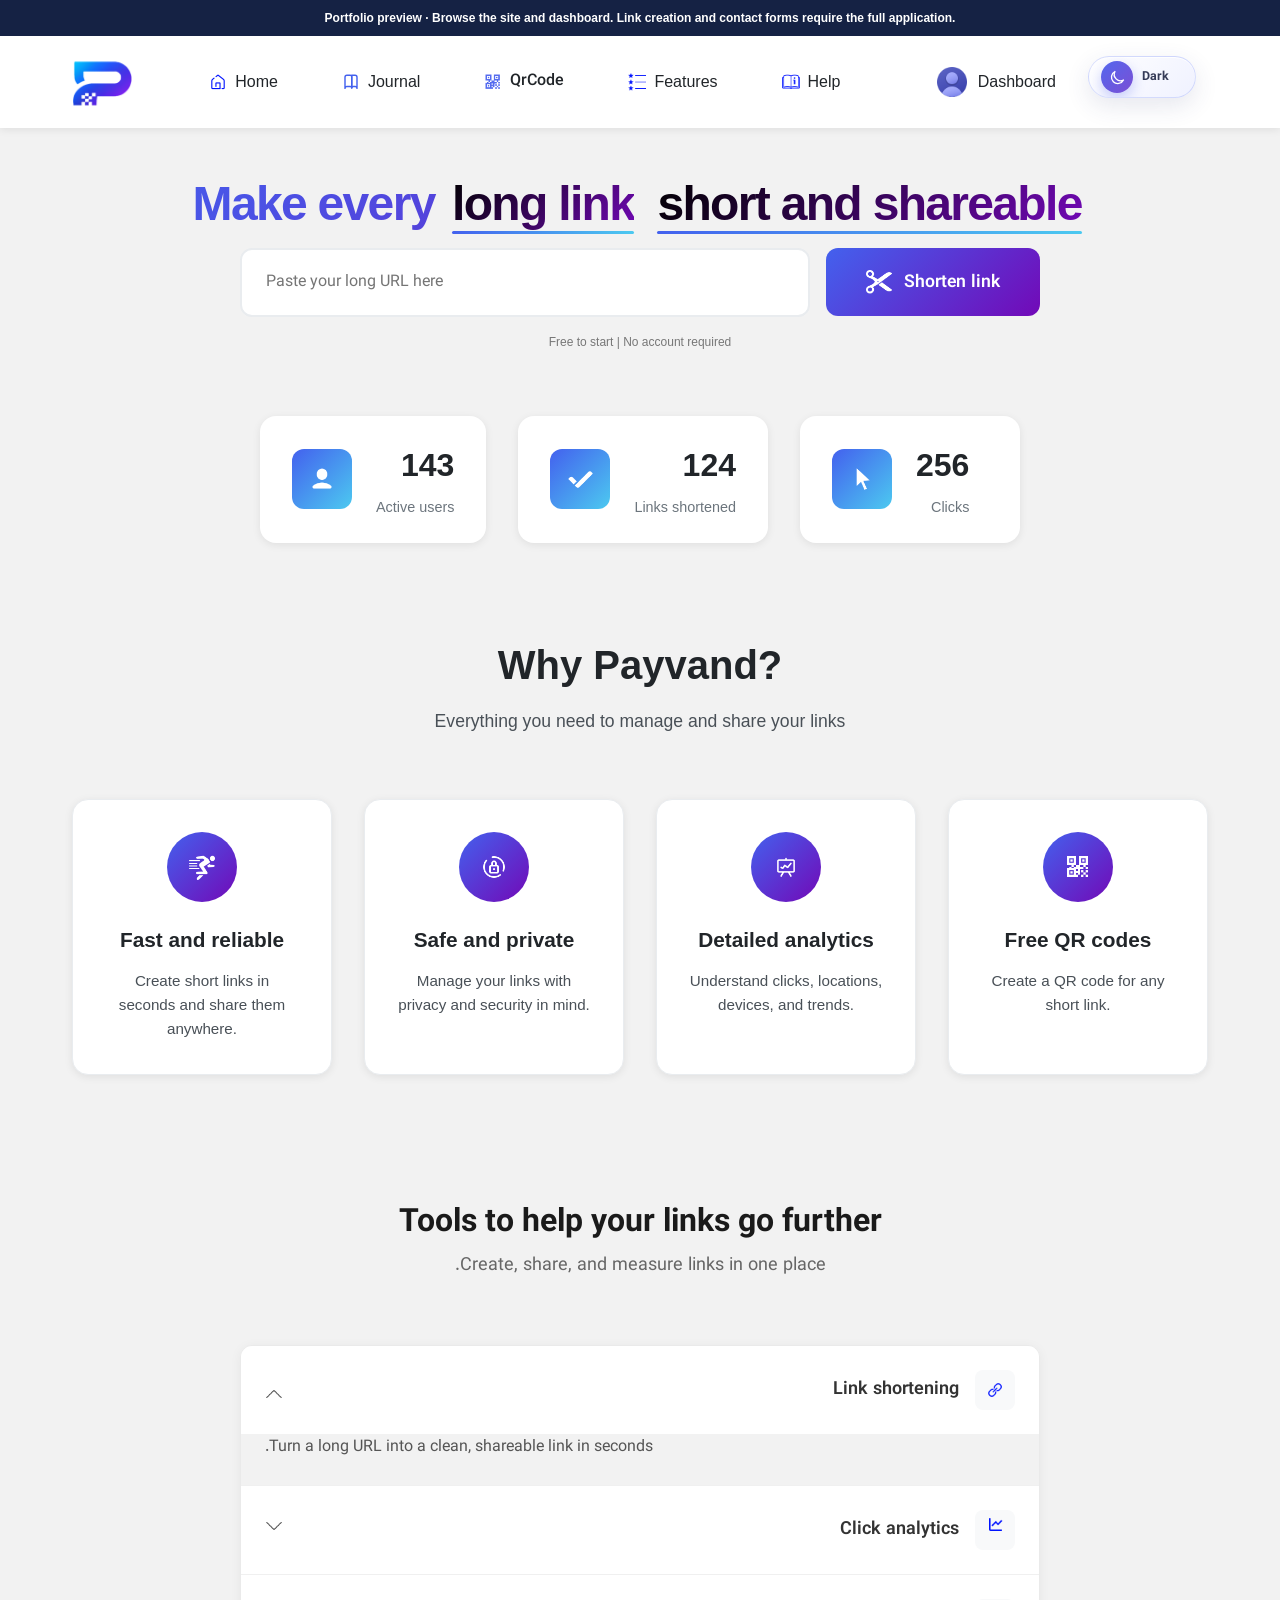
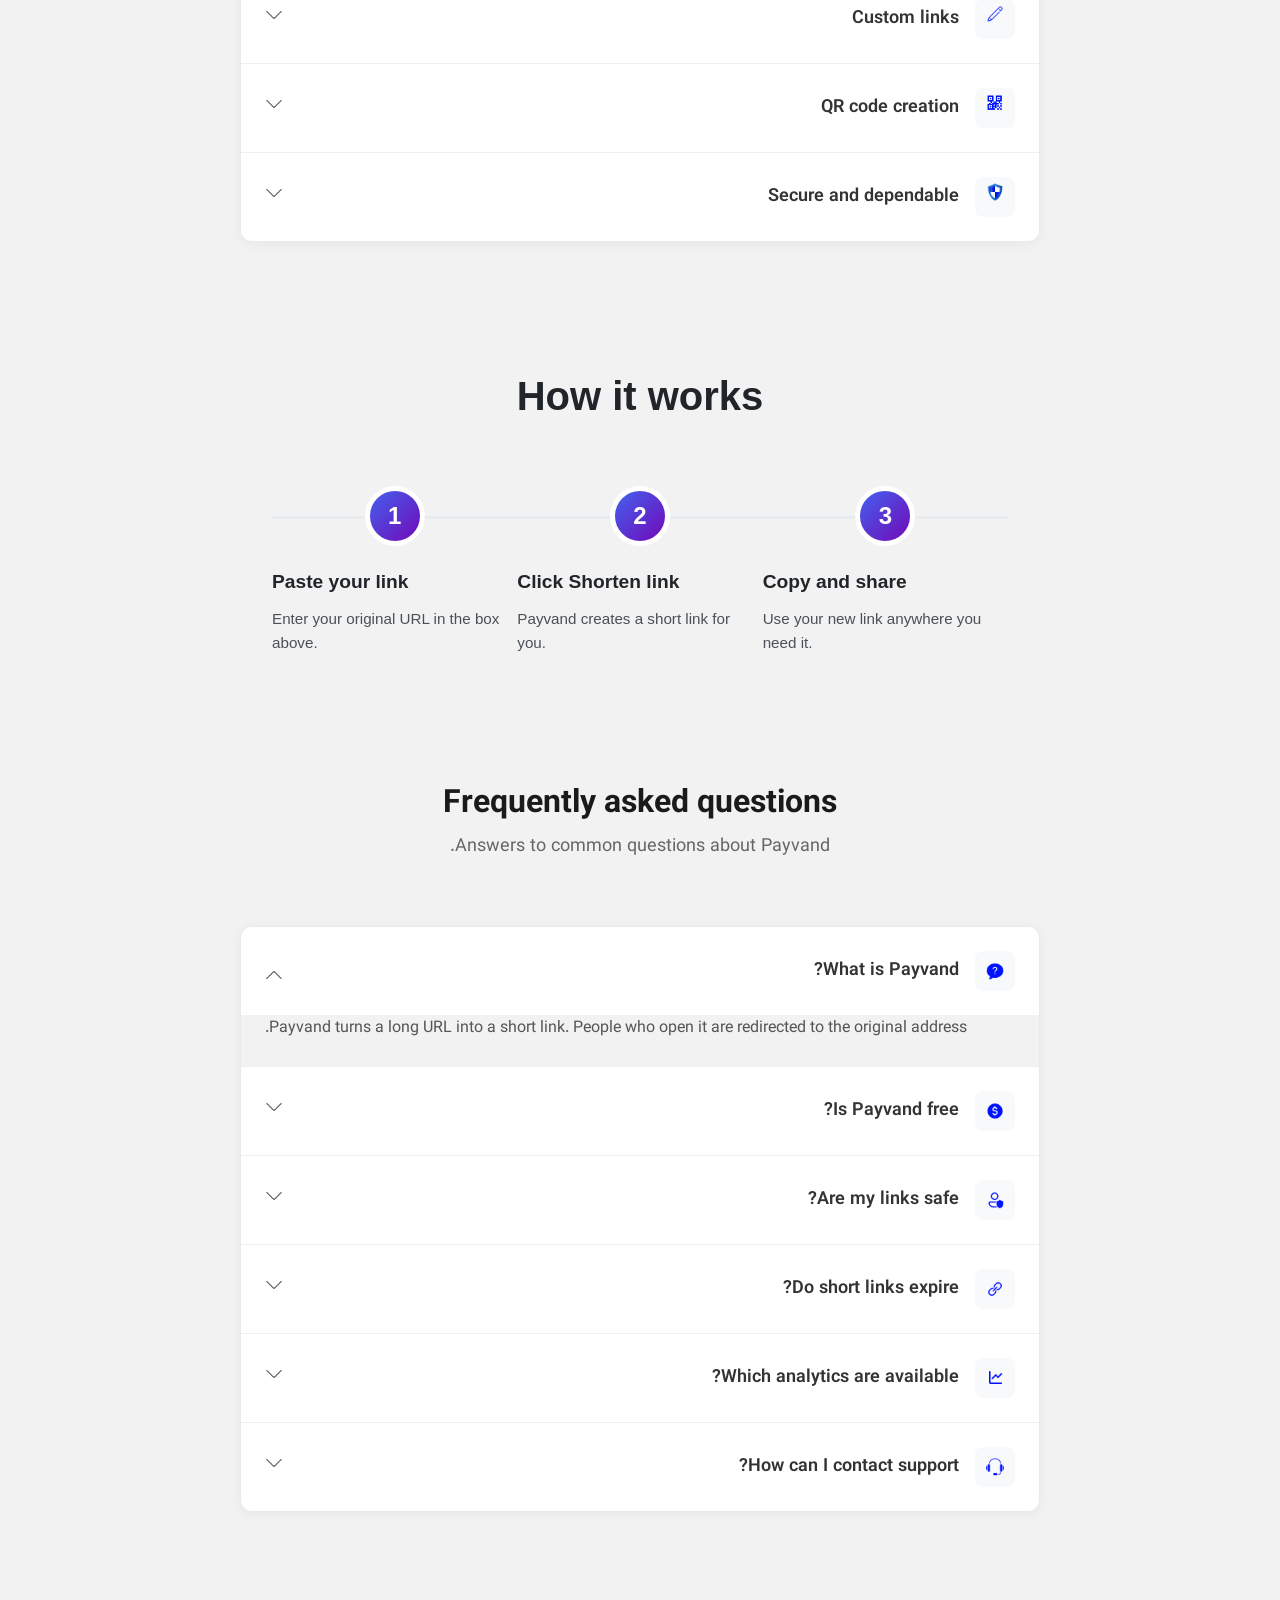
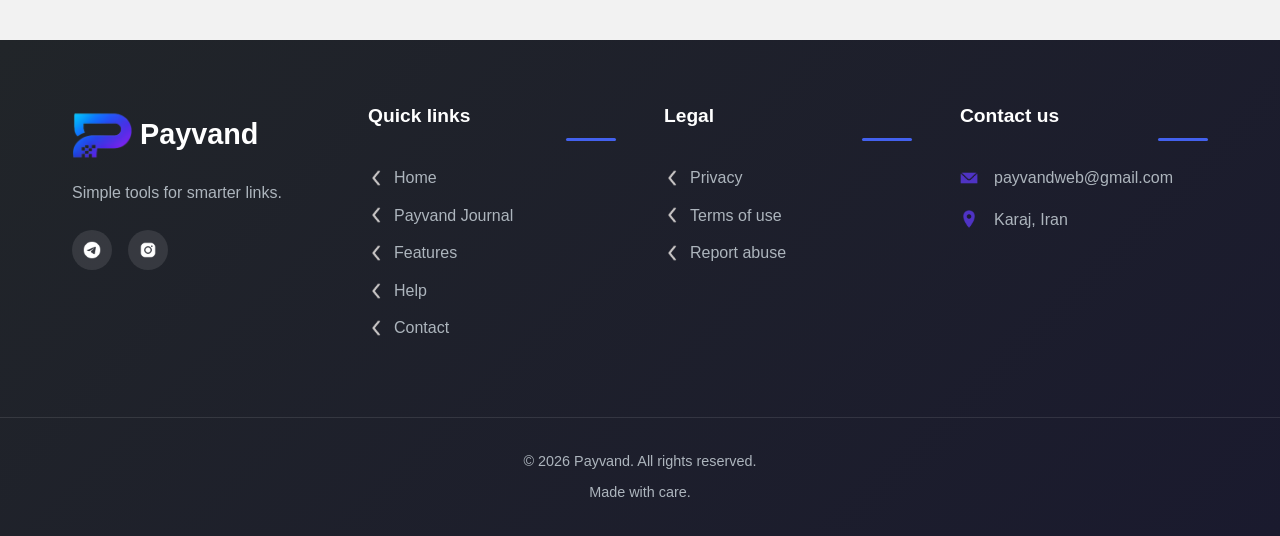
<file: docs/index.html>
<!DOCTYPE html>

<html dir="ltr" lang="en">
<head>
<meta charset="utf-8"/>
<meta content="width=device-width, initial-scale=1.0" name="viewport"/>
<meta content="Shorten long links, create QR codes, and track clicks in one simple dashboard." name="description"/>
<meta content="Payvand, free link shortener, QR code, link analytics, short links" name="keywords"/>
<meta content="index, follow, max-image-preview:large, max-snippet:-1, max-video-preview:-1" name="robots"/>
<meta content="#4361ee" name="theme-color"/>
<meta content="Payvand" name="application-name"/>
<meta content="Payvand" name="apple-mobile-web-app-title"/>
<link href="favicon.ico" rel="icon" sizes="any"/>
<meta content="Payvand" property="og:site_name"/>
<meta content="en_US" property="og:locale"/>
<meta content="website" property="og:type"/>
<meta content="Payvand | Fast, secure, free link shortener" property="og:title"/>
<meta content="Shorten long links, create QR codes, and track clicks in one simple dashboard." property="og:description"/>
<meta content="https://erfanjoghataei.github.io/Payvand-English/" property="og:url"/>
<meta content="https://erfanjoghataei.github.io/Payvand-English/Images/Logo/logo.png" property="og:image"/>
<meta content="summary_large_image" name="twitter:card"/>
<meta content="Payvand | Fast, secure, free link shortener" name="twitter:title"/>
<meta content="Shorten long links, create QR codes, and track clicks in one simple dashboard." name="twitter:description"/>
<meta content="https://erfanjoghataei.github.io/Payvand-English/Images/Logo/logo.png" name="twitter:image"/>
<title>Payvand | Fast, secure, free link shortener</title>
<script src="js/theme.js?v=bW-aOjx31ueXR8tmykn7ubf7oOZHrX5BbZyp9NOafCg"></script>
<link href="css/Fonts/Vazirmatn.css?v=Yr-kcojYnvbN6wJA-B0DH2YSS-ohwwx17djbolKoN5s" rel="stylesheet"/>
<link href="css/Home/site.css?v=-wdfD6kCHuCfxP-0UimwwGs7F8Zll-hLJoPfCvYMz2c" rel="stylesheet"/>
<link href="Payvand.UI.styles.css?v=gO_RX54i2z8Yo8VI2ybD9PQnbj8R1QTJ5hEMalgadT8" rel="stylesheet"/>
<link href="css/Home/Contact.css" rel="stylesheet"/>
<link href="css/theme.css?v=VKK-2_IEa52J5gbwQ32rbc2KxmZVsV-fwdC8UTf-9BI" rel="stylesheet"/>
<link href="css/english.css?v=header-layer-20261003" rel="stylesheet"/>
<link href="favicon.ico?v=M99SxDGOllb4gy5ilrcnsdpa4C7pzJbQvpX6XCi3LJg" rel="icon" type="image/x-icon"/>
<link href="favicon.ico?v=M99SxDGOllb4gy5ilrcnsdpa4C7pzJbQvpX6XCi3LJg" rel="icon" sizes="any"/>
<link href="favicon.ico?v=M99SxDGOllb4gy5ilrcnsdpa4C7pzJbQvpX6XCi3LJg" rel="shortcut icon"/>
<script src="js/Home/site.js"></script>
<style>.portfolio-demo-banner{position:relative;z-index:10001;padding:9px 16px;text-align:center;background:#152244;color:#fff;font:600 12px/1.5 Arial,sans-serif}</style></head>
<body><div class="portfolio-demo-banner">Portfolio preview · Browse the site and dashboard. Link creation and contact forms require the full application.</div>
<div b-pand1dq8lx="" class="page-wrapper">
<!-- هدر سایت -->
<header b-pand1dq8lx="" class="header">
<nav b-pand1dq8lx="" class="navbar">
<button b-pand1dq8lx="" class="menu-toggle">☰</button>
<a b-pand1dq8lx="" href="index.html" style="text-decoration:none;">
<div b-pand1dq8lx="" class="logo">
<img alt="Payvand Logo" b-pand1dq8lx="" class="icon icon-Logo" src="Images/Logo/logo.png"/>
</div>
</a>
<ul b-pand1dq8lx="" class="nav-menu">
<li b-pand1dq8lx=""><a b-pand1dq8lx="" class="nav-link active" href="index.html"> <img alt="Home Icon" class="icon icon-sm" src="Images/Icons/Home.png"/> Home</a></li>
<li b-pand1dq8lx="">
<a class="nav-link" href="journal.html">
<svg aria-hidden="true" b-pand1dq8lx="" class="icon icon-sm blog-nav-icon" fill="none" viewbox="0 0 24 24">
<path b-pand1dq8lx="" d="M4 5.5A2.5 2.5 0 0 1 6.5 3H11a2 2 0 0 1 2 2v15a2 2 0 0 0-2-2H6.5A2.5 2.5 0 0 0 4 20.5v-15Z"></path>
<path b-pand1dq8lx="" d="M20 5.5A2.5 2.5 0 0 0 17.5 3H13v17a2 2 0 0 1 2-2h2.5a2.5 2.5 0 0 1 2.5 2.5v-15Z"></path>
</svg>

                            Journal

                        </a>
</li>
<li b-pand1dq8lx="">
<a class="nav-link qr-header-button" href="dashboard.html#create" value="qrcode">
<img alt="QR Code Icon" b-pand1dq8lx="" class="icon icon-sm qr-header-icon" src="Images/Icons/QrCode.png"/>
<span b-pand1dq8lx="" class="qr-header-label">QrCode</span>
</a>
</li>
<li b-pand1dq8lx=""><a b-pand1dq8lx="" class="nav-link" data-section="features" href="javascript:void(0)"> <img alt="Features Icon" b-pand1dq8lx="" class="icon icon-sm" src="Images/Icons/Featurse.png"/> Features</a></li>
<li b-pand1dq8lx=""><a b-pand1dq8lx="" class="nav-link" data-section="faq" href="javascript:void(0)"> <img alt="Guide Icon" b-pand1dq8lx="" class="icon icon-sm" src="Images/Icons/Guide.png"/> Help</a></li>
</ul>
<div b-pand1dq8lx="" class="nav-actions">
<button aria-label="Enable dark mode" aria-pressed="false" b-pand1dq8lx="" class="theme-toggle" data-theme-toggle="" type="button">
<span aria-hidden="true" b-pand1dq8lx="" class="theme-toggle-icons">
<svg b-pand1dq8lx="" class="theme-icon-moon" viewbox="0 0 24 24"><path b-pand1dq8lx="" d="M20.5 15.6A9 9 0 0 1 8.4 3.5 9 9 0 1 0 20.5 15.6Z"></path></svg>
<svg b-pand1dq8lx="" class="theme-icon-sun" viewbox="0 0 24 24"><circle b-pand1dq8lx="" cx="12" cy="12" r="4"></circle><path b-pand1dq8lx="" d="M12 2v2M12 20v2M4.93 4.93l1.42 1.42M17.65 17.65l1.42 1.42M2 12h2M20 12h2M4.93 19.07l1.42-1.42M17.65 6.35l1.42-1.42"></path></svg>
</span>
<span b-pand1dq8lx="" class="theme-toggle-label">Dark</span>
</button>
<a class="nav-link" href="dashboard.html">
<img alt="Dashboard Icon" b-pand1dq8lx="" class="icon icon-profile" src="Images/Icons/ProfileIcon.png"/>
                        Dashboard
                    </a>
</div>
<button b-pand1dq8lx="" class="menu-toggle">
<i b-pand1dq8lx="" class="fas fa-bars"></i>
</button>
</nav>
</header>
<div b-pand1dq8lx="" class="container">
<main b-pand1dq8lx="" class="pb-3" role="main">
<link href="css/Home/site.css?v=-wdfD6kCHuCfxP-0UimwwGs7F8Zll-hLJoPfCvYMz2c" rel="stylesheet"/>
<link href="css/Home/LoginReq.css?v=S0dyQKAzk6q6iHymETu26jClKwbW05L2HJiqcWZb6ls" rel="stylesheet"/>
<!-- قهرمان سایت -->
<section class="hero">
<div class="hero-content">
<h1 class="hero-title">

                Make every <span class="highlight">long link</span>
<span class="highlight">short and shareable</span>
</h1>
<!-- فرم short‌سازی -->
<form data-demo-shortener="true" data-pv-error="Enter a valid URL." data-pv-validate="true" id="shortenerForm">
<div class="shortener-form">
<div class="input-group">
<input class="input-validation-error" data-val="true" data-val-required="The ShortenedLink field is required." id="ShortenedLink" name="ShortenedLink" type="hidden" value=""/>
<div class="url-input-wrapper">
<input class="url-input input-validation-error" data-pv-required="true" data-pv-url="true" data-val="true" data-val-required="The OriginalUrl field is required." id="url-input" name="OriginalUrl" placeholder="Paste your long URL here" type="text" value=""/>
</div>
<button class="shorten-btn" id="shorten-btn" type="submit">
<img alt="Cut Icon" class="icon icon-md" src="Images/Icons/Cut.png"/>

                        Shorten link

                    </button>
</div>
<div class="policy-hint">

                    Free to start | No account required

                </div>
</div>
</form>
<!-- نتیجه short‌سازی (hidden template, JS پر می‌کند) -->
<div class="result-container hidden" id="resultContainer">
<div class="short-link">
<input class="short-url-input" id="shortLinkInput" readonly="" type="text" value=""/>
<button class="copy-btn" id="copyBtn">Copy</button>
</div>
<div class="result-actions">
<button class="btn-action" id="newShortenBtn">Shorten another link</button>
<form class="inline-action-form" data-demo-form="true">
<input id="qrCodeLinkId" name="shortLinkId" type="hidden" value=""/>
<button class="btn-action" disabled="disabled" title="Available in the full application" type="submit">Download QR code</button>
</form>
<a class="btn-action" href="" id="analyticsLink">View link analytics</a>
</div>
</div>
<!-- Login Required Prompt (hidden template, JS نمایش می‌دهد) -->
<div class="login-prompt-card hidden" id="loginPromptContainer">
<div class="card-content">
<img alt="Payvand Logo" class="icon icon-Logo" src="Images/Logo/logo.png"/>
<h3 class="card-title">You reached your monthly link limit</h3>
<p class="card-message">

                        Open your dashboard to manage your links and QR codes.
                    </p>
<div class="button-group">
<a class="btn btn-primary" href="dashboard.html" style="text-decoration:none; color:white;">
<i class="fas fa-chart-line"></i>
                            Open Dashboard
                        </a>
</div>
</div>
</div>
<!-- alert برای Message خطا -->
<div class="custom-alert" id="customAlert" style="display:none;"></div>
</div>
<!-- Analytics زنده -->
<div class="live-stats">
<div class="stat-card">
<div class="stat-icon">
<img alt="User Icon" class="icon icon-md" src="Images/Icons/User.png"/>
</div>
<div class="stat-info">
<div class="stat-number" id="user-count">143</div>
<div class="stat-label">Active users</div>
</div>
</div>
<div class="stat-card">
<div class="stat-icon">
<img alt="Done Icon" class="icon icon-md" src="Images/Icons/Done.png"/>
</div>
<div class="stat-info">
<div class="stat-number" id="link-count">124</div>
<div class="stat-label">Links shortened</div>
</div>
</div>
<div class="stat-card">
<div class="stat-icon">
<img alt="Click Icon" class="icon icon-md" src="Images/Icons/Click.png"/>
</div>
<div class="stat-info">
<div class="stat-number" id="click-count">256</div>
<div class="stat-label">Clicks</div>
</div>
</div>
</div>
</section>
<!-- Features -->
<section class="features">
<h2 class="section-title">Why Payvand?</h2>
<p class="section-subtitle">Everything you need to manage and share your links</p>
<div class="features-grid">
<div class="feature-card">
<div class="feature-icon">
<img alt="Fast Icon" class="icon icon-md" src="Images/Icons/Fast.png"/>
</div>
<h3 class="feature-title">Fast and reliable</h3>
<p class="feature-description">

                    Create short links in seconds and share them anywhere.

                </p>
</div>
<div class="feature-card">
<div class="feature-icon">
<img alt="Secure Icon" class="icon icon-md" src="Images/Icons/Secure.png"/>
</div>
<h3 class="feature-title">Safe and private</h3>
<p class="feature-description">

                    Manage your links with privacy and security in mind.

                </p>
</div>
<div class="feature-card">
<div class="feature-icon">
<img alt="Statistics Icon" class="icon icon-md" src="Images/Icons/statistics.png"/>
</div>
<h3 class="feature-title">Detailed analytics</h3>
<p class="feature-description">

                    Understand clicks, locations, devices, and trends.

                </p>
</div>
<div class="feature-card">
<div class="feature-icon">
<img alt="QrCode Icon" class="icon icon-md" src="Images/Icons/QrCodeW.png"/>
</div>
<h3 class="feature-title">Free QR codes</h3>
<p class="feature-description">

                    Create a QR code for any short link.

                </p>
</div>
</div>
</section>
<section id="features">
<div class="features-container">
<div class="section-header">
<h2 class="section-title">Tools to help your links go further</h2>
<p class="section-subtitle">Create, share, and measure links in one place.</p>
</div>
<div class="accordion">
<div class="accordion-item active">
<button class="accordion-header">
<span class="accordion-icon">
<img alt="Link Icon" class="icon icon-sm" src="Images/Icons/Link.png"/>
</span>
<span class="accordion-title">Link shortening</span>
<span class="accordion-arrow">
<img alt="DownArrow Icon" class="icon icon-sm" src="Images/Icons/ArrowDown.png"/>
</span>
</button>
<div class="accordion-content">
<div class="accordion-body">
<p>Turn a long URL into a clean, shareable link in seconds.</p>
</div>
</div>
</div>
<div class="accordion-item">
<button class="accordion-header">
<span class="accordion-icon">
<i class="fas fa-chart-line"> <img alt="Chart Icon" class="icon icon-sm" src="Images/Icons/Chart.png"/></i>
</span>
<span class="accordion-title">Click analytics</span>
<span class="accordion-arrow">
<img alt="DownArrow Icon" class="icon icon-sm" src="Images/Icons/ArrowDown.png"/>
</span>
</button>
<div class="accordion-content">
<div class="accordion-body">
<p>See when and where people open your links so you can learn what works.</p>
</div>
</div>
</div>
<div class="accordion-item">
<button class="accordion-header">
<span class="accordion-icon">
<i class="fas fa-pen"> <img alt="Pencil Icon" class="icon icon-sm" src="Images/Icons/Pencil.png"/></i>
</span>
<span class="accordion-title">Custom links</span>
<span class="accordion-arrow">
<img alt="DownArrow Icon" class="icon icon-sm" src="Images/Icons/ArrowDown.png"/>
</span>
</button>
<div class="accordion-content">
<div class="accordion-body">
<p>Choose memorable names for links you share with your audience.</p>
</div>
</div>
</div>
<div class="accordion-item">
<button class="accordion-header">
<span class="accordion-icon">
<i class="fas fa-qrcode"> <img alt="QrCode Icon" class="icon icon-sm" src="Images/Icons/QrCode.png"/></i>
</span>
<span class="accordion-title">QR code creation</span>
<span class="accordion-arrow">
<img alt="DownArrow Icon" class="icon icon-sm" src="Images/Icons/ArrowDown.png"/>
</span>
</button>
<div class="accordion-content">
<div class="accordion-body">
<p>Create a QR code for your short link and use it online or in print.</p>
</div>
</div>
</div>
<div class="accordion-item">
<button class="accordion-header">
<span class="accordion-icon">
<i class="fas fa-shield-alt"> <img alt="Shield Icon" class="icon icon-sm" src="Images/Icons/Shield.png"/></i>
</span>
<span class="accordion-title">Secure and dependable</span>
<span class="accordion-arrow">
<img alt="DownArrow Icon" class="icon icon-sm" src="Images/Icons/ArrowDown.png"/>
</span>
</button>
<div class="accordion-content">
<div class="accordion-body">
<p>Share links with confidence and keep track of their activity.</p>
</div>
</div>
</div>
</div>
</div>
</section>
<!-- نحوه کار -->
<section class="how-it-works">
<h2 class="section-title">How it works</h2>
<div class="steps">
<div class="step">
<div class="step-number">1</div>
<div class="step-content">
<h3>Paste your link</h3>
<p>Enter your original URL in the box above.</p>
</div>
</div>
<div class="step">
<div class="step-number">2</div>
<div class="step-content">
<h3>Click Shorten link</h3>
<p>Payvand creates a short link for you.</p>
</div>
</div>
<div class="step">
<div class="step-number">3</div>
<div class="step-content">
<h3>Copy and share</h3>
<p>Use your new link anywhere you need it.</p>
</div>
</div>
</div>
</section>
<section id="faq">
<div class="faq-container">
<div class="section-header">
<h2 class="section-title">Frequently asked questions</h2>
<p class="section-subtitle">Answers to common questions about Payvand.</p>
</div>
<div class="accordion">
<div class="accordion-item active">
<button class="accordion-header">
<span class="accordion-icon">
<img alt="QuestionMark Icon" class="icon icon-sm" src="Images/Icons/QuestionMark.png"/>
</span>
<span class="accordion-title">What is Payvand?</span>
<span class="accordion-arrow">
<img alt="DownArrow Icon" class="icon icon-sm" src="Images/Icons/ArrowDown.png"/>
</span>
</button>
<div class="accordion-content">
<div class="accordion-body">
<p>Payvand turns a long URL into a short link. People who open it are redirected to the original address.</p>
</div>
</div>
</div>
<div class="accordion-item">
<button class="accordion-header">
<span class="accordion-icon">
<img alt="DollarSigne Icon" class="icon icon-sm" src="Images/Icons/DollarSigne.png"/>
</span>
<span class="accordion-title">Is Payvand free?</span>
<span class="accordion-arrow">
<img alt="DownArrow Icon" class="icon icon-sm" src="Images/Icons/ArrowDown.png"/>
</span>
</button>
<div class="accordion-content">
<div class="accordion-body">
<p>The basic link shortener is free. Check your account for available limits and features.</p>
</div>
</div>
</div>
<div class="accordion-item">
<button class="accordion-header">
<span class="accordion-icon">
<img alt="UserSequred Icon" class="icon icon-sm" src="Images/Icons/UserSequred.png"/>
</span>
<span class="accordion-title">Are my links safe?</span>
<span class="accordion-arrow">
<img alt="DownArrow Icon" class="icon icon-sm" src="Images/Icons/ArrowDown.png"/>
</span>
</button>
<div class="accordion-content">
<div class="accordion-body">
<p>Payvand uses HTTPS and checks links for harmful destinations. Report suspicious links using the form below.</p>
</div>
</div>
</div>
<div class="accordion-item">
<button class="accordion-header">
<span class="accordion-icon">
<img alt="Link Icon" class="icon icon-sm" src="Images/Icons/Link.png"/>
</span>
<span class="accordion-title">Do short links expire?</span>
<span class="accordion-arrow">
<img alt="DownArrow Icon" class="icon icon-sm" src="Images/Icons/ArrowDown.png"/>
</span>
</button>
<div class="accordion-content">
<div class="accordion-body">
<p>Links remain active until you remove them, subject to your account settings.</p>
</div>
</div>
</div>
<div class="accordion-item">
<button class="accordion-header">
<span class="accordion-icon">
<img alt="Chart Icon" class="icon icon-sm" src="Images/Icons/Chart.png"/>
</span>
<span class="accordion-title">Which analytics are available?</span>
<span class="accordion-arrow">
<img alt="DownArrow Icon" class="icon icon-sm" src="Images/Icons/ArrowDown.png"/>
</span>
</button>
<div class="accordion-content">
<div class="accordion-body">
<p>View click counts and available information about visitors, devices, and traffic sources.</p>
</div>
</div>
</div>
<div class="accordion-item">
<button class="accordion-header">
<span class="accordion-icon">
<img alt="Support Icon" class="icon icon-sm" src="Images/Icons/Support.png"/>
</span>
<span class="accordion-title">How can I contact support?</span>
<span class="accordion-arrow">
<img alt="DownArrow Icon" class="icon icon-sm" src="Images/Icons/ArrowDown.png"/>
</span>
</button>
<div class="accordion-content">
<div class="accordion-body">
<p>Use the contact form or email payvandweb@gmail.com and the team will get back to you.</p>
</div>
</div>
</div>
</div>
</div>
</section>
</main>
</div>
<!-- فوتر -->
<div b-pand1dq8lx="" class="footer">
<div b-pand1dq8lx="" class="footer-content">
<div b-pand1dq8lx="" class="footer-section">
<a b-pand1dq8lx="" class="footer-logo" href="index.html" style="text-decoration:none;color:inherit;">
<img alt="" b-pand1dq8lx="" class="icon icon-Logo" src="Images/Logo/logo.png"/>

                        Payvand

                    </a>
<p b-pand1dq8lx="" class="footer-description">

                        Simple tools for smarter links.

                    </p>
<div b-pand1dq8lx="" class="social-links">
<a b-pand1dq8lx="" class="social-link" href="https://payvnd.ir/pH4ZtQ" target="_blank"> <img alt="Telegram Icon" b-pand1dq8lx="" class="icon icon-sm" src="Images/Icons/Telegram.png"/></a>
<a b-pand1dq8lx="" class="social-link" href="https://payvnd.ir/3JnvSZ" target="_blank"> <img alt="Instagram Icon" b-pand1dq8lx="" class="icon icon-sm" src="Images/Icons/Instagram.png"/></a>
</div>
</div>
<div b-pand1dq8lx="" class="footer-section">
<h4 b-pand1dq8lx="">Quick links</h4>
<ul b-pand1dq8lx="" class="footer-links">
<li b-pand1dq8lx=""><a b-pand1dq8lx="" href="index.html"><img alt="" b-pand1dq8lx="" class="icon icon-sm" src="Images/Icons/LeftArrow.png"/>Home</a></li>
<li b-pand1dq8lx=""><a href="journal.html"><img alt="" b-pand1dq8lx="" class="icon icon-sm" src="Images/Icons/LeftArrow.png"/>Payvand Journal</a></li>
<li b-pand1dq8lx=""><a b-pand1dq8lx="" data-section="features" href="#"><img alt="Left Arrow" b-pand1dq8lx="" class="icon icon-sm" src="Images/Icons/LeftArrow.png"/> Features</a></li>
<li b-pand1dq8lx=""><a b-pand1dq8lx="" data-section="faq" href="#"><img alt="Left Arrow" b-pand1dq8lx="" class="icon icon-sm" src="Images/Icons/LeftArrow.png"/>Help</a></li>
<li b-pand1dq8lx=""><a b-pand1dq8lx="" href="#" id="ContactBtn"><img alt="Left Arrow" b-pand1dq8lx="" class="icon icon-sm" src="Images/Icons/LeftArrow.png"/>Contact</a></li>
</ul>
</div>
<div b-pand1dq8lx="" class="footer-section">
<h4 b-pand1dq8lx="">Legal</h4>
<ul b-pand1dq8lx="" class="footer-links">
<li b-pand1dq8lx=""><a b-pand1dq8lx="" href="privacy.html"><img alt="Left Arrow" b-pand1dq8lx="" class="icon icon-sm" src="Images/Icons/LeftArrow.png"/> Privacy</a></li>
<li b-pand1dq8lx=""><a b-pand1dq8lx="" href="terms.html"><img alt="Left Arrow" b-pand1dq8lx="" class="icon icon-sm" src="Images/Icons/LeftArrow.png"/>  Terms of use</a></li>
<li b-pand1dq8lx=""><a b-pand1dq8lx="" href="#" id="ViolationReportBtn"><img alt="Left Arrow" b-pand1dq8lx="" class="icon icon-sm" src="Images/Icons/LeftArrow.png"/>  Report abuse</a></li>
</ul>
</div>
<div b-pand1dq8lx="" class="footer-section">
<h4 b-pand1dq8lx="">Contact us</h4>
<ul b-pand1dq8lx="" class="footer-contact">
<li b-pand1dq8lx=""><img alt="Email Icon" b-pand1dq8lx="" class="icon icon-sm" src="Images/Icons/Email.png"/>payvandweb@gmail.com</li>
<li b-pand1dq8lx=""><img alt="Location Icon" b-pand1dq8lx="" class="icon icon-sm" src="Images/Icons/Location.png"/>Karaj, Iran</li>
</ul>
</div>
</div>
<div b-pand1dq8lx="" class="footer-bottom">
<p b-pand1dq8lx="">© 2026 Payvand. All rights reserved.</p>
<p b-pand1dq8lx="">Made with care.</p>
</div>
</div>
<!-- Contact Modal -->
<div b-pand1dq8lx="" class="modal-overlay" id="contactModal">
<div b-pand1dq8lx="" class="modal-container">
<div b-pand1dq8lx="" class="modal-header">
<button b-pand1dq8lx="" class="close-button" id="closeModal">×</button>
<h2 b-pand1dq8lx="" class="modal-title">Contact us</h2>
</div>
<div b-pand1dq8lx="" class="modal-body">
<form data-demo-form="true" data-pv-disable-submit="true" data-pv-error="Complete the contact form correctly." data-pv-validate="true" id="contactForm">
<input id="Messagemodel_UserId" name="Messagemodel.UserId" type="hidden" value="1086"/>
<div b-pand1dq8lx="" class="form-group">
<label class="form-label" for="Messagemodel_FullName">Full name</label>
<input class="form-control input-validation-error" data-pv-min="2" data-pv-required="true" data-val="true" data-val-length="The field FullName must be a string with a maximum length of 100." data-val-length-max="100" data-val-required="Enter your full name." id="name" maxlength="100" name="Messagemodel.FullName" placeholder="Enter your name" type="text" value=""/>
<span class="field-validation-error" data-valmsg-for="Messagemodel.FullName" data-valmsg-replace="true">Enter your full name.</span>
</div>
<div b-pand1dq8lx="" class="form-group">
<label class="form-label" for="Messagemodel_Email">Email</label>
<input class="form-control input-validation-error" data-pv-email="true" data-pv-required="true" data-val="true" data-val-email="Enter a valid email address." data-val-length="The field Email must be a string with a maximum length of 254." data-val-length-max="254" data-val-required="Enter your email." id="email" maxlength="254" name="Messagemodel.Email" placeholder="Enter a valid email address" type="email" value=""/>
<span class="field-validation-error" data-valmsg-for="Messagemodel.Email" data-valmsg-replace="true">Enter your email.</span>
</div>
<div b-pand1dq8lx="" class="form-group">
<label class="form-label" for="Messagemodel_Topic">Subject</label>
<input class="form-control input-validation-error" data-pv-min="3" data-pv-required="true" data-val="true" data-val-length="The field Topic must be a string with a maximum length of 150." data-val-length-max="150" data-val-required="Enter a subject." id="subject" maxlength="150" name="Messagemodel.Topic" placeholder="Enter a subject" type="text" value=""/>
<span class="field-validation-error" data-valmsg-for="Messagemodel.Topic" data-valmsg-replace="true">Enter a subject.</span>
</div>
<div b-pand1dq8lx="" class="form-group">
<label class="form-label" for="Messagemodel_Message">Message</label>
<textarea class="form-control input-validation-error" data-pv-min="10" data-pv-required="true" data-val="true" data-val-length="The field Message must be a string with a maximum length of 4000." data-val-length-max="4000" data-val-required="Enter your message." id="message" maxlength="4000" name="Messagemodel.Message" placeholder="Write your message...">

</textarea>
<span class="field-validation-error" data-valmsg-for="Messagemodel.Message" data-valmsg-replace="true">Enter your message.</span>
</div>
<button b-pand1dq8lx="" class="submit-button" disabled="disabled" title="Available in the full application" type="submit">Send message</button>
</form>
<div b-pand1dq8lx="" class="contact-info">
<div b-pand1dq8lx="" class="info-item"><img alt="" b-pand1dq8lx="" class="icon icon-sm" src="Images/Icons/Email.png"/><span b-pand1dq8lx="">Email: payvandweb@gmail.com</span></div>
<div b-pand1dq8lx="" class="info-item"><img alt="" b-pand1dq8lx="" class="icon icon-sm" src="Images/Icons/Location.png"/><span b-pand1dq8lx="">Location: Karaj, Iran</span></div>
</div>
</div>
</div>
</div>
</div>
<!-- Violation Report Modal -->
<div b-pand1dq8lx="" class="modal-overlay" id="violationReportModal">
<div b-pand1dq8lx="" class="modal-container">
<div b-pand1dq8lx="" class="modal-header">
<button b-pand1dq8lx="" class="close-button" id="closeViolationReportModal">×</button>
<h2 b-pand1dq8lx="" class="modal-title">Report abuse</h2>
</div>
<div b-pand1dq8lx="" class="modal-body">
<form data-demo-form="true" data-pv-disable-submit="true" data-pv-error="Complete the report form correctly." data-pv-validate="true" id="violationReportForm">
<div b-pand1dq8lx="" class="form-group">
<label class="form-label" for="ViolationReport_ReportedUrl">Reported URL</label>
<input class="form-control input-validation-error" data-pv-required="true" data-val="true" data-val-required="Enter the reported URL." dir="ltr" id="reportedUrl" name="ViolationReport.ReportedUrl" placeholder="payvand.ir/abc123" type="text" value=""/>
<span class="field-validation-error" data-valmsg-for="ViolationReport.ReportedUrl" data-valmsg-replace="true">Enter the reported URL.</span>
</div>
<div b-pand1dq8lx="" class="form-group">
<label class="form-label" for="ViolationReport_Reason">Reason for report</label>
<select class="form-control input-validation-error" data-pv-required="true" data-val="true" data-val-required="Choose a reason for the report." id="reportReason" name="ViolationReport.Reason">
<option selected="selected" value="">Select a reason</option>
<option value="phishing">Phishing or impersonation</option>
<option value="malware">Malware</option>
<option value="spam">Spam</option>
<option value="abuse">Abusive or illegal content</option>
<option value="other">Other</option>
</select>
<span class="field-validation-error" data-valmsg-for="ViolationReport.Reason" data-valmsg-replace="true">Choose a reason for the report.</span>
</div>
<div b-pand1dq8lx="" class="form-group">
<label class="form-label" for="ViolationReport_Description">Details</label>
<textarea class="form-control input-validation-error" data-pv-min="10" data-pv-required="true" data-val="true" data-val-minlength="Details must be at least 10 characters." data-val-minlength-min="10" data-val-required="Enter the report details." id="reportDescription" name="ViolationReport.Description" placeholder="Describe the problem...">

</textarea>
<span class="field-validation-error" data-valmsg-for="ViolationReport.Description" data-valmsg-replace="true">Enter the report details.</span>
</div>
<div b-pand1dq8lx="" class="form-group">
<label class="form-label" for="ViolationReport_ReporterEmail">Your email (optional)</label>
<input class="form-control" data-pv-email="true" data-val="true" data-val-email="Enter a valid email address." dir="ltr" id="reporterEmail" name="ViolationReport.ReporterEmail" placeholder="name@example.com" type="email" value=""/>
<span class="field-validation-valid" data-valmsg-for="ViolationReport.ReporterEmail" data-valmsg-replace="true"></span>
</div>
<button b-pand1dq8lx="" class="submit-button" disabled="disabled" title="Available in the full application" type="submit">Submit report</button>
</form>
</div>
</div>
</div>
<script defer="True" src="demo.js?v=accordion-20261003"></script></body>
</html>
</file>
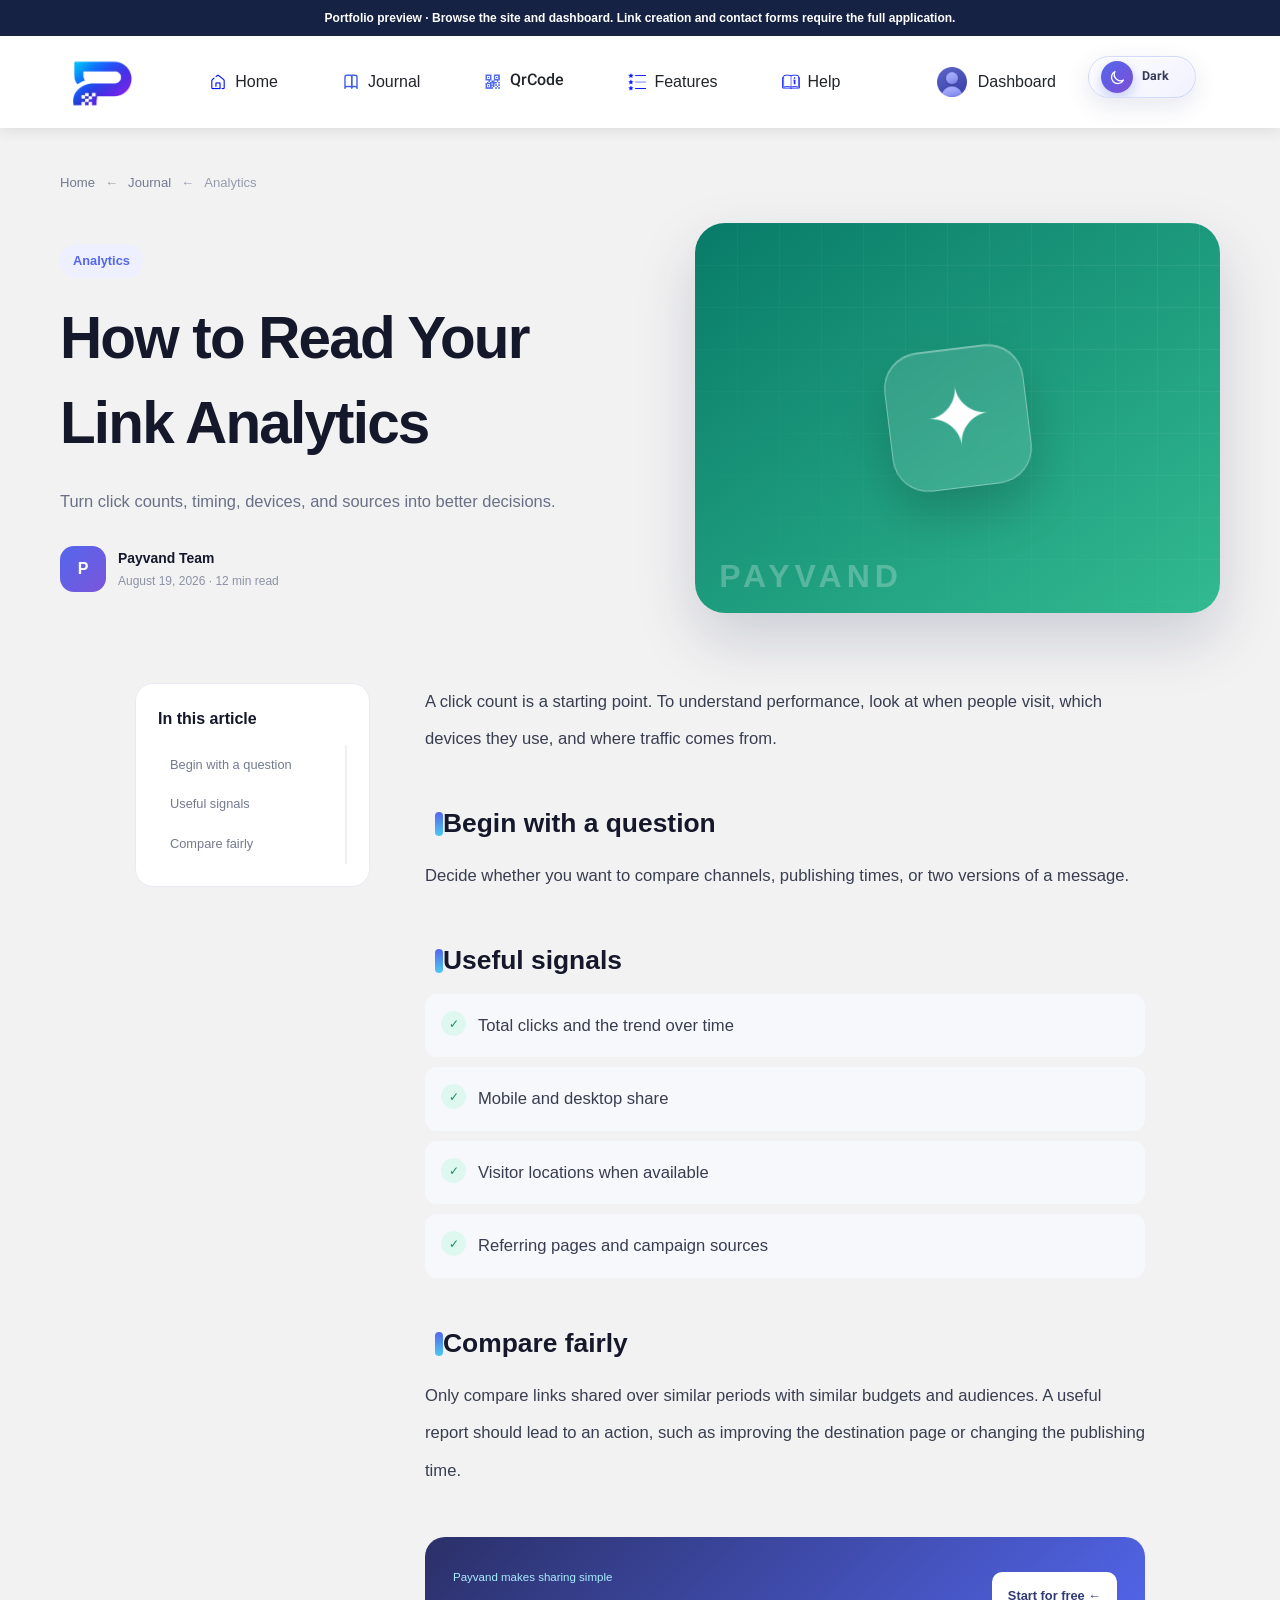
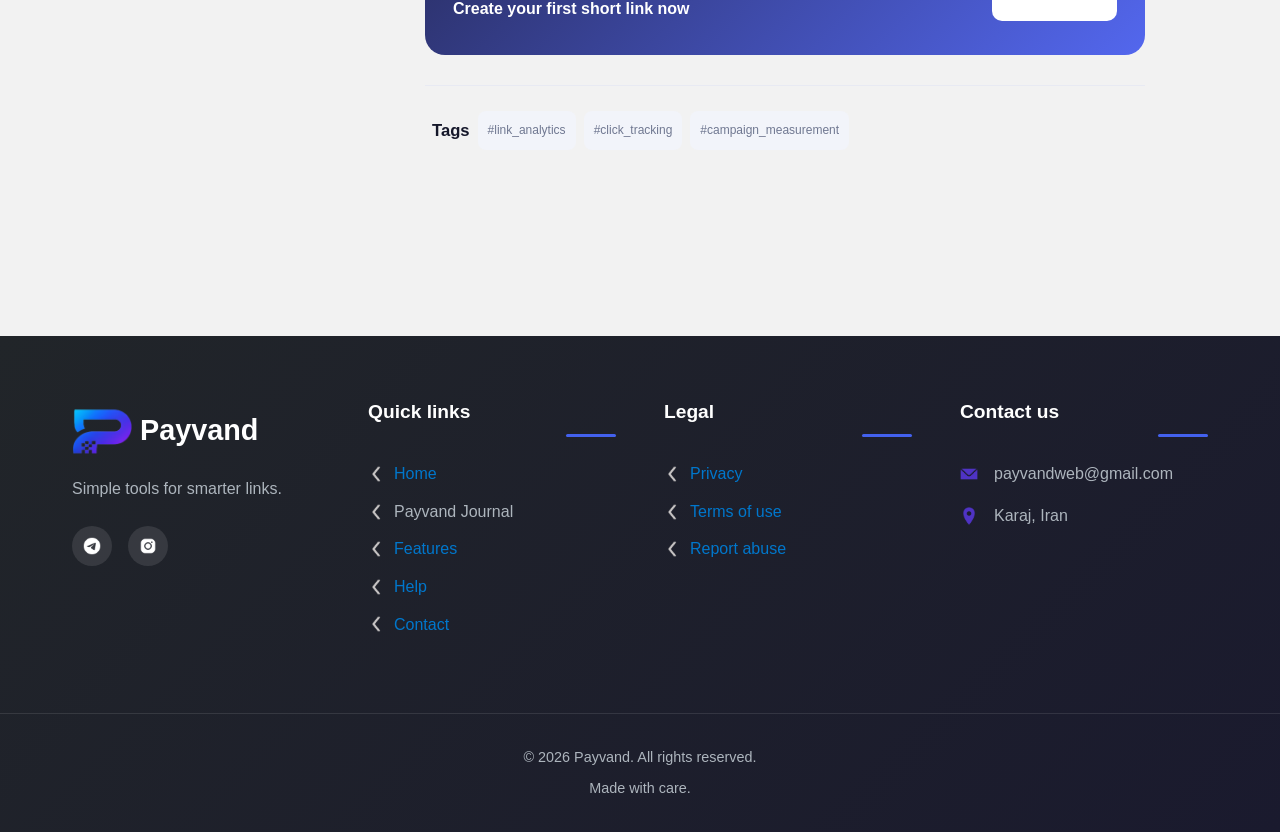
<file: docs/article-analyze-link-clicks.html>
<!DOCTYPE html>

<html dir="ltr" lang="en">
<head>
<meta charset="utf-8"/>
<meta content="width=device-width, initial-scale=1.0" name="viewport"/>
<meta content="Use click analytics to improve campaigns and sharing." name="description"/>
<meta content="link analytics, click tracking, campaign measurement" name="keywords"/>
<meta content="index, follow, max-image-preview:large, max-snippet:-1, max-video-preview:-1" name="robots"/>
<meta content="#4361ee" name="theme-color"/>
<meta content="Payvand" name="application-name"/>
<meta content="Payvand" name="apple-mobile-web-app-title"/>
<link href="favicon.ico" rel="icon" sizes="any"/>
<meta content="Payvand" property="og:site_name"/>
<meta content="en_US" property="og:locale"/>
<meta content="article" property="og:type"/>
<meta content="Link Analytics Guide | Payvand" property="og:title"/>
<meta content="Use click analytics to improve campaigns and sharing." property="og:description"/>
<meta content="https://erfanjoghataei.github.io/Payvand-English/article-analyze-link-clicks.html" property="og:url"/>
<meta content="https://erfanjoghataei.github.io/Payvand-English/Images/Logo/logo.png" property="og:image"/>
<meta content="summary_large_image" name="twitter:card"/>
<meta content="Link Analytics Guide | Payvand" name="twitter:title"/>
<meta content="Use click analytics to improve campaigns and sharing." name="twitter:description"/>
<meta content="https://erfanjoghataei.github.io/Payvand-English/Images/Logo/logo.png" name="twitter:image"/>
<title>Link Analytics Guide | Payvand</title>
<script src="js/theme.js?v=bW-aOjx31ueXR8tmykn7ubf7oOZHrX5BbZyp9NOafCg"></script>
<link href="css/Fonts/Vazirmatn.css?v=Yr-kcojYnvbN6wJA-B0DH2YSS-ohwwx17djbolKoN5s" rel="stylesheet"/>
<link href="css/Home/site.css?v=-wdfD6kCHuCfxP-0UimwwGs7F8Zll-hLJoPfCvYMz2c" rel="stylesheet"/>
<link href="Payvand.UI.styles.css?v=gO_RX54i2z8Yo8VI2ybD9PQnbj8R1QTJ5hEMalgadT8" rel="stylesheet"/>
<link href="css/Home/Contact.css" rel="stylesheet"/>
<link href="css/theme.css?v=VKK-2_IEa52J5gbwQ32rbc2KxmZVsV-fwdC8UTf-9BI" rel="stylesheet"/>
<link href="css/english.css?v=header-layer-20261003" rel="stylesheet"/>
<link href="favicon.ico?v=M99SxDGOllb4gy5ilrcnsdpa4C7pzJbQvpX6XCi3LJg" rel="icon" type="image/x-icon"/>
<link href="favicon.ico?v=M99SxDGOllb4gy5ilrcnsdpa4C7pzJbQvpX6XCi3LJg" rel="icon" sizes="any"/>
<link href="favicon.ico?v=M99SxDGOllb4gy5ilrcnsdpa4C7pzJbQvpX6XCi3LJg" rel="shortcut icon"/>
<script src="js/Home/site.js"></script>
<style>.portfolio-demo-banner{position:relative;z-index:10001;padding:9px 16px;text-align:center;background:#152244;color:#fff;font:600 12px/1.5 Arial,sans-serif}</style></head>
<body><div class="portfolio-demo-banner">Portfolio preview · Browse the site and dashboard. Link creation and contact forms require the full application.</div>
<div b-pand1dq8lx="" class="page-wrapper">
<!-- هدر سایت -->
<header b-pand1dq8lx="" class="header">
<nav b-pand1dq8lx="" class="navbar">
<button b-pand1dq8lx="" class="menu-toggle">☰</button>
<a b-pand1dq8lx="" href="index.html" style="text-decoration:none;">
<div b-pand1dq8lx="" class="logo">
<img alt="Payvand Logo" b-pand1dq8lx="" class="icon icon-Logo" src="Images/Logo/logo.png"/>
</div>
</a>
<ul b-pand1dq8lx="" class="nav-menu">
<li b-pand1dq8lx=""><a b-pand1dq8lx="" class="nav-link" href="index.html"> <img alt="Home Icon" class="icon icon-sm" src="Images/Icons/Home.png"/> Home</a></li>
<li b-pand1dq8lx="">
<a class="nav-link active" href="journal.html">
<svg aria-hidden="true" b-pand1dq8lx="" class="icon icon-sm blog-nav-icon" fill="none" viewbox="0 0 24 24">
<path b-pand1dq8lx="" d="M4 5.5A2.5 2.5 0 0 1 6.5 3H11a2 2 0 0 1 2 2v15a2 2 0 0 0-2-2H6.5A2.5 2.5 0 0 0 4 20.5v-15Z"></path>
<path b-pand1dq8lx="" d="M20 5.5A2.5 2.5 0 0 0 17.5 3H13v17a2 2 0 0 1 2-2h2.5a2.5 2.5 0 0 1 2.5 2.5v-15Z"></path>
</svg>

                            Journal

                        </a>
</li>
<li b-pand1dq8lx="">
<a class="nav-link qr-header-button" href="dashboard.html#create" value="qrcode">
<img alt="QR Code Icon" b-pand1dq8lx="" class="icon icon-sm qr-header-icon" src="Images/Icons/QrCode.png"/>
<span b-pand1dq8lx="" class="qr-header-label">QrCode</span>
</a>
</li>
<li b-pand1dq8lx=""><a b-pand1dq8lx="" class="nav-link" href="index.html#features"> <img alt="Features Icon" b-pand1dq8lx="" class="icon icon-sm" src="Images/Icons/Featurse.png"/> Features</a></li>
<li b-pand1dq8lx=""><a b-pand1dq8lx="" class="nav-link" href="index.html#faq"> <img alt="Guide Icon" b-pand1dq8lx="" class="icon icon-sm" src="Images/Icons/Guide.png"/> Help</a></li>
</ul>
<div b-pand1dq8lx="" class="nav-actions">
<button aria-label="Enable dark mode" aria-pressed="false" b-pand1dq8lx="" class="theme-toggle" data-theme-toggle="" type="button">
<span aria-hidden="true" b-pand1dq8lx="" class="theme-toggle-icons">
<svg b-pand1dq8lx="" class="theme-icon-moon" viewbox="0 0 24 24"><path b-pand1dq8lx="" d="M20.5 15.6A9 9 0 0 1 8.4 3.5 9 9 0 1 0 20.5 15.6Z"></path></svg>
<svg b-pand1dq8lx="" class="theme-icon-sun" viewbox="0 0 24 24"><circle b-pand1dq8lx="" cx="12" cy="12" r="4"></circle><path b-pand1dq8lx="" d="M12 2v2M12 20v2M4.93 4.93l1.42 1.42M17.65 17.65l1.42 1.42M2 12h2M20 12h2M4.93 19.07l1.42-1.42M17.65 6.35l1.42-1.42"></path></svg>
</span>
<span b-pand1dq8lx="" class="theme-toggle-label">Dark</span>
</button>
<a class="nav-link" href="dashboard.html">
<img alt="Dashboard Icon" b-pand1dq8lx="" class="icon icon-profile" src="Images/Icons/ProfileIcon.png"/>
                        Dashboard
                    </a>
</div>
<button b-pand1dq8lx="" class="menu-toggle">
<i b-pand1dq8lx="" class="fas fa-bars"></i>
</button>
</nav>
</header>
<div b-pand1dq8lx="" class="container">
<main b-pand1dq8lx="" class="pb-3" role="main">
<link href="css/Blog/blog.css?v=DpwxoZuWBfML7NkdKb7-AXseLi4-P_Cu8xwF_FOyIOA" rel="stylesheet"/>
<div class="article-page">
<nav aria-label="Breadcrumb" class="article-breadcrumb">
<a href="index.html">Home</a><span>←</span><a href="journal.html">Journal</a><span>←</span><span>Analytics</span>
</nav>
<header class="article-header">
<div class="article-header-copy">
<span class="article-category">Analytics</span>
<h1>How to Read Your Link Analytics</h1>
<p>Turn click counts, timing, devices, and sources into better decisions.</p>
<div class="article-byline">
<div class="author-avatar">P</div>
<div><strong>Payvand Team</strong><span>August 19, 2026 · 12 min read</span></div>
</div>
</div>
<div aria-hidden="true" class="article-hero-cover theme-emerald">
<span class="cover-grid"></span>
<span class="cover-symbol">✦</span>
<span class="cover-word">PAYVAND</span>
</div>
</header>
<div class="article-layout">
<aside class="article-aside">
<div class="toc-card">
<strong>In this article</strong>
<a href="#section-1">Begin with a question</a>
<a href="#section-3">Useful signals</a>
<a href="#section-8">Compare fairly</a>
</div>
</aside>
<article class="article-content">
<p>A click count is a starting point. To understand performance, look at when people visit, which devices they use, and where traffic comes from.</p>
<h2 id="section-1">Begin with a question</h2>
<p>Decide whether you want to compare channels, publishing times, or two versions of a message.</p>
<h2 id="section-3">Useful signals</h2>
<div class="article-list-item"><span>✓</span><p>Total clicks and the trend over time</p></div>
<div class="article-list-item"><span>✓</span><p>Mobile and desktop share</p></div>
<div class="article-list-item"><span>✓</span><p>Visitor locations when available</p></div>
<div class="article-list-item"><span>✓</span><p>Referring pages and campaign sources</p></div>
<h2 id="section-8">Compare fairly</h2>
<p>Only compare links shared over similar periods with similar budgets and audiences. A useful report should lead to an action, such as improving the destination page or changing the publishing time.</p>
<div class="article-inline-cta">
<div><span>Payvand makes sharing simple</span><strong>Create your first short link now</strong></div>
<a href="index.html#shortenerForm">Start for free ←</a>
</div>
<footer class="article-tags">
<span>Tags</span>
<a href="journal.html?q=link%20analytics">#link_analytics</a>
<a href="journal.html?q=click%20tracking">#click_tracking</a>
<a href="journal.html?q=campaign%20measurement">#campaign_measurement</a>
</footer>
</article>
</div>
</div>
</main>
</div>
<!-- فوتر -->
<div b-pand1dq8lx="" class="footer">
<div b-pand1dq8lx="" class="footer-content">
<div b-pand1dq8lx="" class="footer-section">
<a b-pand1dq8lx="" class="footer-logo" href="index.html" style="text-decoration:none;color:inherit;">
<img alt="" b-pand1dq8lx="" class="icon icon-Logo" src="Images/Logo/logo.png"/>

                        Payvand

                    </a>
<p b-pand1dq8lx="" class="footer-description">

                        Simple tools for smarter links.

                    </p>
<div b-pand1dq8lx="" class="social-links">
<a b-pand1dq8lx="" class="social-link" href="https://payvnd.ir/pH4ZtQ" target="_blank"> <img alt="Telegram Icon" b-pand1dq8lx="" class="icon icon-sm" src="Images/Icons/Telegram.png"/></a>
<a b-pand1dq8lx="" class="social-link" href="https://payvnd.ir/3JnvSZ" target="_blank"> <img alt="Instagram Icon" b-pand1dq8lx="" class="icon icon-sm" src="Images/Icons/Instagram.png"/></a>
</div>
</div>
<div b-pand1dq8lx="" class="footer-section">
<h4 b-pand1dq8lx="">Quick links</h4>
<ul b-pand1dq8lx="" class="footer-links">
<li b-pand1dq8lx=""><a b-pand1dq8lx="" href="index.html"><img alt="" b-pand1dq8lx="" class="icon icon-sm" src="Images/Icons/LeftArrow.png"/>Home</a></li>
<li b-pand1dq8lx=""><a href="journal.html"><img alt="" b-pand1dq8lx="" class="icon icon-sm" src="Images/Icons/LeftArrow.png"/>Payvand Journal</a></li>
<li b-pand1dq8lx=""><a b-pand1dq8lx="" href="index.html#features"><img alt="Left Arrow" b-pand1dq8lx="" class="icon icon-sm" src="Images/Icons/LeftArrow.png"/> Features</a></li>
<li b-pand1dq8lx=""><a b-pand1dq8lx="" href="index.html#faq"><img alt="Left Arrow" b-pand1dq8lx="" class="icon icon-sm" src="Images/Icons/LeftArrow.png"/>Help</a></li>
<li b-pand1dq8lx=""><a b-pand1dq8lx="" href="#" id="ContactBtn"><img alt="Left Arrow" b-pand1dq8lx="" class="icon icon-sm" src="Images/Icons/LeftArrow.png"/>Contact</a></li>
</ul>
</div>
<div b-pand1dq8lx="" class="footer-section">
<h4 b-pand1dq8lx="">Legal</h4>
<ul b-pand1dq8lx="" class="footer-links">
<li b-pand1dq8lx=""><a b-pand1dq8lx="" href="privacy.html"><img alt="Left Arrow" b-pand1dq8lx="" class="icon icon-sm" src="Images/Icons/LeftArrow.png"/> Privacy</a></li>
<li b-pand1dq8lx=""><a b-pand1dq8lx="" href="terms.html"><img alt="Left Arrow" b-pand1dq8lx="" class="icon icon-sm" src="Images/Icons/LeftArrow.png"/>  Terms of use</a></li>
<li b-pand1dq8lx=""><a b-pand1dq8lx="" href="#" id="ViolationReportBtn"><img alt="Left Arrow" b-pand1dq8lx="" class="icon icon-sm" src="Images/Icons/LeftArrow.png"/>  Report abuse</a></li>
</ul>
</div>
<div b-pand1dq8lx="" class="footer-section">
<h4 b-pand1dq8lx="">Contact us</h4>
<ul b-pand1dq8lx="" class="footer-contact">
<li b-pand1dq8lx=""><img alt="Email Icon" b-pand1dq8lx="" class="icon icon-sm" src="Images/Icons/Email.png"/>payvandweb@gmail.com</li>
<li b-pand1dq8lx=""><img alt="Location Icon" b-pand1dq8lx="" class="icon icon-sm" src="Images/Icons/Location.png"/>Karaj, Iran</li>
</ul>
</div>
</div>
<div b-pand1dq8lx="" class="footer-bottom">
<p b-pand1dq8lx="">© 2026 Payvand. All rights reserved.</p>
<p b-pand1dq8lx="">Made with care.</p>
</div>
</div>
<!-- Contact Modal -->
<div b-pand1dq8lx="" class="modal-overlay" id="contactModal">
<div b-pand1dq8lx="" class="modal-container">
<div b-pand1dq8lx="" class="modal-header">
<button b-pand1dq8lx="" class="close-button" id="closeModal">×</button>
<h2 b-pand1dq8lx="" class="modal-title">Contact us</h2>
</div>
<div b-pand1dq8lx="" class="modal-body">
<form data-demo-form="true" data-pv-disable-submit="true" data-pv-error="Complete the contact form correctly." data-pv-validate="true" id="contactForm">
<input id="Messagemodel_UserId" name="Messagemodel.UserId" type="hidden" value="1090"/>
<div b-pand1dq8lx="" class="form-group">
<label class="form-label" for="Messagemodel_FullName">Full name</label>
<input class="form-control" data-pv-min="2" data-pv-required="true" data-val="true" data-val-length="The field FullName must be a string with a maximum length of 100." data-val-length-max="100" data-val-required="Enter your full name." id="name" maxlength="100" name="Messagemodel.FullName" placeholder="Enter your name" type="text" value=""/>
<span class="field-validation-valid" data-valmsg-for="Messagemodel.FullName" data-valmsg-replace="true"></span>
</div>
<div b-pand1dq8lx="" class="form-group">
<label class="form-label" for="Messagemodel_Email">Email</label>
<input class="form-control" data-pv-email="true" data-pv-required="true" data-val="true" data-val-email="Enter a valid email address." data-val-length="The field Email must be a string with a maximum length of 254." data-val-length-max="254" data-val-required="Enter your email." id="email" maxlength="254" name="Messagemodel.Email" placeholder="Enter a valid email address" type="email" value=""/>
<span class="field-validation-valid" data-valmsg-for="Messagemodel.Email" data-valmsg-replace="true"></span>
</div>
<div b-pand1dq8lx="" class="form-group">
<label class="form-label" for="Messagemodel_Topic">Subject</label>
<input class="form-control" data-pv-min="3" data-pv-required="true" data-val="true" data-val-length="The field Topic must be a string with a maximum length of 150." data-val-length-max="150" data-val-required="Enter a subject." id="subject" maxlength="150" name="Messagemodel.Topic" placeholder="Enter a subject" type="text" value=""/>
<span class="field-validation-valid" data-valmsg-for="Messagemodel.Topic" data-valmsg-replace="true"></span>
</div>
<div b-pand1dq8lx="" class="form-group">
<label class="form-label" for="Messagemodel_Message">Message</label>
<textarea class="form-control" data-pv-min="10" data-pv-required="true" data-val="true" data-val-length="The field Message must be a string with a maximum length of 4000." data-val-length-max="4000" data-val-required="Enter your message." id="message" maxlength="4000" name="Messagemodel.Message" placeholder="Write your message...">

</textarea>
<span class="field-validation-valid" data-valmsg-for="Messagemodel.Message" data-valmsg-replace="true"></span>
</div>
<button b-pand1dq8lx="" class="submit-button" disabled="disabled" title="Available in the full application" type="submit">Send message</button>
</form>
<div b-pand1dq8lx="" class="contact-info">
<div b-pand1dq8lx="" class="info-item"><img alt="" b-pand1dq8lx="" class="icon icon-sm" src="Images/Icons/Email.png"/><span b-pand1dq8lx="">Email: payvandweb@gmail.com</span></div>
<div b-pand1dq8lx="" class="info-item"><img alt="" b-pand1dq8lx="" class="icon icon-sm" src="Images/Icons/Location.png"/><span b-pand1dq8lx="">Location: Karaj, Iran</span></div>
</div>
</div>
</div>
</div>
</div>
<!-- Violation Report Modal -->
<div b-pand1dq8lx="" class="modal-overlay" id="violationReportModal">
<div b-pand1dq8lx="" class="modal-container">
<div b-pand1dq8lx="" class="modal-header">
<button b-pand1dq8lx="" class="close-button" id="closeViolationReportModal">×</button>
<h2 b-pand1dq8lx="" class="modal-title">Report abuse</h2>
</div>
<div b-pand1dq8lx="" class="modal-body">
<form data-demo-form="true" data-pv-disable-submit="true" data-pv-error="Complete the report form correctly." data-pv-validate="true" id="violationReportForm">
<div b-pand1dq8lx="" class="form-group">
<label class="form-label" for="ViolationReport_ReportedUrl">Reported URL</label>
<input class="form-control" data-pv-required="true" data-val="true" data-val-required="Enter the reported URL." dir="ltr" id="reportedUrl" name="ViolationReport.ReportedUrl" placeholder="payvand.ir/abc123" type="text" value=""/>
<span class="field-validation-valid" data-valmsg-for="ViolationReport.ReportedUrl" data-valmsg-replace="true"></span>
</div>
<div b-pand1dq8lx="" class="form-group">
<label class="form-label" for="ViolationReport_Reason">Reason for report</label>
<select class="form-control" data-pv-required="true" data-val="true" data-val-required="Choose a reason for the report." id="reportReason" name="ViolationReport.Reason">
<option selected="selected" value="">Select a reason</option>
<option value="phishing">Phishing or impersonation</option>
<option value="malware">Malware</option>
<option value="spam">Spam</option>
<option value="abuse">Abusive or illegal content</option>
<option value="other">Other</option>
</select>
<span class="field-validation-valid" data-valmsg-for="ViolationReport.Reason" data-valmsg-replace="true"></span>
</div>
<div b-pand1dq8lx="" class="form-group">
<label class="form-label" for="ViolationReport_Description">Details</label>
<textarea class="form-control" data-pv-min="10" data-pv-required="true" data-val="true" data-val-minlength="Details must be at least 10 characters." data-val-minlength-min="10" data-val-required="Enter the report details." id="reportDescription" name="ViolationReport.Description" placeholder="Describe the problem...">

</textarea>
<span class="field-validation-valid" data-valmsg-for="ViolationReport.Description" data-valmsg-replace="true"></span>
</div>
<div b-pand1dq8lx="" class="form-group">
<label class="form-label" for="ViolationReport_ReporterEmail">Your email (optional)</label>
<input class="form-control" data-pv-email="true" data-val="true" data-val-email="Enter a valid email address." dir="ltr" id="reporterEmail" name="ViolationReport.ReporterEmail" placeholder="name@example.com" type="email" value=""/>
<span class="field-validation-valid" data-valmsg-for="ViolationReport.ReporterEmail" data-valmsg-replace="true"></span>
</div>
<button b-pand1dq8lx="" class="submit-button" disabled="disabled" title="Available in the full application" type="submit">Submit report</button>
</form>
</div>
</div>
</div>
<script defer="True" src="demo.js?v=accordion-20261003"></script></body>
</html>
</file>
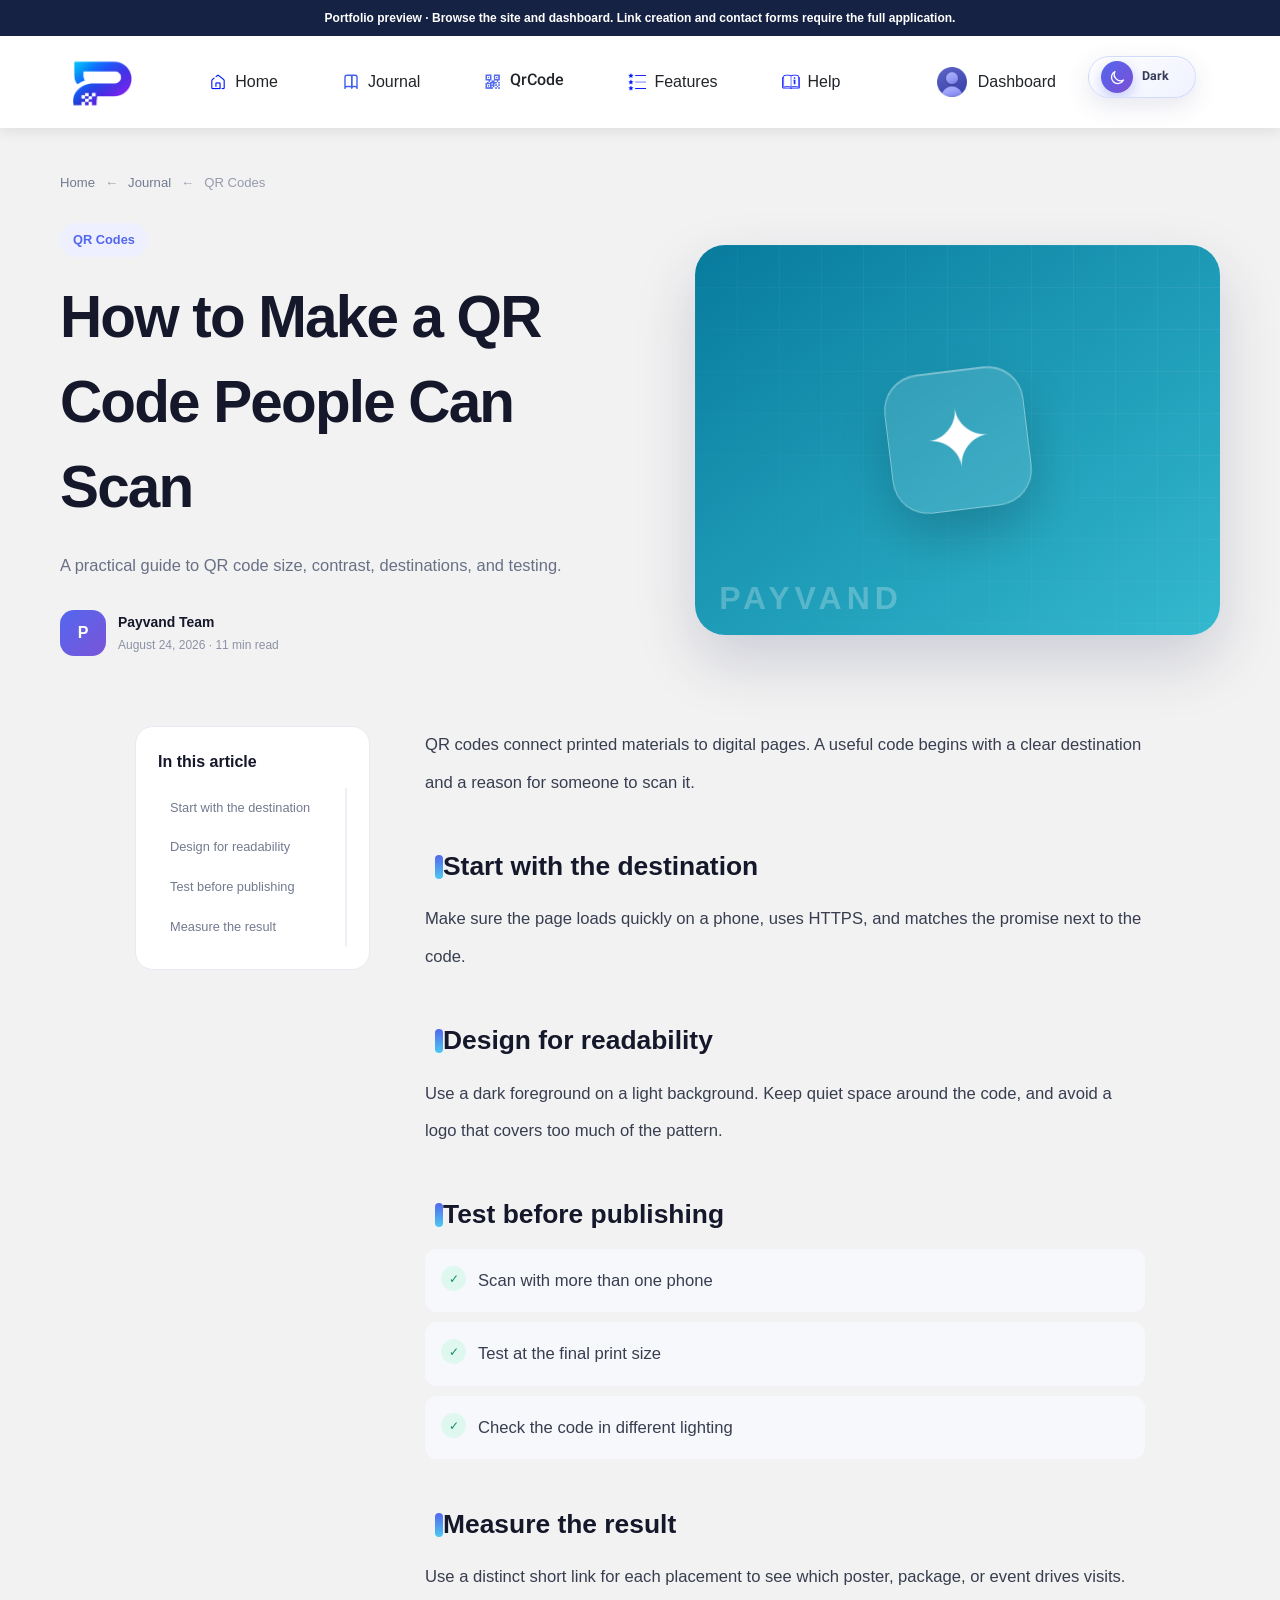
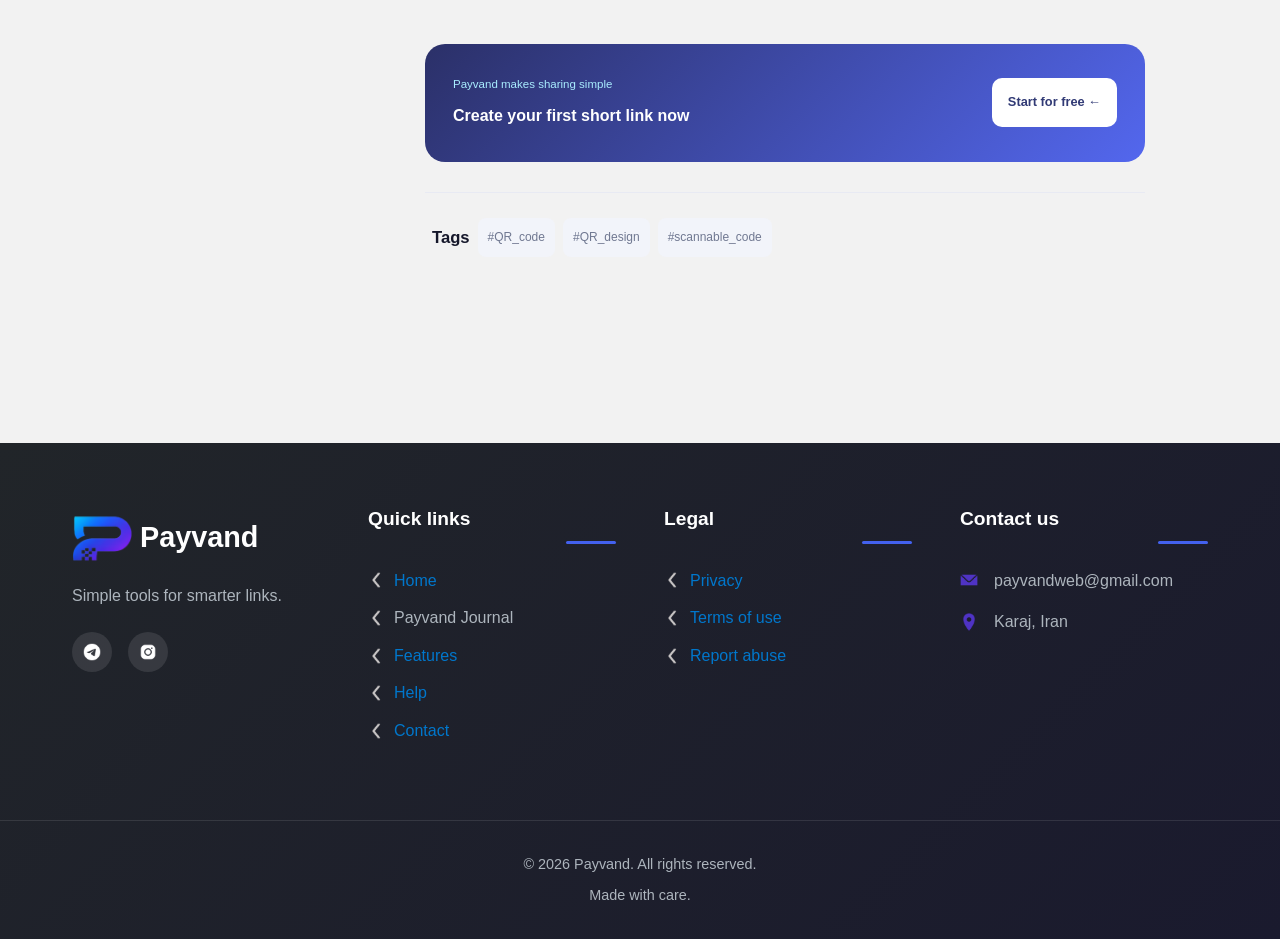
<file: docs/article-qr-code-complete-guide.html>
<!DOCTYPE html>

<html dir="ltr" lang="en">
<head>
<meta charset="utf-8"/>
<meta content="width=device-width, initial-scale=1.0" name="viewport"/>
<meta content="Create readable QR codes with the right size, contrast, and destination." name="description"/>
<meta content="QR code, QR design, scannable code" name="keywords"/>
<meta content="index, follow, max-image-preview:large, max-snippet:-1, max-video-preview:-1" name="robots"/>
<meta content="#4361ee" name="theme-color"/>
<meta content="Payvand" name="application-name"/>
<meta content="Payvand" name="apple-mobile-web-app-title"/>
<link href="favicon.ico" rel="icon" sizes="any"/>
<meta content="Payvand" property="og:site_name"/>
<meta content="en_US" property="og:locale"/>
<meta content="article" property="og:type"/>
<meta content="QR Code Design Guide | Payvand" property="og:title"/>
<meta content="Create readable QR codes with the right size, contrast, and destination." property="og:description"/>
<meta content="https://erfanjoghataei.github.io/Payvand-English/article-qr-code-complete-guide.html" property="og:url"/>
<meta content="https://erfanjoghataei.github.io/Payvand-English/Images/Logo/logo.png" property="og:image"/>
<meta content="summary_large_image" name="twitter:card"/>
<meta content="QR Code Design Guide | Payvand" name="twitter:title"/>
<meta content="Create readable QR codes with the right size, contrast, and destination." name="twitter:description"/>
<meta content="https://erfanjoghataei.github.io/Payvand-English/Images/Logo/logo.png" name="twitter:image"/>
<title>QR Code Design Guide | Payvand</title>
<script src="js/theme.js?v=bW-aOjx31ueXR8tmykn7ubf7oOZHrX5BbZyp9NOafCg"></script>
<link href="css/Fonts/Vazirmatn.css?v=Yr-kcojYnvbN6wJA-B0DH2YSS-ohwwx17djbolKoN5s" rel="stylesheet"/>
<link href="css/Home/site.css?v=-wdfD6kCHuCfxP-0UimwwGs7F8Zll-hLJoPfCvYMz2c" rel="stylesheet"/>
<link href="Payvand.UI.styles.css?v=gO_RX54i2z8Yo8VI2ybD9PQnbj8R1QTJ5hEMalgadT8" rel="stylesheet"/>
<link href="css/Home/Contact.css" rel="stylesheet"/>
<link href="css/theme.css?v=VKK-2_IEa52J5gbwQ32rbc2KxmZVsV-fwdC8UTf-9BI" rel="stylesheet"/>
<link href="css/english.css?v=header-layer-20261003" rel="stylesheet"/>
<link href="favicon.ico?v=M99SxDGOllb4gy5ilrcnsdpa4C7pzJbQvpX6XCi3LJg" rel="icon" type="image/x-icon"/>
<link href="favicon.ico?v=M99SxDGOllb4gy5ilrcnsdpa4C7pzJbQvpX6XCi3LJg" rel="icon" sizes="any"/>
<link href="favicon.ico?v=M99SxDGOllb4gy5ilrcnsdpa4C7pzJbQvpX6XCi3LJg" rel="shortcut icon"/>
<script src="js/Home/site.js"></script>
<style>.portfolio-demo-banner{position:relative;z-index:10001;padding:9px 16px;text-align:center;background:#152244;color:#fff;font:600 12px/1.5 Arial,sans-serif}</style></head>
<body><div class="portfolio-demo-banner">Portfolio preview · Browse the site and dashboard. Link creation and contact forms require the full application.</div>
<div b-pand1dq8lx="" class="page-wrapper">
<!-- هدر سایت -->
<header b-pand1dq8lx="" class="header">
<nav b-pand1dq8lx="" class="navbar">
<button b-pand1dq8lx="" class="menu-toggle">☰</button>
<a b-pand1dq8lx="" href="index.html" style="text-decoration:none;">
<div b-pand1dq8lx="" class="logo">
<img alt="Payvand Logo" b-pand1dq8lx="" class="icon icon-Logo" src="Images/Logo/logo.png"/>
</div>
</a>
<ul b-pand1dq8lx="" class="nav-menu">
<li b-pand1dq8lx=""><a b-pand1dq8lx="" class="nav-link" href="index.html"> <img alt="Home Icon" class="icon icon-sm" src="Images/Icons/Home.png"/> Home</a></li>
<li b-pand1dq8lx="">
<a class="nav-link active" href="journal.html">
<svg aria-hidden="true" b-pand1dq8lx="" class="icon icon-sm blog-nav-icon" fill="none" viewbox="0 0 24 24">
<path b-pand1dq8lx="" d="M4 5.5A2.5 2.5 0 0 1 6.5 3H11a2 2 0 0 1 2 2v15a2 2 0 0 0-2-2H6.5A2.5 2.5 0 0 0 4 20.5v-15Z"></path>
<path b-pand1dq8lx="" d="M20 5.5A2.5 2.5 0 0 0 17.5 3H13v17a2 2 0 0 1 2-2h2.5a2.5 2.5 0 0 1 2.5 2.5v-15Z"></path>
</svg>

                            Journal

                        </a>
</li>
<li b-pand1dq8lx="">
<a class="nav-link qr-header-button" href="dashboard.html#create" value="qrcode">
<img alt="QR Code Icon" b-pand1dq8lx="" class="icon icon-sm qr-header-icon" src="Images/Icons/QrCode.png"/>
<span b-pand1dq8lx="" class="qr-header-label">QrCode</span>
</a>
</li>
<li b-pand1dq8lx=""><a b-pand1dq8lx="" class="nav-link" href="index.html#features"> <img alt="Features Icon" b-pand1dq8lx="" class="icon icon-sm" src="Images/Icons/Featurse.png"/> Features</a></li>
<li b-pand1dq8lx=""><a b-pand1dq8lx="" class="nav-link" href="index.html#faq"> <img alt="Guide Icon" b-pand1dq8lx="" class="icon icon-sm" src="Images/Icons/Guide.png"/> Help</a></li>
</ul>
<div b-pand1dq8lx="" class="nav-actions">
<button aria-label="Enable dark mode" aria-pressed="false" b-pand1dq8lx="" class="theme-toggle" data-theme-toggle="" type="button">
<span aria-hidden="true" b-pand1dq8lx="" class="theme-toggle-icons">
<svg b-pand1dq8lx="" class="theme-icon-moon" viewbox="0 0 24 24"><path b-pand1dq8lx="" d="M20.5 15.6A9 9 0 0 1 8.4 3.5 9 9 0 1 0 20.5 15.6Z"></path></svg>
<svg b-pand1dq8lx="" class="theme-icon-sun" viewbox="0 0 24 24"><circle b-pand1dq8lx="" cx="12" cy="12" r="4"></circle><path b-pand1dq8lx="" d="M12 2v2M12 20v2M4.93 4.93l1.42 1.42M17.65 17.65l1.42 1.42M2 12h2M20 12h2M4.93 19.07l1.42-1.42M17.65 6.35l1.42-1.42"></path></svg>
</span>
<span b-pand1dq8lx="" class="theme-toggle-label">Dark</span>
</button>
<a class="nav-link" href="dashboard.html">
<img alt="Dashboard Icon" b-pand1dq8lx="" class="icon icon-profile" src="Images/Icons/ProfileIcon.png"/>
                        Dashboard
                    </a>
</div>
<button b-pand1dq8lx="" class="menu-toggle">
<i b-pand1dq8lx="" class="fas fa-bars"></i>
</button>
</nav>
</header>
<div b-pand1dq8lx="" class="container">
<main b-pand1dq8lx="" class="pb-3" role="main">
<link href="css/Blog/blog.css?v=DpwxoZuWBfML7NkdKb7-AXseLi4-P_Cu8xwF_FOyIOA" rel="stylesheet"/>
<div class="article-page">
<nav aria-label="Breadcrumb" class="article-breadcrumb">
<a href="index.html">Home</a><span>←</span><a href="journal.html">Journal</a><span>←</span><span>QR Codes</span>
</nav>
<header class="article-header">
<div class="article-header-copy">
<span class="article-category">QR Codes</span>
<h1>How to Make a QR Code People Can Scan</h1>
<p>A practical guide to QR code size, contrast, destinations, and testing.</p>
<div class="article-byline">
<div class="author-avatar">P</div>
<div><strong>Payvand Team</strong><span>August 24, 2026 · 11 min read</span></div>
</div>
</div>
<div aria-hidden="true" class="article-hero-cover theme-cyan">
<span class="cover-grid"></span>
<span class="cover-symbol">✦</span>
<span class="cover-word">PAYVAND</span>
</div>
</header>
<div class="article-layout">
<aside class="article-aside">
<div class="toc-card">
<strong>In this article</strong>
<a href="#section-1">Start with the destination</a>
<a href="#section-3">Design for readability</a>
<a href="#section-5">Test before publishing</a>
<a href="#section-9">Measure the result</a>
</div>
</aside>
<article class="article-content">
<p>QR codes connect printed materials to digital pages. A useful code begins with a clear destination and a reason for someone to scan it.</p>
<h2 id="section-1">Start with the destination</h2>
<p>Make sure the page loads quickly on a phone, uses HTTPS, and matches the promise next to the code.</p>
<h2 id="section-3">Design for readability</h2>
<p>Use a dark foreground on a light background. Keep quiet space around the code, and avoid a logo that covers too much of the pattern.</p>
<h2 id="section-5">Test before publishing</h2>
<div class="article-list-item"><span>✓</span><p>Scan with more than one phone</p></div>
<div class="article-list-item"><span>✓</span><p>Test at the final print size</p></div>
<div class="article-list-item"><span>✓</span><p>Check the code in different lighting</p></div>
<h2 id="section-9">Measure the result</h2>
<p>Use a distinct short link for each placement to see which poster, package, or event drives visits.</p>
<div class="article-inline-cta">
<div><span>Payvand makes sharing simple</span><strong>Create your first short link now</strong></div>
<a href="index.html#shortenerForm">Start for free ←</a>
</div>
<footer class="article-tags">
<span>Tags</span>
<a href="journal.html?q=QR%20code">#QR_code</a>
<a href="journal.html?q=QR%20design">#QR_design</a>
<a href="journal.html?q=scannable%20code">#scannable_code</a>
</footer>
</article>
</div>
</div>
</main>
</div>
<!-- فوتر -->
<div b-pand1dq8lx="" class="footer">
<div b-pand1dq8lx="" class="footer-content">
<div b-pand1dq8lx="" class="footer-section">
<a b-pand1dq8lx="" class="footer-logo" href="index.html" style="text-decoration:none;color:inherit;">
<img alt="" b-pand1dq8lx="" class="icon icon-Logo" src="Images/Logo/logo.png"/>

                        Payvand

                    </a>
<p b-pand1dq8lx="" class="footer-description">

                        Simple tools for smarter links.

                    </p>
<div b-pand1dq8lx="" class="social-links">
<a b-pand1dq8lx="" class="social-link" href="https://payvnd.ir/pH4ZtQ" target="_blank"> <img alt="Telegram Icon" b-pand1dq8lx="" class="icon icon-sm" src="Images/Icons/Telegram.png"/></a>
<a b-pand1dq8lx="" class="social-link" href="https://payvnd.ir/3JnvSZ" target="_blank"> <img alt="Instagram Icon" b-pand1dq8lx="" class="icon icon-sm" src="Images/Icons/Instagram.png"/></a>
</div>
</div>
<div b-pand1dq8lx="" class="footer-section">
<h4 b-pand1dq8lx="">Quick links</h4>
<ul b-pand1dq8lx="" class="footer-links">
<li b-pand1dq8lx=""><a b-pand1dq8lx="" href="index.html"><img alt="" b-pand1dq8lx="" class="icon icon-sm" src="Images/Icons/LeftArrow.png"/>Home</a></li>
<li b-pand1dq8lx=""><a href="journal.html"><img alt="" b-pand1dq8lx="" class="icon icon-sm" src="Images/Icons/LeftArrow.png"/>Payvand Journal</a></li>
<li b-pand1dq8lx=""><a b-pand1dq8lx="" href="index.html#features"><img alt="Left Arrow" b-pand1dq8lx="" class="icon icon-sm" src="Images/Icons/LeftArrow.png"/> Features</a></li>
<li b-pand1dq8lx=""><a b-pand1dq8lx="" href="index.html#faq"><img alt="Left Arrow" b-pand1dq8lx="" class="icon icon-sm" src="Images/Icons/LeftArrow.png"/>Help</a></li>
<li b-pand1dq8lx=""><a b-pand1dq8lx="" href="#" id="ContactBtn"><img alt="Left Arrow" b-pand1dq8lx="" class="icon icon-sm" src="Images/Icons/LeftArrow.png"/>Contact</a></li>
</ul>
</div>
<div b-pand1dq8lx="" class="footer-section">
<h4 b-pand1dq8lx="">Legal</h4>
<ul b-pand1dq8lx="" class="footer-links">
<li b-pand1dq8lx=""><a b-pand1dq8lx="" href="privacy.html"><img alt="Left Arrow" b-pand1dq8lx="" class="icon icon-sm" src="Images/Icons/LeftArrow.png"/> Privacy</a></li>
<li b-pand1dq8lx=""><a b-pand1dq8lx="" href="terms.html"><img alt="Left Arrow" b-pand1dq8lx="" class="icon icon-sm" src="Images/Icons/LeftArrow.png"/>  Terms of use</a></li>
<li b-pand1dq8lx=""><a b-pand1dq8lx="" href="#" id="ViolationReportBtn"><img alt="Left Arrow" b-pand1dq8lx="" class="icon icon-sm" src="Images/Icons/LeftArrow.png"/>  Report abuse</a></li>
</ul>
</div>
<div b-pand1dq8lx="" class="footer-section">
<h4 b-pand1dq8lx="">Contact us</h4>
<ul b-pand1dq8lx="" class="footer-contact">
<li b-pand1dq8lx=""><img alt="Email Icon" b-pand1dq8lx="" class="icon icon-sm" src="Images/Icons/Email.png"/>payvandweb@gmail.com</li>
<li b-pand1dq8lx=""><img alt="Location Icon" b-pand1dq8lx="" class="icon icon-sm" src="Images/Icons/Location.png"/>Karaj, Iran</li>
</ul>
</div>
</div>
<div b-pand1dq8lx="" class="footer-bottom">
<p b-pand1dq8lx="">© 2026 Payvand. All rights reserved.</p>
<p b-pand1dq8lx="">Made with care.</p>
</div>
</div>
<!-- Contact Modal -->
<div b-pand1dq8lx="" class="modal-overlay" id="contactModal">
<div b-pand1dq8lx="" class="modal-container">
<div b-pand1dq8lx="" class="modal-header">
<button b-pand1dq8lx="" class="close-button" id="closeModal">×</button>
<h2 b-pand1dq8lx="" class="modal-title">Contact us</h2>
</div>
<div b-pand1dq8lx="" class="modal-body">
<form data-demo-form="true" data-pv-disable-submit="true" data-pv-error="Complete the contact form correctly." data-pv-validate="true" id="contactForm">
<input id="Messagemodel_UserId" name="Messagemodel.UserId" type="hidden" value="1091"/>
<div b-pand1dq8lx="" class="form-group">
<label class="form-label" for="Messagemodel_FullName">Full name</label>
<input class="form-control" data-pv-min="2" data-pv-required="true" data-val="true" data-val-length="The field FullName must be a string with a maximum length of 100." data-val-length-max="100" data-val-required="Enter your full name." id="name" maxlength="100" name="Messagemodel.FullName" placeholder="Enter your name" type="text" value=""/>
<span class="field-validation-valid" data-valmsg-for="Messagemodel.FullName" data-valmsg-replace="true"></span>
</div>
<div b-pand1dq8lx="" class="form-group">
<label class="form-label" for="Messagemodel_Email">Email</label>
<input class="form-control" data-pv-email="true" data-pv-required="true" data-val="true" data-val-email="Enter a valid email address." data-val-length="The field Email must be a string with a maximum length of 254." data-val-length-max="254" data-val-required="Enter your email." id="email" maxlength="254" name="Messagemodel.Email" placeholder="Enter a valid email address" type="email" value=""/>
<span class="field-validation-valid" data-valmsg-for="Messagemodel.Email" data-valmsg-replace="true"></span>
</div>
<div b-pand1dq8lx="" class="form-group">
<label class="form-label" for="Messagemodel_Topic">Subject</label>
<input class="form-control" data-pv-min="3" data-pv-required="true" data-val="true" data-val-length="The field Topic must be a string with a maximum length of 150." data-val-length-max="150" data-val-required="Enter a subject." id="subject" maxlength="150" name="Messagemodel.Topic" placeholder="Enter a subject" type="text" value=""/>
<span class="field-validation-valid" data-valmsg-for="Messagemodel.Topic" data-valmsg-replace="true"></span>
</div>
<div b-pand1dq8lx="" class="form-group">
<label class="form-label" for="Messagemodel_Message">Message</label>
<textarea class="form-control" data-pv-min="10" data-pv-required="true" data-val="true" data-val-length="The field Message must be a string with a maximum length of 4000." data-val-length-max="4000" data-val-required="Enter your message." id="message" maxlength="4000" name="Messagemodel.Message" placeholder="Write your message...">

</textarea>
<span class="field-validation-valid" data-valmsg-for="Messagemodel.Message" data-valmsg-replace="true"></span>
</div>
<button b-pand1dq8lx="" class="submit-button" disabled="disabled" title="Available in the full application" type="submit">Send message</button>
</form>
<div b-pand1dq8lx="" class="contact-info">
<div b-pand1dq8lx="" class="info-item"><img alt="" b-pand1dq8lx="" class="icon icon-sm" src="Images/Icons/Email.png"/><span b-pand1dq8lx="">Email: payvandweb@gmail.com</span></div>
<div b-pand1dq8lx="" class="info-item"><img alt="" b-pand1dq8lx="" class="icon icon-sm" src="Images/Icons/Location.png"/><span b-pand1dq8lx="">Location: Karaj, Iran</span></div>
</div>
</div>
</div>
</div>
</div>
<!-- Violation Report Modal -->
<div b-pand1dq8lx="" class="modal-overlay" id="violationReportModal">
<div b-pand1dq8lx="" class="modal-container">
<div b-pand1dq8lx="" class="modal-header">
<button b-pand1dq8lx="" class="close-button" id="closeViolationReportModal">×</button>
<h2 b-pand1dq8lx="" class="modal-title">Report abuse</h2>
</div>
<div b-pand1dq8lx="" class="modal-body">
<form data-demo-form="true" data-pv-disable-submit="true" data-pv-error="Complete the report form correctly." data-pv-validate="true" id="violationReportForm">
<div b-pand1dq8lx="" class="form-group">
<label class="form-label" for="ViolationReport_ReportedUrl">Reported URL</label>
<input class="form-control" data-pv-required="true" data-val="true" data-val-required="Enter the reported URL." dir="ltr" id="reportedUrl" name="ViolationReport.ReportedUrl" placeholder="payvand.ir/abc123" type="text" value=""/>
<span class="field-validation-valid" data-valmsg-for="ViolationReport.ReportedUrl" data-valmsg-replace="true"></span>
</div>
<div b-pand1dq8lx="" class="form-group">
<label class="form-label" for="ViolationReport_Reason">Reason for report</label>
<select class="form-control" data-pv-required="true" data-val="true" data-val-required="Choose a reason for the report." id="reportReason" name="ViolationReport.Reason">
<option selected="selected" value="">Select a reason</option>
<option value="phishing">Phishing or impersonation</option>
<option value="malware">Malware</option>
<option value="spam">Spam</option>
<option value="abuse">Abusive or illegal content</option>
<option value="other">Other</option>
</select>
<span class="field-validation-valid" data-valmsg-for="ViolationReport.Reason" data-valmsg-replace="true"></span>
</div>
<div b-pand1dq8lx="" class="form-group">
<label class="form-label" for="ViolationReport_Description">Details</label>
<textarea class="form-control" data-pv-min="10" data-pv-required="true" data-val="true" data-val-minlength="Details must be at least 10 characters." data-val-minlength-min="10" data-val-required="Enter the report details." id="reportDescription" name="ViolationReport.Description" placeholder="Describe the problem...">

</textarea>
<span class="field-validation-valid" data-valmsg-for="ViolationReport.Description" data-valmsg-replace="true"></span>
</div>
<div b-pand1dq8lx="" class="form-group">
<label class="form-label" for="ViolationReport_ReporterEmail">Your email (optional)</label>
<input class="form-control" data-pv-email="true" data-val="true" data-val-email="Enter a valid email address." dir="ltr" id="reporterEmail" name="ViolationReport.ReporterEmail" placeholder="name@example.com" type="email" value=""/>
<span class="field-validation-valid" data-valmsg-for="ViolationReport.ReporterEmail" data-valmsg-replace="true"></span>
</div>
<button b-pand1dq8lx="" class="submit-button" disabled="disabled" title="Available in the full application" type="submit">Submit report</button>
</form>
</div>
</div>
</div>
<script defer="True" src="demo.js?v=accordion-20261003"></script></body>
</html>
</file>
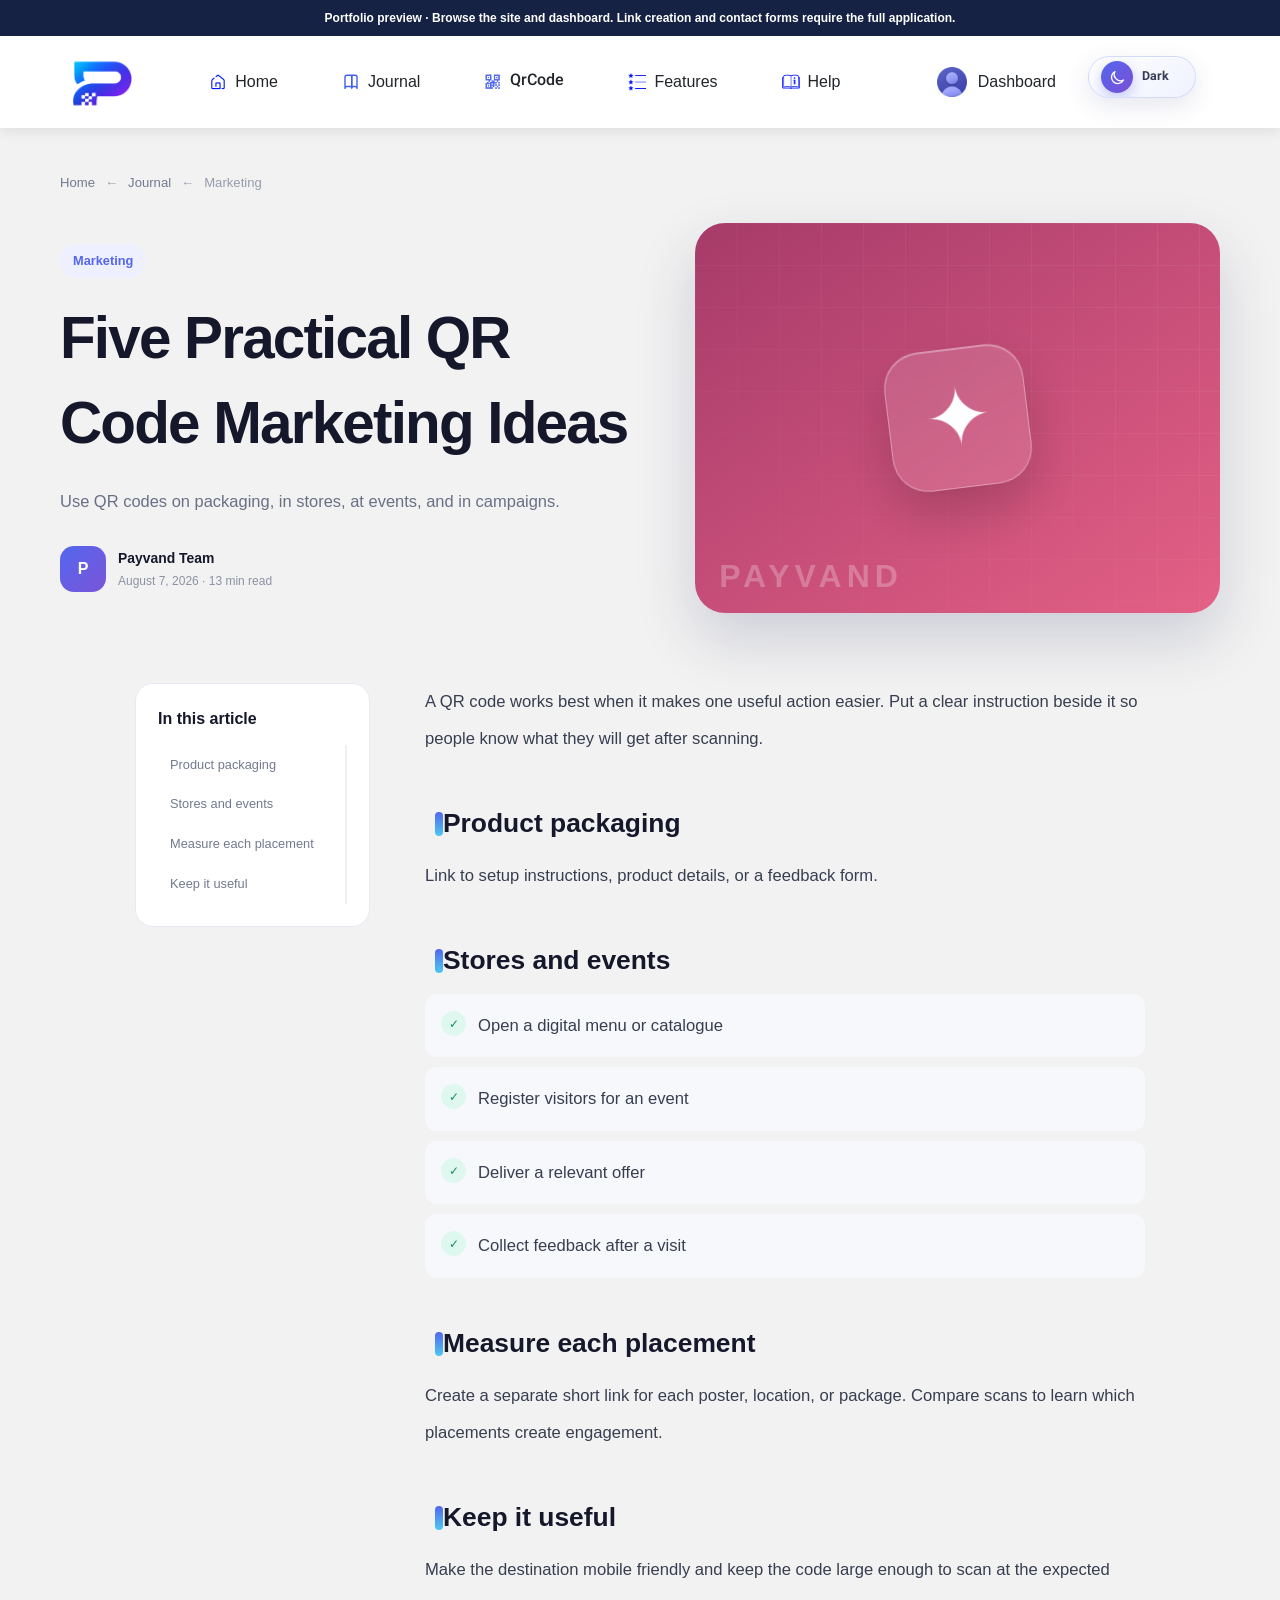
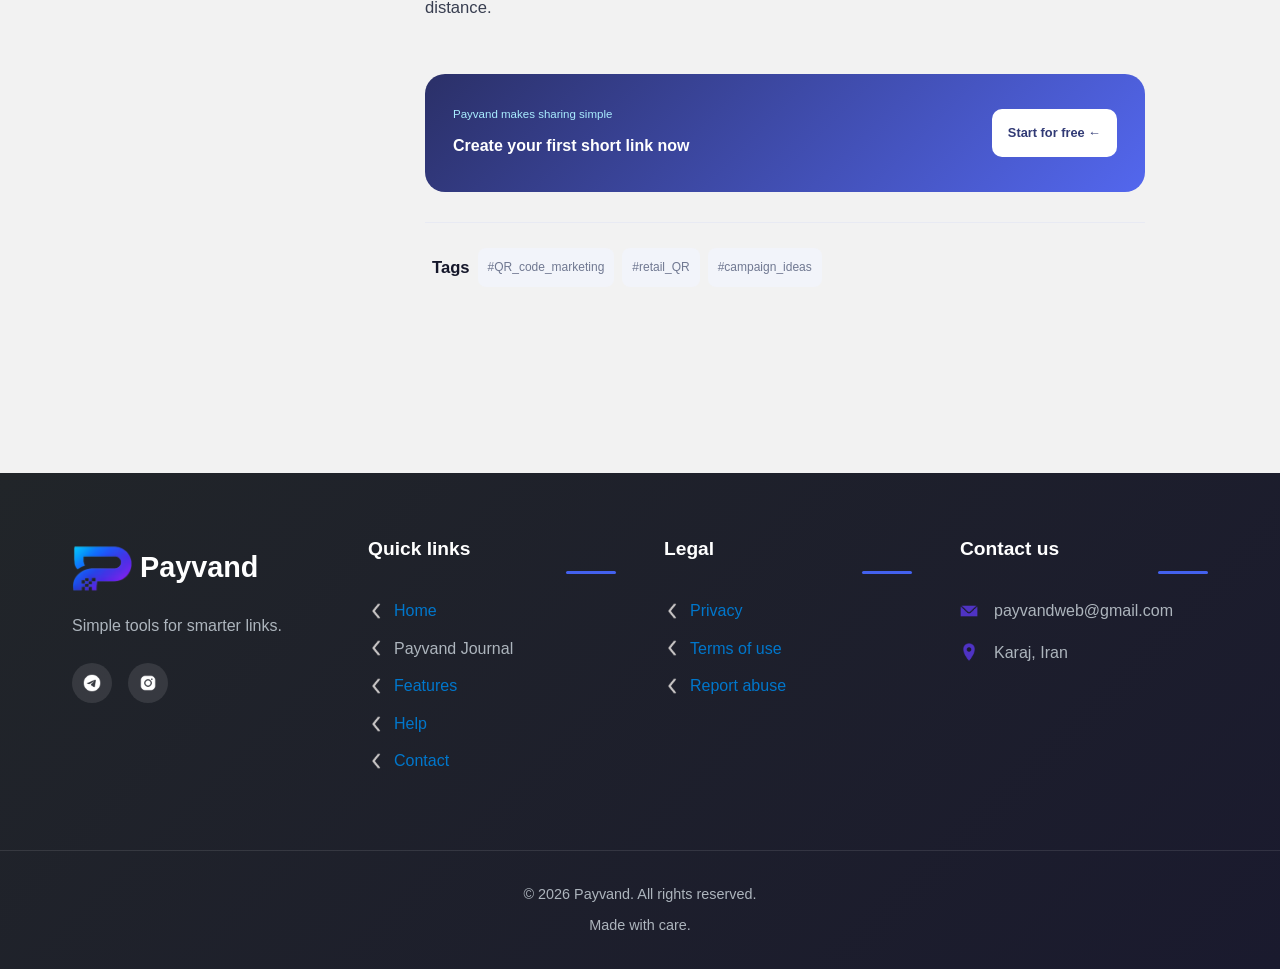
<file: docs/article-qr-code-marketing-ideas.html>
<!DOCTYPE html>

<html dir="ltr" lang="en">
<head>
<meta charset="utf-8"/>
<meta content="width=device-width, initial-scale=1.0" name="viewport"/>
<meta content="Practical QR code uses for stores, packaging, events, and campaigns." name="description"/>
<meta content="QR code marketing, retail QR, campaign ideas" name="keywords"/>
<meta content="index, follow, max-image-preview:large, max-snippet:-1, max-video-preview:-1" name="robots"/>
<meta content="#4361ee" name="theme-color"/>
<meta content="Payvand" name="application-name"/>
<meta content="Payvand" name="apple-mobile-web-app-title"/>
<link href="favicon.ico" rel="icon" sizes="any"/>
<meta content="Payvand" property="og:site_name"/>
<meta content="en_US" property="og:locale"/>
<meta content="article" property="og:type"/>
<meta content="QR Code Marketing Ideas | Payvand" property="og:title"/>
<meta content="Practical QR code uses for stores, packaging, events, and campaigns." property="og:description"/>
<meta content="https://erfanjoghataei.github.io/Payvand-English/article-qr-code-marketing-ideas.html" property="og:url"/>
<meta content="https://erfanjoghataei.github.io/Payvand-English/Images/Logo/logo.png" property="og:image"/>
<meta content="summary_large_image" name="twitter:card"/>
<meta content="QR Code Marketing Ideas | Payvand" name="twitter:title"/>
<meta content="Practical QR code uses for stores, packaging, events, and campaigns." name="twitter:description"/>
<meta content="https://erfanjoghataei.github.io/Payvand-English/Images/Logo/logo.png" name="twitter:image"/>
<title>QR Code Marketing Ideas | Payvand</title>
<script src="js/theme.js?v=bW-aOjx31ueXR8tmykn7ubf7oOZHrX5BbZyp9NOafCg"></script>
<link href="css/Fonts/Vazirmatn.css?v=Yr-kcojYnvbN6wJA-B0DH2YSS-ohwwx17djbolKoN5s" rel="stylesheet"/>
<link href="css/Home/site.css?v=-wdfD6kCHuCfxP-0UimwwGs7F8Zll-hLJoPfCvYMz2c" rel="stylesheet"/>
<link href="Payvand.UI.styles.css?v=gO_RX54i2z8Yo8VI2ybD9PQnbj8R1QTJ5hEMalgadT8" rel="stylesheet"/>
<link href="css/Home/Contact.css" rel="stylesheet"/>
<link href="css/theme.css?v=VKK-2_IEa52J5gbwQ32rbc2KxmZVsV-fwdC8UTf-9BI" rel="stylesheet"/>
<link href="css/english.css?v=header-layer-20261003" rel="stylesheet"/>
<link href="favicon.ico?v=M99SxDGOllb4gy5ilrcnsdpa4C7pzJbQvpX6XCi3LJg" rel="icon" type="image/x-icon"/>
<link href="favicon.ico?v=M99SxDGOllb4gy5ilrcnsdpa4C7pzJbQvpX6XCi3LJg" rel="icon" sizes="any"/>
<link href="favicon.ico?v=M99SxDGOllb4gy5ilrcnsdpa4C7pzJbQvpX6XCi3LJg" rel="shortcut icon"/>
<script src="js/Home/site.js"></script>
<style>.portfolio-demo-banner{position:relative;z-index:10001;padding:9px 16px;text-align:center;background:#152244;color:#fff;font:600 12px/1.5 Arial,sans-serif}</style></head>
<body><div class="portfolio-demo-banner">Portfolio preview · Browse the site and dashboard. Link creation and contact forms require the full application.</div>
<div b-pand1dq8lx="" class="page-wrapper">
<!-- هدر سایت -->
<header b-pand1dq8lx="" class="header">
<nav b-pand1dq8lx="" class="navbar">
<button b-pand1dq8lx="" class="menu-toggle">☰</button>
<a b-pand1dq8lx="" href="index.html" style="text-decoration:none;">
<div b-pand1dq8lx="" class="logo">
<img alt="Payvand Logo" b-pand1dq8lx="" class="icon icon-Logo" src="Images/Logo/logo.png"/>
</div>
</a>
<ul b-pand1dq8lx="" class="nav-menu">
<li b-pand1dq8lx=""><a b-pand1dq8lx="" class="nav-link" href="index.html"> <img alt="Home Icon" class="icon icon-sm" src="Images/Icons/Home.png"/> Home</a></li>
<li b-pand1dq8lx="">
<a class="nav-link active" href="journal.html">
<svg aria-hidden="true" b-pand1dq8lx="" class="icon icon-sm blog-nav-icon" fill="none" viewbox="0 0 24 24">
<path b-pand1dq8lx="" d="M4 5.5A2.5 2.5 0 0 1 6.5 3H11a2 2 0 0 1 2 2v15a2 2 0 0 0-2-2H6.5A2.5 2.5 0 0 0 4 20.5v-15Z"></path>
<path b-pand1dq8lx="" d="M20 5.5A2.5 2.5 0 0 0 17.5 3H13v17a2 2 0 0 1 2-2h2.5a2.5 2.5 0 0 1 2.5 2.5v-15Z"></path>
</svg>

                            Journal

                        </a>
</li>
<li b-pand1dq8lx="">
<a class="nav-link qr-header-button" href="dashboard.html#create" value="qrcode">
<img alt="QR Code Icon" b-pand1dq8lx="" class="icon icon-sm qr-header-icon" src="Images/Icons/QrCode.png"/>
<span b-pand1dq8lx="" class="qr-header-label">QrCode</span>
</a>
</li>
<li b-pand1dq8lx=""><a b-pand1dq8lx="" class="nav-link" href="index.html#features"> <img alt="Features Icon" b-pand1dq8lx="" class="icon icon-sm" src="Images/Icons/Featurse.png"/> Features</a></li>
<li b-pand1dq8lx=""><a b-pand1dq8lx="" class="nav-link" href="index.html#faq"> <img alt="Guide Icon" b-pand1dq8lx="" class="icon icon-sm" src="Images/Icons/Guide.png"/> Help</a></li>
</ul>
<div b-pand1dq8lx="" class="nav-actions">
<button aria-label="Enable dark mode" aria-pressed="false" b-pand1dq8lx="" class="theme-toggle" data-theme-toggle="" type="button">
<span aria-hidden="true" b-pand1dq8lx="" class="theme-toggle-icons">
<svg b-pand1dq8lx="" class="theme-icon-moon" viewbox="0 0 24 24"><path b-pand1dq8lx="" d="M20.5 15.6A9 9 0 0 1 8.4 3.5 9 9 0 1 0 20.5 15.6Z"></path></svg>
<svg b-pand1dq8lx="" class="theme-icon-sun" viewbox="0 0 24 24"><circle b-pand1dq8lx="" cx="12" cy="12" r="4"></circle><path b-pand1dq8lx="" d="M12 2v2M12 20v2M4.93 4.93l1.42 1.42M17.65 17.65l1.42 1.42M2 12h2M20 12h2M4.93 19.07l1.42-1.42M17.65 6.35l1.42-1.42"></path></svg>
</span>
<span b-pand1dq8lx="" class="theme-toggle-label">Dark</span>
</button>
<a class="nav-link" href="dashboard.html">
<img alt="Dashboard Icon" b-pand1dq8lx="" class="icon icon-profile" src="Images/Icons/ProfileIcon.png"/>
                        Dashboard
                    </a>
</div>
<button b-pand1dq8lx="" class="menu-toggle">
<i b-pand1dq8lx="" class="fas fa-bars"></i>
</button>
</nav>
</header>
<div b-pand1dq8lx="" class="container">
<main b-pand1dq8lx="" class="pb-3" role="main">
<link href="css/Blog/blog.css?v=DpwxoZuWBfML7NkdKb7-AXseLi4-P_Cu8xwF_FOyIOA" rel="stylesheet"/>
<div class="article-page">
<nav aria-label="Breadcrumb" class="article-breadcrumb">
<a href="index.html">Home</a><span>←</span><a href="journal.html">Journal</a><span>←</span><span>Marketing</span>
</nav>
<header class="article-header">
<div class="article-header-copy">
<span class="article-category">Marketing</span>
<h1>Five Practical QR Code Marketing Ideas</h1>
<p>Use QR codes on packaging, in stores, at events, and in campaigns.</p>
<div class="article-byline">
<div class="author-avatar">P</div>
<div><strong>Payvand Team</strong><span>August 7, 2026 · 13 min read</span></div>
</div>
</div>
<div aria-hidden="true" class="article-hero-cover theme-rose">
<span class="cover-grid"></span>
<span class="cover-symbol">✦</span>
<span class="cover-word">PAYVAND</span>
</div>
</header>
<div class="article-layout">
<aside class="article-aside">
<div class="toc-card">
<strong>In this article</strong>
<a href="#section-1">Product packaging</a>
<a href="#section-3">Stores and events</a>
<a href="#section-8">Measure each placement</a>
<a href="#section-10">Keep it useful</a>
</div>
</aside>
<article class="article-content">
<p>A QR code works best when it makes one useful action easier. Put a clear instruction beside it so people know what they will get after scanning.</p>
<h2 id="section-1">Product packaging</h2>
<p>Link to setup instructions, product details, or a feedback form.</p>
<h2 id="section-3">Stores and events</h2>
<div class="article-list-item"><span>✓</span><p>Open a digital menu or catalogue</p></div>
<div class="article-list-item"><span>✓</span><p>Register visitors for an event</p></div>
<div class="article-list-item"><span>✓</span><p>Deliver a relevant offer</p></div>
<div class="article-list-item"><span>✓</span><p>Collect feedback after a visit</p></div>
<h2 id="section-8">Measure each placement</h2>
<p>Create a separate short link for each poster, location, or package. Compare scans to learn which placements create engagement.</p>
<h2 id="section-10">Keep it useful</h2>
<p>Make the destination mobile friendly and keep the code large enough to scan at the expected distance.</p>
<div class="article-inline-cta">
<div><span>Payvand makes sharing simple</span><strong>Create your first short link now</strong></div>
<a href="index.html#shortenerForm">Start for free ←</a>
</div>
<footer class="article-tags">
<span>Tags</span>
<a href="journal.html?q=QR%20code%20marketing">#QR_code_marketing</a>
<a href="journal.html?q=retail%20QR">#retail_QR</a>
<a href="journal.html?q=campaign%20ideas">#campaign_ideas</a>
</footer>
</article>
</div>
</div>
</main>
</div>
<!-- فوتر -->
<div b-pand1dq8lx="" class="footer">
<div b-pand1dq8lx="" class="footer-content">
<div b-pand1dq8lx="" class="footer-section">
<a b-pand1dq8lx="" class="footer-logo" href="index.html" style="text-decoration:none;color:inherit;">
<img alt="" b-pand1dq8lx="" class="icon icon-Logo" src="Images/Logo/logo.png"/>

                        Payvand

                    </a>
<p b-pand1dq8lx="" class="footer-description">

                        Simple tools for smarter links.

                    </p>
<div b-pand1dq8lx="" class="social-links">
<a b-pand1dq8lx="" class="social-link" href="https://payvnd.ir/pH4ZtQ" target="_blank"> <img alt="Telegram Icon" b-pand1dq8lx="" class="icon icon-sm" src="Images/Icons/Telegram.png"/></a>
<a b-pand1dq8lx="" class="social-link" href="https://payvnd.ir/3JnvSZ" target="_blank"> <img alt="Instagram Icon" b-pand1dq8lx="" class="icon icon-sm" src="Images/Icons/Instagram.png"/></a>
</div>
</div>
<div b-pand1dq8lx="" class="footer-section">
<h4 b-pand1dq8lx="">Quick links</h4>
<ul b-pand1dq8lx="" class="footer-links">
<li b-pand1dq8lx=""><a b-pand1dq8lx="" href="index.html"><img alt="" b-pand1dq8lx="" class="icon icon-sm" src="Images/Icons/LeftArrow.png"/>Home</a></li>
<li b-pand1dq8lx=""><a href="journal.html"><img alt="" b-pand1dq8lx="" class="icon icon-sm" src="Images/Icons/LeftArrow.png"/>Payvand Journal</a></li>
<li b-pand1dq8lx=""><a b-pand1dq8lx="" href="index.html#features"><img alt="Left Arrow" b-pand1dq8lx="" class="icon icon-sm" src="Images/Icons/LeftArrow.png"/> Features</a></li>
<li b-pand1dq8lx=""><a b-pand1dq8lx="" href="index.html#faq"><img alt="Left Arrow" b-pand1dq8lx="" class="icon icon-sm" src="Images/Icons/LeftArrow.png"/>Help</a></li>
<li b-pand1dq8lx=""><a b-pand1dq8lx="" href="#" id="ContactBtn"><img alt="Left Arrow" b-pand1dq8lx="" class="icon icon-sm" src="Images/Icons/LeftArrow.png"/>Contact</a></li>
</ul>
</div>
<div b-pand1dq8lx="" class="footer-section">
<h4 b-pand1dq8lx="">Legal</h4>
<ul b-pand1dq8lx="" class="footer-links">
<li b-pand1dq8lx=""><a b-pand1dq8lx="" href="privacy.html"><img alt="Left Arrow" b-pand1dq8lx="" class="icon icon-sm" src="Images/Icons/LeftArrow.png"/> Privacy</a></li>
<li b-pand1dq8lx=""><a b-pand1dq8lx="" href="terms.html"><img alt="Left Arrow" b-pand1dq8lx="" class="icon icon-sm" src="Images/Icons/LeftArrow.png"/>  Terms of use</a></li>
<li b-pand1dq8lx=""><a b-pand1dq8lx="" href="#" id="ViolationReportBtn"><img alt="Left Arrow" b-pand1dq8lx="" class="icon icon-sm" src="Images/Icons/LeftArrow.png"/>  Report abuse</a></li>
</ul>
</div>
<div b-pand1dq8lx="" class="footer-section">
<h4 b-pand1dq8lx="">Contact us</h4>
<ul b-pand1dq8lx="" class="footer-contact">
<li b-pand1dq8lx=""><img alt="Email Icon" b-pand1dq8lx="" class="icon icon-sm" src="Images/Icons/Email.png"/>payvandweb@gmail.com</li>
<li b-pand1dq8lx=""><img alt="Location Icon" b-pand1dq8lx="" class="icon icon-sm" src="Images/Icons/Location.png"/>Karaj, Iran</li>
</ul>
</div>
</div>
<div b-pand1dq8lx="" class="footer-bottom">
<p b-pand1dq8lx="">© 2026 Payvand. All rights reserved.</p>
<p b-pand1dq8lx="">Made with care.</p>
</div>
</div>
<!-- Contact Modal -->
<div b-pand1dq8lx="" class="modal-overlay" id="contactModal">
<div b-pand1dq8lx="" class="modal-container">
<div b-pand1dq8lx="" class="modal-header">
<button b-pand1dq8lx="" class="close-button" id="closeModal">×</button>
<h2 b-pand1dq8lx="" class="modal-title">Contact us</h2>
</div>
<div b-pand1dq8lx="" class="modal-body">
<form data-demo-form="true" data-pv-disable-submit="true" data-pv-error="Complete the contact form correctly." data-pv-validate="true" id="contactForm">
<input id="Messagemodel_UserId" name="Messagemodel.UserId" type="hidden" value="1092"/>
<div b-pand1dq8lx="" class="form-group">
<label class="form-label" for="Messagemodel_FullName">Full name</label>
<input class="form-control" data-pv-min="2" data-pv-required="true" data-val="true" data-val-length="The field FullName must be a string with a maximum length of 100." data-val-length-max="100" data-val-required="Enter your full name." id="name" maxlength="100" name="Messagemodel.FullName" placeholder="Enter your name" type="text" value=""/>
<span class="field-validation-valid" data-valmsg-for="Messagemodel.FullName" data-valmsg-replace="true"></span>
</div>
<div b-pand1dq8lx="" class="form-group">
<label class="form-label" for="Messagemodel_Email">Email</label>
<input class="form-control" data-pv-email="true" data-pv-required="true" data-val="true" data-val-email="Enter a valid email address." data-val-length="The field Email must be a string with a maximum length of 254." data-val-length-max="254" data-val-required="Enter your email." id="email" maxlength="254" name="Messagemodel.Email" placeholder="Enter a valid email address" type="email" value=""/>
<span class="field-validation-valid" data-valmsg-for="Messagemodel.Email" data-valmsg-replace="true"></span>
</div>
<div b-pand1dq8lx="" class="form-group">
<label class="form-label" for="Messagemodel_Topic">Subject</label>
<input class="form-control" data-pv-min="3" data-pv-required="true" data-val="true" data-val-length="The field Topic must be a string with a maximum length of 150." data-val-length-max="150" data-val-required="Enter a subject." id="subject" maxlength="150" name="Messagemodel.Topic" placeholder="Enter a subject" type="text" value=""/>
<span class="field-validation-valid" data-valmsg-for="Messagemodel.Topic" data-valmsg-replace="true"></span>
</div>
<div b-pand1dq8lx="" class="form-group">
<label class="form-label" for="Messagemodel_Message">Message</label>
<textarea class="form-control" data-pv-min="10" data-pv-required="true" data-val="true" data-val-length="The field Message must be a string with a maximum length of 4000." data-val-length-max="4000" data-val-required="Enter your message." id="message" maxlength="4000" name="Messagemodel.Message" placeholder="Write your message...">

</textarea>
<span class="field-validation-valid" data-valmsg-for="Messagemodel.Message" data-valmsg-replace="true"></span>
</div>
<button b-pand1dq8lx="" class="submit-button" disabled="disabled" title="Available in the full application" type="submit">Send message</button>
</form>
<div b-pand1dq8lx="" class="contact-info">
<div b-pand1dq8lx="" class="info-item"><img alt="" b-pand1dq8lx="" class="icon icon-sm" src="Images/Icons/Email.png"/><span b-pand1dq8lx="">Email: payvandweb@gmail.com</span></div>
<div b-pand1dq8lx="" class="info-item"><img alt="" b-pand1dq8lx="" class="icon icon-sm" src="Images/Icons/Location.png"/><span b-pand1dq8lx="">Location: Karaj, Iran</span></div>
</div>
</div>
</div>
</div>
</div>
<!-- Violation Report Modal -->
<div b-pand1dq8lx="" class="modal-overlay" id="violationReportModal">
<div b-pand1dq8lx="" class="modal-container">
<div b-pand1dq8lx="" class="modal-header">
<button b-pand1dq8lx="" class="close-button" id="closeViolationReportModal">×</button>
<h2 b-pand1dq8lx="" class="modal-title">Report abuse</h2>
</div>
<div b-pand1dq8lx="" class="modal-body">
<form data-demo-form="true" data-pv-disable-submit="true" data-pv-error="Complete the report form correctly." data-pv-validate="true" id="violationReportForm">
<div b-pand1dq8lx="" class="form-group">
<label class="form-label" for="ViolationReport_ReportedUrl">Reported URL</label>
<input class="form-control" data-pv-required="true" data-val="true" data-val-required="Enter the reported URL." dir="ltr" id="reportedUrl" name="ViolationReport.ReportedUrl" placeholder="payvand.ir/abc123" type="text" value=""/>
<span class="field-validation-valid" data-valmsg-for="ViolationReport.ReportedUrl" data-valmsg-replace="true"></span>
</div>
<div b-pand1dq8lx="" class="form-group">
<label class="form-label" for="ViolationReport_Reason">Reason for report</label>
<select class="form-control" data-pv-required="true" data-val="true" data-val-required="Choose a reason for the report." id="reportReason" name="ViolationReport.Reason">
<option selected="selected" value="">Select a reason</option>
<option value="phishing">Phishing or impersonation</option>
<option value="malware">Malware</option>
<option value="spam">Spam</option>
<option value="abuse">Abusive or illegal content</option>
<option value="other">Other</option>
</select>
<span class="field-validation-valid" data-valmsg-for="ViolationReport.Reason" data-valmsg-replace="true"></span>
</div>
<div b-pand1dq8lx="" class="form-group">
<label class="form-label" for="ViolationReport_Description">Details</label>
<textarea class="form-control" data-pv-min="10" data-pv-required="true" data-val="true" data-val-minlength="Details must be at least 10 characters." data-val-minlength-min="10" data-val-required="Enter the report details." id="reportDescription" name="ViolationReport.Description" placeholder="Describe the problem...">

</textarea>
<span class="field-validation-valid" data-valmsg-for="ViolationReport.Description" data-valmsg-replace="true"></span>
</div>
<div b-pand1dq8lx="" class="form-group">
<label class="form-label" for="ViolationReport_ReporterEmail">Your email (optional)</label>
<input class="form-control" data-pv-email="true" data-val="true" data-val-email="Enter a valid email address." dir="ltr" id="reporterEmail" name="ViolationReport.ReporterEmail" placeholder="name@example.com" type="email" value=""/>
<span class="field-validation-valid" data-valmsg-for="ViolationReport.ReporterEmail" data-valmsg-replace="true"></span>
</div>
<button b-pand1dq8lx="" class="submit-button" disabled="disabled" title="Available in the full application" type="submit">Submit report</button>
</form>
</div>
</div>
</div>
<script defer="True" src="demo.js?v=accordion-20261003"></script></body>
</html>
</file>
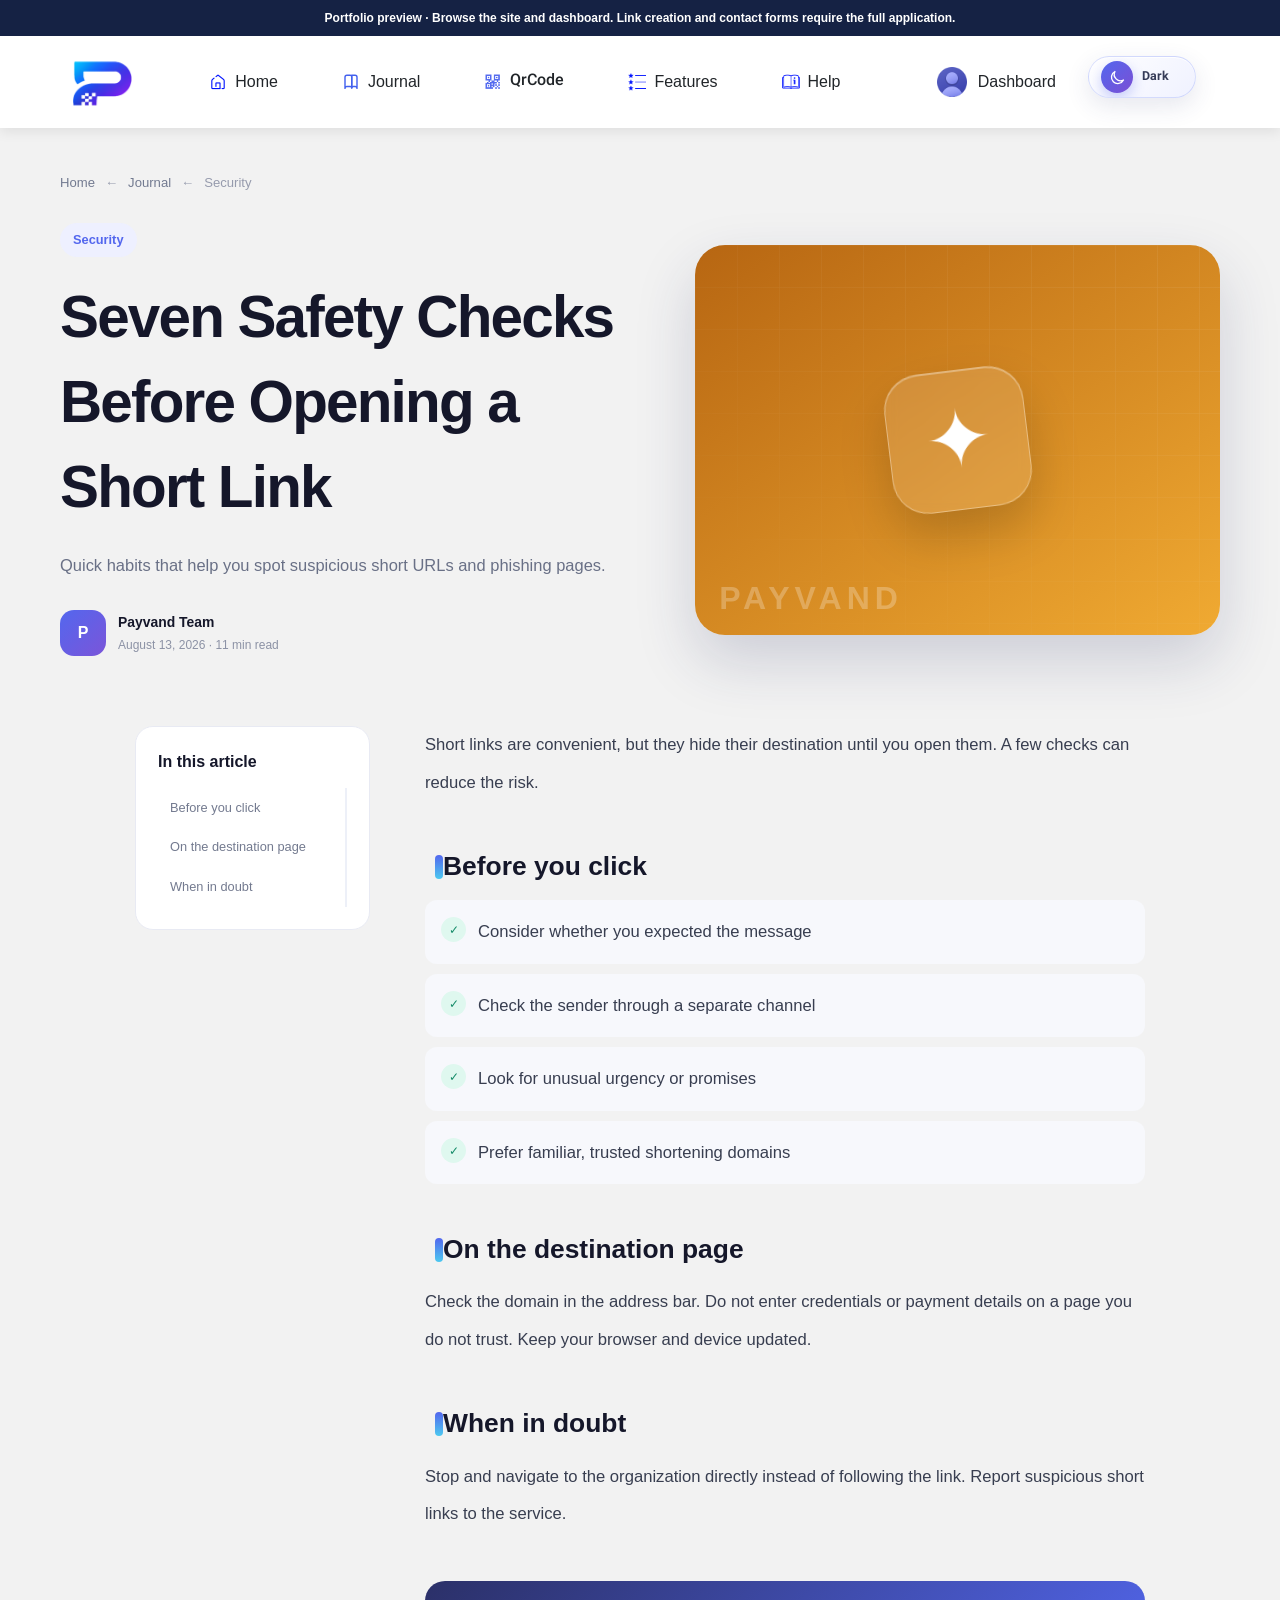
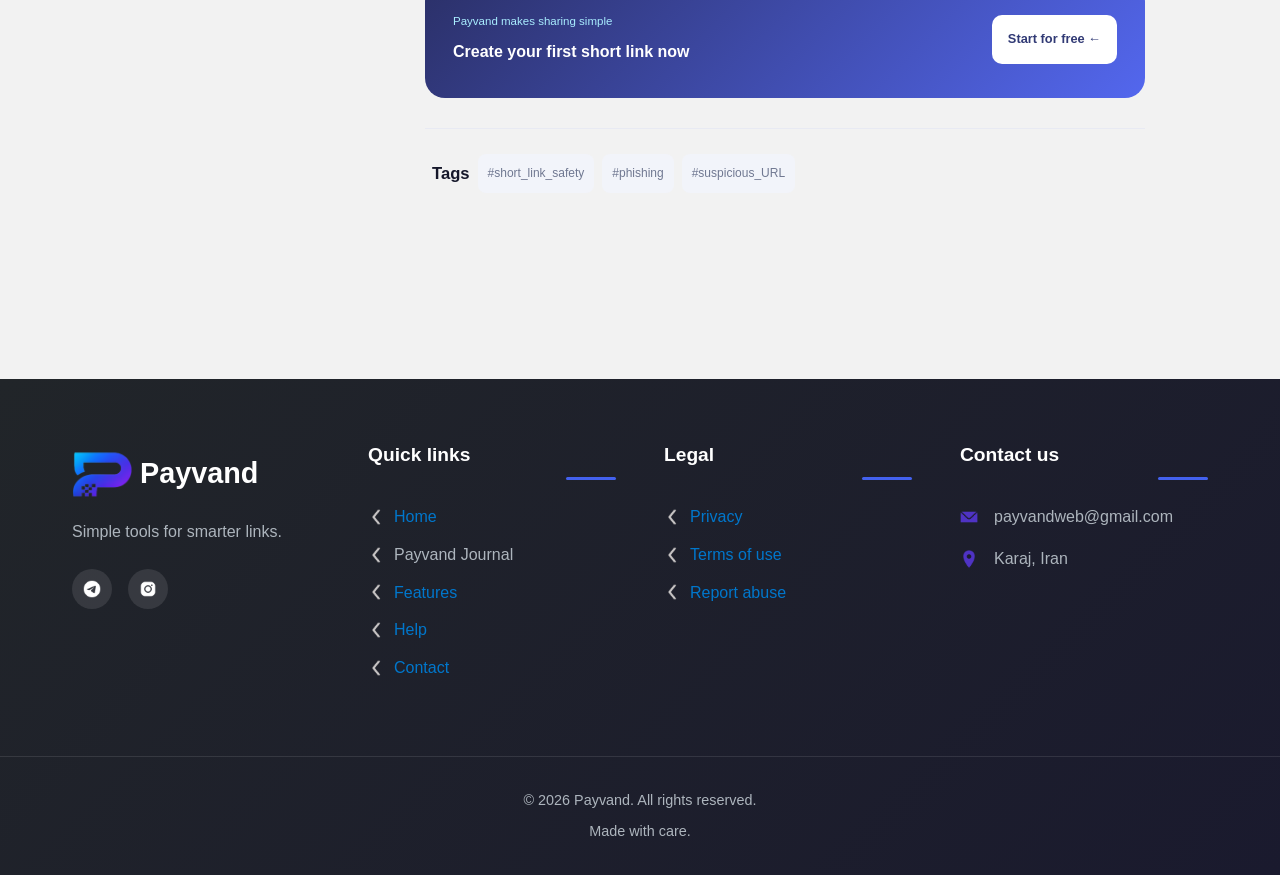
<file: docs/article-short-link-security-tips.html>
<!DOCTYPE html>

<html dir="ltr" lang="en">
<head>
<meta charset="utf-8"/>
<meta content="width=device-width, initial-scale=1.0" name="viewport"/>
<meta content="Seven ways to check short links and avoid phishing pages." name="description"/>
<meta content="short link safety, phishing, suspicious URL" name="keywords"/>
<meta content="index, follow, max-image-preview:large, max-snippet:-1, max-video-preview:-1" name="robots"/>
<meta content="#4361ee" name="theme-color"/>
<meta content="Payvand" name="application-name"/>
<meta content="Payvand" name="apple-mobile-web-app-title"/>
<link href="favicon.ico" rel="icon" sizes="any"/>
<meta content="Payvand" property="og:site_name"/>
<meta content="en_US" property="og:locale"/>
<meta content="article" property="og:type"/>
<meta content="Short Link Safety Tips | Payvand" property="og:title"/>
<meta content="Seven ways to check short links and avoid phishing pages." property="og:description"/>
<meta content="https://erfanjoghataei.github.io/Payvand-English/article-short-link-security-tips.html" property="og:url"/>
<meta content="https://erfanjoghataei.github.io/Payvand-English/Images/Logo/logo.png" property="og:image"/>
<meta content="summary_large_image" name="twitter:card"/>
<meta content="Short Link Safety Tips | Payvand" name="twitter:title"/>
<meta content="Seven ways to check short links and avoid phishing pages." name="twitter:description"/>
<meta content="https://erfanjoghataei.github.io/Payvand-English/Images/Logo/logo.png" name="twitter:image"/>
<title>Short Link Safety Tips | Payvand</title>
<script src="js/theme.js?v=bW-aOjx31ueXR8tmykn7ubf7oOZHrX5BbZyp9NOafCg"></script>
<link href="css/Fonts/Vazirmatn.css?v=Yr-kcojYnvbN6wJA-B0DH2YSS-ohwwx17djbolKoN5s" rel="stylesheet"/>
<link href="css/Home/site.css?v=-wdfD6kCHuCfxP-0UimwwGs7F8Zll-hLJoPfCvYMz2c" rel="stylesheet"/>
<link href="Payvand.UI.styles.css?v=gO_RX54i2z8Yo8VI2ybD9PQnbj8R1QTJ5hEMalgadT8" rel="stylesheet"/>
<link href="css/Home/Contact.css" rel="stylesheet"/>
<link href="css/theme.css?v=VKK-2_IEa52J5gbwQ32rbc2KxmZVsV-fwdC8UTf-9BI" rel="stylesheet"/>
<link href="css/english.css?v=header-layer-20261003" rel="stylesheet"/>
<link href="favicon.ico?v=M99SxDGOllb4gy5ilrcnsdpa4C7pzJbQvpX6XCi3LJg" rel="icon" type="image/x-icon"/>
<link href="favicon.ico?v=M99SxDGOllb4gy5ilrcnsdpa4C7pzJbQvpX6XCi3LJg" rel="icon" sizes="any"/>
<link href="favicon.ico?v=M99SxDGOllb4gy5ilrcnsdpa4C7pzJbQvpX6XCi3LJg" rel="shortcut icon"/>
<script src="js/Home/site.js"></script>
<style>.portfolio-demo-banner{position:relative;z-index:10001;padding:9px 16px;text-align:center;background:#152244;color:#fff;font:600 12px/1.5 Arial,sans-serif}</style></head>
<body><div class="portfolio-demo-banner">Portfolio preview · Browse the site and dashboard. Link creation and contact forms require the full application.</div>
<div b-pand1dq8lx="" class="page-wrapper">
<!-- هدر سایت -->
<header b-pand1dq8lx="" class="header">
<nav b-pand1dq8lx="" class="navbar">
<button b-pand1dq8lx="" class="menu-toggle">☰</button>
<a b-pand1dq8lx="" href="index.html" style="text-decoration:none;">
<div b-pand1dq8lx="" class="logo">
<img alt="Payvand Logo" b-pand1dq8lx="" class="icon icon-Logo" src="Images/Logo/logo.png"/>
</div>
</a>
<ul b-pand1dq8lx="" class="nav-menu">
<li b-pand1dq8lx=""><a b-pand1dq8lx="" class="nav-link" href="index.html"> <img alt="Home Icon" class="icon icon-sm" src="Images/Icons/Home.png"/> Home</a></li>
<li b-pand1dq8lx="">
<a class="nav-link active" href="journal.html">
<svg aria-hidden="true" b-pand1dq8lx="" class="icon icon-sm blog-nav-icon" fill="none" viewbox="0 0 24 24">
<path b-pand1dq8lx="" d="M4 5.5A2.5 2.5 0 0 1 6.5 3H11a2 2 0 0 1 2 2v15a2 2 0 0 0-2-2H6.5A2.5 2.5 0 0 0 4 20.5v-15Z"></path>
<path b-pand1dq8lx="" d="M20 5.5A2.5 2.5 0 0 0 17.5 3H13v17a2 2 0 0 1 2-2h2.5a2.5 2.5 0 0 1 2.5 2.5v-15Z"></path>
</svg>

                            Journal

                        </a>
</li>
<li b-pand1dq8lx="">
<a class="nav-link qr-header-button" href="dashboard.html#create" value="qrcode">
<img alt="QR Code Icon" b-pand1dq8lx="" class="icon icon-sm qr-header-icon" src="Images/Icons/QrCode.png"/>
<span b-pand1dq8lx="" class="qr-header-label">QrCode</span>
</a>
</li>
<li b-pand1dq8lx=""><a b-pand1dq8lx="" class="nav-link" href="index.html#features"> <img alt="Features Icon" b-pand1dq8lx="" class="icon icon-sm" src="Images/Icons/Featurse.png"/> Features</a></li>
<li b-pand1dq8lx=""><a b-pand1dq8lx="" class="nav-link" href="index.html#faq"> <img alt="Guide Icon" b-pand1dq8lx="" class="icon icon-sm" src="Images/Icons/Guide.png"/> Help</a></li>
</ul>
<div b-pand1dq8lx="" class="nav-actions">
<button aria-label="Enable dark mode" aria-pressed="false" b-pand1dq8lx="" class="theme-toggle" data-theme-toggle="" type="button">
<span aria-hidden="true" b-pand1dq8lx="" class="theme-toggle-icons">
<svg b-pand1dq8lx="" class="theme-icon-moon" viewbox="0 0 24 24"><path b-pand1dq8lx="" d="M20.5 15.6A9 9 0 0 1 8.4 3.5 9 9 0 1 0 20.5 15.6Z"></path></svg>
<svg b-pand1dq8lx="" class="theme-icon-sun" viewbox="0 0 24 24"><circle b-pand1dq8lx="" cx="12" cy="12" r="4"></circle><path b-pand1dq8lx="" d="M12 2v2M12 20v2M4.93 4.93l1.42 1.42M17.65 17.65l1.42 1.42M2 12h2M20 12h2M4.93 19.07l1.42-1.42M17.65 6.35l1.42-1.42"></path></svg>
</span>
<span b-pand1dq8lx="" class="theme-toggle-label">Dark</span>
</button>
<a class="nav-link" href="dashboard.html">
<img alt="Dashboard Icon" b-pand1dq8lx="" class="icon icon-profile" src="Images/Icons/ProfileIcon.png"/>
                        Dashboard
                    </a>
</div>
<button b-pand1dq8lx="" class="menu-toggle">
<i b-pand1dq8lx="" class="fas fa-bars"></i>
</button>
</nav>
</header>
<div b-pand1dq8lx="" class="container">
<main b-pand1dq8lx="" class="pb-3" role="main">
<link href="css/Blog/blog.css?v=DpwxoZuWBfML7NkdKb7-AXseLi4-P_Cu8xwF_FOyIOA" rel="stylesheet"/>
<div class="article-page">
<nav aria-label="Breadcrumb" class="article-breadcrumb">
<a href="index.html">Home</a><span>←</span><a href="journal.html">Journal</a><span>←</span><span>Security</span>
</nav>
<header class="article-header">
<div class="article-header-copy">
<span class="article-category">Security</span>
<h1>Seven Safety Checks Before Opening a Short Link</h1>
<p>Quick habits that help you spot suspicious short URLs and phishing pages.</p>
<div class="article-byline">
<div class="author-avatar">P</div>
<div><strong>Payvand Team</strong><span>August 13, 2026 · 11 min read</span></div>
</div>
</div>
<div aria-hidden="true" class="article-hero-cover theme-amber">
<span class="cover-grid"></span>
<span class="cover-symbol">✦</span>
<span class="cover-word">PAYVAND</span>
</div>
</header>
<div class="article-layout">
<aside class="article-aside">
<div class="toc-card">
<strong>In this article</strong>
<a href="#section-1">Before you click</a>
<a href="#section-6">On the destination page</a>
<a href="#section-8">When in doubt</a>
</div>
</aside>
<article class="article-content">
<p>Short links are convenient, but they hide their destination until you open them. A few checks can reduce the risk.</p>
<h2 id="section-1">Before you click</h2>
<div class="article-list-item"><span>✓</span><p>Consider whether you expected the message</p></div>
<div class="article-list-item"><span>✓</span><p>Check the sender through a separate channel</p></div>
<div class="article-list-item"><span>✓</span><p>Look for unusual urgency or promises</p></div>
<div class="article-list-item"><span>✓</span><p>Prefer familiar, trusted shortening domains</p></div>
<h2 id="section-6">On the destination page</h2>
<p>Check the domain in the address bar. Do not enter credentials or payment details on a page you do not trust. Keep your browser and device updated.</p>
<h2 id="section-8">When in doubt</h2>
<p>Stop and navigate to the organization directly instead of following the link. Report suspicious short links to the service.</p>
<div class="article-inline-cta">
<div><span>Payvand makes sharing simple</span><strong>Create your first short link now</strong></div>
<a href="index.html#shortenerForm">Start for free ←</a>
</div>
<footer class="article-tags">
<span>Tags</span>
<a href="journal.html?q=short%20link%20safety">#short_link_safety</a>
<a href="journal.html?q=phishing">#phishing</a>
<a href="journal.html?q=suspicious%20URL">#suspicious_URL</a>
</footer>
</article>
</div>
</div>
</main>
</div>
<!-- فوتر -->
<div b-pand1dq8lx="" class="footer">
<div b-pand1dq8lx="" class="footer-content">
<div b-pand1dq8lx="" class="footer-section">
<a b-pand1dq8lx="" class="footer-logo" href="index.html" style="text-decoration:none;color:inherit;">
<img alt="" b-pand1dq8lx="" class="icon icon-Logo" src="Images/Logo/logo.png"/>

                        Payvand

                    </a>
<p b-pand1dq8lx="" class="footer-description">

                        Simple tools for smarter links.

                    </p>
<div b-pand1dq8lx="" class="social-links">
<a b-pand1dq8lx="" class="social-link" href="https://payvnd.ir/pH4ZtQ" target="_blank"> <img alt="Telegram Icon" b-pand1dq8lx="" class="icon icon-sm" src="Images/Icons/Telegram.png"/></a>
<a b-pand1dq8lx="" class="social-link" href="https://payvnd.ir/3JnvSZ" target="_blank"> <img alt="Instagram Icon" b-pand1dq8lx="" class="icon icon-sm" src="Images/Icons/Instagram.png"/></a>
</div>
</div>
<div b-pand1dq8lx="" class="footer-section">
<h4 b-pand1dq8lx="">Quick links</h4>
<ul b-pand1dq8lx="" class="footer-links">
<li b-pand1dq8lx=""><a b-pand1dq8lx="" href="index.html"><img alt="" b-pand1dq8lx="" class="icon icon-sm" src="Images/Icons/LeftArrow.png"/>Home</a></li>
<li b-pand1dq8lx=""><a href="journal.html"><img alt="" b-pand1dq8lx="" class="icon icon-sm" src="Images/Icons/LeftArrow.png"/>Payvand Journal</a></li>
<li b-pand1dq8lx=""><a b-pand1dq8lx="" href="index.html#features"><img alt="Left Arrow" b-pand1dq8lx="" class="icon icon-sm" src="Images/Icons/LeftArrow.png"/> Features</a></li>
<li b-pand1dq8lx=""><a b-pand1dq8lx="" href="index.html#faq"><img alt="Left Arrow" b-pand1dq8lx="" class="icon icon-sm" src="Images/Icons/LeftArrow.png"/>Help</a></li>
<li b-pand1dq8lx=""><a b-pand1dq8lx="" href="#" id="ContactBtn"><img alt="Left Arrow" b-pand1dq8lx="" class="icon icon-sm" src="Images/Icons/LeftArrow.png"/>Contact</a></li>
</ul>
</div>
<div b-pand1dq8lx="" class="footer-section">
<h4 b-pand1dq8lx="">Legal</h4>
<ul b-pand1dq8lx="" class="footer-links">
<li b-pand1dq8lx=""><a b-pand1dq8lx="" href="privacy.html"><img alt="Left Arrow" b-pand1dq8lx="" class="icon icon-sm" src="Images/Icons/LeftArrow.png"/> Privacy</a></li>
<li b-pand1dq8lx=""><a b-pand1dq8lx="" href="terms.html"><img alt="Left Arrow" b-pand1dq8lx="" class="icon icon-sm" src="Images/Icons/LeftArrow.png"/>  Terms of use</a></li>
<li b-pand1dq8lx=""><a b-pand1dq8lx="" href="#" id="ViolationReportBtn"><img alt="Left Arrow" b-pand1dq8lx="" class="icon icon-sm" src="Images/Icons/LeftArrow.png"/>  Report abuse</a></li>
</ul>
</div>
<div b-pand1dq8lx="" class="footer-section">
<h4 b-pand1dq8lx="">Contact us</h4>
<ul b-pand1dq8lx="" class="footer-contact">
<li b-pand1dq8lx=""><img alt="Email Icon" b-pand1dq8lx="" class="icon icon-sm" src="Images/Icons/Email.png"/>payvandweb@gmail.com</li>
<li b-pand1dq8lx=""><img alt="Location Icon" b-pand1dq8lx="" class="icon icon-sm" src="Images/Icons/Location.png"/>Karaj, Iran</li>
</ul>
</div>
</div>
<div b-pand1dq8lx="" class="footer-bottom">
<p b-pand1dq8lx="">© 2026 Payvand. All rights reserved.</p>
<p b-pand1dq8lx="">Made with care.</p>
</div>
</div>
<!-- Contact Modal -->
<div b-pand1dq8lx="" class="modal-overlay" id="contactModal">
<div b-pand1dq8lx="" class="modal-container">
<div b-pand1dq8lx="" class="modal-header">
<button b-pand1dq8lx="" class="close-button" id="closeModal">×</button>
<h2 b-pand1dq8lx="" class="modal-title">Contact us</h2>
</div>
<div b-pand1dq8lx="" class="modal-body">
<form data-demo-form="true" data-pv-disable-submit="true" data-pv-error="Complete the contact form correctly." data-pv-validate="true" id="contactForm">
<input id="Messagemodel_UserId" name="Messagemodel.UserId" type="hidden" value="1093"/>
<div b-pand1dq8lx="" class="form-group">
<label class="form-label" for="Messagemodel_FullName">Full name</label>
<input class="form-control" data-pv-min="2" data-pv-required="true" data-val="true" data-val-length="The field FullName must be a string with a maximum length of 100." data-val-length-max="100" data-val-required="Enter your full name." id="name" maxlength="100" name="Messagemodel.FullName" placeholder="Enter your name" type="text" value=""/>
<span class="field-validation-valid" data-valmsg-for="Messagemodel.FullName" data-valmsg-replace="true"></span>
</div>
<div b-pand1dq8lx="" class="form-group">
<label class="form-label" for="Messagemodel_Email">Email</label>
<input class="form-control" data-pv-email="true" data-pv-required="true" data-val="true" data-val-email="Enter a valid email address." data-val-length="The field Email must be a string with a maximum length of 254." data-val-length-max="254" data-val-required="Enter your email." id="email" maxlength="254" name="Messagemodel.Email" placeholder="Enter a valid email address" type="email" value=""/>
<span class="field-validation-valid" data-valmsg-for="Messagemodel.Email" data-valmsg-replace="true"></span>
</div>
<div b-pand1dq8lx="" class="form-group">
<label class="form-label" for="Messagemodel_Topic">Subject</label>
<input class="form-control" data-pv-min="3" data-pv-required="true" data-val="true" data-val-length="The field Topic must be a string with a maximum length of 150." data-val-length-max="150" data-val-required="Enter a subject." id="subject" maxlength="150" name="Messagemodel.Topic" placeholder="Enter a subject" type="text" value=""/>
<span class="field-validation-valid" data-valmsg-for="Messagemodel.Topic" data-valmsg-replace="true"></span>
</div>
<div b-pand1dq8lx="" class="form-group">
<label class="form-label" for="Messagemodel_Message">Message</label>
<textarea class="form-control" data-pv-min="10" data-pv-required="true" data-val="true" data-val-length="The field Message must be a string with a maximum length of 4000." data-val-length-max="4000" data-val-required="Enter your message." id="message" maxlength="4000" name="Messagemodel.Message" placeholder="Write your message...">

</textarea>
<span class="field-validation-valid" data-valmsg-for="Messagemodel.Message" data-valmsg-replace="true"></span>
</div>
<button b-pand1dq8lx="" class="submit-button" disabled="disabled" title="Available in the full application" type="submit">Send message</button>
</form>
<div b-pand1dq8lx="" class="contact-info">
<div b-pand1dq8lx="" class="info-item"><img alt="" b-pand1dq8lx="" class="icon icon-sm" src="Images/Icons/Email.png"/><span b-pand1dq8lx="">Email: payvandweb@gmail.com</span></div>
<div b-pand1dq8lx="" class="info-item"><img alt="" b-pand1dq8lx="" class="icon icon-sm" src="Images/Icons/Location.png"/><span b-pand1dq8lx="">Location: Karaj, Iran</span></div>
</div>
</div>
</div>
</div>
</div>
<!-- Violation Report Modal -->
<div b-pand1dq8lx="" class="modal-overlay" id="violationReportModal">
<div b-pand1dq8lx="" class="modal-container">
<div b-pand1dq8lx="" class="modal-header">
<button b-pand1dq8lx="" class="close-button" id="closeViolationReportModal">×</button>
<h2 b-pand1dq8lx="" class="modal-title">Report abuse</h2>
</div>
<div b-pand1dq8lx="" class="modal-body">
<form data-demo-form="true" data-pv-disable-submit="true" data-pv-error="Complete the report form correctly." data-pv-validate="true" id="violationReportForm">
<div b-pand1dq8lx="" class="form-group">
<label class="form-label" for="ViolationReport_ReportedUrl">Reported URL</label>
<input class="form-control" data-pv-required="true" data-val="true" data-val-required="Enter the reported URL." dir="ltr" id="reportedUrl" name="ViolationReport.ReportedUrl" placeholder="payvand.ir/abc123" type="text" value=""/>
<span class="field-validation-valid" data-valmsg-for="ViolationReport.ReportedUrl" data-valmsg-replace="true"></span>
</div>
<div b-pand1dq8lx="" class="form-group">
<label class="form-label" for="ViolationReport_Reason">Reason for report</label>
<select class="form-control" data-pv-required="true" data-val="true" data-val-required="Choose a reason for the report." id="reportReason" name="ViolationReport.Reason">
<option selected="selected" value="">Select a reason</option>
<option value="phishing">Phishing or impersonation</option>
<option value="malware">Malware</option>
<option value="spam">Spam</option>
<option value="abuse">Abusive or illegal content</option>
<option value="other">Other</option>
</select>
<span class="field-validation-valid" data-valmsg-for="ViolationReport.Reason" data-valmsg-replace="true"></span>
</div>
<div b-pand1dq8lx="" class="form-group">
<label class="form-label" for="ViolationReport_Description">Details</label>
<textarea class="form-control" data-pv-min="10" data-pv-required="true" data-val="true" data-val-minlength="Details must be at least 10 characters." data-val-minlength-min="10" data-val-required="Enter the report details." id="reportDescription" name="ViolationReport.Description" placeholder="Describe the problem...">

</textarea>
<span class="field-validation-valid" data-valmsg-for="ViolationReport.Description" data-valmsg-replace="true"></span>
</div>
<div b-pand1dq8lx="" class="form-group">
<label class="form-label" for="ViolationReport_ReporterEmail">Your email (optional)</label>
<input class="form-control" data-pv-email="true" data-val="true" data-val-email="Enter a valid email address." dir="ltr" id="reporterEmail" name="ViolationReport.ReporterEmail" placeholder="name@example.com" type="email" value=""/>
<span class="field-validation-valid" data-valmsg-for="ViolationReport.ReporterEmail" data-valmsg-replace="true"></span>
</div>
<button b-pand1dq8lx="" class="submit-button" disabled="disabled" title="Available in the full application" type="submit">Submit report</button>
</form>
</div>
</div>
</div>
<script defer="True" src="demo.js?v=accordion-20261003"></script></body>
</html>
</file>
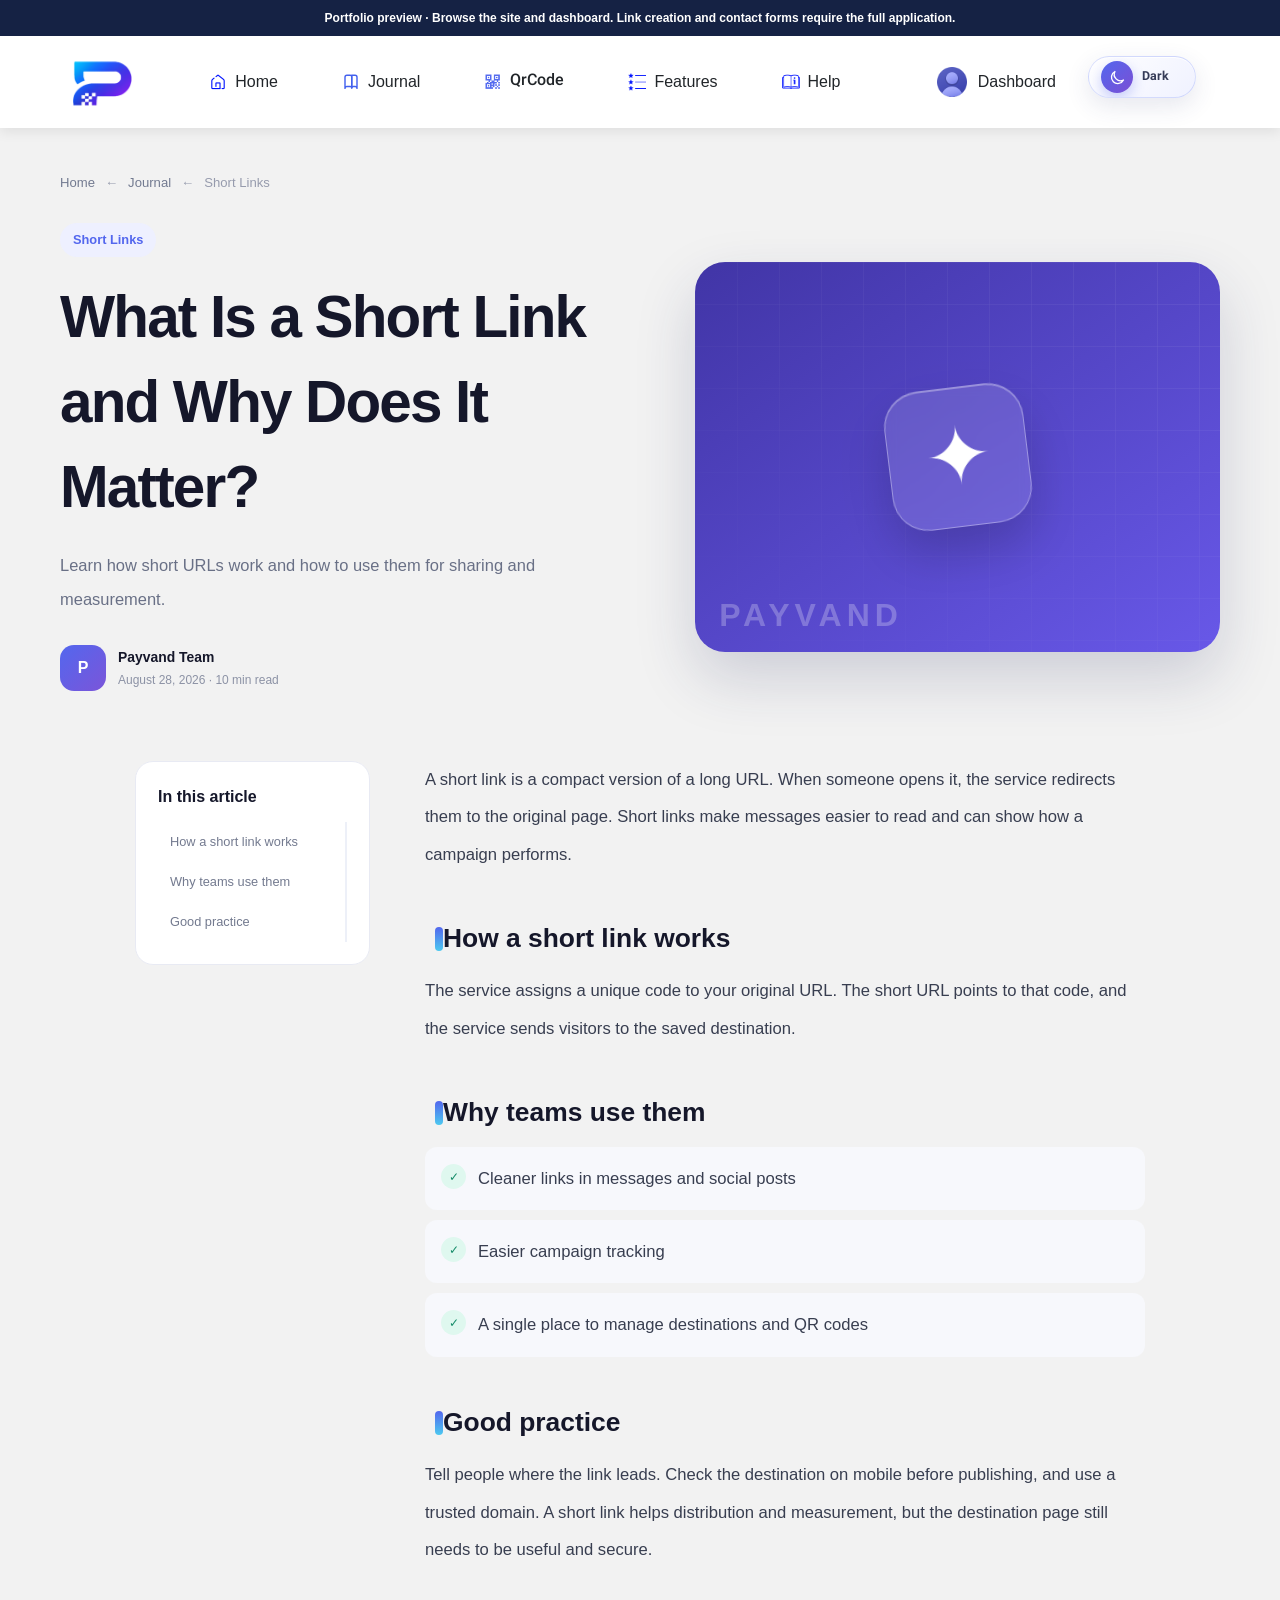
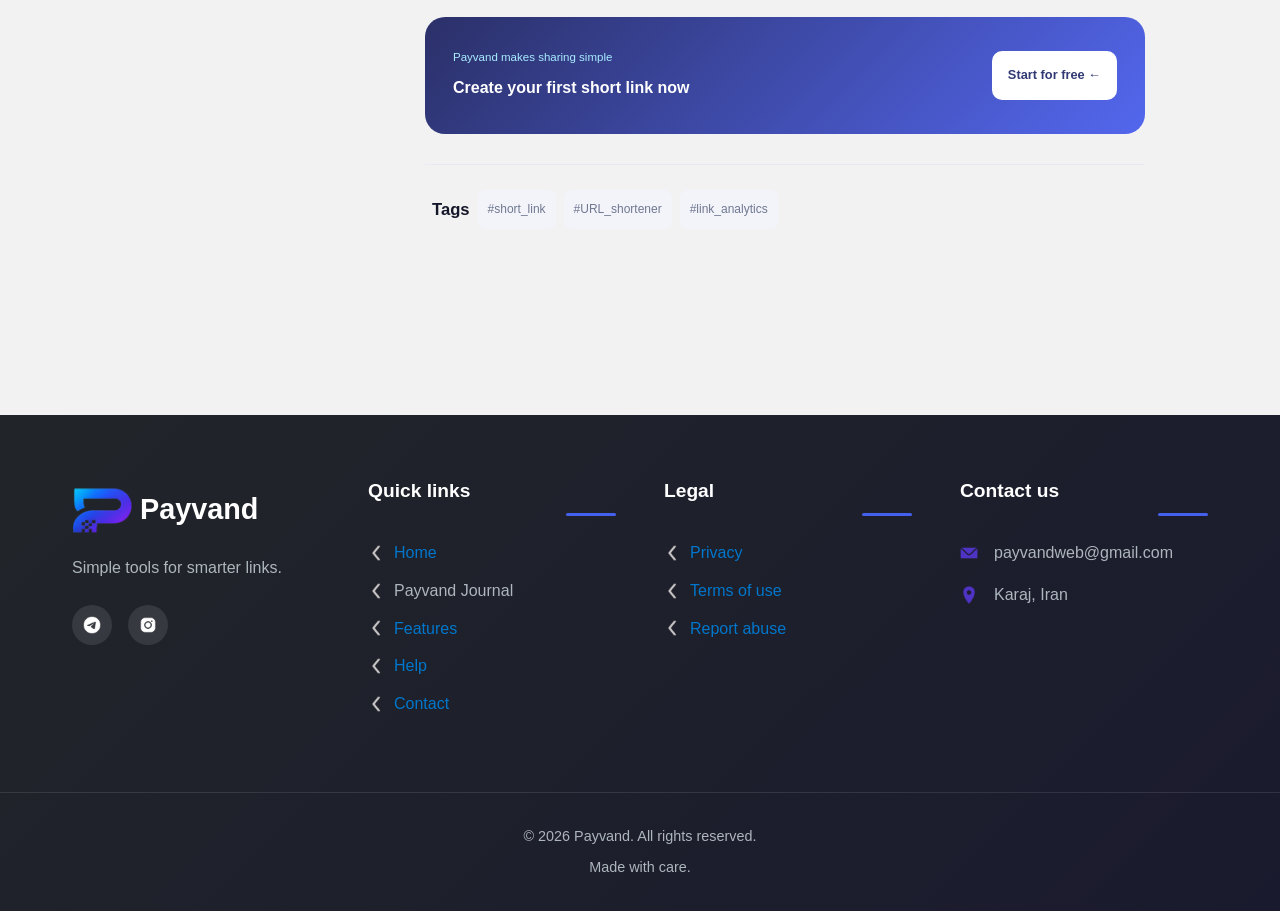
<file: docs/article-what-is-short-link.html>
<!DOCTYPE html>

<html dir="ltr" lang="en">
<head>
<meta charset="utf-8"/>
<meta content="width=device-width, initial-scale=1.0" name="viewport"/>
<meta content="How short links work and why they help with sharing and analytics." name="description"/>
<meta content="short link, URL shortener, link analytics" name="keywords"/>
<meta content="index, follow, max-image-preview:large, max-snippet:-1, max-video-preview:-1" name="robots"/>
<meta content="#4361ee" name="theme-color"/>
<meta content="Payvand" name="application-name"/>
<meta content="Payvand" name="apple-mobile-web-app-title"/>
<link href="favicon.ico" rel="icon" sizes="any"/>
<meta content="Payvand" property="og:site_name"/>
<meta content="en_US" property="og:locale"/>
<meta content="article" property="og:type"/>
<meta content="What Is a Short Link? | Payvand" property="og:title"/>
<meta content="How short links work and why they help with sharing and analytics." property="og:description"/>
<meta content="https://erfanjoghataei.github.io/Payvand-English/article-what-is-short-link.html" property="og:url"/>
<meta content="https://erfanjoghataei.github.io/Payvand-English/Images/Logo/logo.png" property="og:image"/>
<meta content="summary_large_image" name="twitter:card"/>
<meta content="What Is a Short Link? | Payvand" name="twitter:title"/>
<meta content="How short links work and why they help with sharing and analytics." name="twitter:description"/>
<meta content="https://erfanjoghataei.github.io/Payvand-English/Images/Logo/logo.png" name="twitter:image"/>
<title>What Is a Short Link? | Payvand</title>
<script src="js/theme.js?v=bW-aOjx31ueXR8tmykn7ubf7oOZHrX5BbZyp9NOafCg"></script>
<link href="css/Fonts/Vazirmatn.css?v=Yr-kcojYnvbN6wJA-B0DH2YSS-ohwwx17djbolKoN5s" rel="stylesheet"/>
<link href="css/Home/site.css?v=-wdfD6kCHuCfxP-0UimwwGs7F8Zll-hLJoPfCvYMz2c" rel="stylesheet"/>
<link href="Payvand.UI.styles.css?v=gO_RX54i2z8Yo8VI2ybD9PQnbj8R1QTJ5hEMalgadT8" rel="stylesheet"/>
<link href="css/Home/Contact.css" rel="stylesheet"/>
<link href="css/theme.css?v=VKK-2_IEa52J5gbwQ32rbc2KxmZVsV-fwdC8UTf-9BI" rel="stylesheet"/>
<link href="css/english.css?v=header-layer-20261003" rel="stylesheet"/>
<link href="favicon.ico?v=M99SxDGOllb4gy5ilrcnsdpa4C7pzJbQvpX6XCi3LJg" rel="icon" type="image/x-icon"/>
<link href="favicon.ico?v=M99SxDGOllb4gy5ilrcnsdpa4C7pzJbQvpX6XCi3LJg" rel="icon" sizes="any"/>
<link href="favicon.ico?v=M99SxDGOllb4gy5ilrcnsdpa4C7pzJbQvpX6XCi3LJg" rel="shortcut icon"/>
<script src="js/Home/site.js"></script>
<style>.portfolio-demo-banner{position:relative;z-index:10001;padding:9px 16px;text-align:center;background:#152244;color:#fff;font:600 12px/1.5 Arial,sans-serif}</style></head>
<body><div class="portfolio-demo-banner">Portfolio preview · Browse the site and dashboard. Link creation and contact forms require the full application.</div>
<div b-pand1dq8lx="" class="page-wrapper">
<!-- هدر سایت -->
<header b-pand1dq8lx="" class="header">
<nav b-pand1dq8lx="" class="navbar">
<button b-pand1dq8lx="" class="menu-toggle">☰</button>
<a b-pand1dq8lx="" href="index.html" style="text-decoration:none;">
<div b-pand1dq8lx="" class="logo">
<img alt="Payvand Logo" b-pand1dq8lx="" class="icon icon-Logo" src="Images/Logo/logo.png"/>
</div>
</a>
<ul b-pand1dq8lx="" class="nav-menu">
<li b-pand1dq8lx=""><a b-pand1dq8lx="" class="nav-link" href="index.html"> <img alt="Home Icon" class="icon icon-sm" src="Images/Icons/Home.png"/> Home</a></li>
<li b-pand1dq8lx="">
<a class="nav-link active" href="journal.html">
<svg aria-hidden="true" b-pand1dq8lx="" class="icon icon-sm blog-nav-icon" fill="none" viewbox="0 0 24 24">
<path b-pand1dq8lx="" d="M4 5.5A2.5 2.5 0 0 1 6.5 3H11a2 2 0 0 1 2 2v15a2 2 0 0 0-2-2H6.5A2.5 2.5 0 0 0 4 20.5v-15Z"></path>
<path b-pand1dq8lx="" d="M20 5.5A2.5 2.5 0 0 0 17.5 3H13v17a2 2 0 0 1 2-2h2.5a2.5 2.5 0 0 1 2.5 2.5v-15Z"></path>
</svg>

                            Journal

                        </a>
</li>
<li b-pand1dq8lx="">
<a class="nav-link qr-header-button" href="dashboard.html#create" value="qrcode">
<img alt="QR Code Icon" b-pand1dq8lx="" class="icon icon-sm qr-header-icon" src="Images/Icons/QrCode.png"/>
<span b-pand1dq8lx="" class="qr-header-label">QrCode</span>
</a>
</li>
<li b-pand1dq8lx=""><a b-pand1dq8lx="" class="nav-link" href="index.html#features"> <img alt="Features Icon" b-pand1dq8lx="" class="icon icon-sm" src="Images/Icons/Featurse.png"/> Features</a></li>
<li b-pand1dq8lx=""><a b-pand1dq8lx="" class="nav-link" href="index.html#faq"> <img alt="Guide Icon" b-pand1dq8lx="" class="icon icon-sm" src="Images/Icons/Guide.png"/> Help</a></li>
</ul>
<div b-pand1dq8lx="" class="nav-actions">
<button aria-label="Enable dark mode" aria-pressed="false" b-pand1dq8lx="" class="theme-toggle" data-theme-toggle="" type="button">
<span aria-hidden="true" b-pand1dq8lx="" class="theme-toggle-icons">
<svg b-pand1dq8lx="" class="theme-icon-moon" viewbox="0 0 24 24"><path b-pand1dq8lx="" d="M20.5 15.6A9 9 0 0 1 8.4 3.5 9 9 0 1 0 20.5 15.6Z"></path></svg>
<svg b-pand1dq8lx="" class="theme-icon-sun" viewbox="0 0 24 24"><circle b-pand1dq8lx="" cx="12" cy="12" r="4"></circle><path b-pand1dq8lx="" d="M12 2v2M12 20v2M4.93 4.93l1.42 1.42M17.65 17.65l1.42 1.42M2 12h2M20 12h2M4.93 19.07l1.42-1.42M17.65 6.35l1.42-1.42"></path></svg>
</span>
<span b-pand1dq8lx="" class="theme-toggle-label">Dark</span>
</button>
<a class="nav-link" href="dashboard.html">
<img alt="Dashboard Icon" b-pand1dq8lx="" class="icon icon-profile" src="Images/Icons/ProfileIcon.png"/>
                        Dashboard
                    </a>
</div>
<button b-pand1dq8lx="" class="menu-toggle">
<i b-pand1dq8lx="" class="fas fa-bars"></i>
</button>
</nav>
</header>
<div b-pand1dq8lx="" class="container">
<main b-pand1dq8lx="" class="pb-3" role="main">
<link href="css/Blog/blog.css?v=DpwxoZuWBfML7NkdKb7-AXseLi4-P_Cu8xwF_FOyIOA" rel="stylesheet"/>
<div class="article-page">
<nav aria-label="Breadcrumb" class="article-breadcrumb">
<a href="index.html">Home</a><span>←</span><a href="journal.html">Journal</a><span>←</span><span>Short Links</span>
</nav>
<header class="article-header">
<div class="article-header-copy">
<span class="article-category">Short Links</span>
<h1>What Is a Short Link and Why Does It Matter?</h1>
<p>Learn how short URLs work and how to use them for sharing and measurement.</p>
<div class="article-byline">
<div class="author-avatar">P</div>
<div><strong>Payvand Team</strong><span>August 28, 2026 · 10 min read</span></div>
</div>
</div>
<div aria-hidden="true" class="article-hero-cover theme-violet">
<span class="cover-grid"></span>
<span class="cover-symbol">✦</span>
<span class="cover-word">PAYVAND</span>
</div>
</header>
<div class="article-layout">
<aside class="article-aside">
<div class="toc-card">
<strong>In this article</strong>
<a href="#section-1">How a short link works</a>
<a href="#section-3">Why teams use them</a>
<a href="#section-7">Good practice</a>
</div>
</aside>
<article class="article-content">
<p>A short link is a compact version of a long URL. When someone opens it, the service redirects them to the original page. Short links make messages easier to read and can show how a campaign performs.</p>
<h2 id="section-1">How a short link works</h2>
<p>The service assigns a unique code to your original URL. The short URL points to that code, and the service sends visitors to the saved destination.</p>
<h2 id="section-3">Why teams use them</h2>
<div class="article-list-item"><span>✓</span><p>Cleaner links in messages and social posts</p></div>
<div class="article-list-item"><span>✓</span><p>Easier campaign tracking</p></div>
<div class="article-list-item"><span>✓</span><p>A single place to manage destinations and QR codes</p></div>
<h2 id="section-7">Good practice</h2>
<p>Tell people where the link leads. Check the destination on mobile before publishing, and use a trusted domain. A short link helps distribution and measurement, but the destination page still needs to be useful and secure.</p>
<div class="article-inline-cta">
<div><span>Payvand makes sharing simple</span><strong>Create your first short link now</strong></div>
<a href="index.html#shortenerForm">Start for free ←</a>
</div>
<footer class="article-tags">
<span>Tags</span>
<a href="journal.html?q=short%20link">#short_link</a>
<a href="journal.html?q=URL%20shortener">#URL_shortener</a>
<a href="journal.html?q=link%20analytics">#link_analytics</a>
</footer>
</article>
</div>
</div>
</main>
</div>
<!-- فوتر -->
<div b-pand1dq8lx="" class="footer">
<div b-pand1dq8lx="" class="footer-content">
<div b-pand1dq8lx="" class="footer-section">
<a b-pand1dq8lx="" class="footer-logo" href="index.html" style="text-decoration:none;color:inherit;">
<img alt="" b-pand1dq8lx="" class="icon icon-Logo" src="Images/Logo/logo.png"/>

                        Payvand

                    </a>
<p b-pand1dq8lx="" class="footer-description">

                        Simple tools for smarter links.

                    </p>
<div b-pand1dq8lx="" class="social-links">
<a b-pand1dq8lx="" class="social-link" href="https://payvnd.ir/pH4ZtQ" target="_blank"> <img alt="Telegram Icon" b-pand1dq8lx="" class="icon icon-sm" src="Images/Icons/Telegram.png"/></a>
<a b-pand1dq8lx="" class="social-link" href="https://payvnd.ir/3JnvSZ" target="_blank"> <img alt="Instagram Icon" b-pand1dq8lx="" class="icon icon-sm" src="Images/Icons/Instagram.png"/></a>
</div>
</div>
<div b-pand1dq8lx="" class="footer-section">
<h4 b-pand1dq8lx="">Quick links</h4>
<ul b-pand1dq8lx="" class="footer-links">
<li b-pand1dq8lx=""><a b-pand1dq8lx="" href="index.html"><img alt="" b-pand1dq8lx="" class="icon icon-sm" src="Images/Icons/LeftArrow.png"/>Home</a></li>
<li b-pand1dq8lx=""><a href="journal.html"><img alt="" b-pand1dq8lx="" class="icon icon-sm" src="Images/Icons/LeftArrow.png"/>Payvand Journal</a></li>
<li b-pand1dq8lx=""><a b-pand1dq8lx="" href="index.html#features"><img alt="Left Arrow" b-pand1dq8lx="" class="icon icon-sm" src="Images/Icons/LeftArrow.png"/> Features</a></li>
<li b-pand1dq8lx=""><a b-pand1dq8lx="" href="index.html#faq"><img alt="Left Arrow" b-pand1dq8lx="" class="icon icon-sm" src="Images/Icons/LeftArrow.png"/>Help</a></li>
<li b-pand1dq8lx=""><a b-pand1dq8lx="" href="#" id="ContactBtn"><img alt="Left Arrow" b-pand1dq8lx="" class="icon icon-sm" src="Images/Icons/LeftArrow.png"/>Contact</a></li>
</ul>
</div>
<div b-pand1dq8lx="" class="footer-section">
<h4 b-pand1dq8lx="">Legal</h4>
<ul b-pand1dq8lx="" class="footer-links">
<li b-pand1dq8lx=""><a b-pand1dq8lx="" href="privacy.html"><img alt="Left Arrow" b-pand1dq8lx="" class="icon icon-sm" src="Images/Icons/LeftArrow.png"/> Privacy</a></li>
<li b-pand1dq8lx=""><a b-pand1dq8lx="" href="terms.html"><img alt="Left Arrow" b-pand1dq8lx="" class="icon icon-sm" src="Images/Icons/LeftArrow.png"/>  Terms of use</a></li>
<li b-pand1dq8lx=""><a b-pand1dq8lx="" href="#" id="ViolationReportBtn"><img alt="Left Arrow" b-pand1dq8lx="" class="icon icon-sm" src="Images/Icons/LeftArrow.png"/>  Report abuse</a></li>
</ul>
</div>
<div b-pand1dq8lx="" class="footer-section">
<h4 b-pand1dq8lx="">Contact us</h4>
<ul b-pand1dq8lx="" class="footer-contact">
<li b-pand1dq8lx=""><img alt="Email Icon" b-pand1dq8lx="" class="icon icon-sm" src="Images/Icons/Email.png"/>payvandweb@gmail.com</li>
<li b-pand1dq8lx=""><img alt="Location Icon" b-pand1dq8lx="" class="icon icon-sm" src="Images/Icons/Location.png"/>Karaj, Iran</li>
</ul>
</div>
</div>
<div b-pand1dq8lx="" class="footer-bottom">
<p b-pand1dq8lx="">© 2026 Payvand. All rights reserved.</p>
<p b-pand1dq8lx="">Made with care.</p>
</div>
</div>
<!-- Contact Modal -->
<div b-pand1dq8lx="" class="modal-overlay" id="contactModal">
<div b-pand1dq8lx="" class="modal-container">
<div b-pand1dq8lx="" class="modal-header">
<button b-pand1dq8lx="" class="close-button" id="closeModal">×</button>
<h2 b-pand1dq8lx="" class="modal-title">Contact us</h2>
</div>
<div b-pand1dq8lx="" class="modal-body">
<form data-demo-form="true" data-pv-disable-submit="true" data-pv-error="Complete the contact form correctly." data-pv-validate="true" id="contactForm">
<input id="Messagemodel_UserId" name="Messagemodel.UserId" type="hidden" value="1094"/>
<div b-pand1dq8lx="" class="form-group">
<label class="form-label" for="Messagemodel_FullName">Full name</label>
<input class="form-control" data-pv-min="2" data-pv-required="true" data-val="true" data-val-length="The field FullName must be a string with a maximum length of 100." data-val-length-max="100" data-val-required="Enter your full name." id="name" maxlength="100" name="Messagemodel.FullName" placeholder="Enter your name" type="text" value=""/>
<span class="field-validation-valid" data-valmsg-for="Messagemodel.FullName" data-valmsg-replace="true"></span>
</div>
<div b-pand1dq8lx="" class="form-group">
<label class="form-label" for="Messagemodel_Email">Email</label>
<input class="form-control" data-pv-email="true" data-pv-required="true" data-val="true" data-val-email="Enter a valid email address." data-val-length="The field Email must be a string with a maximum length of 254." data-val-length-max="254" data-val-required="Enter your email." id="email" maxlength="254" name="Messagemodel.Email" placeholder="Enter a valid email address" type="email" value=""/>
<span class="field-validation-valid" data-valmsg-for="Messagemodel.Email" data-valmsg-replace="true"></span>
</div>
<div b-pand1dq8lx="" class="form-group">
<label class="form-label" for="Messagemodel_Topic">Subject</label>
<input class="form-control" data-pv-min="3" data-pv-required="true" data-val="true" data-val-length="The field Topic must be a string with a maximum length of 150." data-val-length-max="150" data-val-required="Enter a subject." id="subject" maxlength="150" name="Messagemodel.Topic" placeholder="Enter a subject" type="text" value=""/>
<span class="field-validation-valid" data-valmsg-for="Messagemodel.Topic" data-valmsg-replace="true"></span>
</div>
<div b-pand1dq8lx="" class="form-group">
<label class="form-label" for="Messagemodel_Message">Message</label>
<textarea class="form-control" data-pv-min="10" data-pv-required="true" data-val="true" data-val-length="The field Message must be a string with a maximum length of 4000." data-val-length-max="4000" data-val-required="Enter your message." id="message" maxlength="4000" name="Messagemodel.Message" placeholder="Write your message...">

</textarea>
<span class="field-validation-valid" data-valmsg-for="Messagemodel.Message" data-valmsg-replace="true"></span>
</div>
<button b-pand1dq8lx="" class="submit-button" disabled="disabled" title="Available in the full application" type="submit">Send message</button>
</form>
<div b-pand1dq8lx="" class="contact-info">
<div b-pand1dq8lx="" class="info-item"><img alt="" b-pand1dq8lx="" class="icon icon-sm" src="Images/Icons/Email.png"/><span b-pand1dq8lx="">Email: payvandweb@gmail.com</span></div>
<div b-pand1dq8lx="" class="info-item"><img alt="" b-pand1dq8lx="" class="icon icon-sm" src="Images/Icons/Location.png"/><span b-pand1dq8lx="">Location: Karaj, Iran</span></div>
</div>
</div>
</div>
</div>
</div>
<!-- Violation Report Modal -->
<div b-pand1dq8lx="" class="modal-overlay" id="violationReportModal">
<div b-pand1dq8lx="" class="modal-container">
<div b-pand1dq8lx="" class="modal-header">
<button b-pand1dq8lx="" class="close-button" id="closeViolationReportModal">×</button>
<h2 b-pand1dq8lx="" class="modal-title">Report abuse</h2>
</div>
<div b-pand1dq8lx="" class="modal-body">
<form data-demo-form="true" data-pv-disable-submit="true" data-pv-error="Complete the report form correctly." data-pv-validate="true" id="violationReportForm">
<div b-pand1dq8lx="" class="form-group">
<label class="form-label" for="ViolationReport_ReportedUrl">Reported URL</label>
<input class="form-control" data-pv-required="true" data-val="true" data-val-required="Enter the reported URL." dir="ltr" id="reportedUrl" name="ViolationReport.ReportedUrl" placeholder="payvand.ir/abc123" type="text" value=""/>
<span class="field-validation-valid" data-valmsg-for="ViolationReport.ReportedUrl" data-valmsg-replace="true"></span>
</div>
<div b-pand1dq8lx="" class="form-group">
<label class="form-label" for="ViolationReport_Reason">Reason for report</label>
<select class="form-control" data-pv-required="true" data-val="true" data-val-required="Choose a reason for the report." id="reportReason" name="ViolationReport.Reason">
<option selected="selected" value="">Select a reason</option>
<option value="phishing">Phishing or impersonation</option>
<option value="malware">Malware</option>
<option value="spam">Spam</option>
<option value="abuse">Abusive or illegal content</option>
<option value="other">Other</option>
</select>
<span class="field-validation-valid" data-valmsg-for="ViolationReport.Reason" data-valmsg-replace="true"></span>
</div>
<div b-pand1dq8lx="" class="form-group">
<label class="form-label" for="ViolationReport_Description">Details</label>
<textarea class="form-control" data-pv-min="10" data-pv-required="true" data-val="true" data-val-minlength="Details must be at least 10 characters." data-val-minlength-min="10" data-val-required="Enter the report details." id="reportDescription" name="ViolationReport.Description" placeholder="Describe the problem...">

</textarea>
<span class="field-validation-valid" data-valmsg-for="ViolationReport.Description" data-valmsg-replace="true"></span>
</div>
<div b-pand1dq8lx="" class="form-group">
<label class="form-label" for="ViolationReport_ReporterEmail">Your email (optional)</label>
<input class="form-control" data-pv-email="true" data-val="true" data-val-email="Enter a valid email address." dir="ltr" id="reporterEmail" name="ViolationReport.ReporterEmail" placeholder="name@example.com" type="email" value=""/>
<span class="field-validation-valid" data-valmsg-for="ViolationReport.ReporterEmail" data-valmsg-replace="true"></span>
</div>
<button b-pand1dq8lx="" class="submit-button" disabled="disabled" title="Available in the full application" type="submit">Submit report</button>
</form>
</div>
</div>
</div>
<script defer="True" src="demo.js?v=accordion-20261003"></script></body>
</html>
</file>
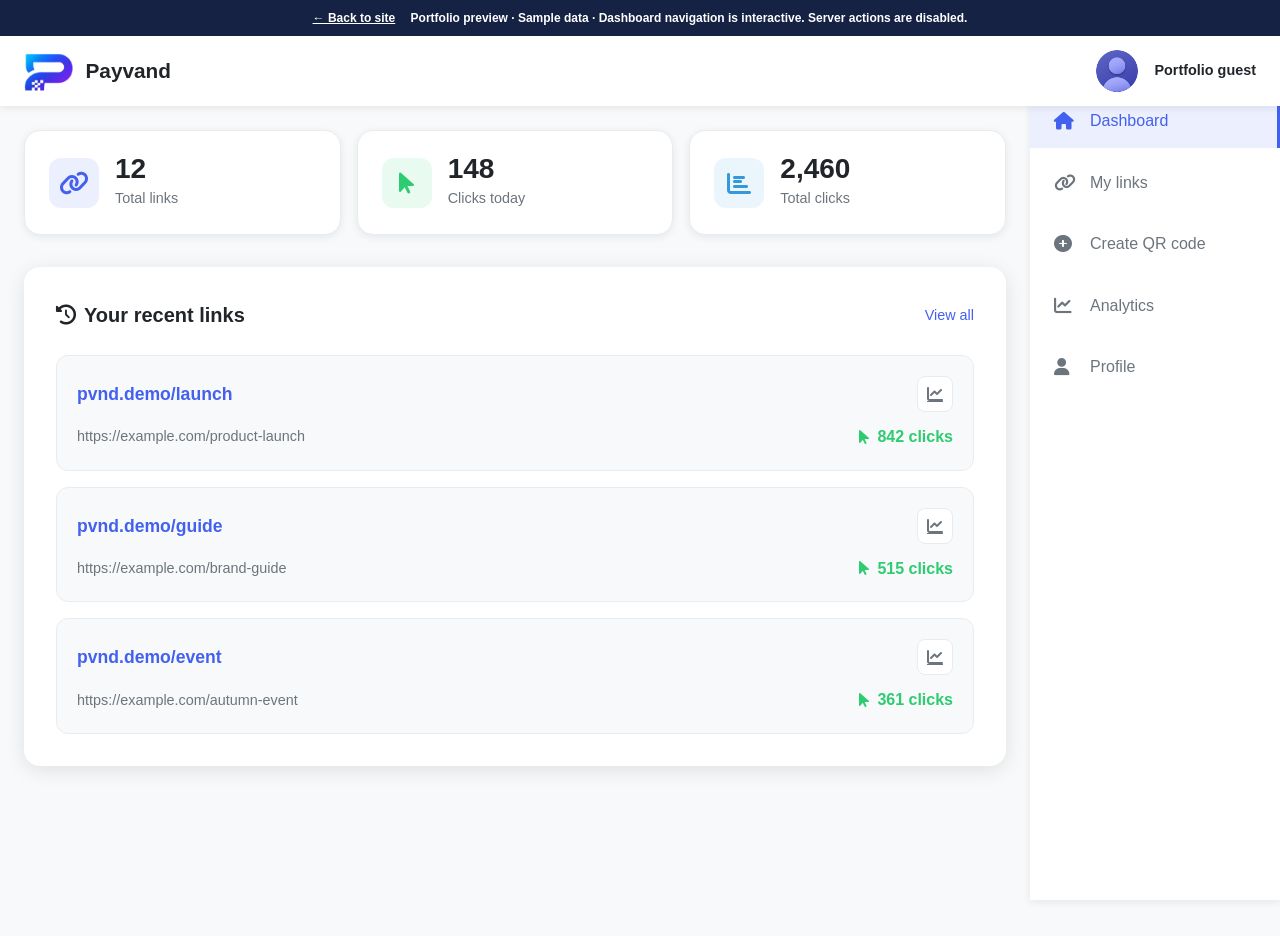
<file: docs/dashboard.html>
<!DOCTYPE html>

<html dir="ltr" lang="en">
<head>
<meta charset="utf-8"/>
<meta content="width=device-width, initial-scale=1.0" name="viewport"/>
<title>Dashboard - Payvand</title>
<link href="favicon.ico?v=M99SxDGOllb4gy5ilrcnsdpa4C7pzJbQvpX6XCi3LJg" rel="icon" type="image/x-icon"/>
<link href="favicon.ico?v=M99SxDGOllb4gy5ilrcnsdpa4C7pzJbQvpX6XCi3LJg" rel="icon" sizes="any"/>
<link href="favicon.ico?v=M99SxDGOllb4gy5ilrcnsdpa4C7pzJbQvpX6XCi3LJg" rel="shortcut icon"/>
<link href="css/Fonts/Vazirmatn.css?v=Yr-kcojYnvbN6wJA-B0DH2YSS-ohwwx17djbolKoN5s" rel="stylesheet"/>
<link href="https://cdnjs.cloudflare.com/ajax/libs/font-awesome/6.4.0/css/all.min.css" rel="stylesheet"/>
<link href="css/Dashboard/Dashboard.css?v=-G16GljSl1vFOf6_ydr79hvwvGB3f7pqSXbr-kInT7k" rel="stylesheet"/>
<style>



            .hidden {

                display: none !important;

            }



            .result-container {

                margin: 0 10px 1.5rem;

                padding: 16px;

                border: 1px solid rgba(67, 97, 238, 0.18);

                border-radius: 12px;

                background: linear-gradient(135deg, rgba(67, 97, 238, 0.08), rgba(32, 201, 151, 0.08));

                box-shadow: 0 10px 26px rgba(17, 24, 39, 0.06);

                font-family: 'Vazirmatn', sans-serif;

            }



            .result-header {

                display: flex;

                align-items: center;

                gap: 8px;

                margin-bottom: 12px;

                color: var(--text-main);

                font-size: 0.95rem;

                font-weight: 700;

            }



                .result-header i {

                    color: var(--success);

                }



            #Resultdiv {

                display: grid;

                grid-template-columns: minmax(0, 1fr) auto auto;

                align-items: center;

                gap: 10px;

                width: 100%;

                direction: rtl;

            }



            #ResultInput {

                width: 100%;

                min-width: 0;

                padding: 12px 14px;

                border: 1px solid rgba(67, 97, 238, 0.22);

                border-radius: 10px;

                font-family: inherit;

                font-size: 14px;

                color: #4361ee;

                font-weight: 600;

                background: #ffffff;

                outline: none;

                transition: all 0.2s ease;

                box-sizing: border-box;

                cursor: default;

                direction: ltr;

                text-align: left;

            }



            #Copybtn,

            #shortenother {

                padding: 12px 20px;

                background: linear-gradient(135deg, #4361ee, #7209b7);

                color: white;

                border: none;

                border-radius: 10px;

                font-family: inherit;

                font-size: 14px;

                font-weight: 600;

                cursor: pointer;

                transition: all 0.2s ease;

                display: flex;

                align-items: center;

                gap: 6px;

                white-space: nowrap;

                min-height: 46px;

            }



            #shortenother {

                background: #ffffff;

                color: #4361ee;

                border: 1px solid rgba(67, 97, 238, 0.24);

            }



            .result-timer {

                margin-top: 10px;

                color: var(--text-muted);

                font-size: 0.82rem;

            }



            .analytics-list {

                display: grid;

                gap: 1rem;

            }



            .analytics-link-card {

                display: grid;

                grid-template-columns: minmax(0, 1fr) auto;

                align-items: center;

                gap: 1rem;

                padding: 1rem;

                border: 1px solid rgba(67, 97, 238, 0.14);

                border-radius: 12px;

                background: #ffffff;

                box-shadow: 0 8px 24px rgba(17, 24, 39, 0.04);

            }



            .analytics-link-main {

                min-width: 0;

            }



            .analytics-short {

                color: #4361ee;

                font-weight: 700;

                direction: ltr;

                text-align: left;

                overflow-wrap: anywhere;

            }



            .analytics-original {

                margin-top: 0.35rem;

                color: var(--text-muted);

                font-size: 0.9rem;

                overflow: hidden;

                text-overflow: ellipsis;

                white-space: nowrap;

                direction: ltr;

                text-align: left;

            }



            .analytics-meta {

                display: flex;

                gap: 1rem;

                margin-top: 0.65rem;

                color: var(--text-muted);

                font-size: 0.85rem;

            }



            .analytics-view-btn {

                display: inline-flex;

                align-items: center;

                justify-content: center;

                gap: 6px;

                min-height: 42px;

                padding: 10px 16px;

                border: none;

                border-radius: 10px;

                background: linear-gradient(135deg, #4361ee, #7209b7);

                color: #ffffff;

                font-family: inherit;

                font-weight: 700;

                text-decoration: none;

                cursor: pointer;

                white-space: nowrap;

            }



            .analytics-placeholder {

                padding: 1rem;

                border: 1px dashed rgba(67, 97, 238, 0.28);

                border-radius: 12px;

                background: rgba(67, 97, 238, 0.05);

            }



            .analytics-placeholder-title {

                display: flex;

                align-items: center;

                gap: 8px;

                margin-bottom: 0.75rem;

                color: var(--text-main);

                font-weight: 800;

            }



            .analytics-back-btn {

                margin-top: 1rem;

                border: 1px solid rgba(67, 97, 238, 0.24);

                border-radius: 10px;

                background: #ffffff;

                color: #4361ee;

                font-family: inherit;

                font-weight: 700;

                padding: 10px 14px;

                cursor: pointer;

            }



            .analytics-detail-panel {

                display: grid;

                gap: 1rem;

            }



            .analytics-summary-grid {

                display: grid;

                grid-template-columns: repeat(4, minmax(0, 1fr));

                gap: 1rem;

            }



            .analytics-summary-card {

                padding: 1rem;

                border: 1px solid rgba(67, 97, 238, 0.12);

                border-radius: 12px;

                background: #ffffff;

                box-shadow: 0 8px 24px rgba(17, 24, 39, 0.04);

            }



            .analytics-summary-label {

                color: var(--text-muted);

                font-size: 0.82rem;

            }



            .analytics-summary-value {

                margin-top: 0.45rem;

                color: var(--text-main);

                font-size: 1.25rem;

                font-weight: 800;

                overflow-wrap: anywhere;

            }



            .analytics-chart-grid {

                display: grid;

                grid-template-columns: minmax(0, 1.4fr) minmax(280px, 0.8fr);

                gap: 1rem;

            }



            .analytics-chart-card,

            .analytics-table-card {

                padding: 1rem;

                border: 1px solid rgba(67, 97, 238, 0.12);

                border-radius: 12px;

                background: #ffffff;

                box-shadow: 0 8px 24px rgba(17, 24, 39, 0.04);

            }



            .analytics-card-title {

                margin-bottom: 1rem;

                color: var(--text-main);

                font-weight: 800;

            }



            .trade-chart-shell {

                position: relative;

                min-height: 320px;

                padding: 14px;

                border-radius: 12px;

                background: #0f172a;

                border: 1px solid rgba(148, 163, 184, 0.22);

                box-shadow: inset 0 0 0 1px rgba(255, 255, 255, 0.03);

            }



                .trade-chart-shell canvas {

                    width: 100% !important;

                    height: 290px !important;

                }



            .city-chart-shell {

                position: relative;

                min-height: 320px;

            }



                .city-chart-shell canvas {

                    width: 100% !important;

                    height: 290px !important;

                }



            .hour-chart {

                display: grid;

                grid-template-columns: repeat(24, minmax(18px, 1fr));

                align-items: end;

                gap: 6px;

                min-height: 220px;

                padding-top: 1rem;

                border-bottom: 1px solid #e9ecef;

            }



            .hour-bar-wrap {

                display: flex;

                flex-direction: column;

                align-items: center;

                justify-content: flex-end;

                min-width: 0;

                height: 210px;

            }



            .hour-bar {

                width: 100%;

                min-height: 4px;

                border-radius: 8px 8px 0 0;

                background: linear-gradient(180deg, #4361ee, #20c997);

            }



            .hour-count {

                margin-bottom: 4px;

                color: var(--text-muted);

                font-size: 0.72rem;

            }



            .hour-label {

                margin-top: 6px;

                color: var(--text-muted);

                font-size: 0.7rem;

                writing-mode: vertical-rl;

            }



            .city-chart {

                display: grid;

                gap: 0.75rem;

            }



            .city-bar-row {

                display: grid;

                grid-template-columns: 90px minmax(0, 1fr) 34px;

                align-items: center;

                gap: 8px;

            }



            .city-name {

                color: var(--text-main);

                font-size: 0.85rem;

                overflow: hidden;

                text-overflow: ellipsis;

                white-space: nowrap;

            }



            .city-track {

                height: 10px;

                overflow: hidden;

                border-radius: 99px;

                background: #edf2ff;

            }



            .city-bar {

                height: 100%;

                border-radius: inherit;

                background: linear-gradient(135deg, #7209b7, #4361ee);

            }



            .city-count {

                color: var(--text-muted);

                font-size: 0.8rem;

                text-align: left;

            }



            .analytics-table-wrap {

                overflow-x: auto;

            }



            .analytics-log-table {

                width: 100%;

                min-width: 900px;

                border-collapse: collapse;

            }



                .analytics-log-table th,

                .analytics-log-table td {

                    padding: 0.8rem;

                    border-bottom: 1px solid #edf2f7;

                    color: var(--text-main);

                    font-size: 0.85rem;

                    text-align: right;

                    vertical-align: top;

                }



                .analytics-log-table th {

                    color: var(--text-muted);

                    font-weight: 700;

                    background: #f8f9fa;

                }



            .ltr-cell {

                direction: ltr;

                text-align: left !important;

                max-width: 240px;

                overflow-wrap: anywhere;

            }



            .empty-analytics {

                padding: 1.25rem;

                border: 1px dashed rgba(67, 97, 238, 0.24);

                border-radius: 12px;

                color: var(--text-muted);

                background: rgba(67, 97, 238, 0.04);

            }



            .logout-modal {

                position: fixed;

                inset: 0;

                z-index: 2000;

                display: flex;

                align-items: center;

                justify-content: center;

                padding: 1rem;

                background: rgba(15, 23, 42, 0.55);

                backdrop-filter: blur(4px);

            }



            .logout-dialog {

                width: min(420px, 100%);

                padding: 1.5rem;

                border-radius: 14px;

                background: #ffffff;

                box-shadow: 0 24px 70px rgba(15, 23, 42, 0.24);

                text-align: center;

                font-family: 'Vazirmatn', sans-serif;

            }



            .logout-dialog-icon {

                display: inline-flex;

                align-items: center;

                justify-content: center;

                width: 52px;

                height: 52px;

                margin-bottom: 1rem;

                border-radius: 50%;

                background: rgba(239, 68, 68, 0.1);

                color: #ef4444;

                font-size: 1.3rem;

            }



            .logout-dialog-title {

                margin-bottom: 0.5rem;

                color: var(--text-main);

                font-size: 1.1rem;

                font-weight: 800;

            }



            .logout-dialog-message {

                margin-bottom: 1.25rem;

                color: var(--text-muted);

                line-height: 1.8;

            }



            .logout-dialog-actions {

                display: grid;

                grid-template-columns: 1fr 1fr;

                gap: 0.75rem;

            }



            .logout-dialog-btn {

                min-height: 44px;

                border-radius: 10px;

                border: none;

                font-family: inherit;

                font-weight: 800;

                cursor: pointer;

            }



                .logout-dialog-btn.confirm {

                    background: #ef4444;

                    color: #ffffff;

                }



                .logout-dialog-btn.cancel {

                    background: #f1f5f9;

                    color: var(--text-main);

                }



            .qr-dashboard-grid {

                display: grid;

                grid-template-columns: minmax(0, 1fr) minmax(320px, 0.9fr);

                gap: 1rem;

                align-items: start;

            }



            .qr-panel {

                background: #ffffff;

                border: 1px solid rgba(67, 97, 238, 0.12);

                border-radius: 12px;

                padding: 1.25rem;

                box-shadow: 0 8px 24px rgba(17, 24, 39, 0.04);

                margin-bottom: 1rem;

            }



            .qr-panel-title {

                display: flex;

                align-items: center;

                justify-content: space-between;

                gap: 0.75rem;

                margin-bottom: 1rem;

                color: var(--text-main);

                font-weight: 800;

            }



                .qr-panel-title span {

                    display: inline-flex;

                    align-items: center;

                    gap: 0.5rem;

                }



            .qr-form-grid {

                display: grid;

                grid-template-columns: repeat(2, minmax(0, 1fr));

                gap: 1rem;

            }



            .qr-color-row {

                display: grid;

                grid-template-columns: repeat(2, minmax(0, 1fr));

                gap: 0.75rem;

            }



            .qr-color-control {

                display: grid;

                grid-template-columns: 44px minmax(0, 1fr);

                align-items: center;

                gap: 0.75rem;

                padding: 0.65rem;

                border: 1px solid var(--border);

                border-radius: 10px;

                background: var(--bg-main);

            }



                .qr-color-control input[type="color"] {

                    width: 44px;

                    height: 44px;

                    padding: 0;

                    border: none;

                    border-radius: 8px;

                    background: transparent;

                    cursor: pointer;

                }



            .qr-size-options {

                display: grid;

                grid-template-columns: repeat(3, minmax(0, 1fr));

                gap: 0.5rem;

            }



            .qr-size-option {

                min-height: 42px;

                border: 1px solid var(--border);

                border-radius: 10px;

                background: #ffffff;

                color: var(--text-main);

                font-family: inherit;

                font-weight: 700;

                cursor: pointer;

            }



                .qr-size-option.active {

                    border-color: var(--primary);

                    color: var(--primary);

                    background: rgba(67, 97, 238, 0.08);

                }



            .qr-preview-shell {

                display: grid;

                gap: 0.75rem;

                justify-items: center;

                padding: 1rem;

                border: 1px dashed rgba(67, 97, 238, 0.28);

                border-radius: 12px;

                background: rgba(67, 97, 238, 0.04);

            }



            #qrPreviewCanvas {

                width: min(280px, 100%);

                aspect-ratio: 1;

                height: auto;

                border-radius: 8px;

                background: #ffffff;

                box-shadow: 0 12px 30px rgba(17, 24, 39, 0.08);

            }



            .qr-help-text {

                color: var(--text-muted);

                font-size: 0.82rem;

            }



            .qr-link-list,

            .qr-grid {

                display: grid;

                gap: 0.75rem;

            }



            .qr-link-list {

                max-height: 360px;

                overflow: auto;

                padding-left: 0.25rem;

            }



            .qr-link-option {

                display: grid;

                grid-template-columns: minmax(0, 1fr) auto;

                align-items: center;

                gap: 0.75rem;

                padding: 0.85rem;

                border: 1px solid var(--border);

                border-radius: 10px;

                background: var(--bg-main);

            }



                .qr-link-option.active {

                    border-color: var(--primary);

                    background: rgba(67, 97, 238, 0.08);

                }



            .qr-link-short,

            .qr-link-original,

            .qr-card-link {

                direction: ltr;

                text-align: left;

                overflow-wrap: anywhere;

            }



            .qr-link-short {

                color: var(--primary);

                font-weight: 800;

            }



            .qr-link-original {

                margin-top: 0.25rem;

                color: var(--text-muted);

                font-size: 0.82rem;

            }



            .qr-inline-actions {

                display: flex;

                gap: 0.4rem;

            }



            .qr-action-btn {

                display: inline-flex;

                align-items: center;

                justify-content: center;

                width: 38px;

                height: 38px;

                border: 1px solid var(--border);

                border-radius: 10px;

                background: #ffffff;

                color: var(--text-muted);

                cursor: pointer;

                text-decoration: none;

            }



                .qr-action-btn:hover {

                    border-color: var(--primary);

                    color: var(--primary);

                }



                .qr-action-btn.delete:hover {

                    border-color: var(--error);

                    color: var(--error);

                }



            .qr-card {

                display: grid;

                grid-template-columns: 86px minmax(0, 1fr) auto;

                gap: 0.8rem;

                align-items: center;

                padding: 0.75rem;

                border: 1px solid var(--border);

                border-radius: 10px;

                background: var(--bg-main);

            }



                .qr-card img {

                    width: 86px;

                    height: 86px;

                    object-fit: contain;

                    border-radius: 8px;

                    background: #ffffff;

                }



            .qr-status {

                margin-bottom: 1rem;

                padding: 0.85rem 1rem;

                border-radius: 10px;

                font-weight: 700;

            }



                .qr-status.success {

                    color: #166534;

                    background: #dcfce7;

                }



                .qr-status.error {

                    color: #991b1b;

                    background: #fee2e2;

                }



            @media (max-width: 768px) {

                #Resultdiv {

                    grid-template-columns: 1fr;

                }



                #Copybtn,

                #shortenother {

                    justify-content: center;

                    width: 100%;

                }



                .analytics-link-card {

                    grid-template-columns: 1fr;

                }



                .analytics-view-btn {

                    width: 100%;

                }



                .analytics-summary-grid,

                .analytics-chart-grid,

                .qr-dashboard-grid,

                .qr-form-grid {

                    grid-template-columns: 1fr;

                }



                .analytics-meta,

                .qr-inline-actions {

                    flex-wrap: wrap;

                }



                .analytics-summary-card,

                .analytics-chart-card,

                .analytics-table-card,

                .qr-panel {

                    padding: 0.9rem;

                }



                .qr-card {

                    grid-template-columns: 72px minmax(0, 1fr);

                    align-items: start;

                }



                    .qr-card img {

                        width: 72px;

                        height: 72px;

                    }



                    .qr-card .qr-inline-actions {

                        grid-column: 1 / -1;

                        justify-content: stretch;

                    }



                        .qr-card .qr-inline-actions .qr-action-btn,

                        .qr-card .qr-inline-actions form {

                            flex: 1;

                        }



                        .qr-card .qr-inline-actions .qr-action-btn {

                            width: 100%;

                        }



                .qr-color-row,

                .qr-size-options {

                    grid-template-columns: 1fr;

                }



                .hour-chart {

                    overflow-x: auto;

                    grid-template-columns: repeat(24, 28px);

                    padding-bottom: 0.5rem;

                }

            }



            @media (max-width: 420px) {

                .qr-link-option {

                    grid-template-columns: 1fr;

                }



                    .qr-link-option .qr-inline-actions {

                        justify-content: stretch;

                    }



                    .qr-link-option .qr-action-btn {

                        flex: 1;

                        width: 100%;

                    }



                .logout-dialog-actions {

                    grid-template-columns: 1fr;

                }

            }



    </style>
<link href="css/theme.css?v=VKK-2_IEa52J5gbwQ32rbc2KxmZVsV-fwdC8UTf-9BI" rel="stylesheet"/>
<link href="css/english.css?v=header-layer-20261003" rel="stylesheet"/>
<style>.portfolio-demo-banner{position:relative;z-index:10001;padding:9px 16px;text-align:center;background:#152244;color:#fff;font:600 12px/1.5 Arial,sans-serif}.portfolio-demo-banner+header{top:36px}@media(max-width:600px){.portfolio-demo-banner{font-size:11px}}body{direction:ltr}</style></head>
<body><div class="portfolio-demo-banner"><a href="index.html" style="color:#fff;text-decoration:underline;margin-right:12px">← Back to site</a> Portfolio preview · Sample data · Dashboard navigation is interactive. Server actions are disabled.</div>
<!-- Header -->
<header class="dashboard-header">
<a href="index.html" style="text-decoration:none;">
<div class="logo">
<img alt="Alternate Text" class="icon icon-md" src="Images/Logo/logo.png"/>
<span class="logo-text">Payvand</span>
</div>
</a>
<div class="user-profile">
<img alt="Payvand Logo" class="icon icon-md" src="Images/Icons/ProfileIcon.png"/>
<div class="user-info">
<div class="user-name">

Portfolio guest                </div>
<div class="user-phone"></div>
</div>
</div>
</header>
<!-- Sidebar (Desktop) -->
<aside class="dashboard-sidebar">
<nav>
<ul class="nav-menu">
<li class="nav-item">
<a class="nav-link active" data-page="dashboard" href="#dashboard">
<i class="fas fa-home nav-icon"></i>
<span>Dashboard</span>
</a>
</li>
<li class="nav-item">
<a class="nav-link" data-page="links" href="#links">
<i class="fas fa-link nav-icon"></i>
<span>My links</span>
</a>
</li>
<li class="nav-item">
<a class="nav-link" data-page="create" href="#create">
<i class="fas fa-plus-circle nav-icon"></i>
<span>Create QR code</span>
</a>
</li>
<li class="nav-item">
<a class="nav-link" data-page="analytics" href="#analytics">
<i class="fas fa-chart-line nav-icon"></i>
<span>Analytics</span>
</a>
</li>
<li class="nav-item">
<a class="nav-link" data-page="profile" href="#profile">
<i class="fas fa-user nav-icon"></i>
<span>Profile</span>
</a>
</li>
</ul>
</nav>
</aside>
<!-- Main Content -->
<main class="dashboard-main">
<!-- Dashboard Page -->
<section class="page-section active" id="dashboard">
<!-- Stats Cards -->
<div class="stats-grid">
<div class="stat-card">
<div class="stat-icon link">
<i class="fas fa-link"></i>
</div>
<div class="stat-content">
<div class="stat-number">12</div>
<div class="stat-label">Total links</div>
</div>
</div>
<div class="stat-card">
<div class="stat-icon click">
<i class="fas fa-mouse-pointer"></i>
</div>
<div class="stat-content">
<div class="stat-number">148</div>
<div class="stat-label">Clicks today</div>
</div>
</div>
<div class="stat-card">
<div class="stat-icon active">
<i class="fas fa-chart-bar"></i>
</div>
<div class="stat-content">
<div class="stat-number">2,460</div>
<div class="stat-label">Total clicks</div>
</div>
</div>
</div>
<!-- Recent Links -->
<div class="recent-links">
<div class="section-header">
<h2 class="section-title">
<i class="fas fa-history"></i>

                        Your recent links

                    </h2>
<a class="view-all" data-page="links" href="#links">

                        View all

                    </a>
</div>
<div class="links-list" id="recentLinksList">
<div class="link-item"><div class="link-header"><div class="link-short">pvnd.demo/launch</div><div class="link-actions"><a class="action-btn analytics-link" href="#analytics" title="View analytics"><i class="fas fa-chart-line"></i></a></div></div><div class="link-details"><div class="link-original">https://example.com/product-launch</div><div class="link-stats"><i class="fas fa-mouse-pointer"></i> 842 clicks</div></div></div><div class="link-item"><div class="link-header"><div class="link-short">pvnd.demo/guide</div><div class="link-actions"><a class="action-btn analytics-link" href="#analytics" title="View analytics"><i class="fas fa-chart-line"></i></a></div></div><div class="link-details"><div class="link-original">https://example.com/brand-guide</div><div class="link-stats"><i class="fas fa-mouse-pointer"></i> 515 clicks</div></div></div><div class="link-item"><div class="link-header"><div class="link-short">pvnd.demo/event</div><div class="link-actions"><a class="action-btn analytics-link" href="#analytics" title="View analytics"><i class="fas fa-chart-line"></i></a></div></div><div class="link-details"><div class="link-original">https://example.com/autumn-event</div><div class="link-stats"><i class="fas fa-mouse-pointer"></i> 361 clicks</div></div></div></div>
</div>
</section>
<!-- My Links Page -->
<section class="page-section" id="links">
<div class="section-header">
<h2 class="section-title">
<i class="fas fa-link"></i>

                    Create a new link

                </h2>
</div>
<form data-demo-form="true" data-pv-disable-submit="true" data-pv-error="Enter a valid URL." data-pv-validate="true" id="dashboardCreateLinkForm">
<div style="display: flex; align-items: center; gap: 8px; width: 100%; direction: rtl; font-family: 'Vazirmatn', sans-serif;">
<div style="position: relative; flex: 1; padding:10px;">
<input data-val="true" data-val-required="The ShortenedLink field is required." id="ShortenedLink" name="ShortenedLink" type="hidden" value=""/>
<input data-pv-required="true" data-pv-url="true" data-val="true" data-val-required="The OriginalUrl field is required." id="OriginalUrl" name="OriginalUrl" onblur="this.style.borderColor='#e9ecef'; this.style.boxShadow='none'" onfocus="this.style.borderColor='#4361ee'; this.style.boxShadow='0 0 0 4px rgba(67, 97, 238, 0.1)'" onmouseenter="this.style.borderColor='#adb5bd'" onmouseleave="this.style.borderColor='#e9ecef'" placeholder="Enter your URL..." style="width: 100%; padding: 12px 40px 12px 16px; border: 2px solid #e9ecef; border-radius: 12px; font-family: inherit; font-size: 14px; color: #212529; background: #ffffff; outline: none; transition: all 0.2s ease; box-sizing: border-box;" type="text" value=""/>
</div>
<button disabled="disabled" onmousedown="this.style.transform='translateY(0)'" onmouseenter="this.style.transform='translateY(-2px)'; this.style.boxShadow='0 4px 12px rgba(67, 97, 238, 0.3)'" onmouseleave="this.style.transform='translateY(0)'; this.style.boxShadow='none'" style="padding: 12px 20px; background: linear-gradient(135deg, #4361ee, #7209b7); color: white; border: none; border-radius: 12px; font-family: inherit; font-size: 14px; font-weight: 600; cursor: pointer; transition: all 0.2s ease; display: flex; align-items: center; gap: 6px; white-space: nowrap;" title="Available in the full application" type="submit">
<i class="fas fa-scissors" style="font-size: 14px;"></i>

                        Shorten link

                    </button>
</div>
</form>
<div class="result-container hidden" id="linkResult">
<div class="result-header">
<i class="fas fa-check-circle"></i>
<span>Short link created successfully</span>
</div>
<div id="Resultdiv">
<input id="ResultInput" onmouseenter="this.style.borderColor='#adb5bd'" onmouseleave="this.style.borderColor='#e9ecef'" readonly="" type="text" value=""/>
<button id="Copybtn" onmousedown="this.style.transform='translateY(0)'" onmouseenter="this.style.transform='translateY(-2px)'; this.style.boxShadow='0 4px 12px rgba(67, 97, 238, 0.3)'" onmouseleave="this.style.transform='translateY(0)'; this.style.boxShadow='none'" type="button">
<img alt="Copy Icon" class="icon icon-sm" src="Images/Icons/CopyW.png"/>

                        Copy

                    </button>
<button id="shortenother" onmousedown="this.style.transform='translateY(0)'" onmouseenter="this.style.transform='translateY(-2px)'; this.style.boxShadow='0 4px 12px rgba(67, 97, 238, 0.3)'" onmouseleave="this.style.transform='translateY(0)'; this.style.boxShadow='none'" type="button">
<img alt="Plus Icon" class="icon icon-sm" src="Images/Icons/Plus.png"/>

                        Shorten another link

                    </button>
</div>
</div>
<div class="section-header">
<h2 class="section-title">
<i class="fas fa-link"></i>

                    My links

                </h2>
<input class="form-input" id="searchLinks" placeholder="Search links..." style="max-width: 300px;" type="text"/>
</div>
<div class="links-grid" id="allLinksList">
<div class="link-card"><div class="link-short">launch</div><div class="link-original">https://example.com/product-launch</div><div class="link-stats"><i class="fas fa-mouse-pointer"></i> 842 clicks</div></div><div class="link-card"><div class="link-short">guide</div><div class="link-original">https://example.com/brand-guide</div><div class="link-stats"><i class="fas fa-mouse-pointer"></i> 515 clicks</div></div><div class="link-card"><div class="link-short">event</div><div class="link-original">https://example.com/autumn-event</div><div class="link-stats"><i class="fas fa-mouse-pointer"></i> 361 clicks</div></div></div>
</section>
<section class="page-section" id="create">
<div class="section-header">
<h2 class="section-title">
<i class="fas fa-qrcode"></i>

                    Create QR Code

                </h2>
</div>
<div class="qr-dashboard-grid">
<div>
<form class="qr-panel" data-demo-form="true" data-pv-error="Choose or enter a valid URL for your QR code." data-pv-qr="true" data-pv-validate="true" enctype="multipart/form-data" id="qrForm">
<div class="qr-panel-title">
<span><i class="fas fa-wand-magic-sparkles"></i> QR code settings</span>
<button class="qr-action-btn" id="clearQrForm" title="New form" type="button">
<i class="fas fa-plus"></i>
</button>
</div>
<input data-val="true" data-val-required="The Id field is required." id="qrId" name="Qrcdoe.Id" type="hidden" value="0"/>
<input data-val="true" data-val-required="The Size field is required." id="qrSizeInput" name="Qrcdoe.Size" type="hidden" value="300"/>
<div class="form-group">
<label class="form-label" for="Qrcdoe_ShortenedLinkId">Choose a short link</label>
<select class="form-input" id="qrShortenedLinkSelect" name="Qrcdoe.ShortenedLinkId">
<option value="">Enter a different URL</option>
</select>
</div>
<div class="form-group">
<label class="form-label" for="Qrcdoe_Link">Or use a direct URL</label>
<input class="form-input" data-pv-url="true" dir="ltr" id="qrLinkInput" name="Qrcdoe.Link" placeholder="https://example.com/page" type="text" value=""/>
</div>
<div class="qr-form-grid">
<div class="form-group">
<label class="form-label">Colors</label>
<div class="qr-color-row">
<label class="qr-color-control">
<input data-val="true" data-val-required="The ForeGroundColor field is required." id="qrForegroundColor" name="Qrcdoe.ForeGroundColor" type="color" value="#000000"/>
<span>Foreground color</span>
</label>
<label class="qr-color-control">
<input data-val="true" data-val-required="The BackGroundColor field is required." id="qrBackgroundColor" name="Qrcdoe.BackGroundColor" type="color" value="#FFFFFF"/>
<span>Background</span>
</label>
</div>
</div>
<div class="form-group">
<label class="form-label">Output size</label>
<div class="qr-size-options">
<button class="qr-size-option" data-size="220" type="button">Small</button>
<button class="qr-size-option active" data-size="300" type="button">Medium</button>
<button class="qr-size-option" data-size="500" type="button">Large</button>
</div>
</div>
</div>
<div class="form-group">
<label class="form-label" for="Qrcdoe_Logo">Optional logo</label>
<input accept="image/png,image/jpeg,image/webp" class="form-input" id="qrLogoInput" name="Qrcdoe.Logo" type="file"/>
<div class="qr-help-text">The logo applies to the preview and new output only.</div>
</div>
<div class="qr-preview-shell">
<canvas height="300" id="qrPreviewCanvas" width="300"></canvas>
<div class="qr-help-text" id="qrPreviewText">Live QR code preview</div>
</div>
<button class="save-btn" disabled="disabled" style="width:100%; margin-top:1rem;" title="Available in the full application" type="submit">
<i class="fas fa-save"></i>

                            Save QR code

                        </button>
</form>
</div>
<div>
<div class="qr-panel">
<div class="qr-panel-title">
<span><i class="fas fa-link"></i> Short links</span>
<span class="qr-help-text">0 link</span>
</div>
<input class="form-input" id="qrLinkSearch" placeholder="Search links..." style="margin-bottom:0.75rem;" type="text"/>
<div class="qr-link-list" id="qrLinkList">
</div>
</div>
<div class="qr-panel">
<div class="qr-panel-title">
<span><i class="fas fa-history"></i> Created QR codes</span>
<span class="qr-help-text">0 items</span>
</div>
<div class="qr-grid">
<div class="empty-analytics">You have not created a QR code yet.</div>
</div>
</div>
</div>
</div>
</section>
<!-- Analytics Page -->
<section class="page-section" id="analytics">
<div id="analyticsListView">
<div class="section-header">
<h2 class="section-title">
<i class="fas fa-chart-line"></i>

                        Link analytics

                    </h2>
</div>
<div class="analytics-list">
<div class="analytics-link-card"><div class="analytics-link-main"><div class="analytics-short">pvnd.demo/launch</div><div class="analytics-original">https://example.com/product-launch</div><div class="analytics-meta"><span><i class="fas fa-mouse-pointer"></i> 842 clicks</span><span><i class="fas fa-calendar-alt"></i> Sample data</span></div></div></div><div class="analytics-link-card"><div class="analytics-link-main"><div class="analytics-short">pvnd.demo/guide</div><div class="analytics-original">https://example.com/brand-guide</div><div class="analytics-meta"><span><i class="fas fa-mouse-pointer"></i> 515 clicks</span><span><i class="fas fa-calendar-alt"></i> Sample data</span></div></div></div><div class="analytics-link-card"><div class="analytics-link-main"><div class="analytics-short">pvnd.demo/event</div><div class="analytics-original">https://example.com/autumn-event</div><div class="analytics-meta"><span><i class="fas fa-mouse-pointer"></i> 361 clicks</span><span><i class="fas fa-calendar-alt"></i> Sample data</span></div></div></div></div>
</div>
<div class="hidden" id="analyticsDetailView">
<div class="section-header">
<h2 class="section-title">
<i class="fas fa-chart-bar"></i>

                        Link analytics

                    </h2>
</div>
<div style="margin-bottom: 1rem;">
<button class="analytics-back-btn" id="analyticsBackToList" type="button">

                        Back to links

                    </button>
</div>
<div id="analyticsDetails">
</div>
</div>
</section>
<!-- Profile Page -->
<section class="page-section" id="profile">
<div class="profile-container">
<div class="profile-card">
<div class="profile-info">
<img alt="Payvand Logo" class="icon icon-Logo" src="Images/Icons/ProfileIcon.png"/>
<div>
<h3 style="margin-bottom: 0.5rem; color: var(--text-main);">

Portfolio guest

                            </h3>
<p style="color: var(--text-muted);">Member since October 3, 2026</p>
</div>
</div>
<form data-demo-form="true" data-pv-disable-submit="true" data-pv-error="Enter a valid username." data-pv-validate="true" id="changeUserNameForm">
<input data-val="true" data-val-required="The UserId field is required." id="UserId" name="UserId" type="hidden" value=""/>
<label class="form-label" for="DisplayName">Username</label>
<input class="form-input" data-pv-required="true" data-pv-unique-url="/Dashboard/CheckDisplayName" data-pv-username="true" id="DisplayName" name="DisplayName" placeholder="User_123" type="text" value="Portfolio guest"/>
<span class="pv-field-error"></span>
<button class="save-btn-usname" disabled="disabled" title="Available in the full application" type="submit">
<i class="fas fa-save"></i>

                            Save changes

                        </button>
</form>
<label class="form-label">Google account email</label>
<input class="form-input" dir="ltr" readonly="" type="email"/>
</div>
</div>
</section>
</main>
<!-- Bottom Navigation (Mobile) -->
<nav class="bottom-nav">
<a class="bottom-nav-item active" data-page="dashboard" href="#dashboard">
<i class="fas fa-home bottom-nav-icon"></i>
<span class="bottom-nav-text">Home</span>
</a>
<a class="bottom-nav-item" data-page="links" href="#links">
<i class="fas fa-link bottom-nav-icon"></i>
<span class="bottom-nav-text">Links</span>
</a>
<a class="bottom-nav-item" data-page="create" href="#create">
<div class="create-link-btn">
<i class="fas fa-plus"></i>
</div>
<span class="bottom-nav-text create-text">Create</span>
</a>
<a class="bottom-nav-item" data-page="analytics" href="#analytics">
<i class="fas fa-chart-line bottom-nav-icon"></i>
<span class="bottom-nav-text">Analytics</span>
</a>
<a class="bottom-nav-item" data-page="profile" href="#profile">
<i class="fas fa-user bottom-nav-icon"></i>
<span class="bottom-nav-text">Profile</span>
</a>
</nav>
<div aria-labelledby="logoutModalTitle" aria-modal="true" class="logout-modal hidden" id="logoutModal" role="dialog">
<div class="logout-dialog">
<div class="logout-dialog-icon">
<i class="fas fa-sign-out-alt"></i>
</div>
<div class="logout-dialog-title" id="logoutModalTitle">Sign out</div>
<div class="logout-dialog-message">Sign out of the dashboard?</div>
<div class="logout-dialog-actions">
<button class="logout-dialog-btn confirm" id="confirmLogout" type="button">Yes</button>
<button class="logout-dialog-btn cancel" id="cancelLogout" type="button">No</button>
</div>
</div>
</div>
<form data-demo-form="true" hidden="" id="logoutForm"></form>
<!-- Overlay wrapper -->
<!-- Global Toast -->
<div class="toast" id="toast">
<i class="fas fa-check-circle toast-icon"></i>
<span id="toastMessage"></span>
<button id="closeToast">×</button>
</div>
<script defer="True" src="demo.js?v=accordion-20261003"></script></body>
</html>
</file>
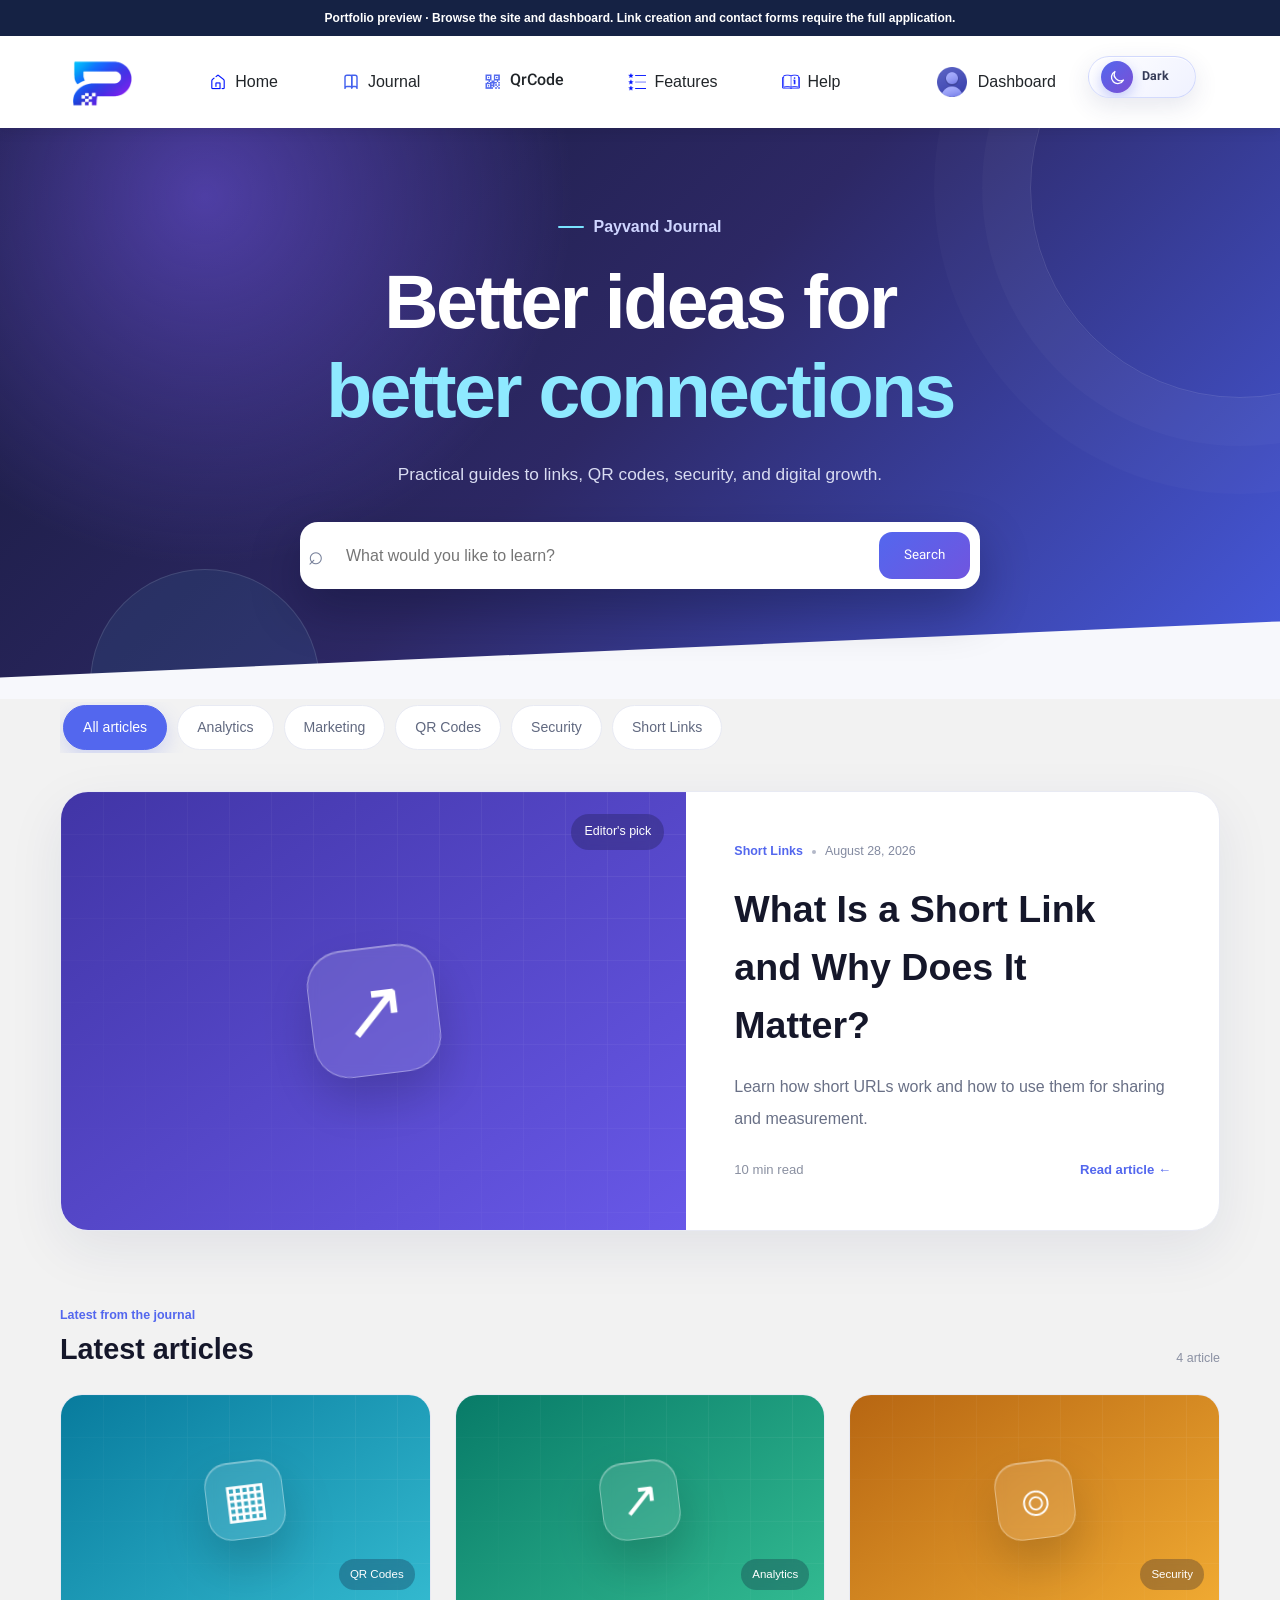
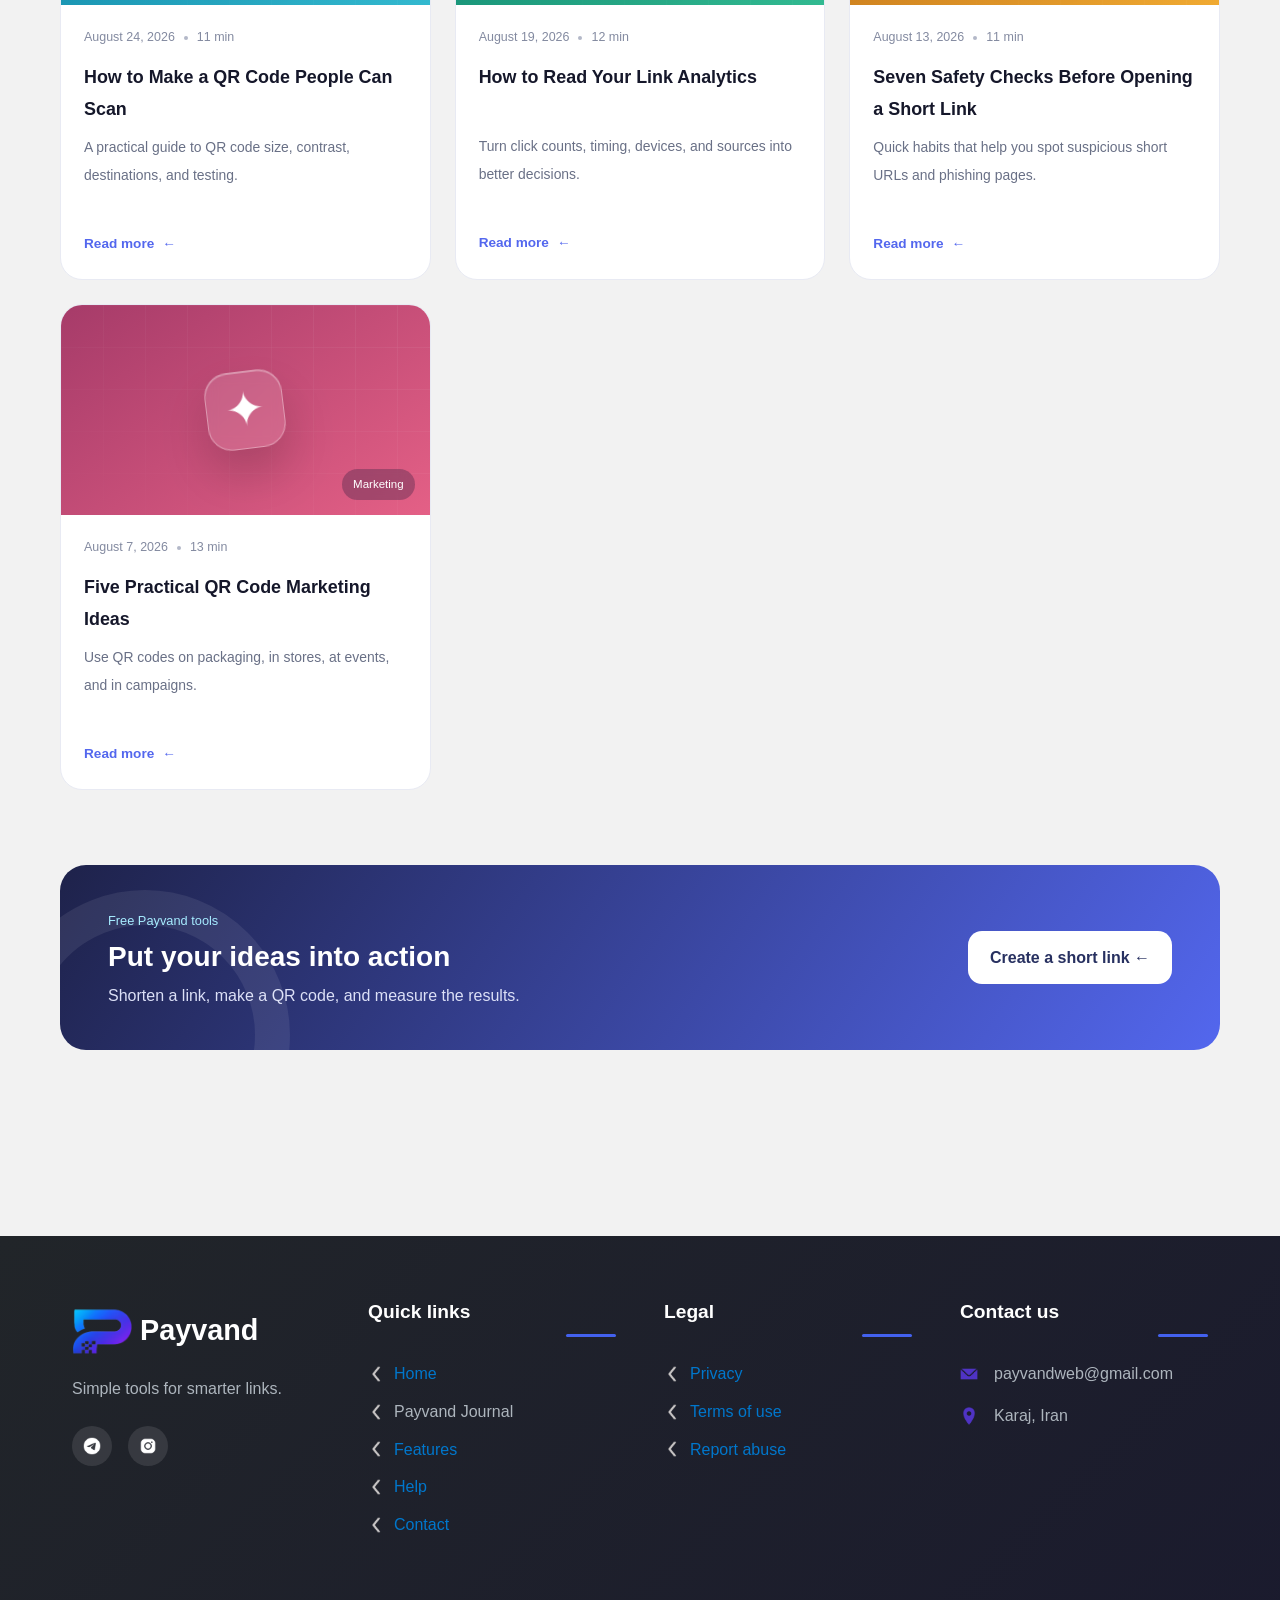
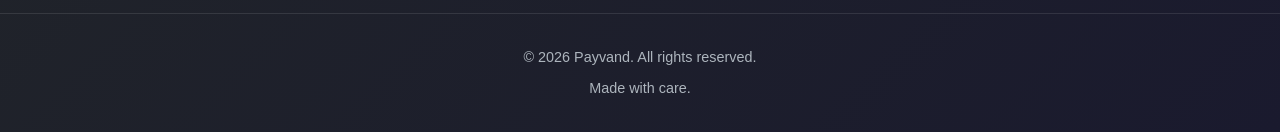
<file: docs/journal.html>
<!DOCTYPE html>

<html dir="ltr" lang="en">
<head>
<meta charset="utf-8"/>
<meta content="width=device-width, initial-scale=1.0" name="viewport"/>
<meta content="Practical guides to short links, QR codes, analytics, security, and digital growth." name="description"/>
<meta content="Payvand Journal, short links, QR codes, link analytics, digital marketing" name="keywords"/>
<meta content="index, follow, max-image-preview:large, max-snippet:-1, max-video-preview:-1" name="robots"/>
<meta content="#4361ee" name="theme-color"/>
<meta content="Payvand" name="application-name"/>
<meta content="Payvand" name="apple-mobile-web-app-title"/>
<link href="favicon.ico" rel="icon" sizes="any"/>
<meta content="Payvand" property="og:site_name"/>
<meta content="en_US" property="og:locale"/>
<meta content="website" property="og:type"/>
<meta content="Payvand Journal | Short Links, QR Codes, and Digital Growth" property="og:title"/>
<meta content="Practical guides to short links, QR codes, analytics, security, and digital growth." property="og:description"/>
<meta content="https://erfanjoghataei.github.io/Payvand-English/journal.html" property="og:url"/>
<meta content="https://erfanjoghataei.github.io/Payvand-English/Images/Logo/logo.png" property="og:image"/>
<meta content="summary_large_image" name="twitter:card"/>
<meta content="Payvand Journal | Short Links, QR Codes, and Digital Growth" name="twitter:title"/>
<meta content="Practical guides to short links, QR codes, analytics, security, and digital growth." name="twitter:description"/>
<meta content="https://erfanjoghataei.github.io/Payvand-English/Images/Logo/logo.png" name="twitter:image"/>
<title>Payvand Journal | Short Links, QR Codes, and Digital Growth</title>
<script src="js/theme.js?v=bW-aOjx31ueXR8tmykn7ubf7oOZHrX5BbZyp9NOafCg"></script>
<link href="css/Fonts/Vazirmatn.css?v=Yr-kcojYnvbN6wJA-B0DH2YSS-ohwwx17djbolKoN5s" rel="stylesheet"/>
<link href="css/Home/site.css?v=-wdfD6kCHuCfxP-0UimwwGs7F8Zll-hLJoPfCvYMz2c" rel="stylesheet"/>
<link href="Payvand.UI.styles.css?v=gO_RX54i2z8Yo8VI2ybD9PQnbj8R1QTJ5hEMalgadT8" rel="stylesheet"/>
<link href="css/Home/Contact.css" rel="stylesheet"/>
<link href="css/theme.css?v=VKK-2_IEa52J5gbwQ32rbc2KxmZVsV-fwdC8UTf-9BI" rel="stylesheet"/>
<link href="css/english.css?v=header-layer-20261003" rel="stylesheet"/>
<link href="favicon.ico?v=M99SxDGOllb4gy5ilrcnsdpa4C7pzJbQvpX6XCi3LJg" rel="icon" type="image/x-icon"/>
<link href="favicon.ico?v=M99SxDGOllb4gy5ilrcnsdpa4C7pzJbQvpX6XCi3LJg" rel="icon" sizes="any"/>
<link href="favicon.ico?v=M99SxDGOllb4gy5ilrcnsdpa4C7pzJbQvpX6XCi3LJg" rel="shortcut icon"/>
<script src="js/Home/site.js"></script>
<style>.portfolio-demo-banner{position:relative;z-index:10001;padding:9px 16px;text-align:center;background:#152244;color:#fff;font:600 12px/1.5 Arial,sans-serif}</style></head>
<body><div class="portfolio-demo-banner">Portfolio preview · Browse the site and dashboard. Link creation and contact forms require the full application.</div>
<div b-pand1dq8lx="" class="page-wrapper">
<!-- هدر سایت -->
<header b-pand1dq8lx="" class="header">
<nav b-pand1dq8lx="" class="navbar">
<button b-pand1dq8lx="" class="menu-toggle">☰</button>
<a b-pand1dq8lx="" href="index.html" style="text-decoration:none;">
<div b-pand1dq8lx="" class="logo">
<img alt="Payvand Logo" b-pand1dq8lx="" class="icon icon-Logo" src="Images/Logo/logo.png"/>
</div>
</a>
<ul b-pand1dq8lx="" class="nav-menu">
<li b-pand1dq8lx=""><a b-pand1dq8lx="" class="nav-link" href="index.html"> <img alt="Home Icon" class="icon icon-sm" src="Images/Icons/Home.png"/> Home</a></li>
<li b-pand1dq8lx="">
<a class="nav-link active" href="journal.html">
<svg aria-hidden="true" b-pand1dq8lx="" class="icon icon-sm blog-nav-icon" fill="none" viewbox="0 0 24 24">
<path b-pand1dq8lx="" d="M4 5.5A2.5 2.5 0 0 1 6.5 3H11a2 2 0 0 1 2 2v15a2 2 0 0 0-2-2H6.5A2.5 2.5 0 0 0 4 20.5v-15Z"></path>
<path b-pand1dq8lx="" d="M20 5.5A2.5 2.5 0 0 0 17.5 3H13v17a2 2 0 0 1 2-2h2.5a2.5 2.5 0 0 1 2.5 2.5v-15Z"></path>
</svg>

                            Journal

                        </a>
</li>
<li b-pand1dq8lx="">
<a class="nav-link qr-header-button" href="dashboard.html#create" value="qrcode">
<img alt="QR Code Icon" b-pand1dq8lx="" class="icon icon-sm qr-header-icon" src="Images/Icons/QrCode.png"/>
<span b-pand1dq8lx="" class="qr-header-label">QrCode</span>
</a>
</li>
<li b-pand1dq8lx=""><a b-pand1dq8lx="" class="nav-link" href="index.html#features"> <img alt="Features Icon" b-pand1dq8lx="" class="icon icon-sm" src="Images/Icons/Featurse.png"/> Features</a></li>
<li b-pand1dq8lx=""><a b-pand1dq8lx="" class="nav-link" href="index.html#faq"> <img alt="Guide Icon" b-pand1dq8lx="" class="icon icon-sm" src="Images/Icons/Guide.png"/> Help</a></li>
</ul>
<div b-pand1dq8lx="" class="nav-actions">
<button aria-label="Enable dark mode" aria-pressed="false" b-pand1dq8lx="" class="theme-toggle" data-theme-toggle="" type="button">
<span aria-hidden="true" b-pand1dq8lx="" class="theme-toggle-icons">
<svg b-pand1dq8lx="" class="theme-icon-moon" viewbox="0 0 24 24"><path b-pand1dq8lx="" d="M20.5 15.6A9 9 0 0 1 8.4 3.5 9 9 0 1 0 20.5 15.6Z"></path></svg>
<svg b-pand1dq8lx="" class="theme-icon-sun" viewbox="0 0 24 24"><circle b-pand1dq8lx="" cx="12" cy="12" r="4"></circle><path b-pand1dq8lx="" d="M12 2v2M12 20v2M4.93 4.93l1.42 1.42M17.65 17.65l1.42 1.42M2 12h2M20 12h2M4.93 19.07l1.42-1.42M17.65 6.35l1.42-1.42"></path></svg>
</span>
<span b-pand1dq8lx="" class="theme-toggle-label">Dark</span>
</button>
<a class="nav-link" href="dashboard.html">
<img alt="Dashboard Icon" b-pand1dq8lx="" class="icon icon-profile" src="Images/Icons/ProfileIcon.png"/>
                        Dashboard
                    </a>
</div>
<button b-pand1dq8lx="" class="menu-toggle">
<i b-pand1dq8lx="" class="fas fa-bars"></i>
</button>
</nav>
</header>
<div b-pand1dq8lx="" class="container">
<main b-pand1dq8lx="" class="pb-3" role="main">
<link href="css/Blog/blog.css?v=DpwxoZuWBfML7NkdKb7-AXseLi4-P_Cu8xwF_FOyIOA" rel="stylesheet"/>
<section class="blog-hero">
<div class="blog-orb blog-orb-one"></div>
<div class="blog-orb blog-orb-two"></div>
<div class="blog-hero-content">
<span class="blog-eyebrow"><span></span> Payvand Journal</span>
<h1>Better ideas for<br/><strong>better connections</strong></h1>
<p>Practical guides to links, QR codes, security, and digital growth.</p>
<form action="journal.html" class="blog-search" method="get" role="search">
<label class="sr-only" for="blogSearch">Search articles</label>
<span class="blog-search-icon">⌕</span>
<input id="blogSearch" name="q" placeholder="What would you like to learn?"/>
<button type="submit">Search</button>
</form>
</div>
</section>
<div class="blog-shell">
<nav aria-label="Article categories" class="blog-categories">
<a class="active" href="journal.html">All articles</a>
<a href="journal.html?category=Analytics">Analytics</a>
<a href="journal.html?category=Marketing">Marketing</a>
<a href="journal.html?category=QR%20Codes">QR Codes</a>
<a href="journal.html?category=Security">Security</a>
<a href="journal.html?category=Short%20Links">Short Links</a>
</nav>
<article class="featured-article">
<a aria-label="Read What Is a Short Link and Why Does It Matter?" class="featured-cover theme-violet" href="article-what-is-short-link.html">
<span class="cover-grid"></span>
<span class="cover-symbol">↗</span>
<span class="featured-label">Editor's pick</span>
</a>
<div class="featured-copy">
<div class="article-meta"><span>Short Links</span><i></i><time>August 28, 2026</time></div>
<h2><a href="article-what-is-short-link.html">What Is a Short Link and Why Does It Matter?</a></h2>
<p>Learn how short URLs work and how to use them for sharing and measurement.</p>
<div class="article-footer">
<span>10 min read</span>
<a class="read-more" href="article-what-is-short-link.html">Read article <b>←</b></a>
</div>
</div>
</article>
<div class="blog-section-heading">
<div>
<span>Latest from the journal</span>
<h2>Latest articles</h2>
</div>
<span class="article-count">4 article</span>
</div>
<div class="articles-grid">
<article class="article-card">
<a aria-label="Read How to Make a QR Code People Can Scan" class="article-cover theme-cyan" href="article-qr-code-complete-guide.html">
<span class="cover-grid"></span>
<span class="cover-symbol">▦</span>
<span class="card-category">QR Codes</span>
</a>
<div class="article-card-body">
<div class="article-meta"><time>August 24, 2026</time><i></i><span>11 min</span></div>
<h3><a href="article-qr-code-complete-guide.html">How to Make a QR Code People Can Scan</a></h3>
<p>A practical guide to QR code size, contrast, destinations, and testing.</p>
<a class="card-link" href="article-qr-code-complete-guide.html">Read more <b>←</b></a>
</div>
</article>
<article class="article-card">
<a aria-label="Read How to Read Your Link Analytics" class="article-cover theme-emerald" href="article-analyze-link-clicks.html">
<span class="cover-grid"></span>
<span class="cover-symbol">↗</span>
<span class="card-category">Analytics</span>
</a>
<div class="article-card-body">
<div class="article-meta"><time>August 19, 2026</time><i></i><span>12 min</span></div>
<h3><a href="article-analyze-link-clicks.html">How to Read Your Link Analytics</a></h3>
<p>Turn click counts, timing, devices, and sources into better decisions.</p>
<a class="card-link" href="article-analyze-link-clicks.html">Read more <b>←</b></a>
</div>
</article>
<article class="article-card">
<a aria-label="Read Seven Safety Checks Before Opening a Short Link" class="article-cover theme-amber" href="article-short-link-security-tips.html">
<span class="cover-grid"></span>
<span class="cover-symbol">⌾</span>
<span class="card-category">Security</span>
</a>
<div class="article-card-body">
<div class="article-meta"><time>August 13, 2026</time><i></i><span>11 min</span></div>
<h3><a href="article-short-link-security-tips.html">Seven Safety Checks Before Opening a Short Link</a></h3>
<p>Quick habits that help you spot suspicious short URLs and phishing pages.</p>
<a class="card-link" href="article-short-link-security-tips.html">Read more <b>←</b></a>
</div>
</article>
<article class="article-card">
<a aria-label="Read Five Practical QR Code Marketing Ideas" class="article-cover theme-rose" href="article-qr-code-marketing-ideas.html">
<span class="cover-grid"></span>
<span class="cover-symbol">✦</span>
<span class="card-category">Marketing</span>
</a>
<div class="article-card-body">
<div class="article-meta"><time>August 7, 2026</time><i></i><span>13 min</span></div>
<h3><a href="article-qr-code-marketing-ideas.html">Five Practical QR Code Marketing Ideas</a></h3>
<p>Use QR codes on packaging, in stores, at events, and in campaigns.</p>
<a class="card-link" href="article-qr-code-marketing-ideas.html">Read more <b>←</b></a>
</div>
</article>
</div>
<section class="blog-cta">
<div>
<span>Free Payvand tools</span>
<h2>Put your ideas into action</h2>
<p>Shorten a link, make a QR code, and measure the results.</p>
</div>
<a href="index.html#shortenerForm">Create a short link <b>←</b></a>
</section>
</div>
</main>
</div>
<!-- فوتر -->
<div b-pand1dq8lx="" class="footer">
<div b-pand1dq8lx="" class="footer-content">
<div b-pand1dq8lx="" class="footer-section">
<a b-pand1dq8lx="" class="footer-logo" href="index.html" style="text-decoration:none;color:inherit;">
<img alt="" b-pand1dq8lx="" class="icon icon-Logo" src="Images/Logo/logo.png"/>

                        Payvand

                    </a>
<p b-pand1dq8lx="" class="footer-description">

                        Simple tools for smarter links.

                    </p>
<div b-pand1dq8lx="" class="social-links">
<a b-pand1dq8lx="" class="social-link" href="https://payvnd.ir/pH4ZtQ" target="_blank"> <img alt="Telegram Icon" b-pand1dq8lx="" class="icon icon-sm" src="Images/Icons/Telegram.png"/></a>
<a b-pand1dq8lx="" class="social-link" href="https://payvnd.ir/3JnvSZ" target="_blank"> <img alt="Instagram Icon" b-pand1dq8lx="" class="icon icon-sm" src="Images/Icons/Instagram.png"/></a>
</div>
</div>
<div b-pand1dq8lx="" class="footer-section">
<h4 b-pand1dq8lx="">Quick links</h4>
<ul b-pand1dq8lx="" class="footer-links">
<li b-pand1dq8lx=""><a b-pand1dq8lx="" href="index.html"><img alt="" b-pand1dq8lx="" class="icon icon-sm" src="Images/Icons/LeftArrow.png"/>Home</a></li>
<li b-pand1dq8lx=""><a href="journal.html"><img alt="" b-pand1dq8lx="" class="icon icon-sm" src="Images/Icons/LeftArrow.png"/>Payvand Journal</a></li>
<li b-pand1dq8lx=""><a b-pand1dq8lx="" href="index.html#features"><img alt="Left Arrow" b-pand1dq8lx="" class="icon icon-sm" src="Images/Icons/LeftArrow.png"/> Features</a></li>
<li b-pand1dq8lx=""><a b-pand1dq8lx="" href="index.html#faq"><img alt="Left Arrow" b-pand1dq8lx="" class="icon icon-sm" src="Images/Icons/LeftArrow.png"/>Help</a></li>
<li b-pand1dq8lx=""><a b-pand1dq8lx="" href="#" id="ContactBtn"><img alt="Left Arrow" b-pand1dq8lx="" class="icon icon-sm" src="Images/Icons/LeftArrow.png"/>Contact</a></li>
</ul>
</div>
<div b-pand1dq8lx="" class="footer-section">
<h4 b-pand1dq8lx="">Legal</h4>
<ul b-pand1dq8lx="" class="footer-links">
<li b-pand1dq8lx=""><a b-pand1dq8lx="" href="privacy.html"><img alt="Left Arrow" b-pand1dq8lx="" class="icon icon-sm" src="Images/Icons/LeftArrow.png"/> Privacy</a></li>
<li b-pand1dq8lx=""><a b-pand1dq8lx="" href="terms.html"><img alt="Left Arrow" b-pand1dq8lx="" class="icon icon-sm" src="Images/Icons/LeftArrow.png"/>  Terms of use</a></li>
<li b-pand1dq8lx=""><a b-pand1dq8lx="" href="#" id="ViolationReportBtn"><img alt="Left Arrow" b-pand1dq8lx="" class="icon icon-sm" src="Images/Icons/LeftArrow.png"/>  Report abuse</a></li>
</ul>
</div>
<div b-pand1dq8lx="" class="footer-section">
<h4 b-pand1dq8lx="">Contact us</h4>
<ul b-pand1dq8lx="" class="footer-contact">
<li b-pand1dq8lx=""><img alt="Email Icon" b-pand1dq8lx="" class="icon icon-sm" src="Images/Icons/Email.png"/>payvandweb@gmail.com</li>
<li b-pand1dq8lx=""><img alt="Location Icon" b-pand1dq8lx="" class="icon icon-sm" src="Images/Icons/Location.png"/>Karaj, Iran</li>
</ul>
</div>
</div>
<div b-pand1dq8lx="" class="footer-bottom">
<p b-pand1dq8lx="">© 2026 Payvand. All rights reserved.</p>
<p b-pand1dq8lx="">Made with care.</p>
</div>
</div>
<!-- Contact Modal -->
<div b-pand1dq8lx="" class="modal-overlay" id="contactModal">
<div b-pand1dq8lx="" class="modal-container">
<div b-pand1dq8lx="" class="modal-header">
<button b-pand1dq8lx="" class="close-button" id="closeModal">×</button>
<h2 b-pand1dq8lx="" class="modal-title">Contact us</h2>
</div>
<div b-pand1dq8lx="" class="modal-body">
<form data-demo-form="true" data-pv-disable-submit="true" data-pv-error="Complete the contact form correctly." data-pv-validate="true" id="contactForm">
<input id="Messagemodel_UserId" name="Messagemodel.UserId" type="hidden" value="1087"/>
<div b-pand1dq8lx="" class="form-group">
<label class="form-label" for="Messagemodel_FullName">Full name</label>
<input class="form-control" data-pv-min="2" data-pv-required="true" data-val="true" data-val-length="The field FullName must be a string with a maximum length of 100." data-val-length-max="100" data-val-required="Enter your full name." id="name" maxlength="100" name="Messagemodel.FullName" placeholder="Enter your name" type="text" value=""/>
<span class="field-validation-valid" data-valmsg-for="Messagemodel.FullName" data-valmsg-replace="true"></span>
</div>
<div b-pand1dq8lx="" class="form-group">
<label class="form-label" for="Messagemodel_Email">Email</label>
<input class="form-control" data-pv-email="true" data-pv-required="true" data-val="true" data-val-email="Enter a valid email address." data-val-length="The field Email must be a string with a maximum length of 254." data-val-length-max="254" data-val-required="Enter your email." id="email" maxlength="254" name="Messagemodel.Email" placeholder="Enter a valid email address" type="email" value=""/>
<span class="field-validation-valid" data-valmsg-for="Messagemodel.Email" data-valmsg-replace="true"></span>
</div>
<div b-pand1dq8lx="" class="form-group">
<label class="form-label" for="Messagemodel_Topic">Subject</label>
<input class="form-control" data-pv-min="3" data-pv-required="true" data-val="true" data-val-length="The field Topic must be a string with a maximum length of 150." data-val-length-max="150" data-val-required="Enter a subject." id="subject" maxlength="150" name="Messagemodel.Topic" placeholder="Enter a subject" type="text" value=""/>
<span class="field-validation-valid" data-valmsg-for="Messagemodel.Topic" data-valmsg-replace="true"></span>
</div>
<div b-pand1dq8lx="" class="form-group">
<label class="form-label" for="Messagemodel_Message">Message</label>
<textarea class="form-control" data-pv-min="10" data-pv-required="true" data-val="true" data-val-length="The field Message must be a string with a maximum length of 4000." data-val-length-max="4000" data-val-required="Enter your message." id="message" maxlength="4000" name="Messagemodel.Message" placeholder="Write your message...">

</textarea>
<span class="field-validation-valid" data-valmsg-for="Messagemodel.Message" data-valmsg-replace="true"></span>
</div>
<button b-pand1dq8lx="" class="submit-button" disabled="disabled" title="Available in the full application" type="submit">Send message</button>
</form>
<div b-pand1dq8lx="" class="contact-info">
<div b-pand1dq8lx="" class="info-item"><img alt="" b-pand1dq8lx="" class="icon icon-sm" src="Images/Icons/Email.png"/><span b-pand1dq8lx="">Email: payvandweb@gmail.com</span></div>
<div b-pand1dq8lx="" class="info-item"><img alt="" b-pand1dq8lx="" class="icon icon-sm" src="Images/Icons/Location.png"/><span b-pand1dq8lx="">Location: Karaj, Iran</span></div>
</div>
</div>
</div>
</div>
</div>
<!-- Violation Report Modal -->
<div b-pand1dq8lx="" class="modal-overlay" id="violationReportModal">
<div b-pand1dq8lx="" class="modal-container">
<div b-pand1dq8lx="" class="modal-header">
<button b-pand1dq8lx="" class="close-button" id="closeViolationReportModal">×</button>
<h2 b-pand1dq8lx="" class="modal-title">Report abuse</h2>
</div>
<div b-pand1dq8lx="" class="modal-body">
<form data-demo-form="true" data-pv-disable-submit="true" data-pv-error="Complete the report form correctly." data-pv-validate="true" id="violationReportForm">
<div b-pand1dq8lx="" class="form-group">
<label class="form-label" for="ViolationReport_ReportedUrl">Reported URL</label>
<input class="form-control" data-pv-required="true" data-val="true" data-val-required="Enter the reported URL." dir="ltr" id="reportedUrl" name="ViolationReport.ReportedUrl" placeholder="payvand.ir/abc123" type="text" value=""/>
<span class="field-validation-valid" data-valmsg-for="ViolationReport.ReportedUrl" data-valmsg-replace="true"></span>
</div>
<div b-pand1dq8lx="" class="form-group">
<label class="form-label" for="ViolationReport_Reason">Reason for report</label>
<select class="form-control" data-pv-required="true" data-val="true" data-val-required="Choose a reason for the report." id="reportReason" name="ViolationReport.Reason">
<option selected="selected" value="">Select a reason</option>
<option value="phishing">Phishing or impersonation</option>
<option value="malware">Malware</option>
<option value="spam">Spam</option>
<option value="abuse">Abusive or illegal content</option>
<option value="other">Other</option>
</select>
<span class="field-validation-valid" data-valmsg-for="ViolationReport.Reason" data-valmsg-replace="true"></span>
</div>
<div b-pand1dq8lx="" class="form-group">
<label class="form-label" for="ViolationReport_Description">Details</label>
<textarea class="form-control" data-pv-min="10" data-pv-required="true" data-val="true" data-val-minlength="Details must be at least 10 characters." data-val-minlength-min="10" data-val-required="Enter the report details." id="reportDescription" name="ViolationReport.Description" placeholder="Describe the problem...">

</textarea>
<span class="field-validation-valid" data-valmsg-for="ViolationReport.Description" data-valmsg-replace="true"></span>
</div>
<div b-pand1dq8lx="" class="form-group">
<label class="form-label" for="ViolationReport_ReporterEmail">Your email (optional)</label>
<input class="form-control" data-pv-email="true" data-val="true" data-val-email="Enter a valid email address." dir="ltr" id="reporterEmail" name="ViolationReport.ReporterEmail" placeholder="name@example.com" type="email" value=""/>
<span class="field-validation-valid" data-valmsg-for="ViolationReport.ReporterEmail" data-valmsg-replace="true"></span>
</div>
<button b-pand1dq8lx="" class="submit-button" disabled="disabled" title="Available in the full application" type="submit">Submit report</button>
</form>
</div>
</div>
</div>
<script defer="True" src="demo.js?v=accordion-20261003"></script></body>
</html>
</file>
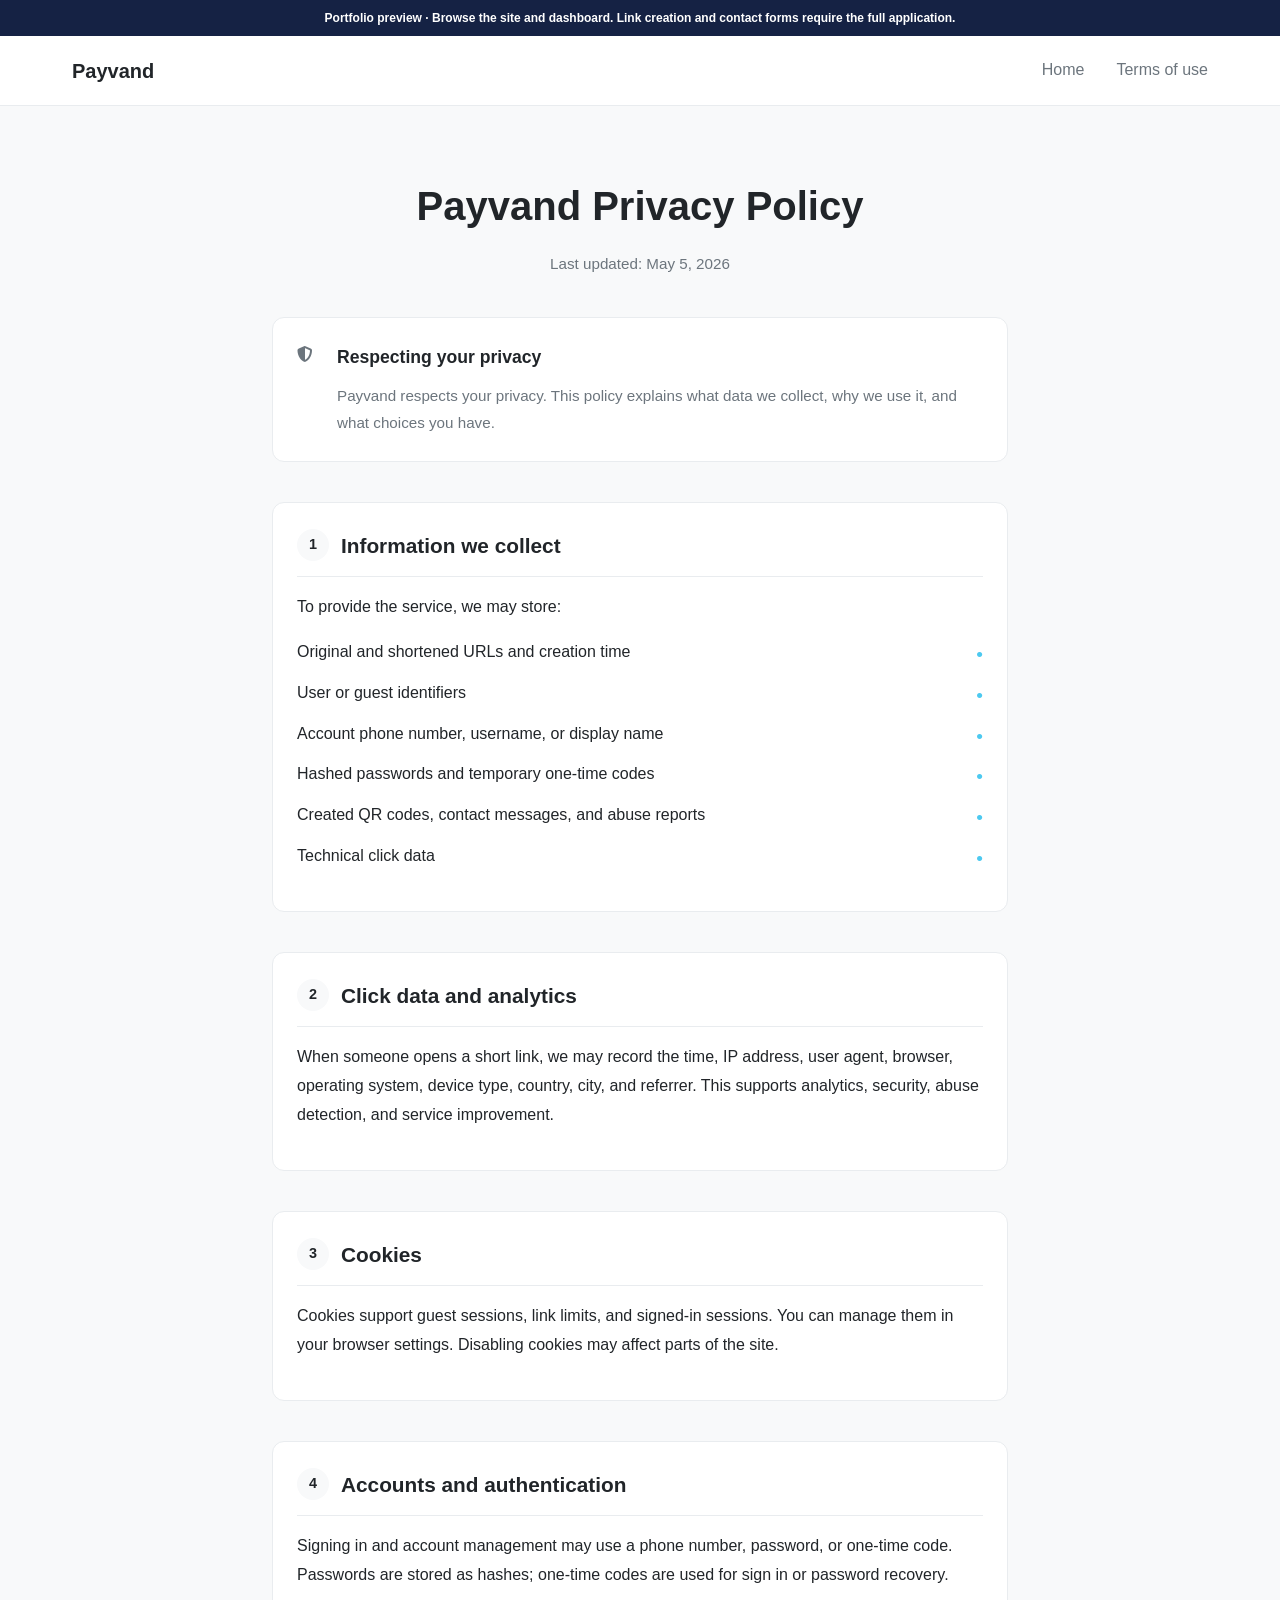
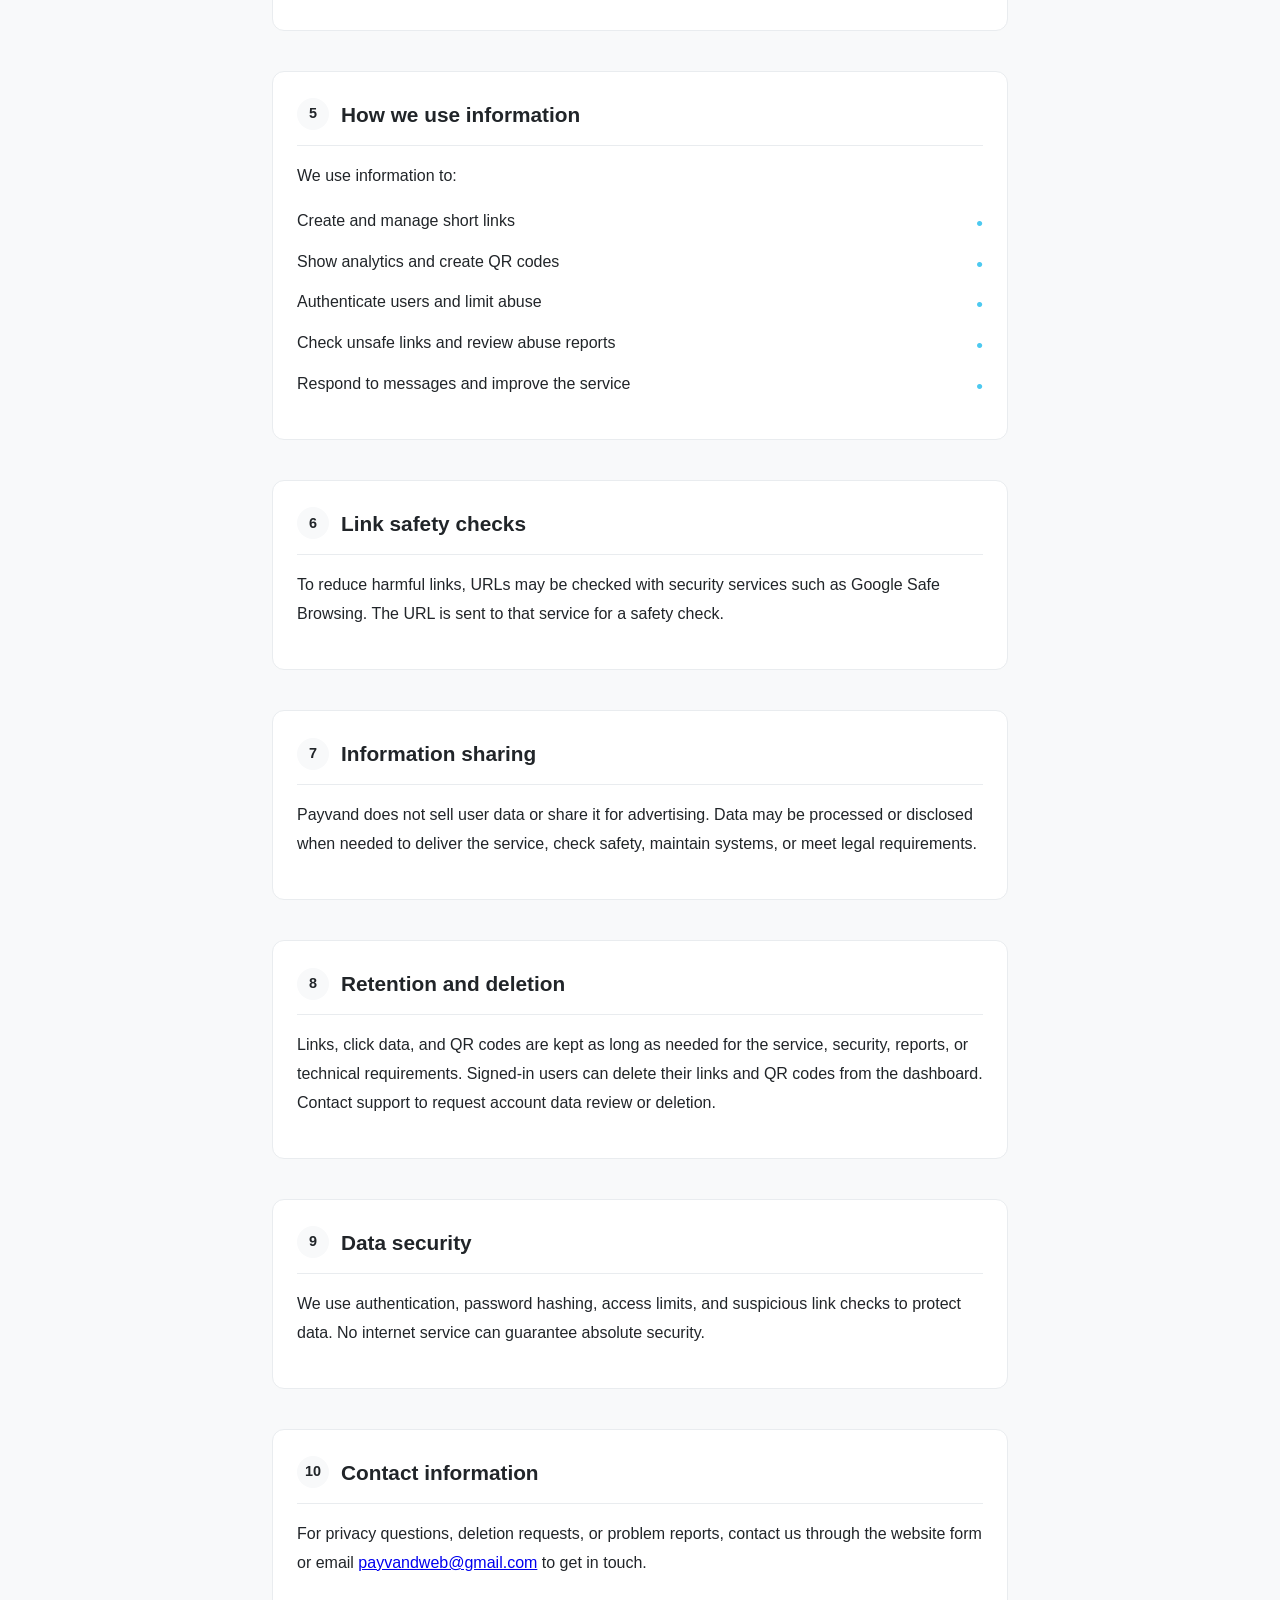
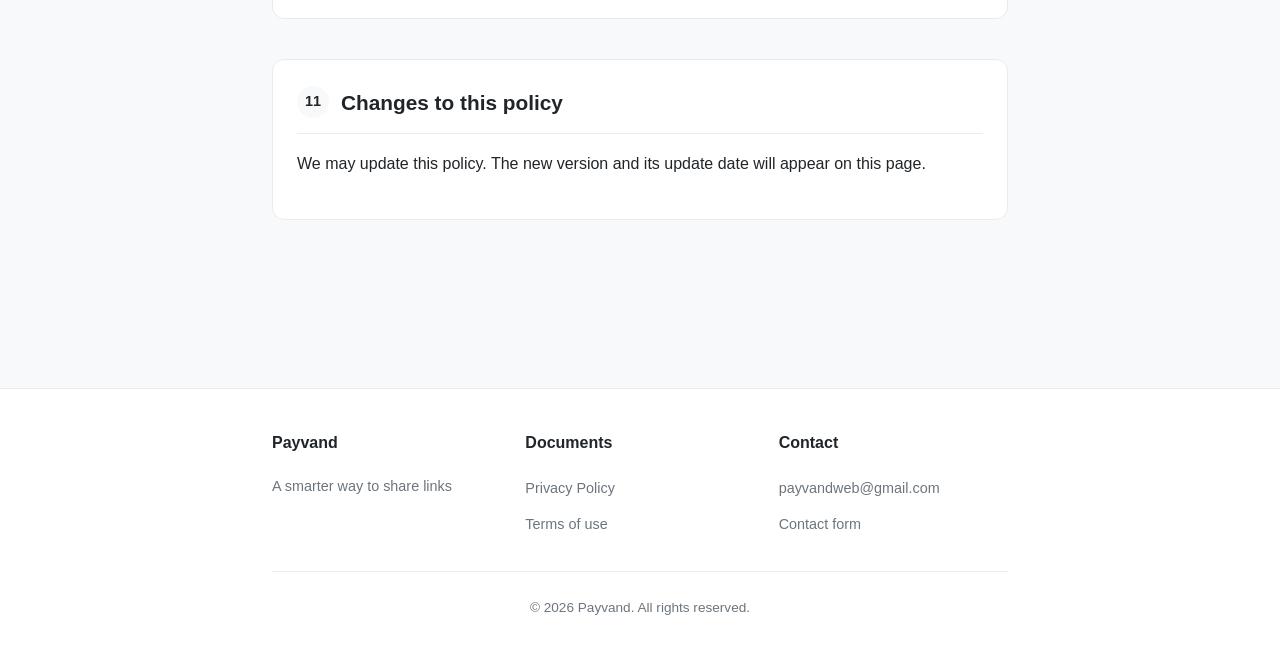
<file: docs/privacy.html>
<!DOCTYPE html>

<html dir="ltr" lang="en">
<head>
<meta charset="utf-8"/>
<meta content="width=device-width, initial-scale=1.0" name="viewport"/>
<meta content="Payvand privacy policy for links, accounts, cookies, click analytics, and data retention." name="description"/>
<meta content="index, follow, max-image-preview:large" name="robots"/>
<meta content="Payvand" property="og:site_name"/>
<meta content="en_US" property="og:locale"/>
<meta content="article" property="og:type"/>
<meta content="Privacy Policy | Payvand" property="og:title"/>
<meta content="How Payvand handles account data, links, clicks, cookies, and abuse reports." property="og:description"/>
<meta content="https://erfanjoghataei.github.io/Payvand-English/privacy.html" property="og:url"/>
<title>Privacy Policy | Payvand</title>
<link href="favicon.ico?v=M99SxDGOllb4gy5ilrcnsdpa4C7pzJbQvpX6XCi3LJg" rel="icon" type="image/x-icon"/>
<link href="favicon.ico?v=M99SxDGOllb4gy5ilrcnsdpa4C7pzJbQvpX6XCi3LJg" rel="icon"/>
<link href="favicon.ico?v=M99SxDGOllb4gy5ilrcnsdpa4C7pzJbQvpX6XCi3LJg" rel="shortcut icon"/>
<script src="js/theme.js?v=bW-aOjx31ueXR8tmykn7ubf7oOZHrX5BbZyp9NOafCg"></script>
<link href="css/Fonts/Vazirmatn.css?v=Yr-kcojYnvbN6wJA-B0DH2YSS-ohwwx17djbolKoN5s" rel="stylesheet"/>
<link href="https://cdnjs.cloudflare.com/ajax/libs/font-awesome/6.4.0/css/all.min.css" rel="stylesheet"/>
<link href="css/Terms&amp;Privacy/Privacy.css" rel="stylesheet"/>
<link href="css/Home/Contact.css?v=s-ql610pY2kAUCSdeuqr4q4PyXN5BwvrR2X5kK2iKS4" rel="stylesheet"/>
<link href="css/theme.css?v=VKK-2_IEa52J5gbwQ32rbc2KxmZVsV-fwdC8UTf-9BI" rel="stylesheet"/>
<link href="css/english.css?v=header-layer-20261003" rel="stylesheet"/>
<style>.portfolio-demo-banner{position:relative;z-index:10001;padding:9px 16px;text-align:center;background:#152244;color:#fff;font:600 12px/1.5 Arial,sans-serif}</style></head>
<body><div class="portfolio-demo-banner">Portfolio preview · Browse the site and dashboard. Link creation and contact forms require the full application.</div>
<!-- هدر ساده -->
<header class="simple-header">
<div class="header-container">
<a class="logo" href="index.html">
<span>Payvand</span>
</a>
<ul class="nav-links">
<li><a href="index.html">Home</a></li>
<li><a href="terms.html">Terms of use</a></li>
</ul>
</div>
</header>
<!-- محتوای اصلی -->
<main class="privacy-container">
<header class="page-header">
<h1 class="page-title">Payvand Privacy Policy</h1>
<p class="page-subtitle">Last updated: May 5, 2026</p>
</header>
<div class="summary-card">
<i class="fas fa-shield-alt summary-icon"></i>
<div class="summary-content">
<h3>Respecting your privacy</h3>
<p>Payvand respects your privacy. This policy explains what data we collect, why we use it, and what choices you have.</p>
</div>
</div>
<section class="content-section">
<div class="section-header">
<span class="section-number">1</span>
<h2 class="section-title">Information we collect</h2>
</div>
<div class="section-content">
<p>To provide the service, we may store:</p>
<ul>
<li>Original and shortened URLs and creation time</li>
<li>User or guest identifiers</li>
<li>Account phone number, username, or display name</li>
<li>Hashed passwords and temporary one-time codes</li>
<li>Created QR codes, contact messages, and abuse reports</li>
<li>Technical click data</li>
</ul>
</div>
</section>
<section class="content-section">
<div class="section-header">
<span class="section-number">2</span>
<h2 class="section-title">Click data and analytics</h2>
</div>
<div class="section-content">
<p>When someone opens a short link, we may record the time, IP address, user agent, browser, operating system, device type, country, city, and referrer. This supports analytics, security, abuse detection, and service improvement.</p>
</div>
</section>
<section class="content-section">
<div class="section-header">
<span class="section-number">3</span>
<h2 class="section-title">Cookies</h2>
</div>
<div class="section-content">
<p>Cookies support guest sessions, link limits, and signed-in sessions. You can manage them in your browser settings. Disabling cookies may affect parts of the site.</p>
</div>
</section>
<section class="content-section">
<div class="section-header">
<span class="section-number">4</span>
<h2 class="section-title">Accounts and authentication</h2>
</div>
<div class="section-content">
<p>Signing in and account management may use a phone number, password, or one-time code. Passwords are stored as hashes; one-time codes are used for sign in or password recovery.</p>
</div>
</section>
<section class="content-section">
<div class="section-header">
<span class="section-number">5</span>
<h2 class="section-title">How we use information</h2>
</div>
<div class="section-content">
<p>We use information to:</p>
<ul>
<li>Create and manage short links</li>
<li>Show analytics and create QR codes</li>
<li>Authenticate users and limit abuse</li>
<li>Check unsafe links and review abuse reports</li>
<li>Respond to messages and improve the service</li>
</ul>
</div>
</section>
<section class="content-section">
<div class="section-header">
<span class="section-number">6</span>
<h2 class="section-title">Link safety checks</h2>
</div>
<div class="section-content">
<p>To reduce harmful links, URLs may be checked with security services such as Google Safe Browsing. The URL is sent to that service for a safety check.</p>
</div>
</section>
<section class="content-section">
<div class="section-header">
<span class="section-number">7</span>
<h2 class="section-title">Information sharing</h2>
</div>
<div class="section-content">
<p>Payvand does not sell user data or share it for advertising. Data may be processed or disclosed when needed to deliver the service, check safety, maintain systems, or meet legal requirements.</p>
</div>
</section>
<section class="content-section">
<div class="section-header">
<span class="section-number">8</span>
<h2 class="section-title">Retention and deletion</h2>
</div>
<div class="section-content">
<p>Links, click data, and QR codes are kept as long as needed for the service, security, reports, or technical requirements. Signed-in users can delete their links and QR codes from the dashboard. Contact support to request account data review or deletion.</p>
</div>
</section>
<section class="content-section">
<div class="section-header">
<span class="section-number">9</span>
<h2 class="section-title">Data security</h2>
</div>
<div class="section-content">
<p>We use authentication, password hashing, access limits, and suspicious link checks to protect data. No internet service can guarantee absolute security.</p>
</div>
</section>
<section class="content-section">
<div class="section-header">
<span class="section-number">10</span>
<h2 class="section-title">Contact information</h2>
</div>
<div class="section-content">
<p>For privacy questions, deletion requests, or problem reports, contact us through the website form or email <a href="mailto:payvandweb@gmail.com">payvandweb@gmail.com</a> to get in touch.</p>
</div>
</section>
<section class="content-section">
<div class="section-header">
<span class="section-number">11</span>
<h2 class="section-title">Changes to this policy</h2>
</div>
<div class="section-content">
<p>We may update this policy. The new version and its update date will appear on this page.</p>
</div>
</section>
</main>
<!-- فوتر ساده -->
<footer class="simple-footer">
<div class="footer-content">
<div class="footer-grid">
<div class="footer-section">
<h4>Payvand</h4>
<p style="color: var(--text-muted); font-size: 0.9rem; margin-top: 0.5rem;">

                        A smarter way to share links

                    </p>
</div>
<div class="footer-section">
<h4>Documents</h4>
<ul class="footer-links">
<li><a href="#">Privacy Policy</a></li>
<li><a href="terms.html">Terms of use</a></li>
</ul>
</div>
<div class="footer-section">
<h4>Contact</h4>
<ul class="footer-links">
<li><a href="mailto:payvandweb@gmail.com">payvandweb@gmail.com</a></li>
<li><a href="#" id="ContactBtn">Contact form</a></li>
</ul>
</div>
</div>
<div class="footer-bottom">
<p>© 2026 Payvand. All rights reserved.</p>
</div>
</div>
</footer>
<!-- Contact Modal -->
<div class="modal-overlay" id="contactModal">
<div class="modal-container">
<div class="modal-header">
<button class="close-button" id="closeModal">×</button>
<h2 class="modal-title">Contact us</h2>
</div>
<div class="modal-body">
<form data-demo-form="true" id="contactForm">
<div class="form-group">
<label class="form-label" for="name">Full name</label>
<input class="form-control" id="name" placeholder="Enter your full name" required="" type="text"/>
</div>
<div class="form-group">
<label class="form-label" for="email">Email</label>
<input class="form-control" id="email" placeholder="Enter a valid email address" required="" type="email"/>
</div>
<div class="form-group">
<label class="form-label" for="subject">Subject</label>
<input class="form-control" id="subject" placeholder="Enter your subject" required="" type="text"/>
</div>
<div class="form-group">
<label class="form-label" for="message">Message</label>
<textarea class="form-control" id="message" placeholder="Write your message..." required=""></textarea>
</div>
<button class="submit-button" disabled="disabled" title="Available in the full application" type="submit">Send message</button>
</form>
<div class="contact-info">
<div class="info-item"><img alt="" class="icon icon-sm" src="Images/Icons/Email.png"/><span>Email: info@payvand.ir</span></div>
<div class="info-item"><img alt="" class="icon icon-sm" src="Images/Icons/Phone.png"/><span>Phone: 021-12345678</span></div>
<div class="info-item"><img alt="" class="icon icon-sm" src="Images/Icons/Location.png"/><span>Location: Karaj, Iran</span></div>
</div>
</div>
</div>
</div>
<script defer="True" src="demo.js?v=accordion-20261003"></script></body>
</html>
</file>
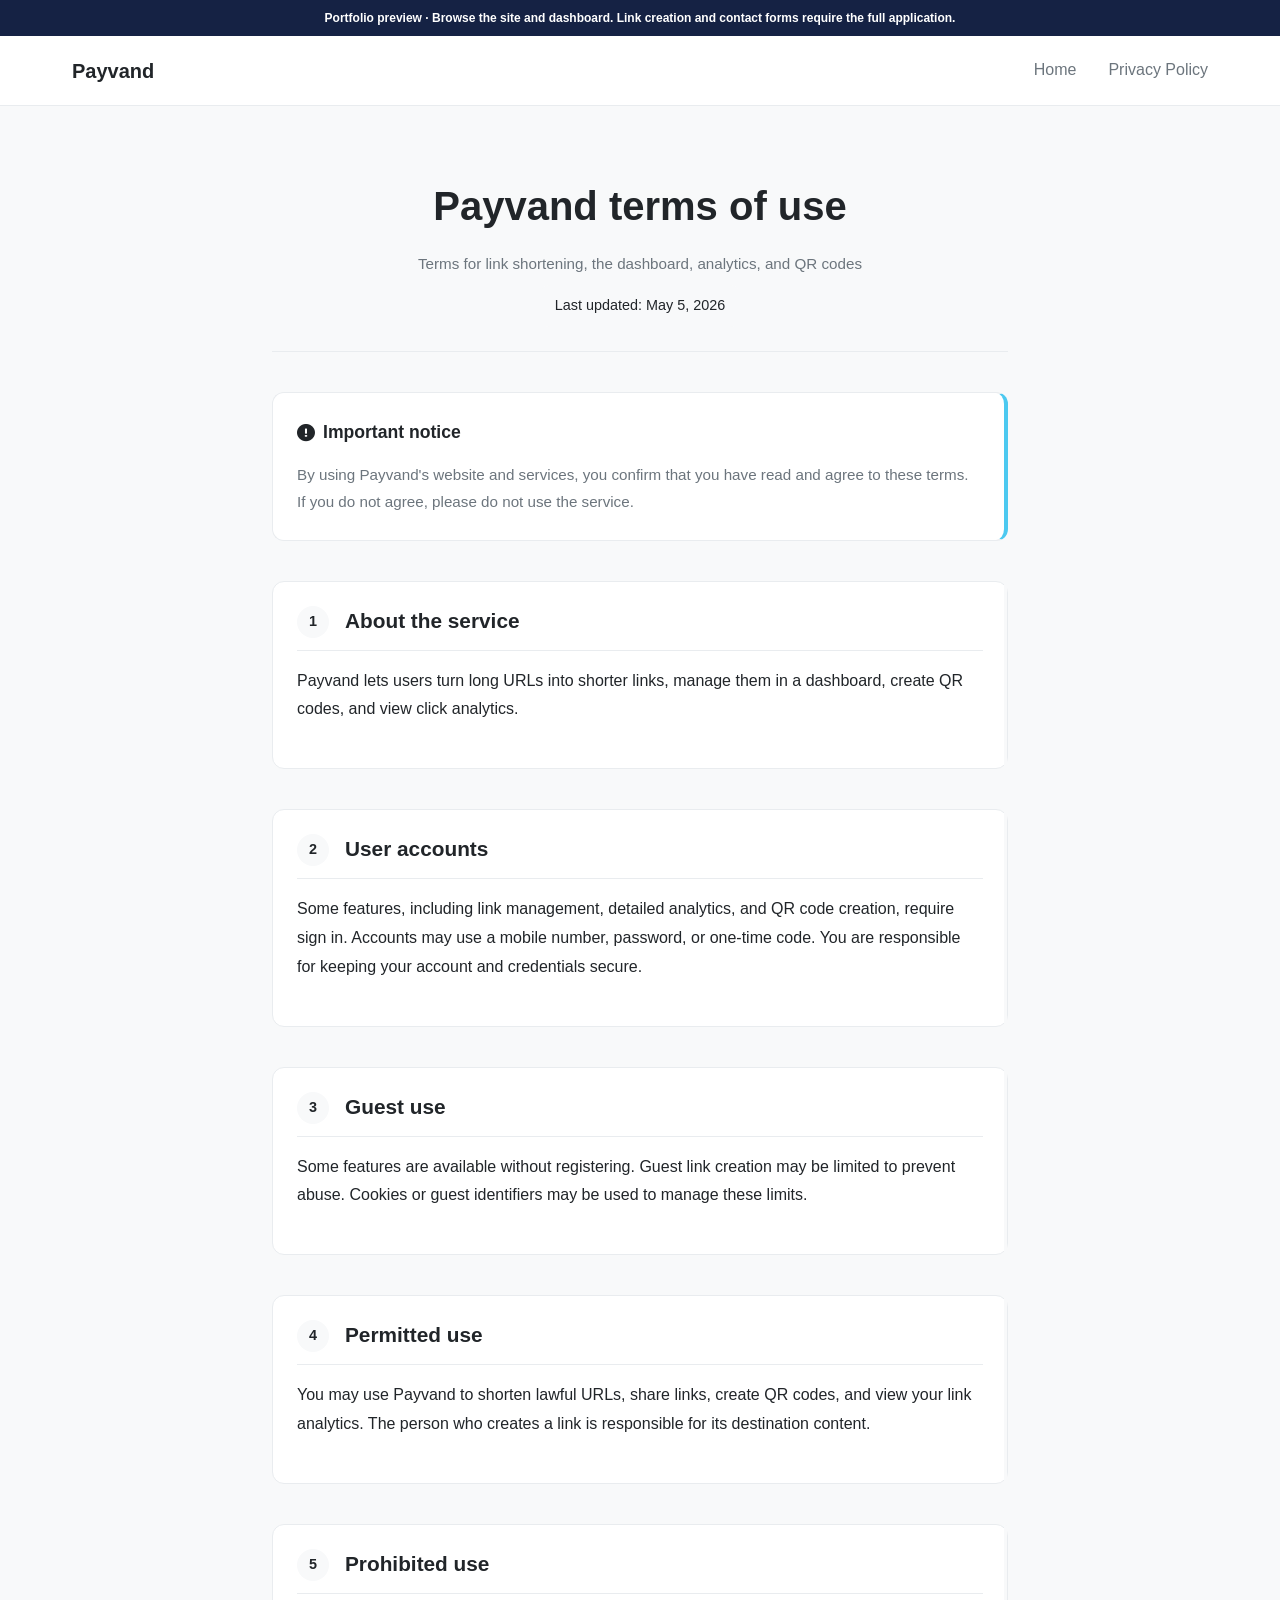
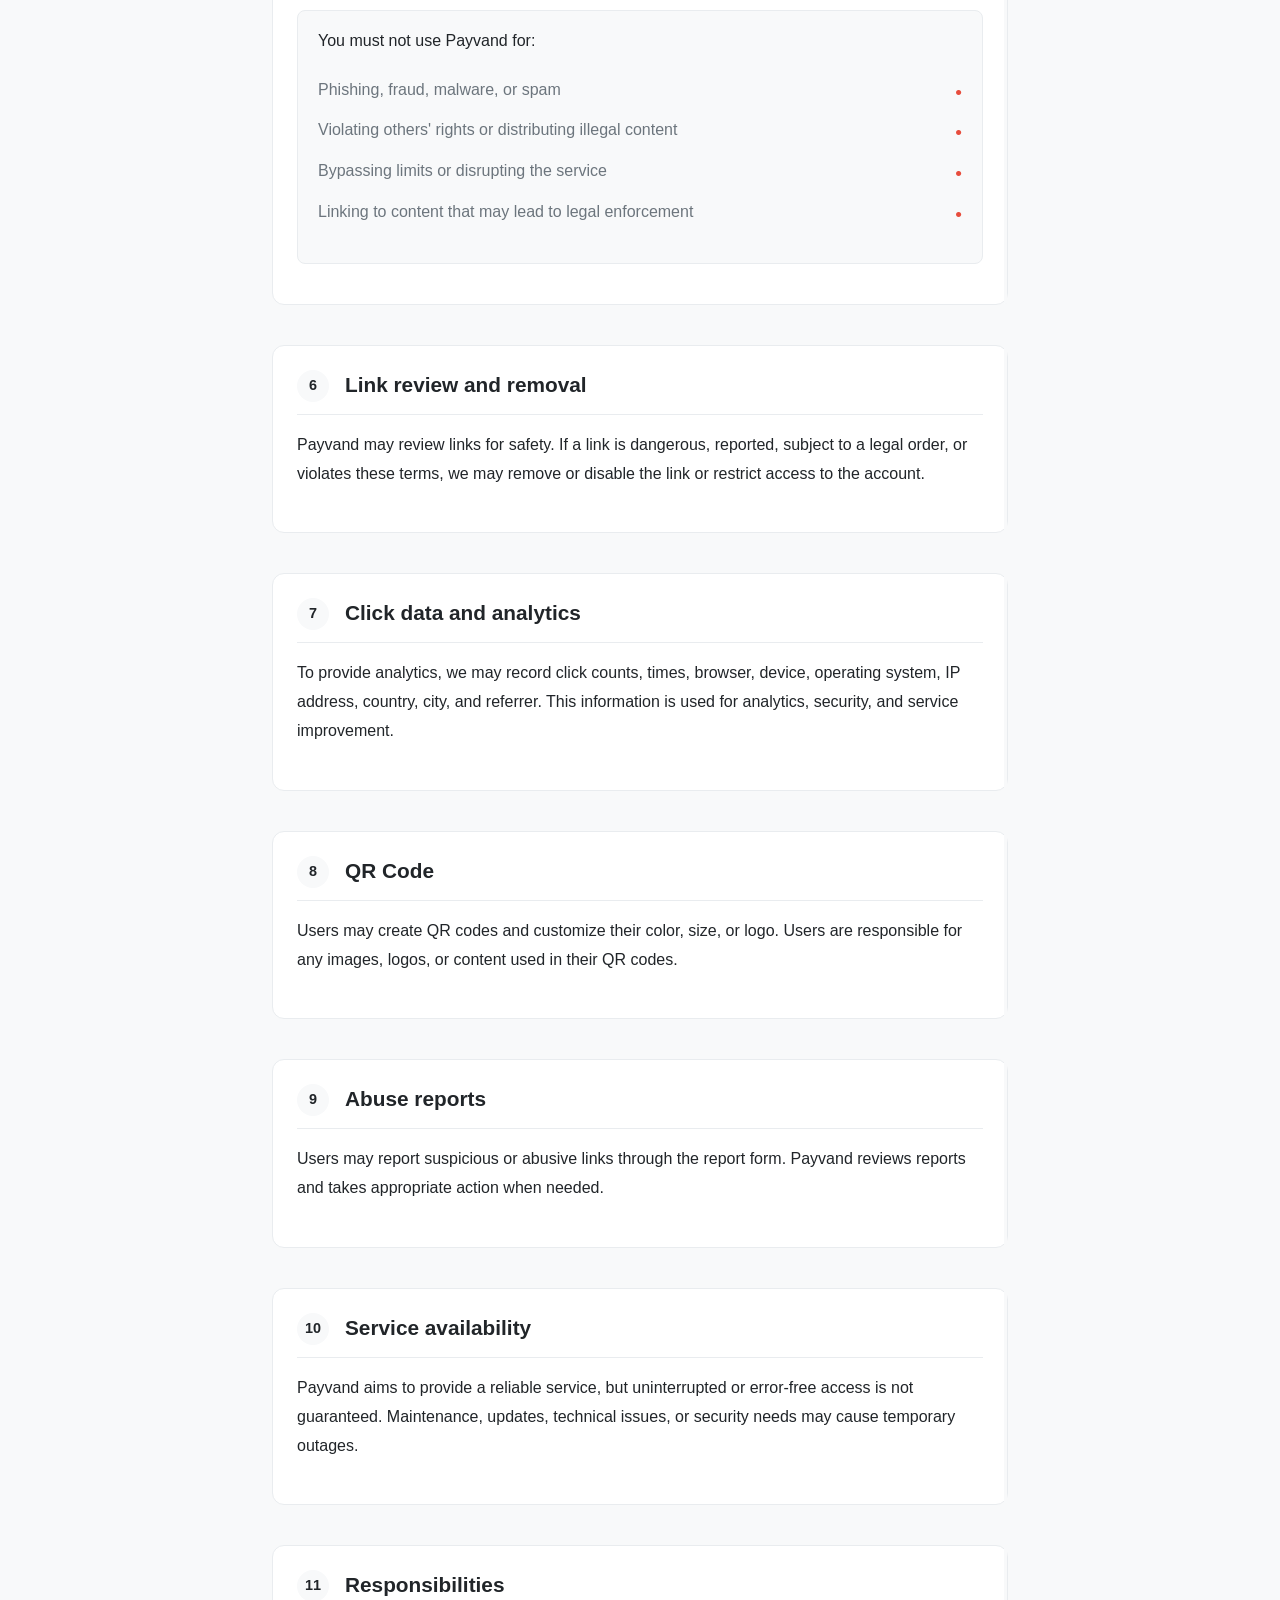
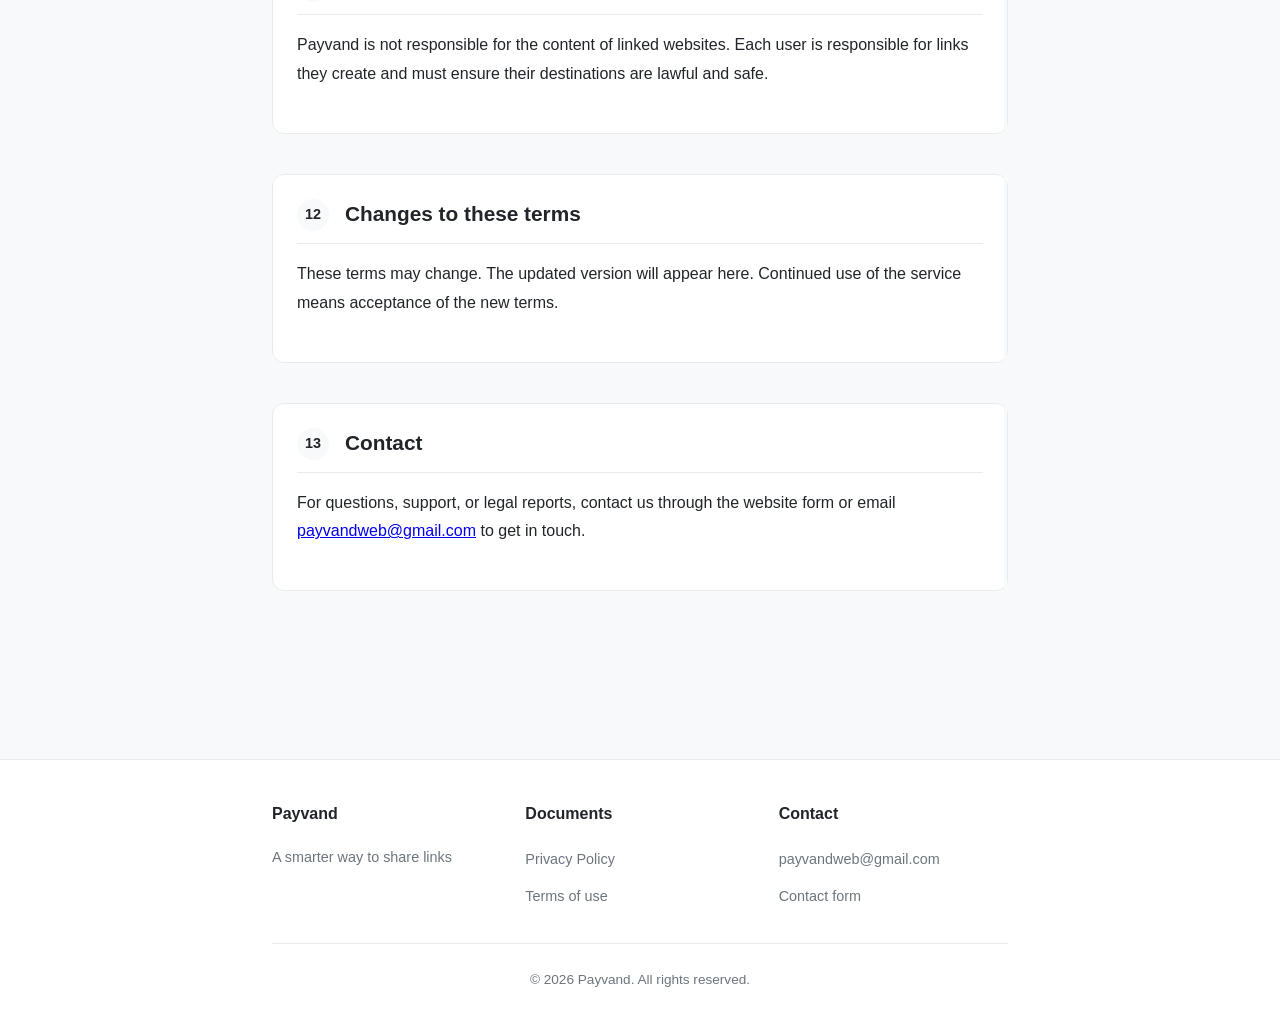
<file: docs/terms.html>
<!DOCTYPE html>

<html dir="ltr" lang="en">
<head>
<meta charset="utf-8"/>
<meta content="width=device-width, initial-scale=1.0" name="viewport"/>
<meta content="Terms for Payvand link shortening, QR codes, analytics, and abuse reports." name="description"/>
<link href="favicon.ico?v=M99SxDGOllb4gy5ilrcnsdpa4C7pzJbQvpX6XCi3LJg" rel="icon" type="image/x-icon"/>
<link href="favicon.ico?v=M99SxDGOllb4gy5ilrcnsdpa4C7pzJbQvpX6XCi3LJg" rel="icon"/>
<link href="favicon.ico?v=M99SxDGOllb4gy5ilrcnsdpa4C7pzJbQvpX6XCi3LJg" rel="shortcut icon"/>
<meta content="index, follow, max-image-preview:large" name="robots"/>
<meta content="Payvand" property="og:site_name"/>
<meta content="en_US" property="og:locale"/>
<meta content="article" property="og:type"/>
<meta content="Terms of use | Payvand" property="og:title"/>
<meta content="Terms for the Payvand link shortener, dashboard, analytics, and QR codes." property="og:description"/>
<meta content="https://erfanjoghataei.github.io/Payvand-English/terms.html" property="og:url"/>
<title>Terms of use | Payvand</title>
<script src="js/theme.js?v=bW-aOjx31ueXR8tmykn7ubf7oOZHrX5BbZyp9NOafCg"></script>
<link href="css/Fonts/Vazirmatn.css?v=Yr-kcojYnvbN6wJA-B0DH2YSS-ohwwx17djbolKoN5s" rel="stylesheet"/>
<link href="https://cdnjs.cloudflare.com/ajax/libs/font-awesome/6.4.0/css/all.min.css" rel="stylesheet"/>
<link href="css/Terms&amp;Privacy/Terms.css?v=YjwUzL7aZQJYR41_j-UE1GWWoq3jgkYZf3xI1maJHu8" rel="stylesheet"/>
<link href="css/Home/Contact.css?v=s-ql610pY2kAUCSdeuqr4q4PyXN5BwvrR2X5kK2iKS4" rel="stylesheet"/>
<link href="css/theme.css?v=VKK-2_IEa52J5gbwQ32rbc2KxmZVsV-fwdC8UTf-9BI" rel="stylesheet"/>
<link href="css/english.css?v=header-layer-20261003" rel="stylesheet"/>
<style>.portfolio-demo-banner{position:relative;z-index:10001;padding:9px 16px;text-align:center;background:#152244;color:#fff;font:600 12px/1.5 Arial,sans-serif}</style></head>
<body><div class="portfolio-demo-banner">Portfolio preview · Browse the site and dashboard. Link creation and contact forms require the full application.</div>
<!-- هدر استاندارد -->
<header class="standard-header">
<div class="header-container">
<a class="logo" href="index.html">
<span>Payvand</span>
</a>
<ul class="nav-links">
<li><a href="index.html">Home</a></li>
<li><a href="privacy.html">Privacy Policy</a></li>
</ul>
</div>
</header>
<!-- محتوای اصلی -->
<main class="terms-container">
<header class="page-header">
<h1 class="page-title">Payvand terms of use</h1>
<p class="page-subtitle">Terms for link shortening, the dashboard, analytics, and QR codes</p>
<div class="effective-date">Last updated: May 5, 2026</div>
</header>
<div class="notice-card">
<h3><i class="fas fa-exclamation-circle"></i> Important notice</h3>
<p>By using Payvand's website and services, you confirm that you have read and agree to these terms. If you do not agree, please do not use the service.</p>
</div>
<section class="section" id="intro">
<div class="section-header">
<span class="section-number">1</span>
<h2 class="section-title">About the service</h2>
</div>
<div class="section-content">
<p>Payvand lets users turn long URLs into shorter links, manage them in a dashboard, create QR codes, and view click analytics.</p>
</div>
</section>
<section class="section" id="account">
<div class="section-header">
<span class="section-number">2</span>
<h2 class="section-title">User accounts</h2>
</div>
<div class="section-content">
<p>Some features, including link management, detailed analytics, and QR code creation, require sign in. Accounts may use a mobile number, password, or one-time code. You are responsible for keeping your account and credentials secure.</p>
</div>
</section>
<section class="section" id="guest-use">
<div class="section-header">
<span class="section-number">3</span>
<h2 class="section-title">Guest use</h2>
</div>
<div class="section-content">
<p>Some features are available without registering. Guest link creation may be limited to prevent abuse. Cookies or guest identifiers may be used to manage these limits.</p>
</div>
</section>
<section class="section" id="allowed-use">
<div class="section-header">
<span class="section-number">4</span>
<h2 class="section-title">Permitted use</h2>
</div>
<div class="section-content">
<p>You may use Payvand to shorten lawful URLs, share links, create QR codes, and view your link analytics. The person who creates a link is responsible for its destination content.</p>
</div>
</section>
<section class="section" id="prohibited-use">
<div class="section-header">
<span class="section-number">5</span>
<h2 class="section-title">Prohibited use</h2>
</div>
<div class="section-content">
<div class="prohibited">
<p>You must not use Payvand for:</p>
<ul>
<li>Phishing, fraud, malware, or spam</li>
<li>Violating others' rights or distributing illegal content</li>
<li>Bypassing limits or disrupting the service</li>
<li>Linking to content that may lead to legal enforcement</li>
</ul>
</div>
</div>
</section>
<section class="section" id="moderation">
<div class="section-header">
<span class="section-number">6</span>
<h2 class="section-title">Link review and removal</h2>
</div>
<div class="section-content">
<p>Payvand may review links for safety. If a link is dangerous, reported, subject to a legal order, or violates these terms, we may remove or disable the link or restrict access to the account.</p>
</div>
</section>
<section class="section" id="analytics">
<div class="section-header">
<span class="section-number">7</span>
<h2 class="section-title">Click data and analytics</h2>
</div>
<div class="section-content">
<p>To provide analytics, we may record click counts, times, browser, device, operating system, IP address, country, city, and referrer. This information is used for analytics, security, and service improvement.</p>
</div>
</section>
<section class="section" id="qr-code">
<div class="section-header">
<span class="section-number">8</span>
<h2 class="section-title">QR Code</h2>
</div>
<div class="section-content">
<p>Users may create QR codes and customize their color, size, or logo. Users are responsible for any images, logos, or content used in their QR codes.</p>
</div>
</section>
<section class="section" id="reports">
<div class="section-header">
<span class="section-number">9</span>
<h2 class="section-title">Abuse reports</h2>
</div>
<div class="section-content">
<p>Users may report suspicious or abusive links through the report form. Payvand reviews reports and takes appropriate action when needed.</p>
</div>
</section>
<section class="section" id="availability">
<div class="section-header">
<span class="section-number">10</span>
<h2 class="section-title">Service availability</h2>
</div>
<div class="section-content">
<p>Payvand aims to provide a reliable service, but uninterrupted or error-free access is not guaranteed. Maintenance, updates, technical issues, or security needs may cause temporary outages.</p>
</div>
</section>
<section class="section" id="responsibility">
<div class="section-header">
<span class="section-number">11</span>
<h2 class="section-title">Responsibilities</h2>
</div>
<div class="section-content">
<p>Payvand is not responsible for the content of linked websites. Each user is responsible for links they create and must ensure their destinations are lawful and safe.</p>
</div>
</section>
<section class="section" id="changes">
<div class="section-header">
<span class="section-number">12</span>
<h2 class="section-title">Changes to these terms</h2>
</div>
<div class="section-content">
<p>These terms may change. The updated version will appear here. Continued use of the service means acceptance of the new terms.</p>
</div>
</section>
<section class="section" id="contact">
<div class="section-header">
<span class="section-number">13</span>
<h2 class="section-title">Contact</h2>
</div>
<div class="section-content">
<p>For questions, support, or legal reports, contact us through the website form or email <a href="mailto:payvandweb@gmail.com">payvandweb@gmail.com</a> to get in touch.</p>
</div>
</section>
</main>
<!-- فوتر ساده -->
<footer class="simple-footer">
<div class="footer-content">
<div class="footer-grid">
<div class="footer-section">
<h4>Payvand</h4>
<p style="color: var(--text-muted); font-size: 0.9rem; margin-top: 0.5rem;">

                        A smarter way to share links

                    </p>
</div>
<div class="footer-section">
<h4>Documents</h4>
<ul class="footer-links">
<li><a href="privacy.html">Privacy Policy</a></li>
<li><a href="terms.html">Terms of use</a></li>
</ul>
</div>
<div class="footer-section">
<h4>Contact</h4>
<ul class="footer-links">
<li><a href="mailto:payvandweb@gmail.com">payvandweb@gmail.com</a></li>
<li><a href="#" id="ContactBtn">Contact form</a></li>
</ul>
</div>
</div>
<div class="footer-bottom">
<p>© 2026 Payvand. All rights reserved.</p>
</div>
</div>
</footer>
<!-- Contact Modal -->
<div class="modal-overlay" id="contactModal">
<div class="modal-container">
<div class="modal-header">
<button class="close-button" id="closeModal">×</button>
<h2 class="modal-title">Contact us</h2>
</div>
<div class="modal-body">
<form data-demo-form="true" id="contactForm">
<div class="form-group">
<label class="form-label" for="name">Full name</label>
<input class="form-control" id="name" placeholder="Enter your full name" required="" type="text"/>
</div>
<div class="form-group">
<label class="form-label" for="email">Email</label>
<input class="form-control" id="email" placeholder="Enter a valid email address" required="" type="email"/>
</div>
<div class="form-group">
<label class="form-label" for="subject">Subject</label>
<input class="form-control" id="subject" placeholder="Enter your subject" required="" type="text"/>
</div>
<div class="form-group">
<label class="form-label" for="message">Message</label>
<textarea class="form-control" id="message" placeholder="Write your message..." required=""></textarea>
</div>
<button class="submit-button" disabled="disabled" title="Available in the full application" type="submit">Send message</button>
</form>
<div class="contact-info">
<div class="info-item"><img alt="" class="icon icon-sm" src="Images/Icons/Email.png"/><span>Email: info@payvand.ir</span></div>
<div class="info-item"><img alt="" class="icon icon-sm" src="Images/Icons/Phone.png"/><span>Phone: 021-12345678</span></div>
<div class="info-item"><img alt="" class="icon icon-sm" src="Images/Icons/Location.png"/><span>Location: Karaj, Iran</span></div>
</div>
</div>
</div>
</div>
<script defer="True" src="demo.js?v=accordion-20261003"></script></body>
</html>
</file>
<file: docs/css/Fonts/Vazirmatn.css>
@font-face {
    font-family: 'Vazirmatn';
    src: url('../../Fonts/Vazirmatn-Regular.woff2') format('woff2');
    font-weight: 400;
    font-style: normal;
    font-display: swap;
}

@font-face {
    font-family: 'Vazirmatn';
    src: url('../../Fonts/Vazirmatn-Medium.woff2') format('woff2');
    font-weight: 500;
    font-style: normal;
    font-display: swap;
}

@font-face {
    font-family: 'Vazirmatn';
    src: url('../../Fonts/Vazirmatn-SemiBold.woff2') format('woff2');
    font-weight: 600;
    font-style: normal;
    font-display: swap;
}

@font-face {
    font-family: 'Vazirmatn';
    src: url('../../Fonts/Vazirmatn-Bold.woff2') format('woff2');
    font-weight: 700;
    font-style: normal;
    font-display: swap;
}

html,
body,
button,
input,
textarea,
select {
    font-family: 'Vazirmatn', sans-serif;
}
</file>
<file: docs/css/Home/site.css>
/* Reset و تنظیمات پایه */
* {
    margin: 0;
    padding: 0;
    box-sizing: border-box;
}
html {
    scroll-padding-top: calc(var(--header-offset, 88px) + 24px);
}

html, body {
    height: 100%;
    margin: 0;
}

#features,
#faq {
    scroll-margin-top: calc(var(--header-offset, 88px) + 24px);
}

:root {
    /* پالت رنگی */
    --primary: #4361ee;
    --primary-dark: #3a56d4;
    --secondary: #7209b7;
    --accent: #4cc9f0;
    --success: #2ecc71;
    --danger: #e74c3c;
    /* خاکستری‌ها */
    --light: #F2F2F2;
    --light-gray: #F2F2F2;
    --gray: #adb5bd;
    --dark-gray: #495057;
    --dark: #212529;
    /* سایه‌ها */
    --shadow-sm: 0 2px 8px rgba(0, 0, 0, 0.08);
    --shadow-md: 0 4px 16px rgba(0, 0, 0, 0.12);
    --shadow-lg: 0 8px 30px rgba(0, 0, 0, 0.15);
    /* انیمیشن */
    --transition: all 0.3s ease;
    --bg-color: #f8f9fa;
    --text-color: #212529;
    --primary-color: #4361ee;
    --secondary-color: #7209b7;
    --light-gray: #e9ecef;
    --dark-gray: #495057;
}

@font-face {
    font-family: 'Vazirmatn';
    src: url('../../Fonts/Vazirmatn-Regular.woff2') format('woff2');
    font-weight: 400;
    font-style: normal;
    font-display: swap;
}

@font-face {
    font-family: 'Vazirmatn';
    src: url('../../Fonts/Vazirmatn-Medium.woff2') format('woff2');
    font-weight: 500;
    font-style: normal;
    font-display: swap;
}

@font-face {
    font-family: 'Vazirmatn';
    src: url('../../Fonts/Vazirmatn-SemiBold.woff2') format('woff2');
    font-weight: 600;
    font-style: normal;
    font-display: swap;
}

@font-face {
    font-family: 'Vazirmatn';
    src: url('../../Fonts/Vazirmatn-Bold.woff2') format('woff2');
    font-weight: 700;
    font-style: normal;
    font-display: swap;
}

body {

    line-height: 1.6;
    color: var(--dark);
    background-color: var(--light);
    direction: rtl;
    display: flex;
    flex-direction: column;
    transition: background 0.3s ease, color 0.3s ease;
    font-family: 'Vazirmatn', sans-serif;
}
main
{
    flex:1;
}
/* هدر و نوبار */
.header {
    background: var(--light-gray);
    box-shadow: var(--shadow-sm);
    position: sticky;
    top: 0;
    z-index: 1000;
}

.navbar {
    max-width: 1200px;
    margin: 0 auto;
    padding: 1rem 2rem;
    display: flex;
    justify-content: space-between;
    align-items: center;
}

/* کانتینر لوگو */
.logo-container {
    display: flex;
    align-items: center;
    gap: 1rem;
}

.logo-wrapper {
    position: relative;
    display: inline-block;
}

.site-logo {
    width: 40px;
    height: 40px;
    object-fit: contain;
    transition: var(--transition);
}

.logo-upload-btn {
    position: absolute;
    top: -5px;
    left: -5px;
    background: var(--primary);
    color: white;
    border: none;
    border-radius: 50%;
    width: 20px;
    height: 20px;
    font-size: 10px;
    cursor: pointer;
    opacity: 0;
    transition: var(--transition);
}

.logo-wrapper:hover .logo-upload-btn {
    opacity: 1;
}

.logo-text {
    font-size: 1.5rem;
    font-weight: 700;
    color: var(--dark);
}

.logo-highlight {
    color: var(--primary);
}

/* مدال آپلود لوگو */
.modal {
    display: none;
    position: fixed;
    z-index: 2000;
    left: 0;
    top: 0;
    width: 100%;
    height: 100%;
    background-color: rgba(0,0,0,0.5);
}

.modal-content {
    background-color: var(--light-gray);
    margin: 5% auto;
    padding: 2rem;
    border-radius: 16px;
    width: 90%;
    max-width: 800px;
    max-height: 80vh;
    overflow-y: auto;
    box-shadow: var(--shadow-lg);
}

.modal-header {
    display: flex;
    justify-content: space-between;
    align-items: center;
    margin-bottom: 2rem;
    padding-bottom: 1rem;
    border-bottom: 1px solid var(--light-gray);
}

.close-btn {
    background: none;
    border: none;
    font-size: 2rem;
    cursor: pointer;
    color: var(--gray);
}

    .close-btn:hover {
        color: var(--dark);
    }

/* روش‌های آپلود */
.upload-methods {
    display: grid;
    gap: 2rem;
    margin-bottom: 2rem;
}

.upload-method {
    padding: 1.5rem;
    border: 2px dashed var(--light-gray);
    border-radius: 12px;
    transition: var(--transition);
}

    .upload-method:hover {
        border-color: var(--primary);
    }

.file-upload-area {
    text-align: center;
    padding: 2rem;
}

.upload-label {
    display: inline-block;
    background: var(--light);
    padding: 1rem 2rem;
    border-radius: 8px;
    cursor: pointer;
    transition: var(--transition);
    border: 2px solid var(--light-gray);
}

    .upload-label:hover {
        background: var(--light-gray);
    }

.file-info {
    font-size: 0.9rem;
    color: var(--gray);
    margin-top: 0.5rem;
}

/* لوگوهای آماده */
.premade-logos {
    display: grid;
    grid-template-columns: repeat(auto-fill, minmax(120px, 1fr));
    gap: 1rem;
    margin-top: 1rem;
}

.premade-logo {
    text-align: center;
    padding: 1rem;
    border: 1px solid var(--light-gray);
    border-radius: 8px;
    cursor: pointer;
    transition: var(--transition);
    position: relative;
}

    .premade-logo:hover {
        border-color: var(--primary);
        transform: translateY(-2px);
    }

    .premade-logo img {
        width: 50px;
        height: 50px;
        object-fit: contain;
        margin-bottom: 0.5rem;
    }

    .premade-logo span {
        display: block;
        font-size: 0.8rem;
        color: var(--dark-gray);
    }

.download-link {
    position: absolute;
    top: 5px;
    left: 5px;
    font-size: 0.7rem;
    text-decoration: none;
    color: var(--primary);
    background: white;
    padding: 2px 5px;
    border-radius: 3px;
    border: 1px solid var(--light-gray);
}

/* پیش‌نمایش */
.preview-container {
    margin-top: 1rem;
    text-align: center;
}

#logoPreview {
    max-width: 200px;
    max-height: 200px;
    border-radius: 8px;
    border: 2px solid var(--light-gray);
}

.hidden {
    display: none !important;
}

/* تنظیمات لوگو */
.logo-settings {
    padding: 1.5rem;
    background: var(--light);
    border-radius: 12px;
    margin-top: 2rem;
}

.settings-row {
    display: flex;
    align-items: center;
    gap: 1rem;
    margin-bottom: 1rem;
}

    .settings-row label {
        min-width: 80px;
    }

/* بخش اصلی */
.hero {
    max-width: 1200px;
    margin: 3rem auto;
    padding: 0 2rem;
}

.hero-content {
    text-align: center;
    margin-bottom: 4rem;
}

.hero-title {
    font-size: 3rem;
    margin-bottom: 1rem;
    background: linear-gradient(135deg, var(--primary), var(--secondary));
    -webkit-background-clip: text;
    -webkit-text-fill-color: transparent;
    background-clip: text;
}

/* فرم کوتاه‌سازی */
.shortener-form {
    max-width: 800px;
    margin: 0 auto 3rem;
}

.input-group {
    display: flex;
    gap: 1rem;
    margin-bottom: 1rem;
    align-items: flex-start;
}

.url-input-wrapper {
    flex: 1;
    min-width: 0;
}

.url-input {
    width: 100%;
    padding: 1.25rem 1.5rem;
    border: 2px solid var(--light-gray);
    border-radius: 12px;
    font-family: 'Vazirmatn', sans-serif;
    font-size: 1rem;
    transition: var(--transition);
}

    .url-input:focus {
        outline: none;
        border-color: var(--primary);
        box-shadow: 0 0 0 3px rgba(67, 97, 238, 0.2);
    }

.shorten-btn {
    padding: 0 2.5rem;
    font-size: 1.1rem;
    font-weight: 600;
    border-radius: 12px;
    background: linear-gradient(135deg, var(--primary), var(--secondary));
    color: white;
    border: none;
    cursor: pointer;
    transition: var(--transition);
    display: flex;
    align-items: center;
    gap: 0.75rem;
}

    .shorten-btn:hover {
        transform: translateY(-2px);
        box-shadow: var(--shadow-lg);
    }

.btn-icon {
    width: 20px;
    height: 20px;
}


.result-container {
    max-width: 600px; /* عرض کمتر */
    margin: 20px auto; /* مرکز صفحه */
    background: var(--light-gray);
    padding: 1.5rem 2rem;
    border-radius: 16px;
    box-shadow: var(--shadow-lg);
    border: 2px solid var(--primary);
    transition: all 0.3s ease;
}
    .result-container:hover {
        transform: translateY(-3px);
        box-shadow: var(--shadow-xl);
    }

.result-header h3 {
    color: var(--primary);
    font-size: 1.25rem;
    font-weight: 700;
}


.short-url {
    display: flex;
    gap: 10px;
    margin-bottom: 10px;
    align-items:center;
    flex-direction : column;
}

.short-url-input {
    flex: 1;
    padding: 1rem 1.25rem;
    border: 2px solid var(--light-gray);
    border-radius: 10px;
    font-family: 'Vazirmatn', sans-serif;
    font-size: 1.1rem;
    background: var(--light);
    cursor: text;
    user-select: all; /* کاربر میتونه انتخاب و کپی کنه */
}

    .short-url-input:focus {
        outline: none;
        border-color: var(--primary);
        box-shadow: 0 0 0 3px rgba(67, 97, 238, 0.2);
    }


.copy-btn {
    padding: 1.30rem 1.25rem;
    cursor: pointer;
    background: #4361ee;
    color: white;
    border: none;
    border-radius: 8px;
    transition: var(--transition);
    font-weight: 600;
    margin-top:10px;
/*    width: 70px;
    height: 50px;*/
}

    .copy-btn.copied {
        background: var(--success);
        color: white;
        transform: translateY(-2px);
        box-shadow: var(--shadow-md);
/*        width: 70px;
        height: 50px;*/
    }


.result-actions {
    display: flex;
    justify-content: center; /* وسط چین */
    gap: 10px;
    margin-top: 15px; /* فاصله از input */
    flex-wrap: wrap;
}

.btn-action {
    padding: 8px 12px;
    border: 1px solid #888;
    border-radius: 4px;
    background: #fff;
    cursor: pointer;
    color: black;
    background-color: white;
    text-decoration: none;
    font-weight: 300;
}

    .btn-action:hover {
        background: #eee;
        transform: translateY(-2px);
        box-shadow: var(--shadow-lg);
    }

/* آمار زنده */
.live-stats {
    display: flex;
    justify-content: center;
    gap: 2rem;
    margin-top: 4rem;
    flex-wrap: wrap;
}

.stat-card {
    background: var(--light-gray);
    padding: 1.5rem 2rem;
    border-radius: 16px;
    box-shadow: var(--shadow-sm);
    display: flex;
    align-items: center;
    gap: 1.5rem;
    min-width: 220px;
    transition: var(--transition);
}

    .stat-card:hover {
        transform: translateY(-5px);
        box-shadow: var(--shadow-md);
    }

.stat-icon {
    width: 60px;
    height: 60px;
    background: linear-gradient(135deg, var(--primary), var(--accent));
    border-radius: 12px;
    display: flex;
    align-items: center;
    justify-content: center;
}

.stat-img {
    width: 30px;
    height: 30px;
    filter: brightness(0) invert(1);
}

.stat-info {
    text-align: right;
}

.stat-number {
    font-size: 2rem;
    font-weight: 700;
    color: var(--dark);
    margin-bottom: 0.25rem;
}

.stat-label {
    color: var(--gray);
    font-size: 0.9rem;
}

/* ویژگی‌ها */
.features {
    max-width: 1200px;
    margin: 6rem auto;
    padding: 0 2rem;
}

.section-title {
    text-align: center;
    font-size: 2.5rem;
    margin-bottom: 4rem;
    color: var(--dark);
}

.features-grid {
    display: grid;
    grid-template-columns: repeat(auto-fit, minmax(250px, 1fr));
    gap: 2rem;
    margin-top: 3rem;
}

.feature-card {
    background: var(--light-gray);
    padding: 2rem;
    border-radius: 16px;
    box-shadow: var(--shadow-sm);
    transition: var(--transition);
    text-align: center;
    border: 1px solid var(--light-gray);
}

    .feature-card:hover {
        transform: translateY(-10px);
        box-shadow: var(--shadow-lg);
        border-color: var(--primary);
    }

.feature-icon {
    width: 70px;
    height: 70px;
    background: linear-gradient(135deg, var(--primary), var(--secondary));
    border-radius: 50%;
    display: flex;
    align-items: center;
    justify-content: center;
    margin: 0 auto 1.5rem;
}

.feature-img {
    width: 35px;
    height: 35px;
    filter: brightness(0) invert(1);
}

.feature-title {
    font-size: 1.3rem;
    margin-bottom: 1rem;
    color: var(--dark);
}

.feature-description {
    color: var(--dark-gray);
    font-size: 0.95rem;
    line-height: 1.6;
}

/* دکمه‌ها */
.btn {
    padding: 0.75rem 1.5rem;
    border-radius: 8px;
    font-family: 'Vazirmatn', sans-serif;
    font-weight: 500;
    font-size: 0.95rem;
    cursor: pointer;
    border: none;
    transition: var(--transition);
    display: inline-flex;
    align-items: center;
    gap: 0.5rem;
}

.btn-primary {
    background: var(--primary);
    color: white;
}

    .btn-primary:hover {
        background: var(--primary-dark);
        transform: translateY(-2px);
        box-shadow: var(--shadow-md);
    }

.btn-outline {
    background: transparent;
    color: var(--primary);
    border: 2px solid var(--primary);
}

    .btn-outline:hover {
        background: rgba(67, 97, 238, 0.1);
    }

.btn-success {
    background: var(--success);
    color: white;
}

.btn-small {
    padding: 0.5rem 1rem;
    font-size: 0.85rem;
}

/* ریسپانسیو */
@media (max-width: 992px) {
    .hero-title {
        font-size: 2.5rem;
    }
}

@media (max-width: 768px) {
    .navbar {
        padding: 1rem;
    }

    .nav-menu {
        display: none;
    }

    .nav-actions {
        display: none;
    }

    .menu-toggle {
        display: block;
        background: none;
        border: none;
        font-size: 1.5rem;
        cursor: pointer;
    }

    .hero-title {
        font-size: 2rem;
    }

    .input-group {
        flex-direction: column;
    }

    .shorten-btn {
        width: 100%;
        justify-content: center;
    }

    .short-url-container {
        flex-direction: column;
    }

    .result-actions {
        justify-content: center;
    }

    .live-stats {
        flex-direction: column;
        align-items: center;
    }

    .stat-card {
        width: 100%;
        max-width: 300px;
    }

    .features-grid {
        grid-template-columns: 1fr;
    }

    .modal-content {
        width: 95%;
        margin: 10% auto;
        padding: 1rem;
    }
}

@media (max-width: 480px) {
    .hero {
        padding: 0 1rem;
    }

    .features {
        padding: 0 1rem;
    }

    .premade-logos {
        grid-template-columns: repeat(2, 1fr);
    }
}
/* Reset و تنظیمات پایه */



body {
    font-family: 'Vazirmatn', sans-serif;
    line-height: 1.6;
    color: var(--dark);
    background-color: var(--light);
    direction: rtl;
    overflow-x: hidden;
}

/* تایپوگرافی */
h1, h2, h3, h4 {
    font-weight: 700;
    line-height: 1.3;
}

.highlight {
    position: relative;
    display: inline-block;
    margin-inline: 0.12em;
    font-weight: 700;
    background: linear-gradient(135deg, #000000, var(--secondary));
    -webkit-background-clip: text;
    -webkit-text-fill-color: transparent;
}






    .highlight::after {
        content: '';
        position: absolute;
        bottom: -2px;
        right: 0;
        width: 100%;
        height: 3px;
        background: linear-gradient(90deg, var(--primary), var(--accent));
        border-radius: 3px;
    }

/* هدر و نوبار */
.header {
    background: white;
    box-shadow: var(--shadow-sm);
    position: sticky;
    top: 0;
    z-index: 1000;
}

.navbar {
    max-width: 1200px;
    margin: 0 auto;
    padding: 1rem 2rem;
    display: flex;
    justify-content: space-between;
    align-items: center;
}

.logo {
    display: flex;
    align-items: center;
    gap: 0.75rem;
    font-size: 1.5rem;
    font-weight: 700;
}

.logo-icon {
    color: var(--primary);
    font-size: 1.8rem;
}

.logo-text {
    color: var(--dark);
}

.logo-highlight {
    color: var(--primary);
}

.nav-menu {
    display: flex;
    list-style: none;
    gap: 2rem;
}

.nav-link {
    text-decoration: none;
    color: var(--dark) !important;
    font-weight: 500;
    display: flex;
    align-items: center;
    gap: 0.5rem;
    padding: 0.5rem 1rem;
    border-radius: 8px;
    transition: var(--transition);
}

.blog-nav-icon {
    color: var(--primary);
    flex: 0 0 auto;
    stroke: currentColor;
    stroke-width: 1.9;
    stroke-linecap: round;
    stroke-linejoin: round;
}


.nav-actions {
    display: flex;
    gap: 1rem;
}

.qr-header-button {
    border: none;
    background: transparent;
    color: var(--dark) !important;
    font-family: 'Vazirmatn', sans-serif;
    font-size: inherit;
    cursor: pointer;
    text-decoration: none;
    white-space: nowrap;
}

.qr-header-icon {
    filter: brightness(0) saturate(100%) invert(37%) sepia(91%) saturate(2017%) hue-rotate(218deg) brightness(96%) contrast(95%);
}

.qr-header-label {
    color: var(--dark);
}

.qr-login-dialog {
    max-width: 420px;
}

#qrLoginPromptModal {
    display: none;
    z-index: 2000;
}

#qrLoginPromptModal.show {
    display: flex;
    opacity: 1;
}

#qrLoginPromptModal.show .modal-container {
    transform: translateY(0);
}

.qr-login-icon {
    display: flex;
    justify-content: center;
    margin-bottom: 1rem;
}

.qr-login-message {
    color: white;
    font-size: 1rem;
    line-height: 1.8;
    margin-bottom: 1.25rem;
    text-align: center;
}

.qr-login-actions {
    display: grid;
    grid-template-columns: 1fr 1fr;
    gap: 0.75rem;
}

/* دکمه‌ها */
.btn {
    padding: 0.75rem 1.5rem;
    border-radius: 8px;
    font-family: 'Vazirmatn', sans-serif;
    font-weight: 500;
    font-size: 0.95rem;
    cursor: pointer;
    border: none;
    transition: var(--transition);
    display: inline-flex;
    align-items: center;
    gap: 0.5rem;
}

.btn-primary {
    background: var(--primary);
    color: white;
}

    .btn-primary:hover {
        background: var(--primary-dark);
        transform: translateY(-2px);
        box-shadow: var(--shadow-md);
    }

.btn-outline {
    background: transparent;
    color: var(--primary);
    border: 2px solid var(--primary);
}

    .btn-outline:hover {
        background: rgba(67, 97, 238, 0.1);
    }

.menu-toggle {
    display: none;
    background: none;
    border: none;
    font-size: 1.5rem;
    color: var(--dark-gray);
    cursor: pointer;
}


/* فرم کوتاه‌سازی */
.shortener-form {
    max-width: 800px;
    margin: 0 auto 3rem;
}

.input-group {
    display: flex;
    gap: 1rem;
    margin-bottom: 1rem;
    align-items: flex-start;
}

.url-input-wrapper {
    flex: 1;
    min-width: 0;
}

.url-input {
    width: 100%;
    padding: 1.25rem 1.5rem;
    border: 2px solid var(--light-gray);
    border-radius: 12px;
    font-family: 'Vazirmatn', sans-serif;
    font-size: 1rem;
    transition: var(--transition);
}

    .url-input:focus {
        outline: none;
        border-color: var(--primary);
        box-shadow: 0 0 0 3px rgba(67, 97, 238, 0.2);
    }

.shorten-btn {
    padding: 0 2.5rem;
    min-height: 68px;
    font-size: 1.1rem;
    font-weight: 600;
    border-radius: 12px;
    background: linear-gradient(135deg, var(--primary), var(--secondary));
    color: white;
    border: none;
    cursor: pointer;
    transition: var(--transition);
    display: flex;
    align-items: center;
    gap: 0.75rem;
    white-space: nowrap;
}

    .shorten-btn:hover {
        transform: translateY(-2px);
        box-shadow: var(--shadow-lg);
    }

.form-hint {
    text-align: right;
    color: var(--gray);
    font-size: 0.9rem;
    display: flex;
    align-items: center;
    gap: 0.5rem;
    margin-top: 0.5rem;
}

/* نتیجه */
.result-box {
    background: var(--light-gray);
    border-radius: 16px;
    padding: 2rem;
    box-shadow: var(--shadow-md);
    animation: slideUp 0.5s ease;
}

@keyframes slideUp {
    from {
        opacity: 0;
        transform: translateY(20px);
    }

    to {
        opacity: 1;
        transform: translateY(0);
    }
}

.result-box.hidden {
    display: none;
}

.result-header {
    display: flex;
    justify-content: space-between;
    align-items: center;
    margin-bottom: 1.5rem;
    padding-bottom: 1rem;
    border-bottom: 1px solid var(--light-gray);
}

    .result-header h3 {
        color: var(--success);
        display: flex;
        align-items: center;
        gap: 0.75rem;
    }

.result-stats {
    font-size: 0.9rem;
    color: var(--gray);
}

.stat {
    display: flex;
    align-items: center;
    gap: 0.5rem;
}

.short-url-container {
    display: flex;
    gap: 1rem;
    margin-bottom: 1.5rem;
}

.short-url-input {
    flex: 1;
    padding: 1rem 1.25rem;
    border: 2px solid var(--light-gray);
    border-radius: 10px;
    font-family: 'Vazirmatn', sans-serif;
    font-size: 1.1rem;
    background: var(--light);
}

.result-actions {
    display: flex;
    gap: 0.75rem;
}

.action-btn {
    width: 50px;
    height: 50px;
    border-radius: 10px;
    border: none;
    background: white;
    color: var(--primary);
    font-size: 1.2rem;
    cursor: pointer;
    transition: var(--transition);
    display: flex;
    align-items: center;
    justify-content: center;
    box-shadow: var(--shadow-sm);
    position: relative;
}

    .action-btn:hover {
        background: var(--primary-dark);
        transform: translateY(-2px);
        box-shadow: var(--shadow-md);
    }

    .action-btn::after {
        content: attr(data-tooltip);
        position: absolute;
        bottom: -40px;
        right: 50%;
        transform: translateX(50%);
        background: var(--dark);
        color: white;
        padding: 0.5rem 0.75rem;
        border-radius: 6px;
        font-size: 0.8rem;
        white-space: nowrap;
        opacity: 0;
        visibility: hidden;
        transition: var(--transition);
    }

    .action-btn:hover::after {
        opacity: 1;
        visibility: visible;
    }

.original-url {
    padding: 1rem;
    background: var(--light);
    border-radius: 8px;
    font-size: 0.95rem;
    color: var(--dark-gray);
}

/* آمار زنده */
.live-stats {
    display: flex;
    justify-content: center;
    gap: 2rem;
    margin-top: 4rem;
    flex-wrap: wrap;
}

.stat-card {
    background: white;
    padding: 1.5rem 2rem;
    border-radius: 16px;
    box-shadow: var(--shadow-sm);
    display: flex;
    align-items: center;
    gap: 1.5rem;
    min-width: 220px;
    transition: var(--transition);
}

    .stat-card:hover {
        transform: translateY(-5px);
        box-shadow: var(--shadow-md);
    }

.stat-icon {
    width: 60px;
    height: 60px;
    background: linear-gradient(135deg, var(--primary), var(--accent));
    border-radius: 12px;
    display: flex;
    align-items: center;
    justify-content: center;
    color: white;
    font-size: 1.5rem;
}

.stat-info {
    text-align: right;
}

.stat-number {
    font-size: 2rem;
    font-weight: 700;
    color: var(--dark);
    margin-bottom: 0.25rem;
}

.stat-label {
    color: var(--gray);
    font-size: 0.9rem;
}

/* ویژگی‌ها */
.features {
    max-width: 1200px;
    margin: 6rem auto;
    padding: 0 2rem;
}

.section-title {
    text-align: center;
    font-size: 2.5rem;
    margin-bottom: 1rem;
    color: var(--dark);
}

.section-subtitle {
    text-align: center;
    color: var(--dark-gray);
    margin-bottom: 4rem;
    font-size: 1.1rem;
    max-width: 600px;
    margin-left: auto;
    margin-right: auto;
}

.features-grid {
    display: grid;
    grid-template-columns: repeat(auto-fit, minmax(250px, 1fr));
    gap: 2rem;
    margin-top: 3rem;
}

.feature-card {
    background: white;
    padding: 2rem;
    border-radius: 16px;
    box-shadow: var(--shadow-sm);
    transition: var(--transition);
    text-align: center;
    border: 1px solid var(--light-gray);
}

    .feature-card:hover {
        transform: translateY(-10px);
        box-shadow: var(--shadow-lg);
        border-color: var(--primary);
    }

.feature-icon {
    width: 70px;
    height: 70px;
    background: linear-gradient(135deg, var(--primary), var(--secondary));
    border-radius: 50%;
    display: flex;
    align-items: center;
    justify-content: center;
    margin: 0 auto 1.5rem;
    color: white;
    font-size: 1.8rem;
}

.feature-title {
    font-size: 1.3rem;
    margin-bottom: 1rem;
    color: var(--dark);
}

.feature-description {
    color: var(--dark-gray);
    font-size: 0.95rem;
    line-height: 1.6;
}

/* نحوه کار */
.how-it-works {
    max-width: 800px;
    margin: 6rem auto;
    padding: 0 2rem;
}

.steps {
    display: flex;
    justify-content: space-between;
    margin-top: 4rem;
    position: relative;
}

    .steps::before {
        content: '';
        position: absolute;
        top: 30px;
        right: 0;
        left: 0;
        height: 3px;
        background: var(--light-gray);
        z-index: 1;
    }

.step {
    position: relative;
    z-index: 2;
    text-align: center;
    flex: 1;
}

.step-number {
    width: 60px;
    height: 60px;
    background: linear-gradient(135deg, var(--primary), var(--secondary));
    color: white;
    border-radius: 50%;
    display: flex;
    align-items: center;
    justify-content: center;
    font-size: 1.5rem;
    font-weight: 700;
    margin: 0 auto 1.5rem;
    border: 5px solid white;
}

.step-content h3 {
    font-size: 1.2rem;
    margin-bottom: 0.75rem;
    color: var(--dark);
}

.step-content p {
    color: var(--dark-gray);
    font-size: 0.95rem;
}

/* فوتر */
.footer {
    background: linear-gradient(135deg, var(--dark), #1a1a2e);
    color: white;
    margin-top: 6rem;
}

.footer-content {
    max-width: 1200px;
    margin: 0 auto;
    padding: 4rem 2rem;
    display: grid;
    grid-template-columns: repeat(auto-fit, minmax(200px, 1fr));
    gap: 3rem;
}

.footer-logo {
    font-size: 1.8rem;
    font-weight: 700;
    margin-bottom: 1rem;
    display: flex;
    align-items: center;
    gap: 0.5rem;
}

.footer-description {
    color: var(--gray);
    margin-bottom: 1.5rem;
    line-height: 1.6;
}

.social-links {
    display: flex;
    gap: 1rem;
}

.social-link {
    width: 40px;
    height: 40px;
    border-radius: 50%;
    background: rgba(255, 255, 255, 0.1);
    display: flex;
    align-items: center;
    justify-content: center;
    color: white;
    font-size: 1.1rem;
    transition: var(--transition);
}

    .social-link:hover {
        background: var(--primary);
        transform: translateY(-3px);
    }

.footer-section h4 {
    font-size: 1.2rem;
    margin-bottom: 1.5rem;
    position: relative;
    padding-bottom: 0.75rem;
}

    .footer-section h4::after {
        content: '';
        position: absolute;
        bottom: 0;
        right: 0;
        width: 50px;
        height: 3px;
        background: var(--primary);
        border-radius: 3px;
    }

.footer-links {
    list-style: none;
}

    .footer-links li {
        margin-bottom: 0.75rem;
    }

    .footer-links a {
        color: var(--gray);
        text-decoration: none;
        transition: var(--transition);
        display: flex;
        align-items: center;
        gap: 0.5rem;
    }

        .footer-links a:hover {
            color: white;
            padding-right: 0.5rem;
        }

.footer-contact {
    list-style: none;
}

    .footer-contact li {
        display: flex;
        align-items: center;
        gap: 1rem;
        margin-bottom: 1rem;
        color: var(--gray);
    }

    .footer-contact i {
        color: var(--primary);
        width: 20px;
    }

.footer-bottom {
    text-align: center;
    padding: 2rem;
    border-top: 1px solid rgba(255, 255, 255, 0.1);
    color: var(--gray);
    font-size: 0.9rem;
    display: flex;
    flex-direction: column;
    gap: 0.5rem;
}

.heart {
    color: #e74c3c;
    margin: 0 0.25rem;
}

/* ریسپانسیو */
@media (max-width: 992px) {
    .hero-title {
        font-size: 2.5rem;
    }

    .steps {
        flex-direction: column;
        gap: 3rem;
    }

        .steps::before {
            display: none;
        }
}

@media (max-width: 768px) {
    .nav-menu {
        display: none;
    }

    .nav-actions {
        display: none;
    }

    .menu-toggle {
        display: block;
    }

    .hero-title {
        font-size: 2rem;
    }

    .hero-subtitle {
        font-size: 1rem;
    }

    .input-group {
        flex-direction: column;
    }

    .shorten-btn {
        width: 100%;
        justify-content: center;
    }

    .short-url-container {
        flex-direction: column;
    }

    .result-actions {
        justify-content: center;
    }

    .features-grid {
        grid-template-columns: 1fr;
    }

    .footer-content {
        grid-template-columns: 1fr;
        text-align: center;
    }

    .footer-section h4::after {
        right: 50%;
        transform: translateX(50%);
    }

    .footer-contact li {
        justify-content: center;
    }

    .social-links {
        justify-content: center;
    }
}

@media (max-width: 768px) {
    .navbar {
        justify-content: space-between;
        padding: 0.75rem 1rem;
        position: relative;
    }

    /* منو مخفی و toggle */
    .nav-menu {
        position: absolute;
        top: 100%;
        right: 0;
        background: white;
        width: 200px;
        flex-direction: column;
        gap: 0;
        display: none;
        box-shadow: var(--shadow-lg);
        border-radius: 8px;
        overflow: hidden;
        z-index: 1000;
    }

        .nav-menu.active {
            display: flex;
        }

    .nav-link {
        padding: 1rem;
       
    }

    .nav-actions {
        display: flex;
        gap: 0.5rem;
        align-items: center;
    }

    .menu-toggle {
        display: block;
    }

    /* چیدمان هدر: منو، لوگو، لاگین */
    .navbar {
        display: flex;
        justify-content: space-between;
        align-items: center;
    }

    .logo {
        margin: 0 auto;
    }

    .shortener-form .url-input {
        font-size: 18px; /* متن بزرگ‌تر */
        padding: 14px 12px; /* ارتفاع و فاصله داخلی بیشتر */
    }

    .shortener-form .shorten-btn {
        font-size: 18px; /* متن دکمه بزرگ‌تر */
        padding: 14px 16px; /* ارتفاع و فاصله داخلی بیشتر */
    }

    .hero {
        padding: 0 1rem;
    }

    .features, .how-it-works {
        padding: 0 1rem;
    }

    .stat-card {
        min-width: 100%;
    }

    .live-stats {
        gap: 1rem;
    }
}

.icon {
    object-fit: contain;
}

.icon-sm {
    width: 18px;
    height: 18px;
}

.icon-md {
    width: 26px;
    height: 26px;
}
.icon-profile
{
    width: 36px;
    height: 36px;
}
.icon-Logo {
    width: 60px;
    height: 60px;
}

.policy-hint {
    font-size: 12px;
    margin-top: 6px;
    color: #777;
}

    .policy-hint a {
        color: #4361ee;
        text-decoration: none;
    }

.he-fix {
    display: inline-block;
    transform: translateX(-2px); /* اگه لازم بود کم‌وزیادش کن */
}

#features {
    font-family: 'Vazirmatn', sans-serif;
    direction: rtl;
    padding: 2rem 1rem;
}

    #features .features-container {
        max-width: 800px;
        margin: 0 auto;
    }

    #features .section-header {
        text-align: center;
        margin-bottom: 3rem;
    }

    #features .section-title {
        font-size: 2rem;
        font-weight: 700;
        color: #1a1a1a;
        margin-bottom: 0.5rem;
    }

    #features .section-subtitle {
        font-size: 1.125rem;
        color: #666;
        line-height: 1.6;
    }

    #features .accordion {
        border-radius: 12px;
        overflow: hidden;
        box-shadow: 0 2px 12px rgba(0, 0, 0, 0.05);
        border: 1px solid #eaeaea;
    }

    #features .accordion-item {
        border-bottom: 1px solid #f0f0f0;
    }

        #features .accordion-item:last-child {
            border-bottom: none;
        }

    #features .accordion-header {
        width: 100%;
        padding: 1.5rem;
        background: #fff;
        border: none;
        display: flex;
        align-items: center;
        justify-content: space-between;
        cursor: pointer;
        transition: background-color 0.2s ease;
    }

        #features .accordion-header:hover {
            background-color: #fafafa;
        }

    #features .accordion-icon {
        width: 40px;
        height: 40px;
        background: #f8f9fa;
        border-radius: 8px;
        display: flex;
        align-items: center;
        justify-content: center;
        margin-left: 1rem;
        color: #4361ee;
        font-size: 1.125rem;
    }

    #features .accordion-title {
        flex: 1;
        text-align: right;
        font-size: 1.125rem;
        font-weight: 600;
        color: #333;
    }

    #features .accordion-arrow {
        color: #999;
        font-size: 0.875rem;
        transition: transform 0.3s ease;
    }

    #features .accordion-item.active .accordion-arrow {
        transform: rotate(180deg);
        color: #4361ee;
    }

    #features .accordion-content {
        overflow: hidden;
        transition: height 0.3s ease;
        height: 0;
    }

    #features .accordion-body {
        padding: 0 1.5rem;
        opacity: 0;
        transform: translateY(-10px);
        transition: opacity 0.3s ease, transform 0.3s ease;
    }

    #features .accordion-item.active .accordion-body {
        padding-bottom: 1.5rem;
        opacity: 1;
        transform: translateY(0);
    }


    #features .accordion-body p {
        color: #555;
        line-height: 1.7;
        font-size: 1rem;
        margin: 0;
    }

@media (max-width: 640px) {
    #features {
        padding: 1.5rem 1rem;
    }

        #features .section-title {
            font-size: 1.5rem;
        }

        #features .section-subtitle {
            font-size: 1rem;
        }

        #features .accordion-header {
            padding: 1.25rem;
        }

        #features .accordion-icon {
            width: 36px;
            height: 36px;
            font-size: 1rem;
            margin-left: 0.75rem;
        }

        #features .accordion-title {
            font-size: 1rem;
        }

        #features .accordion-body {
            padding: 0 1.25rem 1.25rem;
        }

            #features .accordion-body p {
                font-size: 0.9375rem;
            }
}

@media (max-width: 768px) {
    html,
    body {
        overflow-x: hidden;
    }

    .container,
    main,
    .hero,
    .features,
    .how-it-works,
    #features,
    #faq {
        width: 100%;
        max-width: 100%;
    }

    .navbar {
        gap: 0.5rem;
    }

    .nav-menu {
        max-width: calc(100vw - 1.5rem);
    }

    .nav-actions .btn,
    .nav-actions .nav-link {
        padding: 0.55rem 0.75rem;
        font-size: 0.86rem;
        white-space: nowrap;
    }

    .hero {
        margin: 2rem auto;
    }

    .hero-title {
        overflow-wrap: anywhere;
    }

    .result-container,
    .result-box,
    .login-prompt-card {
        max-width: 100%;
        margin-right: 0;
        margin-left: 0;
    }

    .short-url-input,
    .short-url,
    .original-url,
    #original-url-display {
        min-width: 0;
        max-width: 100%;
        overflow-wrap: anywhere;
    }

    .result-actions,
    .button-group {
        width: 100%;
    }

    .btn-action,
    .button-group .btn,
    .button-group a {
        width: 100%;
        justify-content: center;
        text-align: center;
    }

    .qr-login-actions {
        grid-template-columns: 1fr;
    }
}

@media (max-width: 380px) {
    .nav-actions .btn,
    .nav-actions .nav-link {
        padding: 0.5rem;
        font-size: 0.78rem;
    }

    .icon-Logo {
        width: 48px;
        height: 48px;
    }

    .hero-title {
        font-size: 1.65rem;
    }
}

#faq {
    font-family: 'Vazirmatn', sans-serif;
    direction: rtl;
    padding: 2rem 1rem;
}

    #faq .faq-container {
        max-width: 800px;
        margin: 0 auto;
    }

    #faq .section-header {
        text-align: center;
        margin-bottom: 3rem;
    }

    #faq .section-title {
        font-size: 2rem;
        font-weight: 700;
        color: #1a1a1a;
        margin-bottom: 0.5rem;
    }

    #faq .section-subtitle {
        font-size: 1.125rem;
        color: #666;
        line-height: 1.6;
    }

    #faq .accordion {
        border-radius: 12px;
        overflow: hidden;
        box-shadow: 0 2px 12px rgba(0, 0, 0, 0.05);
        border: 1px solid #eaeaea;
    }

    #faq .accordion-item {
        border-bottom: 1px solid #f0f0f0;
    }

        #faq .accordion-item:last-child {
            border-bottom: none;
        }

    #faq .accordion-header {
        width: 100%;
        padding: 1.5rem;
        background: #fff;
        border: none;
        display: flex;
        align-items: center;
        justify-content: space-between;
        cursor: pointer;
        transition: background-color 0.2s ease;
    }

        #faq .accordion-header:hover {
            background-color: #fafafa;
        }

    #faq .accordion-icon {
        width: 40px;
        height: 40px;
        background: #f8f9fa;
        border-radius: 8px;
        display: flex;
        align-items: center;
        justify-content: center;
        margin-left: 1rem;
        color: #4361ee;
        font-size: 1.125rem;
    }

    #faq .accordion-title {
        flex: 1;
        text-align: right;
        font-size: 1.125rem;
        font-weight: 600;
        color: #333;
    }

    #faq .accordion-arrow {
        color: #999;
        font-size: 0.875rem;
        transition: transform 0.3s ease;
    }

    #faq .accordion-item.active .accordion-arrow {
        transform: rotate(180deg);
        color: #4361ee;
    }

    #faq .accordion-content {
        overflow: hidden;
        transition: height 0.3s ease;
        height: 0;
    }

    #faq .accordion-body {
        padding: 0 1.5rem;
        opacity: 0;
        transform: translateY(-10px);
        transition: opacity 0.3s ease, transform 0.3s ease;
    }

    #faq .accordion-item.active .accordion-body {
        padding-bottom: 1.5rem;
        opacity: 1;
        transform: translateY(0);
    }

    #faq .accordion-body p {
        color: #555;
        line-height: 1.7;
        font-size: 1rem;
        margin: 0;
    }

@media (max-width: 640px) {
    #faq {
        padding: 1.5rem 1rem;
    }

        #faq .section-title {
            font-size: 1.5rem;
        }

        #faq .section-subtitle {
            font-size: 1rem;
        }

        #faq .accordion-header {
            padding: 1.25rem;
        }

        #faq .accordion-icon {
            width: 36px;
            height: 36px;
            font-size: 1rem;
            margin-left: 0.75rem;
        }

        #faq .accordion-title {
            font-size: 1rem;
        }

        #faq .accordion-body {
            padding: 0 1.25rem 1.25rem;
        }

            #faq .accordion-body p {
                font-size: 0.9375rem;
            }

    /* --- CSS --- */
    .shortener-form {
        margin: 20px auto;
        max-width: 600px;
    }

    .input-group {
        display: flex;
        gap: 10px;
    }

    .url-input {
        flex: 1;
        padding: 10px;
        font-size: 1rem;
    }

    .shorten-btn {
        padding: 10px 20px;
        cursor: pointer;
    }

    .policy-hint {
        font-size: 0.85rem;
        color: #555;
        margin-top: 5px;
    }



    /* Alert */
    .custom-alert {
        position: fixed;
        top: 20px;
        right: 20px;
        background: #ff4d4f;
        color: white;
        padding: 10px 20px;
        border-radius: 6px;
        box-shadow: 0 2px 6px rgba(0,0,0,0.2);
        z-index: 999;
        display: none;
    }

    .hidden {
        display: none;
    }

    .result-container {
        background: #f5f5f5;
        padding: 1rem;
        border-radius: 8px;
        margin-top: 1rem;
        transition: all 0.3s ease;
    }

        .result-container.hidden {
            display: none;
        }
}
/* Login Prompt Card Styles */
.login-prompt-card {
    background: var(--bg-card, #FFFFFF);
    border-radius: var(--radius-lg, 16px);
    padding: 2rem;
    box-shadow: var(--shadow-md, 0 4px 20px rgba(0, 0, 0, 0.1));
    border: 1px solid var(--border, #E9ECEF);
    max-width: 600px;
    width: 100%;
    margin: 2rem auto;
    animation: slideIn 0.5s ease;
    font-family: 'Vazirmatn', system-ui, -apple-system, sans-serif;
    direction: rtl;
    transition: var(--transition, all 0.3s ease);
}

@keyframes slideIn {
    from {
        opacity: 0;
        transform: translateY(20px);
    }

    to {
        opacity: 1;
        transform: translateY(0);
    }
}

.card-content {
    display: flex;
    flex-direction: column;
    align-items: center;
    gap: 1.25rem;
}

.card-icon {
    width: 70px;
    height: 70px;
    background: linear-gradient(135deg, var(--primary, #4361EE), var(--secondary, #7209B7));
    border-radius: 50%;
    display: flex;
    align-items: center;
    justify-content: center;
    color: white;
    font-size: 2rem;
    margin-bottom: 0.5rem;
    box-shadow: var(--shadow-sm, 0 2px 8px rgba(0, 0, 0, 0.08));
    animation: pulse 2s infinite ease-in-out;
}

@keyframes pulse {
    0%, 100% {
        transform: scale(1);
    }

    50% {
        transform: scale(1.05);
    }
}

.card-title {
    font-size: 1.5rem;
    font-weight: 700;
    color: var(--text-main, #212529);
    margin: 0;
    text-align: center;
    line-height: 1.4;
}

.card-message {
    font-size: 1rem;
    color: var(--text-muted, #6C757D);
    text-align: center;
    margin: 0;
    line-height: 1.8;
    max-width: 450px;
}

    .card-message br {
        display: block;
        content: "";
        margin-top: 0.5rem;
    }

/* Usage Stats */
.usage-stats {
    width: 100%;
    max-width: 350px;
    margin: 0.5rem 0;
    padding: 1rem;
    background: var(--bg-main, #F8F9FA);
    border-radius: var(--radius-md, 12px);
    border: 1px solid var(--border, #E9ECEF);
}

.stat-item {
    display: flex;
    justify-content: space-between;
    align-items: center;
    margin-bottom: 0.5rem;
    color: var(--text-main, #212529);
}

.stat-label {
    font-size: 0.9rem;
    color: var(--text-muted, #6C757D);
}

.stat-value {
    font-size: 0.95rem;
    font-weight: 600;
    color: var(--warning, #F39C12);
}

.progress-bar {
    width: 100%;
    height: 6px;
    background: var(--border, #E9ECEF);
    border-radius: 3px;
    overflow: hidden;
}

.progress-fill {
    height: 100%;
    background: linear-gradient(90deg, var(--warning, #F39C12), #f1c40f);
    border-radius: 3px;
    transition: width 0.3s ease;
}

/* Button Group */
.button-group {
    display: flex;
    gap: 1rem;
    width: 100%;
    max-width: 400px;
    margin-top: 0.5rem;
}

.btn {
    flex: 1;
    padding: 0.875rem 1.5rem;
    border: none;
    border-radius: var(--radius-md, 12px);
    font-family: 'Vazirmatn', sans-serif;
    font-size: 1rem;
    font-weight: 600;
    cursor: pointer;
    transition: var(--transition, all 0.3s ease);
    display: inline-flex;
    align-items: center;
    justify-content: center;
    gap: 0.5rem;
    text-decoration: none;
}

.btn-primary {
    background: linear-gradient(135deg, var(--primary, #4361EE), var(--secondary, #7209B7));
    color: white;
    border: none;
}

    .btn-primary:hover {
        transform: translateY(-2px);
        box-shadow: var(--shadow-md, 0 4px 20px rgba(0, 0, 0, 0.1));
        background: linear-gradient(135deg, var(--primary-hover, #3A56D4), var(--secondary-hover, #5E08A5));
    }

    .btn-primary:active {
        transform: translateY(0);
    }

.btn-secondary {
    background: var(--bg-main, #F8F9FA);
    color: var(--text-main, #212529);
    border: 2px solid var(--border, #E9ECEF);
}

    .btn-secondary:hover {
        background: var(--border, #E9ECEF);
        transform: translateY(-2px);
        box-shadow: var(--shadow-sm, 0 2px 8px rgba(0, 0, 0, 0.08));
    }

    .btn-secondary:active {
        transform: translateY(0);
    }

/* Guest Option */
.guest-option {
    margin-top: 1rem;
    text-align: center;
    width: 100%;
}

.guest-text {
    display: block;
    color: var(--text-muted, #6C757D);
    font-size: 0.85rem;
    margin-bottom: 0.75rem;
    position: relative;
}

    .guest-text::before,
    .guest-text::after {
        content: '';
        position: absolute;
        top: 50%;
        width: 30%;
        height: 1px;
        background: var(--border, #E9ECEF);
    }

    .guest-text::before {
        left: 0;
    }

    .guest-text::after {
        right: 0;
    }

.guest-link {
    display: inline-flex;
    align-items: center;
    gap: 0.5rem;
    color: var(--primary, #4361EE);
    text-decoration: none;
    font-size: 0.95rem;
    transition: var(--transition, all 0.3s ease);
    padding: 0.5rem 1rem;
    border-radius: var(--radius-md, 12px);
}

    .guest-link:hover {
        background: rgba(67, 97, 238, 0.05);
        gap: 0.75rem;
    }

    .guest-link i {
        font-size: 0.9rem;
    }

/* Responsive Design */
@media (max-width: 768px) {
    .login-prompt-card {
        padding: 1.5rem;
        margin: 1rem auto;
        max-width: 90%;
        display:block;
        opacity:1;

    }

    .card-icon {
        width: 60px;
        height: 60px;
        font-size: 1.75rem;
    }

    .card-title {
        font-size: 1.3rem;
    }

    .card-message {
        font-size: 0.95rem;
    }

    .button-group {
        flex-direction: column;
        gap: 0.75rem;
    }

    .btn {
        width: 100%;
        padding: 0.75rem 1.25rem;
    }

    .usage-stats {
        padding: 0.875rem;
    }

    .stat-label {
        font-size: 0.85rem;
    }

    .stat-value {
        font-size: 0.9rem;
    }
}

@media (max-width: 480px) {
    .login-prompt-card {
        padding: 1.25rem;
        max-width: 100%;
        margin: 0.75rem 0;
    }

    .card-icon {
        width: 55px;
        height: 55px;
        font-size: 1.5rem;
    }

    .card-title {
        font-size: 1.2rem;
    }

    .card-message {
        font-size: 0.9rem;
    }

    .btn {
        padding: 0.75rem 1rem;
        font-size: 0.95rem;
    }

    .guest-link {
        font-size: 0.9rem;
    }

    .guest-text::before,
    .guest-text::after {
        width: 25%;
    }
}

@media (min-width: 1200px) {
    .login-prompt-card {
        max-width: 650px;
    }
}

/* Dark Mode Support (if applicable) */
@media (prefers-color-scheme: dark) {
    .login-prompt-card {
        background: #2d2d2d;
        border-color: #404040;
    }

    .card-title {
        color: #e0e0e0;
    }

    .card-message {
        color: #a0a0a0;
    }

    .usage-stats {
        background: #363636;
        border-color: #404040;
    }

    .stat-label {
        color: #a0a0a0;
    }

    .btn-secondary {
        background: #363636;
        border-color: #404040;
        color: #e0e0e0;
    }

        .btn-secondary:hover {
            background: #404040;
        }
}

#shortenerForm .input-group {
    align-items: flex-start;
}

#shortenerForm .url-input-wrapper {
    flex: 1 1 auto;
    min-width: 0;
}

#shortenerForm .url-input {
    width: 100%;
    flex: none;
}

#shortenerForm .pv-field-error {
    display: block;
    width: 100%;
    margin-top: 0.45rem;
    text-align: right;
}

#shortenerForm .shorten-btn {
    min-height: 68px;
    background: linear-gradient(135deg, var(--primary), var(--secondary));
    color: #ffffff;
    opacity: 1;
    white-space: nowrap;
}

@media (max-width: 768px) {
    #shortenerForm .url-input-wrapper,
    #shortenerForm .shorten-btn {
        width: 100%;
    }

    .navbar {
        min-height: 76px;
        justify-content: flex-start;
        position: relative;
    }

    .navbar > a:first-of-type {
        position: absolute;
        left: 50%;
        top: 50%;
        transform: translate(-50%, -50%);
    }

    .navbar > .menu-toggle:first-child {
        position: absolute;
        right: 1rem;
        top: 50%;
        transform: translateY(-50%);
    }

    .navbar > .menu-toggle:last-child {
        display: none;
    }

    .nav-actions {
        display: flex;
        position: absolute;
        left: 1rem;
        top: 50%;
        transform: translateY(-50%);
        max-width: calc(50% - 56px);
        justify-content: flex-start;
        gap: 0.35rem;
    }

    .nav-actions .btn,
    .nav-actions .nav-link {
        width: auto;
        max-width: 100%;
        padding: 0.5rem 0.65rem;
        justify-content: center;
        overflow: hidden;
        text-overflow: ellipsis;
    }

    .hero-title {
        line-height: 1.55;
        word-spacing: 0.08em;
    }

    .hero-title .highlight {
        margin-inline: 0.18em;
        padding-bottom: 0.08em;
        white-space: nowrap;
    }
}

/* RTL Specific Adjustments */
.btn i:first-child {
    margin-left: 0.5rem;
    margin-right: 0;
}

.guest-link i {
    transform: rotate(180deg);
}

.guest-link:hover i {
    transform: rotate(180deg) translateX(-3px);
}
}


.inline-action-form {
    display: inline;
    margin: 0;
}

.analytics-public { max-width: 980px; margin: 3rem auto; padding: 1rem; }
.analytics-public-card { background: #fff; border-radius: 16px; padding: 2rem; box-shadow: 0 8px 30px rgba(0,0,0,.08); }
.analytics-target { overflow-wrap: anywhere; }
.analytics-total { margin: 1.5rem 0; color: #4361ee; font-size: 2.5rem; font-weight: 800; }
.analytics-total small { color: #6c757d; font-size: 1rem; }
.analytics-table-wrap { overflow-x: auto; }
.analytics-table { width: 100%; border-collapse: collapse; }
.analytics-table th, .analytics-table td { padding: .8rem; text-align: right; border-bottom: 1px solid #e9ecef; }
</file>
<file: docs/Payvand.UI.styles.css>
/* /Views/Shared/_Layout.cshtml.rz.scp.css */
/* Please see documentation at https://learn.microsoft.com/aspnet/core/client-side/bundling-and-minification
for details on configuring this project to bundle and minify static web assets. */

a.navbar-brand[b-pand1dq8lx] {
  white-space: normal;
  text-align: center;
  word-break: break-all;
}

a[b-pand1dq8lx] {
  color: #0077cc;
}

.btn-primary[b-pand1dq8lx] {
  color: #fff;
  background-color: #1b6ec2;
  border-color: #1861ac;
}

.nav-pills .nav-link.active[b-pand1dq8lx], .nav-pills .show > .nav-link[b-pand1dq8lx] {
  color: #fff;
  background-color: #1b6ec2;
  border-color: #1861ac;
}

.border-top[b-pand1dq8lx] {
  border-top: 1px solid #e5e5e5;
}
.border-bottom[b-pand1dq8lx] {
  border-bottom: 1px solid #e5e5e5;
}

.box-shadow[b-pand1dq8lx] {
  box-shadow: 0 .25rem .75rem rgba(0, 0, 0, .05);
}

button.accept-policy[b-pand1dq8lx] {
  font-size: 1rem;
  line-height: inherit;
}

.footer[b-pand1dq8lx] {
 
  bottom: 0;
  width: 100%;

}
</file>
<file: docs/css/Home/Contact.css>
:root {
    --primary: #4361EE;
    --secondary: #7209B7;
    --primary-dark: #3a56d4;
    --bg-glass: rgba(255, 255, 255, 0.15);
    --border-glass: rgba(255, 255, 255, 0.2);
    --text-primary: #212529;
    --text-secondary: #6C757D;
    --border-color: #E9ECEF;
    --shadow-sm: 0 4px 12px rgba(0, 0, 0, 0.08);
    --shadow-md: 0 8px 30px rgba(0, 0, 0, 0.12);
    --radius-sm: 8px;
    --radius-md: 12px;
    --radius-lg: 16px;
    --transition: all 0.3s ease;
}

* {
    margin: 0;
    padding: 0;
    box-sizing: border-box;
}



/* Demo trigger button */
.trigger-button {
    padding: 1rem 2rem;
    background: linear-gradient(135deg, var(--primary), var(--secondary));
    color: white;
    border: none;
    border-radius: var(--radius-md);
    font-size: 1.1rem;
    font-weight: 600;
    cursor: pointer;
    transition: var(--transition);
    box-shadow: var(--shadow-sm);
}

    .trigger-button:hover {
        transform: translateY(-2px);
        box-shadow: var(--shadow-md);
    }

/* Modal overlay */
.modal-overlay {
    position: fixed;
    top: 0;
    right: 0;
    bottom: 0;
    left: 0;
    background: rgba(0, 0, 0, 0.45);
    backdrop-filter: blur(3px);
    display: none;
    align-items: center;
    justify-content: center;
    padding: 1rem;
    z-index: 1000;
    opacity: 0;
    transition: opacity 0.3s ease;
}

    .modal-overlay.active {
        display: flex;
        opacity: 1;
        animation: fadeIn 0.3s ease forwards;
    }

@keyframes fadeIn {
    from {
        opacity: 0;
    }

    to {
        opacity: 1;
    }
}

/* Glassmorphism modal */
.modal-container {
    width: 100%;
    max-width: 500px;
    background: var(--bg-glass);
    backdrop-filter: blur(12px) saturate(180%);
    -webkit-backdrop-filter: blur(12px) saturate(180%);
    border: 1px solid var(--border-glass);
    border-radius: var(--radius-lg);
    box-shadow: 0 8px 32px rgba(0, 0, 0, 0.1), inset 0 1px 0 rgba(255, 255, 255, 0.2);
    overflow: hidden;
    transform: translateY(20px);
    transition: transform 0.4s ease;
}

.modal-overlay.active .modal-container {
    transform: translateY(0);
    animation: slideUp 0.4s ease forwards;
}

@keyframes slideUp {
    from {
        opacity: 0;
        transform: translateY(20px);
    }

    to {
        opacity: 1;
        transform: translateY(0);
    }
}

/* Modal header */
.modal-header {
    padding: 1.5rem 1.5rem 1rem;
    border-bottom: 1px solid var(--border-glass);
    position: relative;
}

.modal-title {
    font-size: 1.5rem;
    font-weight: 700;
    color: white !important;
    text-align: center;
    margin: 0;
}

.close-button {
    position: absolute;
    left: 1.5rem;
    top: 1.5rem;
    width: 36px;
    height: 36px;
    background: rgba(255, 255, 255, 0.2);
    border: 1px solid var(--border-glass);
    border-radius: 50%;
    color: var(--text-primary);
    font-size: 1.5rem;
    font-weight: 300;
    display: flex;
    align-items: center;
    justify-content: center;
    cursor: pointer;
    transition: var(--transition);
}

    .close-button:hover {
        background: rgba(255, 255, 255, 0.3);
        transform: rotate(90deg);
    }

/* Modal body */
.modal-body {
    padding: 1.5rem;
}

/* Form styles */
.form-group {
    margin-bottom: 1rem;
}

.form-label {
    display: block;
    margin-bottom: 0.5rem;
    color: white !important;
    font-weight: 500;
    font-size: 0.95rem;
}

.form-control {
    width: 100%;
    padding: 1rem;
    font-size: 16px;
    font-family: 'Vazirmatn', sans-serif;
    background: rgba(255, 255, 255, 0.7);
    border: 1.5px solid var(--border-color);
    border-radius: var(--radius-md);
    color: var(--text-primary);
    transition: var(--transition);
    outline: none;
}

    .form-control::placeholder {
        color: var(--text-secondary);
        opacity: 0.7;
    }

    .form-control:focus {
        border-color: var(--primary);
        box-shadow: 0 0 0 3px rgba(67, 97, 238, 0.15);
        background: rgba(255, 255, 255, 0.9);
    }

    .form-control:hover {
        border-color: #adb5bd;
    }

textarea.form-control {
    min-height: 120px;
    resize: vertical;
    line-height: 1.6;
}

/* Submit button */
.submit-button {
    width: 100%;
    padding: 1rem;
    margin-top: 0.5rem;
    background: linear-gradient(135deg, var(--primary), var(--secondary));
    color: white;
    border: none;
    border-radius: var(--radius-md);
    font-size: 1.1rem;
    font-weight: 600;
    font-family: 'Vazirmatn', sans-serif;
    cursor: pointer;
    transition: var(--transition);
    position: relative;
    overflow: hidden;
}

    .submit-button:hover {
        transform: translateY(-2px);
        box-shadow: var(--shadow-md);
        background: linear-gradient(135deg, var(--primary-dark), var(--secondary));
    }

    .submit-button:active {
        transform: translateY(0);
    }

    .submit-button::after {
        content: '';
        position: absolute;
        top: 50%;
        right: 50%;
        width: 5px;
        height: 5px;
        background: rgba(255, 255, 255, 0.5);
        opacity: 0;
        border-radius: 100%;
        transform: scale(1, 1) translate(-50%);
        transform-origin: 50% 50%;
    }

    .submit-button:focus:not(:active)::after {
        animation: ripple 1s ease-out;
    }

@keyframes ripple {
    0% {
        transform: scale(0, 0);
        opacity: 0.5;
    }

    100% {
        transform: scale(30, 30);
        opacity: 0;
    }
}

/* Contact info */
.contact-info {
    margin-top: 1.5rem;
    padding-top: 1.5rem;
    border-top: 1px solid var(--border-glass);
    text-align: center;
}

.info-item {
    margin-bottom: 0.75rem;
    color: white !important;
    font-size: 0.9rem;
    display: flex;
    align-items: center;
    justify-content: center;
    gap: 0.5rem;
}

    .info-item i {
        color: var(--primary);
        font-size: 0.95rem;
    }

/* Responsive adjustments */
@media (max-width: 768px) {
    .modal-container {
        width: 95%;
        max-width: 95%;
        max-height: 90vh;
        overflow-y: auto;
    }

    .modal-title {
        font-size: 1.25rem;
    }

    .close-button {
        width: 32px;
        height: 32px;
        font-size: 1.3rem;
        left: 1rem;
        top: 1.25rem;
    }

    .modal-header {
        padding: 1.25rem 1rem 1rem;
    }

    .modal-body {
        padding: 1.25rem 1rem;
    }

    .form-control {
        padding: 0.875rem;
        font-size: 15px;
    }

    .submit-button {
        padding: 0.875rem;
        font-size: 1rem;
    }

    .info-item {
        font-size: 0.85rem;
    }
}

@media (max-width: 480px) {
    .modal-title {
        font-size: 1.1rem;
    }

    .form-control {
        font-size: 14px;
        padding: 0.75rem;
    }

    .submit-button {
        padding: 0.75rem;
        font-size: 0.95rem;
    }

    .info-item {
        font-size: 0.8rem;
        flex-direction: column;
        gap: 0.25rem;
    }
}

/* For very small screens */
@media (max-width: 320px) {
    .modal-container {
        width: 98%;
        max-width: 98%;
    }

    .modal-header {
        padding: 1rem 0.75rem 0.75rem;
    }

    .modal-body {
        padding: 1rem 0.75rem;
    }
}

/* Scrollbar styling */
.modal-container::-webkit-scrollbar {
    width: 6px;
}

.modal-container::-webkit-scrollbar-track {
    background: rgba(255, 255, 255, 0.1);
    border-radius: 10px;
}

.modal-container::-webkit-scrollbar-thumb {
    background: rgba(67, 97, 238, 0.3);
    border-radius: 10px;
}

    .modal-container::-webkit-scrollbar-thumb:hover {
        background: rgba(67, 97, 238, 0.5);
    }
</file>
<file: docs/css/theme.css>
html {
    background: #f2f2f2;
}

html,
body,
.header,
.footer,
.nav-menu,
.stat-card,
.feature-card,
.article-card,
.featured-article,
.toc-card,
.related-card,
.modal-container,
.form-control,
.dashboard-header,
.dashboard-sidebar,
.dashboard-card,
.content-card {
    transition: background-color .28s ease, color .28s ease, border-color .28s ease, box-shadow .28s ease;
}

.theme-toggle {
    position: relative;
    display: inline-flex;
    align-items: center;
    gap: .58rem;
    min-width: 108px;
    height: 42px;
    padding: 4px 7px 4px 12px;
    border: 1px solid rgba(67, 97, 238, .2);
    border-radius: 999px;
    color: #353b57;
    background: linear-gradient(135deg, rgba(255, 255, 255, .96), rgba(239, 241, 255, .96));
    box-shadow: 0 8px 24px rgba(48, 58, 117, .12), inset 0 1px rgba(255, 255, 255, .9);
    font: 700 .78rem 'Vazirmatn', sans-serif;
    white-space: nowrap;
    cursor: pointer;
    overflow: hidden;
    isolation: isolate;
}

.theme-toggle::before {
    content: '';
    position: absolute;
    inset: 0;
    z-index: -1;
    opacity: 0;
    background: linear-gradient(135deg, #242947, #14182d);
    transition: opacity .28s ease;
}

.theme-toggle-icons {
    position: relative;
    display: grid;
    place-items: center;
    flex: 0 0 32px;
    width: 32px;
    height: 32px;
    color: #fff;
    border-radius: 50%;
    background: linear-gradient(135deg, #5367ee, #7b4fd4);
    box-shadow: 0 5px 13px rgba(83, 103, 238, .32);
}

.theme-toggle svg {
    position: absolute;
    width: 17px;
    height: 17px;
    fill: none;
    stroke: currentColor;
    stroke-width: 1.9;
    stroke-linecap: round;
    stroke-linejoin: round;
    transition: opacity .25s ease, transform .35s cubic-bezier(.2, .8, .2, 1);
}

.theme-toggle .theme-icon-sun {
    opacity: 0;
    transform: rotate(-80deg) scale(.4);
}

.theme-toggle .theme-icon-moon {
    opacity: 1;
    transform: rotate(0) scale(1);
}

.theme-toggle:hover {
    transform: translateY(-1px);
    border-color: rgba(83, 103, 238, .45);
    box-shadow: 0 11px 28px rgba(48, 58, 117, .18);
}

.theme-toggle:focus-visible {
    outline: 3px solid rgba(76, 201, 240, .36);
    outline-offset: 2px;
}

@media (min-width: 769px) {
    .navbar .nav-actions .theme-toggle {
        order: 99;
        margin-right: .35rem;
    }
}

@media (min-width: 1201px) {
    .header .navbar .theme-toggle {
        position: absolute;
        top: 50%;
        left: 24px;
        margin: 0;
        transform: translateY(-50%);
    }

    .header .navbar .theme-toggle:hover {
        transform: translateY(calc(-50% - 1px));
    }
}

html[data-theme='dark'] {
    color-scheme: dark;
    --light: #0b1020;
    --light-gray: #11182a;
    --dark: #edf1fb;
    --dark-gray: #aeb8cd;
    --gray: #8993aa;
    --bg-color: #0b1020;
    --text-color: #edf1fb;
    --bg-main: #0b1020;
    --bg-card: #131a2d;
    --text-main: #edf1fb;
    --text-muted: #aeb8cd;
    --border: #29334b;
    --blog-ink: #f1f4fc;
    --blog-muted: #aeb8cd;
    --blog-line: #29334b;
    --blog-surface: #131a2d;
    --shadow-sm: 0 2px 10px rgba(0, 0, 0, .28);
    --shadow-md: 0 6px 22px rgba(0, 0, 0, .34);
    --shadow-lg: 0 14px 40px rgba(0, 0, 0, .4);
    background: #0b1020;
}

html[data-theme='dark'] body,
html[data-theme='dark'] .page-wrapper,
html[data-theme='dark'] main,
html[data-theme='dark'] .blog-shell,
html[data-theme='dark'] .article-page,
html[data-theme='dark'] .dashboard-main,
html[data-theme='dark'] .main-content {
    color: #edf1fb;
    background-color: #0b1020;
}

html[data-theme='dark'] .header,
html[data-theme='dark'] .nav-menu,
html[data-theme='dark'] .dashboard-header,
html[data-theme='dark'] .dashboard-sidebar,
html[data-theme='dark'] .standard-header,
html[data-theme='dark'] .simple-header {
    color: #edf1fb;
    border-color: #273149;
    background: rgba(17, 24, 42, .96);
    box-shadow: 0 5px 25px rgba(0, 0, 0, .3);
}

html[data-theme='dark'] .nav-link,
html[data-theme='dark'] .qr-header-button,
html[data-theme='dark'] .logo-text,
html[data-theme='dark'] .user-name,
html[data-theme='dark'] .header-container a {
    color: #edf1fb !important;
}

html[data-theme='dark'] .theme-toggle {
    color: #e8edff;
    border-color: rgba(126, 146, 255, .28);
    background: #171d33;
    box-shadow: 0 9px 25px rgba(0, 0, 0, .3), inset 0 1px rgba(255, 255, 255, .06);
}

html[data-theme='dark'] .theme-toggle::before {
    opacity: 1;
}

html[data-theme='dark'] .theme-toggle-icons {
    color: #322909;
    background: linear-gradient(135deg, #ffe071, #ffad42);
    box-shadow: 0 5px 16px rgba(255, 186, 62, .25);
}

html[data-theme='dark'] .theme-toggle .theme-icon-sun {
    opacity: 1;
    transform: rotate(0) scale(1);
}

html[data-theme='dark'] .theme-toggle .theme-icon-moon {
    opacity: 0;
    transform: rotate(80deg) scale(.4);
}

html[data-theme='dark'] .hero-section,
html[data-theme='dark'] .features-section,
html[data-theme='dark'] .faq-section,
html[data-theme='dark'] .stats-section,
html[data-theme='dark'] .shortener-section,
html[data-theme='dark'] .terms-container,
html[data-theme='dark'] .privacy-container,
html[data-theme='dark'] .error-page,
html[data-theme='dark'] .login-page,
html[data-theme='dark'] .auth-page {
    color: #edf1fb;
    background-color: #0b1020;
}

html[data-theme='dark'] .stat-card,
html[data-theme='dark'] .feature-card,
html[data-theme='dark'] .shortener-card,
html[data-theme='dark'] .qr-container,
html[data-theme='dark'] .result-container,
html[data-theme='dark'] .analytics-public-card,
html[data-theme='dark'] .article-card,
html[data-theme='dark'] .featured-article,
html[data-theme='dark'] .toc-card,
html[data-theme='dark'] .related-card,
html[data-theme='dark'] .blog-empty,
html[data-theme='dark'] .article-list-item,
html[data-theme='dark'] .dashboard-card,
html[data-theme='dark'] .content-card,
html[data-theme='dark'] .popup-form,
html[data-theme='dark'] .panel,
html[data-theme='dark'] .login-container,
html[data-theme='dark'] .auth-container,
html[data-theme='dark'] .form-container,
html[data-theme='dark'] .modal-container,
html[data-theme='dark'] .terms-section,
html[data-theme='dark'] .privacy-section {
    color: #e7ebf6;
    border-color: #29334b;
    background: #131a2d;
    box-shadow: 0 12px 35px rgba(0, 0, 0, .22);
}

html[data-theme='dark'] #features .accordion-header,
html[data-theme='dark'] #faq .accordion-header,
html[data-theme='dark'] #features .accordion-icon,
html[data-theme='dark'] #faq .accordion-icon,
html[data-theme='dark'] .accordion,
html[data-theme='dark'] .toc-card a:hover {
    color: #e7ebf6;
    border-color: #303b55;
    background: #182137;
}

html[data-theme='dark'] #features .section-title,
html[data-theme='dark'] #faq .section-title,
html[data-theme='dark'] #features .accordion-title,
html[data-theme='dark'] #faq .accordion-title,
html[data-theme='dark'] .features .section-title,
html[data-theme='dark'] .features .feature-title {
    color: #f1f4fc;
}

html[data-theme='dark'] #features .section-subtitle,
html[data-theme='dark'] #faq .section-subtitle,
html[data-theme='dark'] #features .accordion-body p,
html[data-theme='dark'] #faq .accordion-body p,
html[data-theme='dark'] .features .section-subtitle,
html[data-theme='dark'] .features .feature-description {
    color: #aeb8cd;
}

html[data-theme='dark'] #features .accordion,
html[data-theme='dark'] #faq .accordion,
html[data-theme='dark'] #features .accordion-item,
html[data-theme='dark'] #faq .accordion-item {
    border-color: #2b3650;
}

html[data-theme='dark'] #features .accordion-arrow,
html[data-theme='dark'] #faq .accordion-arrow {
    color: #8d99b4;
}

html[data-theme='dark'] input,
html[data-theme='dark'] textarea,
html[data-theme='dark'] select,
html[data-theme='dark'] .form-control,
html[data-theme='dark'] .blog-search {
    color: #edf1fb;
    border-color: #34405c;
    background: #0f1628;
}

html[data-theme='dark'] input::placeholder,
html[data-theme='dark'] textarea::placeholder {
    color: #7f8aa3;
}

html[data-theme='dark'] .blog-hero::after {
    background: #0b1020;
}

html[data-theme='dark'] .blog-categories a,
html[data-theme='dark'] .article-tags a,
html[data-theme='dark'] .article-category {
    color: #bdc7e0;
    border-color: #303a53;
    background: #171f34;
}

html[data-theme='dark'] .blog-categories a:hover,
html[data-theme='dark'] .blog-categories a.active {
    color: #fff;
    background: var(--blog-primary);
}

html[data-theme='dark'] .article-content,
html[data-theme='dark'] .featured-copy p,
html[data-theme='dark'] .article-card p,
html[data-theme='dark'] .footer-description,
html[data-theme='dark'] .user-phone {
    color: #adb7cc;
}

html[data-theme='dark'] .hero-title .highlight {
    background: linear-gradient(135deg, #91ecff 0%, #aab8ff 48%, #d397ff 100%);
    background-clip: text;
    -webkit-background-clip: text;
    -webkit-text-fill-color: transparent;
    filter: drop-shadow(0 3px 14px rgba(125, 112, 255, .22));
}

html[data-theme='dark'] table,
html[data-theme='dark'] th,
html[data-theme='dark'] td {
    color: #e2e7f3;
    border-color: #2b3650;
}

html[data-theme='dark'] th {
    background: #182137;
}

html[data-theme='dark'] tr:nth-child(even) {
    background: rgba(255, 255, 255, .025);
}

html[data-theme='dark'] .footer {
    border-top: 1px solid #232d45;
    background: linear-gradient(145deg, #0d1324, #11182b);
}

html[data-theme='dark'] .modal-overlay,
html[data-theme='dark'] .overlay {
    background: rgba(3, 6, 15, .78);
}

@media (max-width: 768px) {
    .theme-toggle {
        min-width: 42px;
        width: 42px;
        padding: 4px;
    }

    .theme-toggle-label {
        display: none;
    }
}

@media (prefers-reduced-motion: reduce) {
    .theme-toggle,
    .theme-toggle *,
    html,
    body {
        transition: none !important;
    }
}
</file>
<file: docs/css/english.css>
html[lang="en"],html[lang="en"] body{direction:ltr;text-align:left;font-family:'DM Sans',Arial,sans-serif}
html[lang="en"] .page-wrapper,html[lang="en"] .container,html[lang="en"] .hero,html[lang="en"] .shortener-form,html[lang="en"] .footer,html[lang="en"] .modal-container{direction:ltr}
html[lang="en"] input,html[lang="en"] textarea,html[lang="en"] select{direction:ltr;text-align:left}
html[lang="en"] .form-group,html[lang="en"] .form-label,html[lang="en"] .faq-container,html[lang="en"] .accordion-body,html[lang="en"] .step-content{text-align:left}
html[lang="en"] .hero-title{letter-spacing:-.035em;line-height:1.17}
html[lang="en"] .nav-menu{direction:ltr}
html[lang="en"] .nav-actions{direction:ltr}
html[lang="en"] .nav-actions .theme-toggle{position:relative;inset:auto;transform:none;margin:0 12px 0 0}
html[lang="en"] .footer-content{direction:ltr}
html[lang="en"] .footer-section{text-align:left}
html[lang="en"] .modal-body{text-align:left}
html[lang="en"] .short-url-input{direction:ltr}

/* Keep the public header usable between desktop and phone widths. */
@media (min-width:769px) and (max-width:1080px){
  html[lang="en"] .navbar{min-height:76px;padding:.75rem 1rem;position:relative;justify-content:flex-start}
  html[lang="en"] .navbar>a:first-of-type{position:absolute;left:50%;top:50%;transform:translate(-50%,-50%)}
  html[lang="en"] .navbar>.menu-toggle:first-child{display:block;position:absolute;right:1rem;top:50%;transform:translateY(-50%)}
  html[lang="en"] .navbar>.menu-toggle:last-child{display:none}
  html[lang="en"] .nav-menu{display:none;position:absolute;top:100%;right:1rem;width:200px;flex-direction:column;gap:0;background:#fff;box-shadow:var(--shadow-lg);border-radius:8px;overflow:hidden;z-index:1000}
  html[lang="en"] .nav-menu.active{display:flex}
  html[lang="en"] .nav-actions{display:flex;position:absolute;left:1rem;top:50%;transform:translateY(-50%);align-items:center;gap:.35rem}
  html[lang="en"] .nav-actions .theme-toggle{order:0}
  html[lang="en"][data-theme="dark"] .nav-menu{background:#11182a}
}

html[lang="en"][data-theme="dark"] .nav-actions .nav-link{color:#edf1fb!important}

@media (max-width:480px){
  html[lang="en"] .navbar>a:first-of-type{left:68%}
  html[lang="en"] .nav-actions .theme-toggle{margin-right:3px}
  html[lang="en"] .nav-actions .nav-link img{display:none}
  html[lang="en"] .nav-actions{max-width:none;z-index:2}
  html[lang="en"] .nav-actions .nav-link{font-size:.76rem;padding:.4rem .2rem;max-width:none;overflow:visible;text-overflow:clip;white-space:nowrap}
}
@media (max-width:360px){
  html[lang="en"] .nav-actions{left:.5rem;gap:.2rem}
  html[lang="en"] .nav-actions .theme-toggle{display:inline-flex;width:38px;min-width:38px;height:38px;padding:2px;margin-right:1px}
  html[lang="en"] .nav-actions .theme-toggle-icons{flex-basis:30px;width:30px;height:30px}
  html[lang="en"] .nav-actions .nav-link{font-size:.7rem;padding:.3rem .1rem}
  html[lang="en"] .icon-Logo{width:40px;height:40px}
}
</file>
<file: docs/css/Home/LoginReq.css>
/* Login Prompt Card Styles */
.login-prompt-card {
    background: var(--bg-card, #FFFFFF);
    border-radius: var(--radius-lg, 16px);
    padding: 2rem;
    box-shadow: var(--shadow-md, 0 4px 20px rgba(0, 0, 0, 0.1));
    border: 1px solid var(--border, #E9ECEF);
    max-width: 600px;
    width: 100%;
    margin: 2rem auto;
    animation: slideIn 0.5s ease;
    font-family: 'Vazirmatn', system-ui, -apple-system, sans-serif;
    direction: rtl;
    transition: var(--transition, all 0.3s ease);
}

@keyframes slideIn {
    from {
        opacity: 0;
        transform: translateY(20px);
    }

    to {
        opacity: 1;
        transform: translateY(0);
    }
}

.card-content {
    display: flex;
    flex-direction: column;
    align-items: center;
    gap: 1.25rem;
}

.card-icon {
    width: 70px;
    height: 70px;
    background: linear-gradient(135deg, var(--primary, #4361EE), var(--secondary, #7209B7));
    border-radius: 50%;
    display: flex;
    align-items: center;
    justify-content: center;
    color: white;
    font-size: 2rem;
    margin-bottom: 0.5rem;
    box-shadow: var(--shadow-sm, 0 2px 8px rgba(0, 0, 0, 0.08));
    animation: pulse 2s infinite ease-in-out;
}

@keyframes pulse {
    0%, 100% {
        transform: scale(1);
    }

    50% {
        transform: scale(1.05);
    }
}

.card-title {
    font-size: 1.5rem;
    font-weight: 700;
    color: var(--text-main, #212529);
    margin: 0;
    text-align: center;
    line-height: 1.4;
}

.card-message {
    font-size: 1rem;
    color: var(--text-muted, #6C757D);
    text-align: center;
    margin: 0;
    line-height: 1.8;
    max-width: 450px;
}

    .card-message br {
        display: block;
        content: "";
        margin-top: 0.5rem;
    }

/* Usage Stats */
.usage-stats {
    width: 100%;
    max-width: 350px;
    margin: 0.5rem 0;
    padding: 1rem;
    background: var(--bg-main, #F8F9FA);
    border-radius: var(--radius-md, 12px);
    border: 1px solid var(--border, #E9ECEF);
}

.stat-item {
    display: flex;
    justify-content: space-between;
    align-items: center;
    margin-bottom: 0.5rem;
    color: var(--text-main, #212529);
}

.stat-label {
    font-size: 0.9rem;
    color: var(--text-muted, #6C757D);
}

.stat-value {
    font-size: 0.95rem;
    font-weight: 600;
    color: var(--warning, #F39C12);
}

.progress-bar {
    width: 100%;
    height: 6px;
    background: var(--border, #E9ECEF);
    border-radius: 3px;
    overflow: hidden;
}

.progress-fill {
    height: 100%;
    background: linear-gradient(90deg, var(--warning, #F39C12), #f1c40f);
    border-radius: 3px;
    transition: width 0.3s ease;
}

/* Button Group */
.button-group {
    display: flex;
    gap: 1rem;
    width: 100%;
    max-width: 400px;
    margin-top: 0.5rem;
}

.btn {
    flex: 1;
    padding: 0.875rem 1.5rem;
    border: none;
    border-radius: var(--radius-md, 12px);
    font-family: 'Vazirmatn', sans-serif;
    font-size: 1rem;
    font-weight: 600;
    cursor: pointer;
    transition: var(--transition, all 0.3s ease);
    display: inline-flex;
    align-items: center;
    justify-content: center;
    gap: 0.5rem;
    text-decoration: none;
}

.btn-primary {
    background: linear-gradient(135deg, var(--primary, #4361EE), var(--secondary, #7209B7));
    color: white;
    border: none;
}

    .btn-primary:hover {
        transform: translateY(-2px);
        box-shadow: var(--shadow-md, 0 4px 20px rgba(0, 0, 0, 0.1));
        background: linear-gradient(135deg, var(--primary-hover, #3A56D4), var(--secondary-hover, #5E08A5));
    }

    .btn-primary:active {
        transform: translateY(0);
    }

.btn-secondary {
    background: var(--bg-main, #F8F9FA);
    color: var(--text-main, #212529);
    border: 2px solid var(--border, #E9ECEF);
}

    .btn-secondary:hover {
        background: var(--border, #E9ECEF);
        transform: translateY(-2px);
        box-shadow: var(--shadow-sm, 0 2px 8px rgba(0, 0, 0, 0.08));
    }

    .btn-secondary:active {
        transform: translateY(0);
    }

/* Guest Option */
.guest-option {
    margin-top: 1rem;
    text-align: center;
    width: 100%;
}

.guest-text {
    display: block;
    color: var(--text-muted, #6C757D);
    font-size: 0.85rem;
    margin-bottom: 0.75rem;
    position: relative;
}

    .guest-text::before,
    .guest-text::after {
        content: '';
        position: absolute;
        top: 50%;
        width: 30%;
        height: 1px;
        background: var(--border, #E9ECEF);
    }

    .guest-text::before {
        left: 0;
    }

    .guest-text::after {
        right: 0;
    }

.guest-link {
    display: inline-flex;
    align-items: center;
    gap: 0.5rem;
    color: var(--primary, #4361EE);
    text-decoration: none;
    font-size: 0.95rem;
    transition: var(--transition, all 0.3s ease);
    padding: 0.5rem 1rem;
    border-radius: var(--radius-md, 12px);
}

    .guest-link:hover {
        background: rgba(67, 97, 238, 0.05);
        gap: 0.75rem;
    }

    .guest-link i {
        font-size: 0.9rem;
    }

/* Responsive Design */
@media (max-width: 768px) {
    .login-prompt-card {
        padding: 1.5rem;
        margin: 1rem auto;
        max-width: 90%;
    }

    .card-icon {
        width: 60px;
        height: 60px;
        font-size: 1.75rem;
    }

    .card-title {
        font-size: 1.3rem;
    }

    .card-message {
        font-size: 0.95rem;
    }

    .button-group {
        flex-direction: column;
        gap: 0.75rem;
    }

    .btn {
        width: 100%;
        padding: 0.75rem 1.25rem;
    }

    .usage-stats {
        padding: 0.875rem;
    }

    .stat-label {
        font-size: 0.85rem;
    }

    .stat-value {
        font-size: 0.9rem;
    }
}

@media (max-width: 480px) {
    .login-prompt-card {
        padding: 1.25rem;
        max-width: 100%;
        margin: 0.75rem 0;
    }

    .card-icon {
        width: 55px;
        height: 55px;
        font-size: 1.5rem;
    }

    .card-title {
        font-size: 1.2rem;
    }

    .card-message {
        font-size: 0.9rem;
    }

    .btn {
        padding: 0.75rem 1rem;
        font-size: 0.95rem;
    }

    .guest-link {
        font-size: 0.9rem;
    }

    .guest-text::before,
    .guest-text::after {
        width: 25%;
    }
}

@media (min-width: 1200px) {
    .login-prompt-card {
        max-width: 650px;
    }
}

/* Dark Mode Support (if applicable) */
@media (prefers-color-scheme: dark) {
    .login-prompt-card {
        background: #2d2d2d;
        border-color: #404040;
    }

    .card-title {
        color: #e0e0e0;
    }

    .card-message {
        color: #a0a0a0;
    }

    .usage-stats {
        background: #363636;
        border-color: #404040;
    }

    .stat-label {
        color: #a0a0a0;
    }

    .btn-secondary {
        background: #363636;
        border-color: #404040;
        color: #e0e0e0;
    }

        .btn-secondary:hover {
            background: #404040;
        }
}

/* RTL Specific Adjustments */
.btn i:first-child {
    margin-left: 0.5rem;
    margin-right: 0;
}

.guest-link i {
    transform: rotate(180deg);
}

.guest-link:hover i {
    transform: rotate(180deg) translateX(-3px);
}
</file>
<file: docs/css/Blog/blog.css>
:root {
    --blog-ink: #15172a;
    --blog-muted: #697086;
    --blog-line: #e8eaf3;
    --blog-surface: #ffffff;
    --blog-primary: #5367ee;
}

.sr-only { position: absolute; width: 1px; height: 1px; padding: 0; margin: -1px; overflow: hidden; clip: rect(0,0,0,0); white-space: nowrap; border: 0; }
.blog-hero { position: relative; overflow: hidden; min-height: 480px; display: grid; place-items: center; padding: 82px 24px 110px; color: #fff; background: radial-gradient(circle at 16% 12%, rgba(126,94,255,.5), transparent 31%), linear-gradient(135deg,#171a3c 0%,#2d2865 48%,#475be1 100%); isolation: isolate; }
.blog-hero::after { content:""; position:absolute; inset:auto 0 -2px; height:80px; background:#f7f8fc; clip-path:polygon(0 70%,100% 0,100% 100%,0 100%); z-index:-1; }
.blog-orb { position:absolute; border:1px solid rgba(255,255,255,.12); border-radius:50%; z-index:-1; }
.blog-orb-one { width:420px; height:420px; right:-170px; top:-150px; box-shadow:0 0 0 48px rgba(255,255,255,.025),0 0 0 96px rgba(255,255,255,.018); }
.blog-orb-two { width:230px; height:230px; left:7%; bottom:-100px; background:rgba(76,201,240,.08); }
.blog-hero-content { width:min(820px,100%); text-align:center; }
.blog-eyebrow { display:inline-flex; align-items:center; gap:9px; color:#cfd5ff; font-weight:700; margin-bottom:18px; }
.blog-eyebrow span { width:26px; height:2px; background:#79e3ff; border-radius:4px; }
.blog-hero h1 { font-size:clamp(2.4rem,6vw,4.7rem); line-height:1.18; letter-spacing:-2.5px; margin:0; }
.blog-hero h1 strong { color:#8ee9ff; font-weight:800; }
.blog-hero p { max-width:660px; margin:22px auto 30px; color:#d9dcf2; font-size:1.08rem; line-height:2; }
.blog-search { max-width:680px; margin:auto; display:flex; align-items:center; gap:12px; padding:8px 10px 8px 8px; background:#fff; border-radius:18px; box-shadow:0 20px 50px rgba(4,7,30,.3); }
.blog-search-icon { color:#77809a; font-size:1.65rem; line-height:1; margin-right:8px; }
.blog-search input { min-width:0; flex:1; border:0; outline:0; padding:13px 2px; font:inherit; color:var(--blog-ink); background:transparent; }
.blog-search button { border:0; border-radius:13px; padding:13px 25px; color:#fff; background:linear-gradient(135deg,#5367ee,#7055df); font:700 .9rem inherit; cursor:pointer; }
.blog-shell,.article-page { width:min(1160px,calc(100% - 40px)); margin:0 auto; }
.blog-shell { padding-bottom:90px; }
.blog-categories { display:flex; align-items:center; gap:10px; margin:3px 0 38px; overflow-x:auto; scrollbar-width:none; padding:3px; }
.blog-categories a { flex:0 0 auto; color:#616980; text-decoration:none; border:1px solid var(--blog-line); background:#fff; border-radius:999px; padding:10px 19px; font-size:.88rem; transition:.2s ease; }
.blog-categories a:hover,.blog-categories a.active { color:#fff; border-color:var(--blog-primary); background:var(--blog-primary); box-shadow:0 8px 20px rgba(83,103,238,.22); }
.featured-article { display:grid; grid-template-columns:1.08fr .92fr; min-height:390px; border:1px solid var(--blog-line); border-radius:28px; overflow:hidden; background:#fff; box-shadow:0 18px 55px rgba(31,38,85,.08); }
.featured-cover,.article-cover,.article-hero-cover { position:relative; display:grid; place-items:center; overflow:hidden; text-decoration:none; isolation:isolate; }
.theme-violet { background:linear-gradient(145deg,#4135a6,#6858e8); }
.theme-cyan { background:linear-gradient(145deg,#087b9d,#33b9cf); }
.theme-emerald { background:linear-gradient(145deg,#087b68,#32ba91); }
.theme-amber { background:linear-gradient(145deg,#b76612,#f0aa32); }
.theme-rose { background:linear-gradient(145deg,#a63b69,#e46086); }
.cover-grid { position:absolute; inset:0; opacity:.14; background-image:linear-gradient(rgba(255,255,255,.45) 1px,transparent 1px),linear-gradient(90deg,rgba(255,255,255,.45) 1px,transparent 1px); background-size:42px 42px; mask-image:linear-gradient(to bottom left,#000,transparent); }
.cover-symbol { position:relative; display:grid; place-items:center; width:128px; height:128px; border:1px solid rgba(255,255,255,.35); border-radius:36px; color:#fff; font:300 5rem/1 Arial; transform:rotate(-7deg); background:rgba(255,255,255,.12); box-shadow:0 24px 50px rgba(0,0,0,.18),inset 0 1px rgba(255,255,255,.3); backdrop-filter:blur(8px); }
.featured-label { position:absolute; top:22px; right:22px; padding:8px 13px; border-radius:999px; color:#fff; background:rgba(20,20,52,.28); font-size:.78rem; backdrop-filter:blur(8px); }
.featured-copy { padding:50px 48px; display:flex; flex-direction:column; justify-content:center; }
.article-meta { display:flex; align-items:center; gap:9px; color:#838aa0; font-size:.78rem; }
.article-meta span:first-child { color:var(--blog-primary); font-weight:700; }
.article-meta i { width:4px; height:4px; border-radius:50%; background:#b3b8c8; }
.featured-copy h2 { margin:18px 0 16px; font-size:clamp(1.7rem,3vw,2.35rem); line-height:1.55; }
.featured-copy h2 a,.article-card h3 a { color:var(--blog-ink); text-decoration:none; }
.featured-copy p,.article-card p { color:var(--blog-muted); line-height:2; }
.article-footer { margin-top:24px; display:flex; align-items:center; justify-content:space-between; color:#8a90a1; font-size:.82rem; }
.read-more,.card-link { color:var(--blog-primary); text-decoration:none; font-weight:800; }
.read-more b,.card-link b,.blog-cta b { display:inline-block; transition:transform .2s; }
.read-more:hover b,.card-link:hover b,.blog-cta a:hover b { transform:translateX(-5px); }
.blog-section-heading { display:flex; align-items:end; justify-content:space-between; margin:70px 0 25px; }
.blog-section-heading span { color:var(--blog-primary); font-size:.78rem; font-weight:800; }
.blog-section-heading h2 { color:var(--blog-ink); margin:5px 0 0; font-size:1.8rem; }
.blog-section-heading .article-count { color:#8b91a3; font-weight:500; }
.articles-grid { display:grid; grid-template-columns:repeat(3,minmax(0,1fr)); gap:24px; }
.article-card { overflow:hidden; border:1px solid var(--blog-line); border-radius:22px; background:#fff; transition:transform .25s,box-shadow .25s; }
.article-card:hover { transform:translateY(-7px); box-shadow:0 18px 42px rgba(31,38,85,.11); }
.article-cover { height:210px; }
.article-cover .cover-symbol { width:78px; height:78px; border-radius:24px; font-size:3rem; }
.card-category { position:absolute; right:15px; bottom:15px; border-radius:999px; padding:6px 11px; color:#fff; background:rgba(17,20,52,.28); font-size:.72rem; backdrop-filter:blur(7px); }
.article-card-body { padding:23px; }
.article-card h3 { min-height:63px; margin:13px 0 9px; font-size:1.12rem; line-height:1.8; }
.article-card p { display:-webkit-box; overflow:hidden; -webkit-line-clamp:3; -webkit-box-orient:vertical; min-height:78px; margin-bottom:18px; font-size:.87rem; }
.card-link { display:inline-flex; gap:8px; font-size:.85rem; }
.blog-empty { text-align:center; padding:70px 20px; border:1px dashed #d8dbea; border-radius:24px; background:#fff; }
.blog-empty>span { font-size:3rem; color:#a2a8bc; }.blog-empty h2{margin:12px 0}.blog-empty p{color:var(--blog-muted)}.blog-empty a{display:inline-block;margin-top:15px;color:var(--blog-primary);font-weight:700;text-decoration:none}
.blog-cta { position:relative; overflow:hidden; display:flex; align-items:center; justify-content:space-between; gap:30px; margin-top:75px; padding:42px 48px; color:#fff; border-radius:26px; background:linear-gradient(125deg,#1e224a,#5367ee); }
.blog-cta::after { content:""; position:absolute; width:220px; height:220px; left:-60px; bottom:-130px; border:35px solid rgba(255,255,255,.08); border-radius:50%; }
.blog-cta span { color:#9eeaff; font-size:.8rem; }.blog-cta h2{margin:7px 0;font-size:1.75rem}.blog-cta p{color:#dce0f7}.blog-cta a{z-index:1;flex:0 0 auto;text-decoration:none;color:#273060;background:#fff;border-radius:14px;padding:14px 22px;font-weight:800}

.article-page { padding:34px 0 90px; }
.article-breadcrumb { display:flex; align-items:center; gap:10px; margin:10px 0 30px; color:#969bad; font-size:.82rem; }.article-breadcrumb a{color:#727a90;text-decoration:none}.article-breadcrumb span:last-child{white-space:nowrap;overflow:hidden;text-overflow:ellipsis}
.article-header { display:grid; grid-template-columns:1.05fr .95fr; gap:55px; align-items:center; margin-bottom:70px; }
.article-category { display:inline-flex; padding:7px 13px; color:var(--blog-primary); background:#eef0ff; border-radius:999px; font-size:.8rem; font-weight:800; }
.article-header h1 { margin:18px 0; color:var(--blog-ink); font-size:clamp(2.1rem,4.6vw,3.65rem); line-height:1.45; letter-spacing:-1.8px; }
.article-header-copy>p { color:var(--blog-muted); font-size:1.03rem; line-height:2.1; }
.article-byline { display:flex; align-items:center; gap:12px; margin-top:28px; }.author-avatar{display:grid;place-items:center;width:46px;height:46px;color:#fff;background:linear-gradient(135deg,#5367ee,#7b55d9);border-radius:14px;font-weight:900}.article-byline div:last-child{display:flex;flex-direction:column;gap:3px}.article-byline strong{color:var(--blog-ink);font-size:.87rem}.article-byline span{color:#8c92a5;font-size:.75rem}
.article-hero-cover { min-height:390px; border-radius:30px; box-shadow:0 26px 60px rgba(38,43,97,.18); }.article-hero-cover .cover-symbol{width:140px;height:140px}.cover-word{position:absolute;left:24px;bottom:18px;color:rgba(255,255,255,.25);font:800 2rem Arial;letter-spacing:5px}
.article-layout { display:grid; grid-template-columns:235px minmax(0,720px); justify-content:center; gap:55px; align-items:start; }
.article-aside { position:sticky; top:105px; }.toc-card{padding:22px;border:1px solid var(--blog-line);border-radius:18px;background:#fff}.toc-card strong{display:block;margin-bottom:13px;color:var(--blog-ink)}.toc-card a{display:block;padding:9px 12px;color:#737a8f;border-right:2px solid #edf0f8;text-decoration:none;font-size:.8rem;line-height:1.7}.toc-card a:hover{color:var(--blog-primary);border-color:var(--blog-primary);background:#f8f9ff}
.article-content { color:#383e50; font-size:1.04rem; line-height:2.25; }.article-content>p{margin:0 0 22px}.article-content h2{scroll-margin-top:110px;margin:48px 0 17px;color:var(--blog-ink);font-size:1.65rem}.article-content h2::before{content:"";display:inline-block;width:8px;height:24px;margin-left:10px;vertical-align:-4px;border-radius:4px;background:linear-gradient(#5367ee,#4cc9f0)}
.article-list-item { display:flex; gap:12px; margin:10px 0; padding:13px 16px; border-radius:12px; background:#f7f8fc; }.article-list-item span{display:grid;place-items:center;flex:0 0 25px;height:25px;margin-top:4px;color:#148b68;background:#dff8ef;border-radius:50%;font-size:.75rem}.article-list-item p{margin:0}
.article-inline-cta { display:flex;align-items:center;justify-content:space-between;gap:25px;margin:48px 0 30px;padding:28px;color:#fff;border-radius:20px;background:linear-gradient(135deg,#2b3068,#5367ee)}.article-inline-cta div{display:flex;flex-direction:column}.article-inline-cta span{color:#a9edff;font-size:.72rem}.article-inline-cta strong{font-size:1rem}.article-inline-cta a{flex:0 0 auto;color:#313a75;background:#fff;padding:10px 16px;border-radius:10px;text-decoration:none;font-size:.8rem;font-weight:800}
.article-tags { display:flex;align-items:center;flex-wrap:wrap;gap:8px;padding-top:25px;border-top:1px solid var(--blog-line)}.article-tags>span{margin-left:7px;color:var(--blog-ink);font-weight:800}.article-tags a{padding:6px 10px;color:#707891;background:#f2f4fa;border-radius:8px;text-decoration:none;font-size:.75rem}
.related-section { margin-top:90px; }.related-grid{display:grid;grid-template-columns:repeat(3,1fr);gap:18px}.related-card{display:flex;align-items:center;gap:16px;padding:17px;color:inherit;border:1px solid var(--blog-line);border-radius:17px;background:#fff;text-decoration:none;transition:.2s}.related-card:hover{transform:translateY(-4px);box-shadow:0 13px 28px rgba(31,38,85,.09)}.related-mark{display:grid;place-items:center;flex:0 0 70px;height:78px;color:#fff;border-radius:14px;font-size:1.8rem}.related-card small{color:#8b91a3}.related-card h3{margin:5px 0;color:var(--blog-ink);font-size:.9rem;line-height:1.7}.related-card div>span{color:var(--blog-primary);font-size:.72rem;font-weight:800}

@media (max-width: 900px) {
    .featured-article,.article-header{grid-template-columns:1fr}.featured-cover{min-height:290px}.article-header-copy{order:2}.article-hero-cover{min-height:310px}.articles-grid{grid-template-columns:repeat(2,1fr)}.article-layout{grid-template-columns:1fr}.article-aside{display:none}.related-grid{grid-template-columns:1fr}.blog-hero{min-height:430px}
}
@media (max-width: 620px) {
    .blog-shell,.article-page{width:min(100% - 24px,1160px)}.blog-hero{padding:62px 16px 95px}.blog-hero h1{letter-spacing:-1.4px}.blog-hero p{font-size:.92rem}.blog-search{border-radius:14px;gap:5px}.blog-search button{padding:12px 14px}.blog-search-icon{display:none}.blog-categories{margin-top:0}.featured-article{border-radius:21px}.featured-copy{padding:28px 23px}.featured-cover{min-height:230px}.featured-cover .cover-symbol{width:92px;height:92px;font-size:3.6rem}.article-footer{align-items:flex-end;gap:15px}.blog-section-heading{margin-top:50px}.articles-grid{grid-template-columns:1fr}.article-cover{height:195px}.blog-cta{align-items:flex-start;flex-direction:column;padding:30px 24px}.blog-cta a{width:100%;text-align:center}.article-header{gap:27px;margin-bottom:45px}.article-header h1{font-size:2rem}.article-hero-cover{min-height:245px;border-radius:22px}.article-content{font-size:.95rem}.article-content h2{font-size:1.35rem}.article-inline-cta{align-items:flex-start;flex-direction:column}.article-inline-cta a{width:100%;text-align:center}.related-section{margin-top:60px}
}
</file>
<file: docs/css/Dashboard/Dashboard.css>
:root {
    --primary: #4361EE;
    --secondary: #7209B7;
    --primary-hover: #3A56D4;
    --secondary-hover: #5E08A5;
    --bg-main: #F8F9FA;
    --bg-card: #FFFFFF;
    --text-main: #212529;
    --text-muted: #6C757D;
    --border: #E9ECEF;
    --success: #2ECC71;
    --warning: #F39C12;
    --error: #E74C3C;
    --info: #3498DB;
    --shadow-sm: 0 2px 8px rgba(0, 0, 0, 0.08);
    --shadow-md: 0 4px 20px rgba(0, 0, 0, 0.1);
    --shadow-lg: 0 8px 30px rgba(0, 0, 0, 0.15);
    --radius-sm: 8px;
    --radius-md: 12px;
    --radius-lg: 16px;
    --transition: all 0.3s cubic-bezier(0.4, 0, 0.2, 1);
    --sidebar-width: 250px;
    --header-height: 70px;
    --bottom-nav-height: 65px;
}

* {
    margin: 0;
    padding: 0;
    box-sizing: border-box;
}

body {
    font-family: 'Vazirmatn', sans-serif;
    background: var(--bg-main);
    color: var(--text-main);
    direction: rtl;
    line-height: 1.6;
    overflow-x: hidden;
}

/* Header */
.dashboard-header {
    background: var(--bg-card);
    height: var(--header-height);
    position: fixed;
    top: 0;
    right: 0;
    left: 0;
    display: flex;
    align-items: center;
    justify-content: space-between;
    padding: 0 1.5rem;
    box-shadow: var(--shadow-sm);
    z-index: 100;
}

.logo {
    display: flex;
    align-items: center;
    gap: 0.75rem;
}
.icon-sm {
    width: 18px;
    height: 18px;
}

.logo-icon {
    width: 36px;
    height: 36px;
    background: linear-gradient(135deg, var(--primary), var(--secondary));
    border-radius: var(--radius-sm);
    display: flex;
    align-items: center;
    justify-content: center;
    color: white;
    font-size: 1.2rem;
}

.logo-text {
    font-size: 1.3rem;
    font-weight: 700;
    color: var(--text-main);
}

.user-profile {
    display: flex;
    align-items: center;
    gap: 0.75rem;
}

.user-avatar {
    width: 40px;
    height: 40px;
/*    background: url(../../Images/Icons/User.png) ;*/
    background-color : #555555;
    border-radius: 50%;
    display: flex;
    align-items: center;
    justify-content: center;
    color: white;
    font-weight: 600;
}
.icon {
    object-fit: contain;
}

.icon-sm {
    width: 18px;
    height: 18px;
}

.icon-md {
/*    width: 26px;*/
    height: 50px;
}
.icon-Logo {
    width: 60px;
    height: 60px;
}

.user-info {
    display: flex;
    flex-direction: column;
}

.user-name {
    font-weight: 600;
    font-size: 0.9rem;
}

.user-phone {
    color: var(--text-muted);
    font-size: 0.8rem;
}

.logout-btn {
    background: var(--bg-main);
    border: 1px solid var(--border);
    color: var(--text-muted);
    padding: 0.5rem 1rem;
    border-radius: var(--radius-sm);
    cursor: pointer;
    font-family: inherit;
    font-size: 0.85rem;
    transition: var(--transition);
}

    .logout-btn:hover {
        background: var(--error);
        color: white;
        border-color: var(--error);
    }

/* Sidebar for Desktop */
.dashboard-sidebar {
    position: fixed;
    top: var(--header-height);
    right: 0;
    width: var(--sidebar-width);
    height: calc(100vh - var(--header-height));
    background: var(--bg-card);
    box-shadow: var(--shadow-sm);
    padding: 1.5rem 0;
    overflow-y: auto;
    transition: var(--transition);
}

.nav-menu {
    list-style: none;
}

.nav-item {
    margin-bottom: 0.5rem;
}

.nav-link {
    display: flex;
    align-items: center;
    gap: 0.75rem;
    padding: 0.875rem 1.5rem;
    color: var(--text-muted);
    text-decoration: none;
    transition: var(--transition);
    border-right: 3px solid transparent;
}

    .nav-link:hover {
        background: rgba(67, 97, 238, 0.05);
        color: var(--primary);
    }

    .nav-link.active {
        background: rgba(67, 97, 238, 0.1);
        color: var(--primary);
        border-right-color: var(--primary);
    }

.nav-icon {
    font-size: 1.1rem;
    width: 24px;
}

/* Main Content */
.dashboard-main {
    margin-top: var(--header-height);
    margin-right: var(--sidebar-width);
    padding: 1.5rem;
    min-height: calc(100vh - var(--header-height));
    transition: var(--transition);
}

/* Bottom Navigation for Mobile */
.bottom-nav {
    position: fixed;
    bottom: 0;
    right: 0;
    left: 0;
    background: var(--bg-card);
    display: none;
    justify-content: space-between;
    gap: 0.25rem;
    padding: 0.55rem max(0.55rem, env(safe-area-inset-right)) calc(0.55rem + env(safe-area-inset-bottom)) max(0.55rem, env(safe-area-inset-left));
    border-top: 1px solid rgba(67, 97, 238, 0.12);
    box-shadow: 0 -10px 30px rgba(15, 23, 42, 0.12);
    z-index: 100;
    min-height: var(--bottom-nav-height);
}

.bottom-nav-item {
    display: flex;
    flex-direction: column;
    align-items: center;
    justify-content: center;
    text-decoration: none;
    color: var(--text-muted);
    transition: var(--transition);
    flex: 1;
    min-width: 0;
    min-height: 54px;
    border-radius: var(--radius-md);
    padding: 0.35rem 0.2rem;
}

    .bottom-nav-item.active {
        color: var(--primary);
        background: rgba(67, 97, 238, 0.08);
    }

.bottom-nav-icon {
    font-size: 1.2rem;
    margin-bottom: 0.25rem;
}

.bottom-nav-text {
    font-size: 0.72rem;
    font-weight: 700;
    line-height: 1.4;
    max-width: 100%;
    white-space: nowrap;
    overflow: hidden;
    text-overflow: ellipsis;
}

.create-link-btn {
    width: 42px;
    height: 42px;
    background: linear-gradient(135deg, var(--primary), var(--secondary));
    border-radius: 50%;
    display: flex;
    align-items: center;
    justify-content: center;
    color: white;
    font-size: 1.15rem;
    transform: translateY(-8px);
    box-shadow: var(--shadow-lg);
}

.create-text {
    margin-top: -6px;
}

/* Page Sections */
.page-section {
    display: none;
    animation: fadeIn 0.3s ease;
}

    .page-section.active {
        display: block;
    }

@keyframes fadeIn {
    from {
        opacity: 0;
    }

    to {
        opacity: 1;
    }
}

/* Stats Cards */
.stats-grid {
    display: grid;
    grid-template-columns: repeat(auto-fit, minmax(200px, 1fr));
    gap: 1rem;
    margin-bottom: 2rem;
}

.stat-card {
    background: var(--bg-card);
    border-radius: var(--radius-lg);
    padding: 1.5rem;
    box-shadow: var(--shadow-sm);
    border: 1px solid var(--border);
    display: flex;
    align-items: center;
    gap: 1rem;
}

.stat-icon {
    width: 50px;
    height: 50px;
    border-radius: var(--radius-md);
    display: flex;
    align-items: center;
    justify-content: center;
    font-size: 1.5rem;
}

    .stat-icon.link {
        background: rgba(67, 97, 238, 0.1);
        color: var(--primary);
    }

    .stat-icon.click {
        background: rgba(46, 204, 113, 0.1);
        color: var(--success);
    }

    .stat-icon.active {
        background: rgba(52, 152, 219, 0.1);
        color: var(--info);
    }

    .stat-icon.time {
        background: rgba(243, 156, 18, 0.1);
        color: var(--warning);
    }

.stat-content {
    flex: 1;
}

.stat-number {
    font-size: 1.75rem;
    font-weight: 700;
    color: var(--text-main);
    line-height: 1;
}

.stat-label {
    color: var(--text-muted);
    font-size: 0.9rem;
    margin-top: 0.25rem;
}

/* Quick Link Creation */
.quick-create {
    background: var(--bg-card);
    border-radius: var(--radius-lg);
    padding: 2rem;
    margin-bottom: 2rem;
    box-shadow: var(--shadow-md);
    border: 1px solid rgba(255, 255, 255, 0.2);
}

.create-title {
    font-size: 1.25rem;
    font-weight: 600;
    margin-bottom: 1rem;
    color: var(--text-main);
    display: flex;
    align-items: center;
    gap: 0.5rem;
}

.create-form {
    display: flex;
    gap: 1rem;
}

.url-input {
    flex: 1;
    padding: 1rem 1.25rem;
    border: 2px solid var(--border);
    border-radius: var(--radius-md);
    font-family: inherit;
    font-size: 1rem;
    background: var(--bg-main);
    color: var(--text-main);
    transition: var(--transition);
    outline: none;
}

    .url-input:focus {
        border-color: var(--primary);
        box-shadow: 0 0 0 3px rgba(67, 97, 238, 0.15);
    }

.create-btn {
    padding: 0 2rem;
    background: linear-gradient(135deg, var(--primary), var(--secondary));
    color: white;
    border: none;
    border-radius: var(--radius-md);
    font-family: inherit;
    font-size: 1rem;
    font-weight: 600;
    cursor: pointer;
    transition: var(--transition);
}

    .create-btn:hover {
        transform: translateY(-2px);
        box-shadow: var(--shadow-md);
        background: linear-gradient(135deg, var(--primary-hover), var(--secondary-hover));
    }

/* Recent Links */
.recent-links {
    background: var(--bg-card);
    border-radius: var(--radius-lg);
    padding: 2rem;
    box-shadow: var(--shadow-md);
}

.section-header {
    display: flex;
    justify-content: space-between;
    align-items: center;
    margin-bottom: 1.5rem;
}

.section-title {
    font-size: 1.25rem;
    font-weight: 600;
    color: var(--text-main);
    display: flex;
    align-items: center;
    gap: 0.5rem;
}

.view-all {
    color: var(--primary);
    text-decoration: none;
    font-size: 0.9rem;
    transition: var(--transition);
}

    .view-all:hover {
        color: var(--primary-hover);
    }

.links-list {
    display: flex;
    flex-direction: column;
    gap: 1rem;
}

.link-item {
    background: var(--bg-main);
    border-radius: var(--radius-md);
    padding: 1.25rem;
    border: 1px solid var(--border);
    transition: var(--transition);
}

    .link-item:hover {
        border-color: var(--primary);
        box-shadow: var(--shadow-sm);
    }

.link-header {
    display: flex;
    justify-content: space-between;
    align-items: center;
    margin-bottom: 0.75rem;
}

.link-short {
    font-weight: 600;
    color: var(--primary);
    font-size: 1.1rem;
}

.link-actions {
    display: flex;
    gap: 0.5rem;
}

.action-btn {
    width: 36px;
    height: 36px;
    border-radius: var(--radius-sm);
    border: 1px solid var(--border);
    background: var(--bg-card);
    color: var(--text-muted);
    cursor: pointer;
    display: flex;
    align-items: center;
    justify-content: center;
    transition: var(--transition);
}

    .action-btn:hover {
        background: var(--primary);
        color: white;
        border-color: var(--primary);
    }

.link-details {
    display: flex;
    justify-content: space-between;
    align-items: center;
}

.link-original {
    color: var(--text-muted);
    font-size: 0.9rem;
    max-width: 70%;
    overflow: hidden;
    text-overflow: ellipsis;
    white-space: nowrap;
}

.link-stats {
    display: flex;
    align-items: center;
    gap: 0.5rem;
    color: var(--success);
    font-weight: 600;
}

/* My Links Page */
.links-grid {
    display: grid;
    grid-template-columns: repeat(auto-fill, minmax(300px, 1fr));
    gap: 1rem;
}

.link-card {
    background: var(--bg-card);
    border-radius: var(--radius-lg);
    padding: 1.5rem;
    box-shadow: var(--shadow-sm);
    border: 1px solid var(--border);
    transition: var(--transition);
}

    .link-card:hover {
        box-shadow: var(--shadow-md);
    }

/* Analytics Page */
.chart-container {
    background: var(--bg-card);
    border-radius: var(--radius-lg);
    padding: 2rem;
    margin-bottom: 1.5rem;
    box-shadow: var(--shadow-sm);
}

.chart-title {
    font-size: 1.1rem;
    font-weight: 600;
    margin-bottom: 1.5rem;
    color: var(--text-main);
}

/* Profile Page */
.profile-container {
    max-width: 600px;
    margin: 0 auto;
}

.profile-card {
    background: var(--bg-card);
    border-radius: var(--radius-lg);
    padding: 2rem;
    box-shadow: var(--shadow-sm);
    margin-bottom: 1.5rem;
}

.profile-info {
    display: flex;
    align-items: center;
    gap: 1.5rem;
    margin-bottom: 2rem;
}

.profile-avatar {
    width: 80px;
    height: 80px;
    background: linear-gradient(135deg, var(--primary), var(--secondary));
    border-radius: 50%;
    display: flex;
    align-items: center;
    justify-content: center;
    color: white;
    font-size: 2rem;
    font-weight: 600;
}

.form-group {
    margin-bottom: 1.5rem;
}

.form-label {
    display: block;
    margin-bottom: 0.5rem;
    color: var(--text-main);
    font-weight: 500;
}

.form-input {
    width: 100%;
    padding: 0.875rem 1rem;
    border: 2px solid var(--border);
    border-radius: var(--radius-md);
    font-family: inherit;
    background: var(--bg-main);
    color: var(--text-main);
    transition: var(--transition);
    outline: none;
}

    .form-input:focus {
        border-color: var(--primary);
        box-shadow: 0 0 0 3px rgba(67, 97, 238, 0.15);
    }

.save-btn {
    background: linear-gradient(135deg, var(--primary), var(--secondary));
    color: white;
    border: none;
    border-radius: var(--radius-md);
    padding: 0.875rem 2rem;
    font-family: inherit;
    font-weight: 600;
    cursor: pointer;
    transition: var(--transition);
}

    .save-btn:hover {
        transform: translateY(-2px);
        box-shadow: var(--shadow-md);
    }
.save-btn-usname {
    background: linear-gradient(135deg, var(--primary), var(--secondary));
    color: white;
    border: none;
    border-radius: var(--radius-md);
    padding: 0.875rem 2rem;
    font-family: inherit;
    font-weight: 600;
    cursor: pointer;
    transition: var(--transition);
    margin-top:10px;
    margin-bottom:10px;
}

    .save-btn-usname:hover {
        transform: translateY(-2px);
        box-shadow: var(--shadow-md);
    }


/* Responsive */
@media (max-width: 992px) {
    .dashboard-sidebar {
        right: -100%;
    }

    .dashboard-main {
        margin-right: 0;
        padding: 1rem;
        padding-bottom: calc(var(--bottom-nav-height) + 2rem + env(safe-area-inset-bottom));
    }

    .bottom-nav {
        display: flex;
    }

    .create-form {
        flex-direction: column;
    }

    .create-btn {
        padding: 1rem;
    }
}

@media (max-width: 768px) {
    :root {
        --header-height: 64px;
    }

    .dashboard-header {
        padding: 0 1rem;
        height: 64px;
    }

    .user-info {
        display: none;
    }

    .logo-text {
        font-size: 1.05rem;
    }

    .icon-md {
        height: 42px;
        max-width: 42px;
    }

    .logout-btn {
        padding: 0.55rem 0.75rem;
        font-size: 0.8rem;
    }

    .stats-grid {
        grid-template-columns: repeat(2, 1fr);
        gap: 0.75rem;
    }

    .links-grid {
        grid-template-columns: 1fr;
    }

    .link-details {
        flex-direction: column;
        align-items: flex-start;
        gap: 0.5rem;
    }

    .link-original {
        max-width: 100%;
        white-space: normal;
        overflow-wrap: anywhere;
    }

    .link-header {
        align-items: flex-start;
        gap: 0.75rem;
    }

    .link-short {
        min-width: 0;
        overflow-wrap: anywhere;
    }

    .section-header {
        align-items: flex-start;
    }
}

@media (max-width: 480px) {
    .stats-grid {
        grid-template-columns: 1fr;
    }

    .quick-create,
    .recent-links,
    .chart-container,
    .profile-card {
        padding: 1.25rem;
    }

    .dashboard-main {
        padding: 0.85rem;
        padding-bottom: calc(var(--bottom-nav-height) + 2rem + env(safe-area-inset-bottom));
    }

    .stat-card {
        padding: 1rem;
    }

    .stat-number {
        font-size: 1.35rem;
    }

    .stat-label {
        font-size: 0.8rem;
    }

    .bottom-nav {
        gap: 0.15rem;
        padding-right: 0.35rem;
        padding-left: 0.35rem;
    }

    .bottom-nav-item {
        min-height: 50px;
        padding: 0.25rem 0.1rem;
    }

    .bottom-nav-icon {
        font-size: 1rem;
    }

    .bottom-nav-text {
        font-size: 0.66rem;
    }

    .create-link-btn {
        width: 38px;
        height: 38px;
    }
}
.btn-add-link {
    background-color: #4CAF50; /* سبز جذاب */
    color: white;
    border: none;
    padding: 8px 15px;
    margin-right: 10px;
    font-size: 14px;
    border-radius: 5px;
    cursor: pointer;
    transition: background-color 0.3s, transform 0.2s;
}

    .btn-add-link i {
        margin-right: 5px;
    }

    .btn-add-link:hover {
        background-color: #45a049;
        transform: scale(1.05);
    }

.section-header {
    display: flex;
    align-items: center;
    gap: 10px;
    flex-wrap: wrap;
}
/* Popup & Form Styling */
.popup-form {
    max-width: 500px;
    background: #fff;
    padding: 20px;
    margin: 20px auto;
    border-radius: 10px;
    box-shadow: 0 8px 20px rgba(0,0,0,0.2);
    display: flex;
    flex-direction: column;
    gap: 15px;
}

/* Accordion Styling */
.accordion {
    background-color: #eee;
    color: #444;
    cursor: pointer;
    padding: 10px;
    border-radius: 5px;
    border: none;
    outline: none;
    font-size: 14px;
    transition: 0.3s;
}

    .accordion.active, .accordion:hover {
        background-color: #ddd;
    }

.panel {
    padding: 10px 10px;
    background-color: #f9f9f9;
    border-radius: 5px;
    display: none;
    flex-direction: column;
    gap: 10px;
}

/* Responsive */
@media (max-width: 768px) {
    .popup-form {
        margin: 10px;
        box-shadow: none;
        border-radius: 0;
    }
}


.toast {
    position: fixed;
    top: 25px;
    right: -450px;
    background: #22c55e;
    color: white;
    padding: 16px 20px;
    border-radius: 12px;
    display: flex;
    align-items: center;
    gap: 12px;
    box-shadow: 0 10px 30px rgba(0,0,0,.15);
    transition: right .4s ease, opacity .4s ease;
    z-index: 99999;
    opacity: 0;
}

    .toast.show {
        right: 20px;
        opacity: 1;
    }

    .toast.hiding {
        opacity: 0;
        right: 20px;
    }

    .toast-icon {
        font-size: 20px;
        flex-shrink: 0;
    }

    .toast button {
        background: none;
        border: none;
        color: white;
        font-size: 22px;
        cursor: pointer;
        padding: 0;
        line-height: 1;
        opacity: .8;
        transition: opacity .2s;
    }

    .toast button:hover {
        opacity: 1;
    }
</file>
